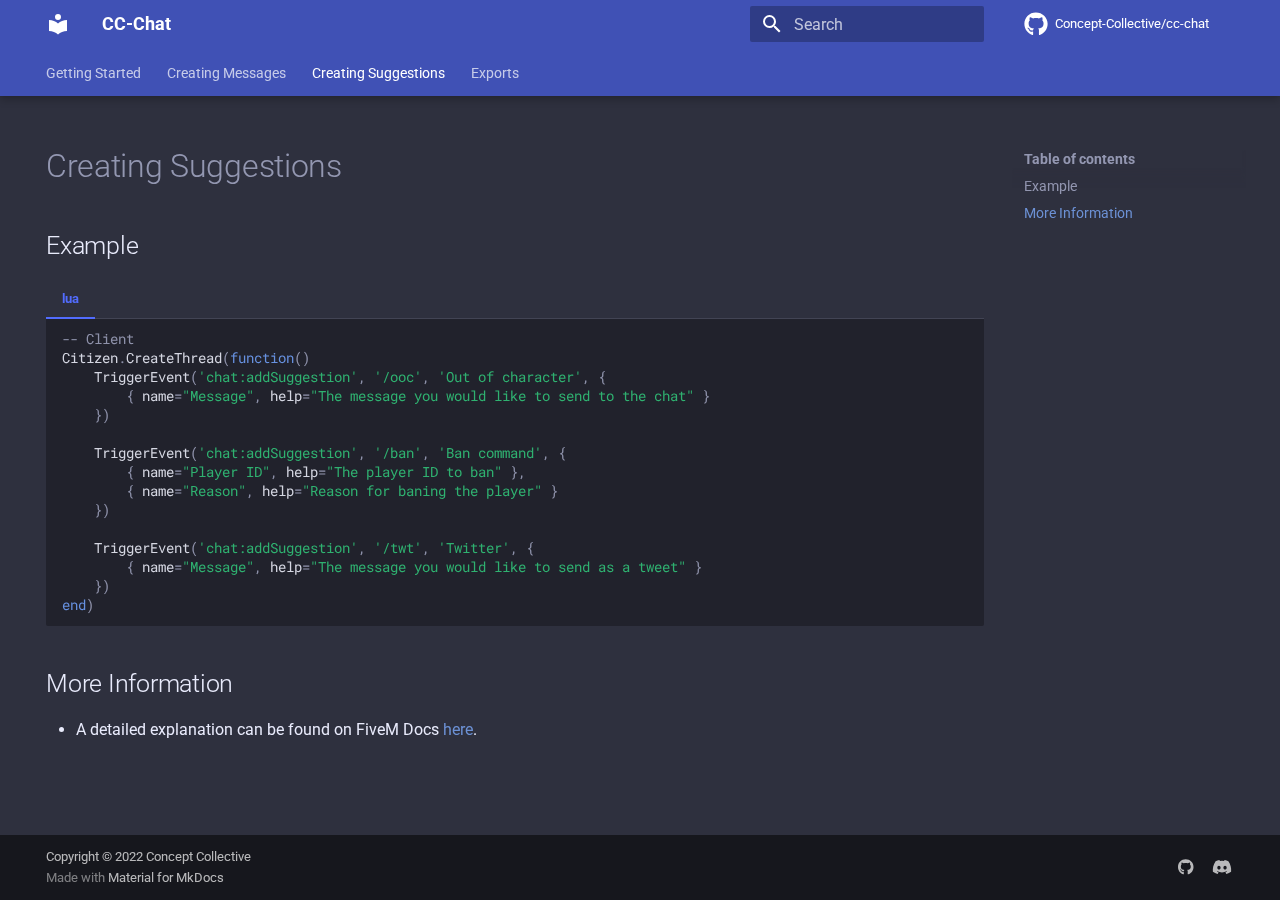
<file: create-suggestion/index.html>
<!doctype html>
<html lang="en" class="no-js">
  <head>
    
      <meta charset="utf-8">
      <meta name="viewport" content="width=device-width,initial-scale=1">
      
        <meta name="description" content="Documentation">
      
      
        <meta name="author" content="Concept Collective">
      
      
      
        <link rel="prev" href="../message-template/">
      
      
        <link rel="next" href="../exports/">
      
      <link rel="icon" href="../assets/images/favicon.png">
      <meta name="generator" content="mkdocs-1.4.3, mkdocs-material-9.1.14">
    
    
      
        <title>Creating Suggestions - CC-Chat</title>
      
    
    
      <link rel="stylesheet" href="../assets/stylesheets/main.85bb2934.min.css">
      
        
        <link rel="stylesheet" href="../assets/stylesheets/palette.a6bdf11c.min.css">
      
      

    
    
    
      
        
        
        <link rel="preconnect" href="https://fonts.gstatic.com" crossorigin>
        <link rel="stylesheet" href="https://fonts.googleapis.com/css?family=Roboto:300,300i,400,400i,700,700i%7CRoboto+Mono:400,400i,700,700i&display=fallback">
        <style>:root{--md-text-font:"Roboto";--md-code-font:"Roboto Mono"}</style>
      
    
    
    <script>__md_scope=new URL("..",location),__md_hash=e=>[...e].reduce((e,_)=>(e<<5)-e+_.charCodeAt(0),0),__md_get=(e,_=localStorage,t=__md_scope)=>JSON.parse(_.getItem(t.pathname+"."+e)),__md_set=(e,_,t=localStorage,a=__md_scope)=>{try{t.setItem(a.pathname+"."+e,JSON.stringify(_))}catch(e){}}</script>
    
      

    
    
    
  </head>
  
  
    
    
    
    
    
    <body dir="ltr" data-md-color-scheme="slate" data-md-color-primary="indigo" data-md-color-accent="indigo">
  
    
    
    <input class="md-toggle" data-md-toggle="drawer" type="checkbox" id="__drawer" autocomplete="off">
    <input class="md-toggle" data-md-toggle="search" type="checkbox" id="__search" autocomplete="off">
    <label class="md-overlay" for="__drawer"></label>
    <div data-md-component="skip">
      
        
        <a href="#example" class="md-skip">
          Skip to content
        </a>
      
    </div>
    <div data-md-component="announce">
      
    </div>
    
    
      

  

<header class="md-header md-header--shadow md-header--lifted" data-md-component="header">
  <nav class="md-header__inner md-grid" aria-label="Header">
    <a href=".." title="CC-Chat" class="md-header__button md-logo" aria-label="CC-Chat" data-md-component="logo">
      
  
  <svg xmlns="http://www.w3.org/2000/svg" viewBox="0 0 24 24"><path d="M12 8a3 3 0 0 0 3-3 3 3 0 0 0-3-3 3 3 0 0 0-3 3 3 3 0 0 0 3 3m0 3.54C9.64 9.35 6.5 8 3 8v11c3.5 0 6.64 1.35 9 3.54 2.36-2.19 5.5-3.54 9-3.54V8c-3.5 0-6.64 1.35-9 3.54Z"/></svg>

    </a>
    <label class="md-header__button md-icon" for="__drawer">
      <svg xmlns="http://www.w3.org/2000/svg" viewBox="0 0 24 24"><path d="M3 6h18v2H3V6m0 5h18v2H3v-2m0 5h18v2H3v-2Z"/></svg>
    </label>
    <div class="md-header__title" data-md-component="header-title">
      <div class="md-header__ellipsis">
        <div class="md-header__topic">
          <span class="md-ellipsis">
            CC-Chat
          </span>
        </div>
        <div class="md-header__topic" data-md-component="header-topic">
          <span class="md-ellipsis">
            
              Creating Suggestions
            
          </span>
        </div>
      </div>
    </div>
    
      
    
    
    
      <label class="md-header__button md-icon" for="__search">
        <svg xmlns="http://www.w3.org/2000/svg" viewBox="0 0 24 24"><path d="M9.5 3A6.5 6.5 0 0 1 16 9.5c0 1.61-.59 3.09-1.56 4.23l.27.27h.79l5 5-1.5 1.5-5-5v-.79l-.27-.27A6.516 6.516 0 0 1 9.5 16 6.5 6.5 0 0 1 3 9.5 6.5 6.5 0 0 1 9.5 3m0 2C7 5 5 7 5 9.5S7 14 9.5 14 14 12 14 9.5 12 5 9.5 5Z"/></svg>
      </label>
      <div class="md-search" data-md-component="search" role="dialog">
  <label class="md-search__overlay" for="__search"></label>
  <div class="md-search__inner" role="search">
    <form class="md-search__form" name="search">
      <input type="text" class="md-search__input" name="query" aria-label="Search" placeholder="Search" autocapitalize="off" autocorrect="off" autocomplete="off" spellcheck="false" data-md-component="search-query" required>
      <label class="md-search__icon md-icon" for="__search">
        <svg xmlns="http://www.w3.org/2000/svg" viewBox="0 0 24 24"><path d="M9.5 3A6.5 6.5 0 0 1 16 9.5c0 1.61-.59 3.09-1.56 4.23l.27.27h.79l5 5-1.5 1.5-5-5v-.79l-.27-.27A6.516 6.516 0 0 1 9.5 16 6.5 6.5 0 0 1 3 9.5 6.5 6.5 0 0 1 9.5 3m0 2C7 5 5 7 5 9.5S7 14 9.5 14 14 12 14 9.5 12 5 9.5 5Z"/></svg>
        <svg xmlns="http://www.w3.org/2000/svg" viewBox="0 0 24 24"><path d="M20 11v2H8l5.5 5.5-1.42 1.42L4.16 12l7.92-7.92L13.5 5.5 8 11h12Z"/></svg>
      </label>
      <nav class="md-search__options" aria-label="Search">
        
        <button type="reset" class="md-search__icon md-icon" title="Clear" aria-label="Clear" tabindex="-1">
          <svg xmlns="http://www.w3.org/2000/svg" viewBox="0 0 24 24"><path d="M19 6.41 17.59 5 12 10.59 6.41 5 5 6.41 10.59 12 5 17.59 6.41 19 12 13.41 17.59 19 19 17.59 13.41 12 19 6.41Z"/></svg>
        </button>
      </nav>
      
    </form>
    <div class="md-search__output">
      <div class="md-search__scrollwrap" data-md-scrollfix>
        <div class="md-search-result" data-md-component="search-result">
          <div class="md-search-result__meta">
            Initializing search
          </div>
          <ol class="md-search-result__list" role="presentation"></ol>
        </div>
      </div>
    </div>
  </div>
</div>
    
    
      <div class="md-header__source">
        <a href="https://github.com/Concept-Collective/cc-chat" title="Go to repository" class="md-source" data-md-component="source">
  <div class="md-source__icon md-icon">
    
    <svg xmlns="http://www.w3.org/2000/svg" viewBox="0 0 496 512"><!--! Font Awesome Free 6.4.0 by @fontawesome - https://fontawesome.com License - https://fontawesome.com/license/free (Icons: CC BY 4.0, Fonts: SIL OFL 1.1, Code: MIT License) Copyright 2023 Fonticons, Inc.--><path d="M165.9 397.4c0 2-2.3 3.6-5.2 3.6-3.3.3-5.6-1.3-5.6-3.6 0-2 2.3-3.6 5.2-3.6 3-.3 5.6 1.3 5.6 3.6zm-31.1-4.5c-.7 2 1.3 4.3 4.3 4.9 2.6 1 5.6 0 6.2-2s-1.3-4.3-4.3-5.2c-2.6-.7-5.5.3-6.2 2.3zm44.2-1.7c-2.9.7-4.9 2.6-4.6 4.9.3 2 2.9 3.3 5.9 2.6 2.9-.7 4.9-2.6 4.6-4.6-.3-1.9-3-3.2-5.9-2.9zM244.8 8C106.1 8 0 113.3 0 252c0 110.9 69.8 205.8 169.5 239.2 12.8 2.3 17.3-5.6 17.3-12.1 0-6.2-.3-40.4-.3-61.4 0 0-70 15-84.7-29.8 0 0-11.4-29.1-27.8-36.6 0 0-22.9-15.7 1.6-15.4 0 0 24.9 2 38.6 25.8 21.9 38.6 58.6 27.5 72.9 20.9 2.3-16 8.8-27.1 16-33.7-55.9-6.2-112.3-14.3-112.3-110.5 0-27.5 7.6-41.3 23.6-58.9-2.6-6.5-11.1-33.3 2.6-67.9 20.9-6.5 69 27 69 27 20-5.6 41.5-8.5 62.8-8.5s42.8 2.9 62.8 8.5c0 0 48.1-33.6 69-27 13.7 34.7 5.2 61.4 2.6 67.9 16 17.7 25.8 31.5 25.8 58.9 0 96.5-58.9 104.2-114.8 110.5 9.2 7.9 17 22.9 17 46.4 0 33.7-.3 75.4-.3 83.6 0 6.5 4.6 14.4 17.3 12.1C428.2 457.8 496 362.9 496 252 496 113.3 383.5 8 244.8 8zM97.2 352.9c-1.3 1-1 3.3.7 5.2 1.6 1.6 3.9 2.3 5.2 1 1.3-1 1-3.3-.7-5.2-1.6-1.6-3.9-2.3-5.2-1zm-10.8-8.1c-.7 1.3.3 2.9 2.3 3.9 1.6 1 3.6.7 4.3-.7.7-1.3-.3-2.9-2.3-3.9-2-.6-3.6-.3-4.3.7zm32.4 35.6c-1.6 1.3-1 4.3 1.3 6.2 2.3 2.3 5.2 2.6 6.5 1 1.3-1.3.7-4.3-1.3-6.2-2.2-2.3-5.2-2.6-6.5-1zm-11.4-14.7c-1.6 1-1.6 3.6 0 5.9 1.6 2.3 4.3 3.3 5.6 2.3 1.6-1.3 1.6-3.9 0-6.2-1.4-2.3-4-3.3-5.6-2z"/></svg>
  </div>
  <div class="md-source__repository">
    Concept-Collective/cc-chat
  </div>
</a>
      </div>
    
  </nav>
  
    
      
<nav class="md-tabs" aria-label="Tabs" data-md-component="tabs">
  <div class="md-grid">
    <ul class="md-tabs__list">
      
        
  
  


  <li class="md-tabs__item">
    <a href=".." class="md-tabs__link">
      Getting Started
    </a>
  </li>

      
        
  
  


  <li class="md-tabs__item">
    <a href="../message-template/" class="md-tabs__link">
      Creating Messages
    </a>
  </li>

      
        
  
  
    
  


  <li class="md-tabs__item">
    <a href="./" class="md-tabs__link md-tabs__link--active">
      Creating Suggestions
    </a>
  </li>

      
        
  
  


  <li class="md-tabs__item">
    <a href="../exports/" class="md-tabs__link">
      Exports
    </a>
  </li>

      
    </ul>
  </div>
</nav>
    
  
</header>
    
    <div class="md-container" data-md-component="container">
      
      
        
      
      <main class="md-main" data-md-component="main">
        <div class="md-main__inner md-grid">
          
            
              
                
              
              <div class="md-sidebar md-sidebar--primary" data-md-component="sidebar" data-md-type="navigation" hidden>
                <div class="md-sidebar__scrollwrap">
                  <div class="md-sidebar__inner">
                    

  


<nav class="md-nav md-nav--primary md-nav--lifted" aria-label="Navigation" data-md-level="0">
  <label class="md-nav__title" for="__drawer">
    <a href=".." title="CC-Chat" class="md-nav__button md-logo" aria-label="CC-Chat" data-md-component="logo">
      
  
  <svg xmlns="http://www.w3.org/2000/svg" viewBox="0 0 24 24"><path d="M12 8a3 3 0 0 0 3-3 3 3 0 0 0-3-3 3 3 0 0 0-3 3 3 3 0 0 0 3 3m0 3.54C9.64 9.35 6.5 8 3 8v11c3.5 0 6.64 1.35 9 3.54 2.36-2.19 5.5-3.54 9-3.54V8c-3.5 0-6.64 1.35-9 3.54Z"/></svg>

    </a>
    CC-Chat
  </label>
  
    <div class="md-nav__source">
      <a href="https://github.com/Concept-Collective/cc-chat" title="Go to repository" class="md-source" data-md-component="source">
  <div class="md-source__icon md-icon">
    
    <svg xmlns="http://www.w3.org/2000/svg" viewBox="0 0 496 512"><!--! Font Awesome Free 6.4.0 by @fontawesome - https://fontawesome.com License - https://fontawesome.com/license/free (Icons: CC BY 4.0, Fonts: SIL OFL 1.1, Code: MIT License) Copyright 2023 Fonticons, Inc.--><path d="M165.9 397.4c0 2-2.3 3.6-5.2 3.6-3.3.3-5.6-1.3-5.6-3.6 0-2 2.3-3.6 5.2-3.6 3-.3 5.6 1.3 5.6 3.6zm-31.1-4.5c-.7 2 1.3 4.3 4.3 4.9 2.6 1 5.6 0 6.2-2s-1.3-4.3-4.3-5.2c-2.6-.7-5.5.3-6.2 2.3zm44.2-1.7c-2.9.7-4.9 2.6-4.6 4.9.3 2 2.9 3.3 5.9 2.6 2.9-.7 4.9-2.6 4.6-4.6-.3-1.9-3-3.2-5.9-2.9zM244.8 8C106.1 8 0 113.3 0 252c0 110.9 69.8 205.8 169.5 239.2 12.8 2.3 17.3-5.6 17.3-12.1 0-6.2-.3-40.4-.3-61.4 0 0-70 15-84.7-29.8 0 0-11.4-29.1-27.8-36.6 0 0-22.9-15.7 1.6-15.4 0 0 24.9 2 38.6 25.8 21.9 38.6 58.6 27.5 72.9 20.9 2.3-16 8.8-27.1 16-33.7-55.9-6.2-112.3-14.3-112.3-110.5 0-27.5 7.6-41.3 23.6-58.9-2.6-6.5-11.1-33.3 2.6-67.9 20.9-6.5 69 27 69 27 20-5.6 41.5-8.5 62.8-8.5s42.8 2.9 62.8 8.5c0 0 48.1-33.6 69-27 13.7 34.7 5.2 61.4 2.6 67.9 16 17.7 25.8 31.5 25.8 58.9 0 96.5-58.9 104.2-114.8 110.5 9.2 7.9 17 22.9 17 46.4 0 33.7-.3 75.4-.3 83.6 0 6.5 4.6 14.4 17.3 12.1C428.2 457.8 496 362.9 496 252 496 113.3 383.5 8 244.8 8zM97.2 352.9c-1.3 1-1 3.3.7 5.2 1.6 1.6 3.9 2.3 5.2 1 1.3-1 1-3.3-.7-5.2-1.6-1.6-3.9-2.3-5.2-1zm-10.8-8.1c-.7 1.3.3 2.9 2.3 3.9 1.6 1 3.6.7 4.3-.7.7-1.3-.3-2.9-2.3-3.9-2-.6-3.6-.3-4.3.7zm32.4 35.6c-1.6 1.3-1 4.3 1.3 6.2 2.3 2.3 5.2 2.6 6.5 1 1.3-1.3.7-4.3-1.3-6.2-2.2-2.3-5.2-2.6-6.5-1zm-11.4-14.7c-1.6 1-1.6 3.6 0 5.9 1.6 2.3 4.3 3.3 5.6 2.3 1.6-1.3 1.6-3.9 0-6.2-1.4-2.3-4-3.3-5.6-2z"/></svg>
  </div>
  <div class="md-source__repository">
    Concept-Collective/cc-chat
  </div>
</a>
    </div>
  
  <ul class="md-nav__list" data-md-scrollfix>
    
      
      
      

  
  
  
    <li class="md-nav__item">
      <a href=".." class="md-nav__link">
        Getting Started
      </a>
    </li>
  

    
      
      
      

  
  
  
    <li class="md-nav__item">
      <a href="../message-template/" class="md-nav__link">
        Creating Messages
      </a>
    </li>
  

    
      
      
      

  
  
    
  
  
    <li class="md-nav__item md-nav__item--active">
      
      <input class="md-nav__toggle md-toggle" type="checkbox" id="__toc">
      
      
      
        <label class="md-nav__link md-nav__link--active" for="__toc">
          Creating Suggestions
          <span class="md-nav__icon md-icon"></span>
        </label>
      
      <a href="./" class="md-nav__link md-nav__link--active">
        Creating Suggestions
      </a>
      
        

<nav class="md-nav md-nav--secondary" aria-label="Table of contents">
  
  
  
  
    <label class="md-nav__title" for="__toc">
      <span class="md-nav__icon md-icon"></span>
      Table of contents
    </label>
    <ul class="md-nav__list" data-md-component="toc" data-md-scrollfix>
      
        <li class="md-nav__item">
  <a href="#example" class="md-nav__link">
    Example
  </a>
  
</li>
      
        <li class="md-nav__item">
  <a href="#more-information" class="md-nav__link">
    More Information
  </a>
  
</li>
      
    </ul>
  
</nav>
      
    </li>
  

    
      
      
      

  
  
  
    <li class="md-nav__item">
      <a href="../exports/" class="md-nav__link">
        Exports
      </a>
    </li>
  

    
  </ul>
</nav>
                  </div>
                </div>
              </div>
            
            
              
                
              
              <div class="md-sidebar md-sidebar--secondary" data-md-component="sidebar" data-md-type="toc" >
                <div class="md-sidebar__scrollwrap">
                  <div class="md-sidebar__inner">
                    

<nav class="md-nav md-nav--secondary" aria-label="Table of contents">
  
  
  
  
    <label class="md-nav__title" for="__toc">
      <span class="md-nav__icon md-icon"></span>
      Table of contents
    </label>
    <ul class="md-nav__list" data-md-component="toc" data-md-scrollfix>
      
        <li class="md-nav__item">
  <a href="#example" class="md-nav__link">
    Example
  </a>
  
</li>
      
        <li class="md-nav__item">
  <a href="#more-information" class="md-nav__link">
    More Information
  </a>
  
</li>
      
    </ul>
  
</nav>
                  </div>
                </div>
              </div>
            
          
          
            <div class="md-content" data-md-component="content">
              <article class="md-content__inner md-typeset">
                
                  

  
  


  <h1>Creating Suggestions</h1>

<h2 id="example">Example<a class="headerlink" href="#example" title="Permanent link">&para;</a></h2>
<div class="tabbed-set tabbed-alternate" data-tabs="1:1"><input checked="checked" id="__tabbed_1_1" name="__tabbed_1" type="radio" /><div class="tabbed-labels"><label for="__tabbed_1_1">lua</label></div>
<div class="tabbed-content">
<div class="tabbed-block">
<div class="highlight"><pre><span></span><code><span class="c1">-- Client</span>
<span class="n">Citizen</span><span class="p">.</span><span class="n">CreateThread</span><span class="p">(</span><span class="kr">function</span><span class="p">()</span>
    <span class="n">TriggerEvent</span><span class="p">(</span><span class="s1">&#39;chat:addSuggestion&#39;</span><span class="p">,</span> <span class="s1">&#39;/ooc&#39;</span><span class="p">,</span> <span class="s1">&#39;Out of character&#39;</span><span class="p">,</span> <span class="p">{</span>
        <span class="p">{</span> <span class="n">name</span><span class="o">=</span><span class="s2">&quot;Message&quot;</span><span class="p">,</span> <span class="n">help</span><span class="o">=</span><span class="s2">&quot;The message you would like to send to the chat&quot;</span> <span class="p">}</span>
    <span class="p">})</span>

    <span class="n">TriggerEvent</span><span class="p">(</span><span class="s1">&#39;chat:addSuggestion&#39;</span><span class="p">,</span> <span class="s1">&#39;/ban&#39;</span><span class="p">,</span> <span class="s1">&#39;Ban command&#39;</span><span class="p">,</span> <span class="p">{</span>
        <span class="p">{</span> <span class="n">name</span><span class="o">=</span><span class="s2">&quot;Player ID&quot;</span><span class="p">,</span> <span class="n">help</span><span class="o">=</span><span class="s2">&quot;The player ID to ban&quot;</span> <span class="p">},</span>
        <span class="p">{</span> <span class="n">name</span><span class="o">=</span><span class="s2">&quot;Reason&quot;</span><span class="p">,</span> <span class="n">help</span><span class="o">=</span><span class="s2">&quot;Reason for baning the player&quot;</span> <span class="p">}</span>
    <span class="p">})</span>

    <span class="n">TriggerEvent</span><span class="p">(</span><span class="s1">&#39;chat:addSuggestion&#39;</span><span class="p">,</span> <span class="s1">&#39;/twt&#39;</span><span class="p">,</span> <span class="s1">&#39;Twitter&#39;</span><span class="p">,</span> <span class="p">{</span>
        <span class="p">{</span> <span class="n">name</span><span class="o">=</span><span class="s2">&quot;Message&quot;</span><span class="p">,</span> <span class="n">help</span><span class="o">=</span><span class="s2">&quot;The message you would like to send as a tweet&quot;</span> <span class="p">}</span>
    <span class="p">})</span>
<span class="kr">end</span><span class="p">)</span>
</code></pre></div>
</div>
</div>
</div>
<h2 id="more-information">More Information<a class="headerlink" href="#more-information" title="Permanent link">&para;</a></h2>
<ul>
<li>A detailed explanation can be found on FiveM Docs <a href="https://docs.fivem.net/docs/resources/chat/events/chat-addSuggestion/">here</a>.</li>
</ul>



  



                
              </article>
            </div>
          
          
  <script>var tabs=__md_get("__tabs");if(Array.isArray(tabs))e:for(var set of document.querySelectorAll(".tabbed-set")){var tab,labels=set.querySelector(".tabbed-labels");for(tab of tabs)for(var label of labels.getElementsByTagName("label"))if(label.innerText.trim()===tab){var input=document.getElementById(label.htmlFor);input.checked=!0;continue e}}</script>

        </div>
        
          <button type="button" class="md-top md-icon" data-md-component="top" hidden>
            <svg xmlns="http://www.w3.org/2000/svg" viewBox="0 0 24 24"><path d="M13 20h-2V8l-5.5 5.5-1.42-1.42L12 4.16l7.92 7.92-1.42 1.42L13 8v12Z"/></svg>
            Back to top
          </button>
        
      </main>
      
        <footer class="md-footer">
  
  <div class="md-footer-meta md-typeset">
    <div class="md-footer-meta__inner md-grid">
      <div class="md-copyright">
  
    <div class="md-copyright__highlight">
      Copyright &copy; 2022 Concept Collective
    </div>
  
  
    Made with
    <a href="https://squidfunk.github.io/mkdocs-material/" target="_blank" rel="noopener">
      Material for MkDocs
    </a>
  
</div>
      
        <div class="md-social">
  
    
    
    
    
      
      
    
    <a href="https://github.com/Concept-Collective" target="_blank" rel="noopener" title="github.com" class="md-social__link">
      <svg xmlns="http://www.w3.org/2000/svg" viewBox="0 0 496 512"><!--! Font Awesome Free 6.4.0 by @fontawesome - https://fontawesome.com License - https://fontawesome.com/license/free (Icons: CC BY 4.0, Fonts: SIL OFL 1.1, Code: MIT License) Copyright 2023 Fonticons, Inc.--><path d="M165.9 397.4c0 2-2.3 3.6-5.2 3.6-3.3.3-5.6-1.3-5.6-3.6 0-2 2.3-3.6 5.2-3.6 3-.3 5.6 1.3 5.6 3.6zm-31.1-4.5c-.7 2 1.3 4.3 4.3 4.9 2.6 1 5.6 0 6.2-2s-1.3-4.3-4.3-5.2c-2.6-.7-5.5.3-6.2 2.3zm44.2-1.7c-2.9.7-4.9 2.6-4.6 4.9.3 2 2.9 3.3 5.9 2.6 2.9-.7 4.9-2.6 4.6-4.6-.3-1.9-3-3.2-5.9-2.9zM244.8 8C106.1 8 0 113.3 0 252c0 110.9 69.8 205.8 169.5 239.2 12.8 2.3 17.3-5.6 17.3-12.1 0-6.2-.3-40.4-.3-61.4 0 0-70 15-84.7-29.8 0 0-11.4-29.1-27.8-36.6 0 0-22.9-15.7 1.6-15.4 0 0 24.9 2 38.6 25.8 21.9 38.6 58.6 27.5 72.9 20.9 2.3-16 8.8-27.1 16-33.7-55.9-6.2-112.3-14.3-112.3-110.5 0-27.5 7.6-41.3 23.6-58.9-2.6-6.5-11.1-33.3 2.6-67.9 20.9-6.5 69 27 69 27 20-5.6 41.5-8.5 62.8-8.5s42.8 2.9 62.8 8.5c0 0 48.1-33.6 69-27 13.7 34.7 5.2 61.4 2.6 67.9 16 17.7 25.8 31.5 25.8 58.9 0 96.5-58.9 104.2-114.8 110.5 9.2 7.9 17 22.9 17 46.4 0 33.7-.3 75.4-.3 83.6 0 6.5 4.6 14.4 17.3 12.1C428.2 457.8 496 362.9 496 252 496 113.3 383.5 8 244.8 8zM97.2 352.9c-1.3 1-1 3.3.7 5.2 1.6 1.6 3.9 2.3 5.2 1 1.3-1 1-3.3-.7-5.2-1.6-1.6-3.9-2.3-5.2-1zm-10.8-8.1c-.7 1.3.3 2.9 2.3 3.9 1.6 1 3.6.7 4.3-.7.7-1.3-.3-2.9-2.3-3.9-2-.6-3.6-.3-4.3.7zm32.4 35.6c-1.6 1.3-1 4.3 1.3 6.2 2.3 2.3 5.2 2.6 6.5 1 1.3-1.3.7-4.3-1.3-6.2-2.2-2.3-5.2-2.6-6.5-1zm-11.4-14.7c-1.6 1-1.6 3.6 0 5.9 1.6 2.3 4.3 3.3 5.6 2.3 1.6-1.3 1.6-3.9 0-6.2-1.4-2.3-4-3.3-5.6-2z"/></svg>
    </a>
  
    
    
    
    
      
      
    
    <a href="https://discord.conceptcollective.net" target="_blank" rel="noopener" title="discord.conceptcollective.net" class="md-social__link">
      <svg xmlns="http://www.w3.org/2000/svg" viewBox="0 0 640 512"><!--! Font Awesome Free 6.4.0 by @fontawesome - https://fontawesome.com License - https://fontawesome.com/license/free (Icons: CC BY 4.0, Fonts: SIL OFL 1.1, Code: MIT License) Copyright 2023 Fonticons, Inc.--><path d="M524.531 69.836a1.5 1.5 0 0 0-.764-.7A485.065 485.065 0 0 0 404.081 32.03a1.816 1.816 0 0 0-1.923.91 337.461 337.461 0 0 0-14.9 30.6 447.848 447.848 0 0 0-134.426 0 309.541 309.541 0 0 0-15.135-30.6 1.89 1.89 0 0 0-1.924-.91 483.689 483.689 0 0 0-119.688 37.107 1.712 1.712 0 0 0-.788.676C39.068 183.651 18.186 294.69 28.43 404.354a2.016 2.016 0 0 0 .765 1.375 487.666 487.666 0 0 0 146.825 74.189 1.9 1.9 0 0 0 2.063-.676A348.2 348.2 0 0 0 208.12 430.4a1.86 1.86 0 0 0-1.019-2.588 321.173 321.173 0 0 1-45.868-21.853 1.885 1.885 0 0 1-.185-3.126 251.047 251.047 0 0 0 9.109-7.137 1.819 1.819 0 0 1 1.9-.256c96.229 43.917 200.41 43.917 295.5 0a1.812 1.812 0 0 1 1.924.233 234.533 234.533 0 0 0 9.132 7.16 1.884 1.884 0 0 1-.162 3.126 301.407 301.407 0 0 1-45.89 21.83 1.875 1.875 0 0 0-1 2.611 391.055 391.055 0 0 0 30.014 48.815 1.864 1.864 0 0 0 2.063.7A486.048 486.048 0 0 0 610.7 405.729a1.882 1.882 0 0 0 .765-1.352c12.264-126.783-20.532-236.912-86.934-334.541ZM222.491 337.58c-28.972 0-52.844-26.587-52.844-59.239s23.409-59.241 52.844-59.241c29.665 0 53.306 26.82 52.843 59.239 0 32.654-23.41 59.241-52.843 59.241Zm195.38 0c-28.971 0-52.843-26.587-52.843-59.239s23.409-59.241 52.843-59.241c29.667 0 53.307 26.82 52.844 59.239 0 32.654-23.177 59.241-52.844 59.241Z"/></svg>
    </a>
  
</div>
      
    </div>
  </div>
</footer>
      
    </div>
    <div class="md-dialog" data-md-component="dialog">
      <div class="md-dialog__inner md-typeset"></div>
    </div>
    
    <script id="__config" type="application/json">{"base": "..", "features": ["tabs", "navigation.instant", "navigation.tabs", "navigation.tabs.sticky", "navigation.sections", "navigation.top", "content.tabs.link", "navigation.expand"], "search": "../assets/javascripts/workers/search.208ed371.min.js", "translations": {"clipboard.copied": "Copied to clipboard", "clipboard.copy": "Copy to clipboard", "search.result.more.one": "1 more on this page", "search.result.more.other": "# more on this page", "search.result.none": "No matching documents", "search.result.one": "1 matching document", "search.result.other": "# matching documents", "search.result.placeholder": "Type to start searching", "search.result.term.missing": "Missing", "select.version": "Select version"}}</script>
    
    
      <script src="../assets/javascripts/bundle.b4d07000.min.js"></script>
      
    
  </body>
</html>
</file>
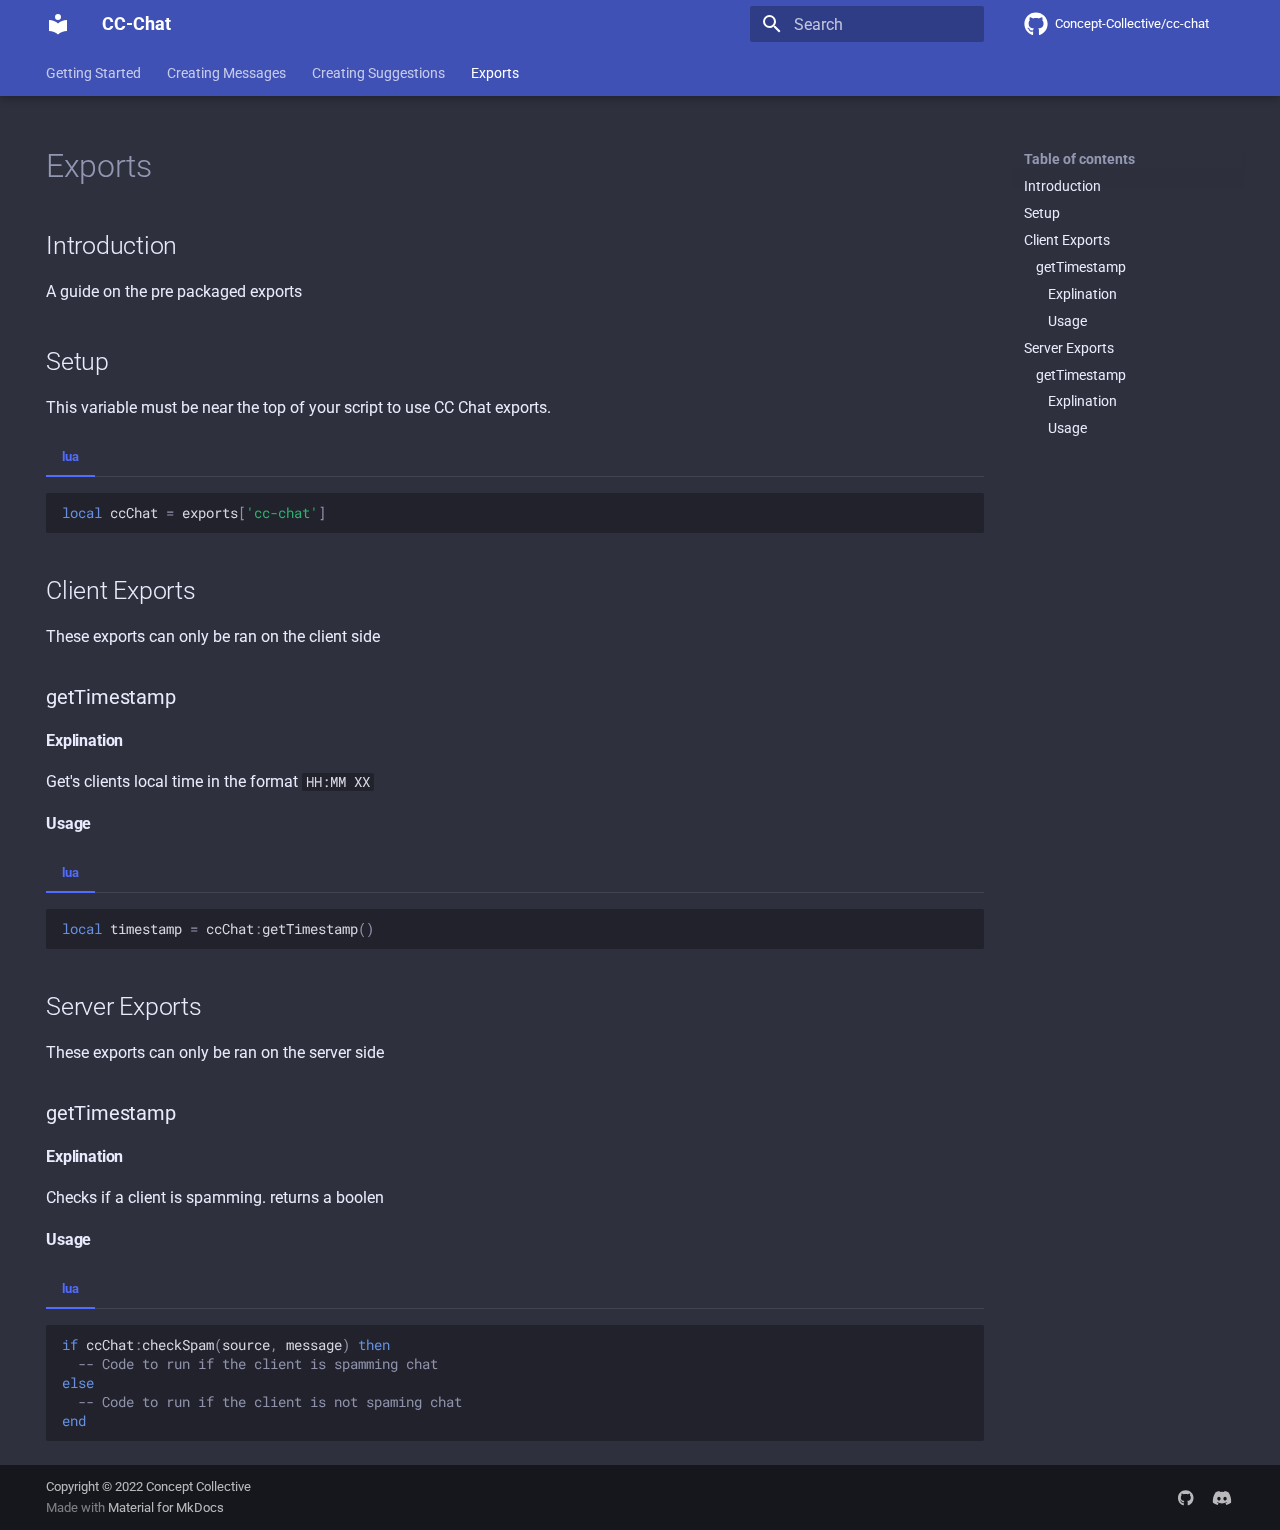
<file: exports/index.html>
<!doctype html>
<html lang="en" class="no-js">
  <head>
    
      <meta charset="utf-8">
      <meta name="viewport" content="width=device-width,initial-scale=1">
      
        <meta name="description" content="Documentation">
      
      
        <meta name="author" content="Concept Collective">
      
      
      
        <link rel="prev" href="../create-suggestion/">
      
      
      <link rel="icon" href="../assets/images/favicon.png">
      <meta name="generator" content="mkdocs-1.4.3, mkdocs-material-9.1.14">
    
    
      
        <title>Exports - CC-Chat</title>
      
    
    
      <link rel="stylesheet" href="../assets/stylesheets/main.85bb2934.min.css">
      
        
        <link rel="stylesheet" href="../assets/stylesheets/palette.a6bdf11c.min.css">
      
      

    
    
    
      
        
        
        <link rel="preconnect" href="https://fonts.gstatic.com" crossorigin>
        <link rel="stylesheet" href="https://fonts.googleapis.com/css?family=Roboto:300,300i,400,400i,700,700i%7CRoboto+Mono:400,400i,700,700i&display=fallback">
        <style>:root{--md-text-font:"Roboto";--md-code-font:"Roboto Mono"}</style>
      
    
    
    <script>__md_scope=new URL("..",location),__md_hash=e=>[...e].reduce((e,_)=>(e<<5)-e+_.charCodeAt(0),0),__md_get=(e,_=localStorage,t=__md_scope)=>JSON.parse(_.getItem(t.pathname+"."+e)),__md_set=(e,_,t=localStorage,a=__md_scope)=>{try{t.setItem(a.pathname+"."+e,JSON.stringify(_))}catch(e){}}</script>
    
      

    
    
    
  </head>
  
  
    
    
    
    
    
    <body dir="ltr" data-md-color-scheme="slate" data-md-color-primary="indigo" data-md-color-accent="indigo">
  
    
    
    <input class="md-toggle" data-md-toggle="drawer" type="checkbox" id="__drawer" autocomplete="off">
    <input class="md-toggle" data-md-toggle="search" type="checkbox" id="__search" autocomplete="off">
    <label class="md-overlay" for="__drawer"></label>
    <div data-md-component="skip">
      
        
        <a href="#introduction" class="md-skip">
          Skip to content
        </a>
      
    </div>
    <div data-md-component="announce">
      
    </div>
    
    
      

  

<header class="md-header md-header--shadow md-header--lifted" data-md-component="header">
  <nav class="md-header__inner md-grid" aria-label="Header">
    <a href=".." title="CC-Chat" class="md-header__button md-logo" aria-label="CC-Chat" data-md-component="logo">
      
  
  <svg xmlns="http://www.w3.org/2000/svg" viewBox="0 0 24 24"><path d="M12 8a3 3 0 0 0 3-3 3 3 0 0 0-3-3 3 3 0 0 0-3 3 3 3 0 0 0 3 3m0 3.54C9.64 9.35 6.5 8 3 8v11c3.5 0 6.64 1.35 9 3.54 2.36-2.19 5.5-3.54 9-3.54V8c-3.5 0-6.64 1.35-9 3.54Z"/></svg>

    </a>
    <label class="md-header__button md-icon" for="__drawer">
      <svg xmlns="http://www.w3.org/2000/svg" viewBox="0 0 24 24"><path d="M3 6h18v2H3V6m0 5h18v2H3v-2m0 5h18v2H3v-2Z"/></svg>
    </label>
    <div class="md-header__title" data-md-component="header-title">
      <div class="md-header__ellipsis">
        <div class="md-header__topic">
          <span class="md-ellipsis">
            CC-Chat
          </span>
        </div>
        <div class="md-header__topic" data-md-component="header-topic">
          <span class="md-ellipsis">
            
              Exports
            
          </span>
        </div>
      </div>
    </div>
    
      
    
    
    
      <label class="md-header__button md-icon" for="__search">
        <svg xmlns="http://www.w3.org/2000/svg" viewBox="0 0 24 24"><path d="M9.5 3A6.5 6.5 0 0 1 16 9.5c0 1.61-.59 3.09-1.56 4.23l.27.27h.79l5 5-1.5 1.5-5-5v-.79l-.27-.27A6.516 6.516 0 0 1 9.5 16 6.5 6.5 0 0 1 3 9.5 6.5 6.5 0 0 1 9.5 3m0 2C7 5 5 7 5 9.5S7 14 9.5 14 14 12 14 9.5 12 5 9.5 5Z"/></svg>
      </label>
      <div class="md-search" data-md-component="search" role="dialog">
  <label class="md-search__overlay" for="__search"></label>
  <div class="md-search__inner" role="search">
    <form class="md-search__form" name="search">
      <input type="text" class="md-search__input" name="query" aria-label="Search" placeholder="Search" autocapitalize="off" autocorrect="off" autocomplete="off" spellcheck="false" data-md-component="search-query" required>
      <label class="md-search__icon md-icon" for="__search">
        <svg xmlns="http://www.w3.org/2000/svg" viewBox="0 0 24 24"><path d="M9.5 3A6.5 6.5 0 0 1 16 9.5c0 1.61-.59 3.09-1.56 4.23l.27.27h.79l5 5-1.5 1.5-5-5v-.79l-.27-.27A6.516 6.516 0 0 1 9.5 16 6.5 6.5 0 0 1 3 9.5 6.5 6.5 0 0 1 9.5 3m0 2C7 5 5 7 5 9.5S7 14 9.5 14 14 12 14 9.5 12 5 9.5 5Z"/></svg>
        <svg xmlns="http://www.w3.org/2000/svg" viewBox="0 0 24 24"><path d="M20 11v2H8l5.5 5.5-1.42 1.42L4.16 12l7.92-7.92L13.5 5.5 8 11h12Z"/></svg>
      </label>
      <nav class="md-search__options" aria-label="Search">
        
        <button type="reset" class="md-search__icon md-icon" title="Clear" aria-label="Clear" tabindex="-1">
          <svg xmlns="http://www.w3.org/2000/svg" viewBox="0 0 24 24"><path d="M19 6.41 17.59 5 12 10.59 6.41 5 5 6.41 10.59 12 5 17.59 6.41 19 12 13.41 17.59 19 19 17.59 13.41 12 19 6.41Z"/></svg>
        </button>
      </nav>
      
    </form>
    <div class="md-search__output">
      <div class="md-search__scrollwrap" data-md-scrollfix>
        <div class="md-search-result" data-md-component="search-result">
          <div class="md-search-result__meta">
            Initializing search
          </div>
          <ol class="md-search-result__list" role="presentation"></ol>
        </div>
      </div>
    </div>
  </div>
</div>
    
    
      <div class="md-header__source">
        <a href="https://github.com/Concept-Collective/cc-chat" title="Go to repository" class="md-source" data-md-component="source">
  <div class="md-source__icon md-icon">
    
    <svg xmlns="http://www.w3.org/2000/svg" viewBox="0 0 496 512"><!--! Font Awesome Free 6.4.0 by @fontawesome - https://fontawesome.com License - https://fontawesome.com/license/free (Icons: CC BY 4.0, Fonts: SIL OFL 1.1, Code: MIT License) Copyright 2023 Fonticons, Inc.--><path d="M165.9 397.4c0 2-2.3 3.6-5.2 3.6-3.3.3-5.6-1.3-5.6-3.6 0-2 2.3-3.6 5.2-3.6 3-.3 5.6 1.3 5.6 3.6zm-31.1-4.5c-.7 2 1.3 4.3 4.3 4.9 2.6 1 5.6 0 6.2-2s-1.3-4.3-4.3-5.2c-2.6-.7-5.5.3-6.2 2.3zm44.2-1.7c-2.9.7-4.9 2.6-4.6 4.9.3 2 2.9 3.3 5.9 2.6 2.9-.7 4.9-2.6 4.6-4.6-.3-1.9-3-3.2-5.9-2.9zM244.8 8C106.1 8 0 113.3 0 252c0 110.9 69.8 205.8 169.5 239.2 12.8 2.3 17.3-5.6 17.3-12.1 0-6.2-.3-40.4-.3-61.4 0 0-70 15-84.7-29.8 0 0-11.4-29.1-27.8-36.6 0 0-22.9-15.7 1.6-15.4 0 0 24.9 2 38.6 25.8 21.9 38.6 58.6 27.5 72.9 20.9 2.3-16 8.8-27.1 16-33.7-55.9-6.2-112.3-14.3-112.3-110.5 0-27.5 7.6-41.3 23.6-58.9-2.6-6.5-11.1-33.3 2.6-67.9 20.9-6.5 69 27 69 27 20-5.6 41.5-8.5 62.8-8.5s42.8 2.9 62.8 8.5c0 0 48.1-33.6 69-27 13.7 34.7 5.2 61.4 2.6 67.9 16 17.7 25.8 31.5 25.8 58.9 0 96.5-58.9 104.2-114.8 110.5 9.2 7.9 17 22.9 17 46.4 0 33.7-.3 75.4-.3 83.6 0 6.5 4.6 14.4 17.3 12.1C428.2 457.8 496 362.9 496 252 496 113.3 383.5 8 244.8 8zM97.2 352.9c-1.3 1-1 3.3.7 5.2 1.6 1.6 3.9 2.3 5.2 1 1.3-1 1-3.3-.7-5.2-1.6-1.6-3.9-2.3-5.2-1zm-10.8-8.1c-.7 1.3.3 2.9 2.3 3.9 1.6 1 3.6.7 4.3-.7.7-1.3-.3-2.9-2.3-3.9-2-.6-3.6-.3-4.3.7zm32.4 35.6c-1.6 1.3-1 4.3 1.3 6.2 2.3 2.3 5.2 2.6 6.5 1 1.3-1.3.7-4.3-1.3-6.2-2.2-2.3-5.2-2.6-6.5-1zm-11.4-14.7c-1.6 1-1.6 3.6 0 5.9 1.6 2.3 4.3 3.3 5.6 2.3 1.6-1.3 1.6-3.9 0-6.2-1.4-2.3-4-3.3-5.6-2z"/></svg>
  </div>
  <div class="md-source__repository">
    Concept-Collective/cc-chat
  </div>
</a>
      </div>
    
  </nav>
  
    
      
<nav class="md-tabs" aria-label="Tabs" data-md-component="tabs">
  <div class="md-grid">
    <ul class="md-tabs__list">
      
        
  
  


  <li class="md-tabs__item">
    <a href=".." class="md-tabs__link">
      Getting Started
    </a>
  </li>

      
        
  
  


  <li class="md-tabs__item">
    <a href="../message-template/" class="md-tabs__link">
      Creating Messages
    </a>
  </li>

      
        
  
  


  <li class="md-tabs__item">
    <a href="../create-suggestion/" class="md-tabs__link">
      Creating Suggestions
    </a>
  </li>

      
        
  
  
    
  


  <li class="md-tabs__item">
    <a href="./" class="md-tabs__link md-tabs__link--active">
      Exports
    </a>
  </li>

      
    </ul>
  </div>
</nav>
    
  
</header>
    
    <div class="md-container" data-md-component="container">
      
      
        
      
      <main class="md-main" data-md-component="main">
        <div class="md-main__inner md-grid">
          
            
              
                
              
              <div class="md-sidebar md-sidebar--primary" data-md-component="sidebar" data-md-type="navigation" hidden>
                <div class="md-sidebar__scrollwrap">
                  <div class="md-sidebar__inner">
                    

  


<nav class="md-nav md-nav--primary md-nav--lifted" aria-label="Navigation" data-md-level="0">
  <label class="md-nav__title" for="__drawer">
    <a href=".." title="CC-Chat" class="md-nav__button md-logo" aria-label="CC-Chat" data-md-component="logo">
      
  
  <svg xmlns="http://www.w3.org/2000/svg" viewBox="0 0 24 24"><path d="M12 8a3 3 0 0 0 3-3 3 3 0 0 0-3-3 3 3 0 0 0-3 3 3 3 0 0 0 3 3m0 3.54C9.64 9.35 6.5 8 3 8v11c3.5 0 6.64 1.35 9 3.54 2.36-2.19 5.5-3.54 9-3.54V8c-3.5 0-6.64 1.35-9 3.54Z"/></svg>

    </a>
    CC-Chat
  </label>
  
    <div class="md-nav__source">
      <a href="https://github.com/Concept-Collective/cc-chat" title="Go to repository" class="md-source" data-md-component="source">
  <div class="md-source__icon md-icon">
    
    <svg xmlns="http://www.w3.org/2000/svg" viewBox="0 0 496 512"><!--! Font Awesome Free 6.4.0 by @fontawesome - https://fontawesome.com License - https://fontawesome.com/license/free (Icons: CC BY 4.0, Fonts: SIL OFL 1.1, Code: MIT License) Copyright 2023 Fonticons, Inc.--><path d="M165.9 397.4c0 2-2.3 3.6-5.2 3.6-3.3.3-5.6-1.3-5.6-3.6 0-2 2.3-3.6 5.2-3.6 3-.3 5.6 1.3 5.6 3.6zm-31.1-4.5c-.7 2 1.3 4.3 4.3 4.9 2.6 1 5.6 0 6.2-2s-1.3-4.3-4.3-5.2c-2.6-.7-5.5.3-6.2 2.3zm44.2-1.7c-2.9.7-4.9 2.6-4.6 4.9.3 2 2.9 3.3 5.9 2.6 2.9-.7 4.9-2.6 4.6-4.6-.3-1.9-3-3.2-5.9-2.9zM244.8 8C106.1 8 0 113.3 0 252c0 110.9 69.8 205.8 169.5 239.2 12.8 2.3 17.3-5.6 17.3-12.1 0-6.2-.3-40.4-.3-61.4 0 0-70 15-84.7-29.8 0 0-11.4-29.1-27.8-36.6 0 0-22.9-15.7 1.6-15.4 0 0 24.9 2 38.6 25.8 21.9 38.6 58.6 27.5 72.9 20.9 2.3-16 8.8-27.1 16-33.7-55.9-6.2-112.3-14.3-112.3-110.5 0-27.5 7.6-41.3 23.6-58.9-2.6-6.5-11.1-33.3 2.6-67.9 20.9-6.5 69 27 69 27 20-5.6 41.5-8.5 62.8-8.5s42.8 2.9 62.8 8.5c0 0 48.1-33.6 69-27 13.7 34.7 5.2 61.4 2.6 67.9 16 17.7 25.8 31.5 25.8 58.9 0 96.5-58.9 104.2-114.8 110.5 9.2 7.9 17 22.9 17 46.4 0 33.7-.3 75.4-.3 83.6 0 6.5 4.6 14.4 17.3 12.1C428.2 457.8 496 362.9 496 252 496 113.3 383.5 8 244.8 8zM97.2 352.9c-1.3 1-1 3.3.7 5.2 1.6 1.6 3.9 2.3 5.2 1 1.3-1 1-3.3-.7-5.2-1.6-1.6-3.9-2.3-5.2-1zm-10.8-8.1c-.7 1.3.3 2.9 2.3 3.9 1.6 1 3.6.7 4.3-.7.7-1.3-.3-2.9-2.3-3.9-2-.6-3.6-.3-4.3.7zm32.4 35.6c-1.6 1.3-1 4.3 1.3 6.2 2.3 2.3 5.2 2.6 6.5 1 1.3-1.3.7-4.3-1.3-6.2-2.2-2.3-5.2-2.6-6.5-1zm-11.4-14.7c-1.6 1-1.6 3.6 0 5.9 1.6 2.3 4.3 3.3 5.6 2.3 1.6-1.3 1.6-3.9 0-6.2-1.4-2.3-4-3.3-5.6-2z"/></svg>
  </div>
  <div class="md-source__repository">
    Concept-Collective/cc-chat
  </div>
</a>
    </div>
  
  <ul class="md-nav__list" data-md-scrollfix>
    
      
      
      

  
  
  
    <li class="md-nav__item">
      <a href=".." class="md-nav__link">
        Getting Started
      </a>
    </li>
  

    
      
      
      

  
  
  
    <li class="md-nav__item">
      <a href="../message-template/" class="md-nav__link">
        Creating Messages
      </a>
    </li>
  

    
      
      
      

  
  
  
    <li class="md-nav__item">
      <a href="../create-suggestion/" class="md-nav__link">
        Creating Suggestions
      </a>
    </li>
  

    
      
      
      

  
  
    
  
  
    <li class="md-nav__item md-nav__item--active">
      
      <input class="md-nav__toggle md-toggle" type="checkbox" id="__toc">
      
      
      
        <label class="md-nav__link md-nav__link--active" for="__toc">
          Exports
          <span class="md-nav__icon md-icon"></span>
        </label>
      
      <a href="./" class="md-nav__link md-nav__link--active">
        Exports
      </a>
      
        

<nav class="md-nav md-nav--secondary" aria-label="Table of contents">
  
  
  
  
    <label class="md-nav__title" for="__toc">
      <span class="md-nav__icon md-icon"></span>
      Table of contents
    </label>
    <ul class="md-nav__list" data-md-component="toc" data-md-scrollfix>
      
        <li class="md-nav__item">
  <a href="#introduction" class="md-nav__link">
    Introduction
  </a>
  
</li>
      
        <li class="md-nav__item">
  <a href="#setup" class="md-nav__link">
    Setup
  </a>
  
</li>
      
        <li class="md-nav__item">
  <a href="#client-exports" class="md-nav__link">
    Client Exports
  </a>
  
    <nav class="md-nav" aria-label="Client Exports">
      <ul class="md-nav__list">
        
          <li class="md-nav__item">
  <a href="#gettimestamp" class="md-nav__link">
    getTimestamp
  </a>
  
    <nav class="md-nav" aria-label="getTimestamp">
      <ul class="md-nav__list">
        
          <li class="md-nav__item">
  <a href="#explination" class="md-nav__link">
    Explination
  </a>
  
</li>
        
          <li class="md-nav__item">
  <a href="#usage" class="md-nav__link">
    Usage
  </a>
  
</li>
        
      </ul>
    </nav>
  
</li>
        
      </ul>
    </nav>
  
</li>
      
        <li class="md-nav__item">
  <a href="#server-exports" class="md-nav__link">
    Server Exports
  </a>
  
    <nav class="md-nav" aria-label="Server Exports">
      <ul class="md-nav__list">
        
          <li class="md-nav__item">
  <a href="#gettimestamp_1" class="md-nav__link">
    getTimestamp
  </a>
  
    <nav class="md-nav" aria-label="getTimestamp">
      <ul class="md-nav__list">
        
          <li class="md-nav__item">
  <a href="#explination_1" class="md-nav__link">
    Explination
  </a>
  
</li>
        
          <li class="md-nav__item">
  <a href="#usage_1" class="md-nav__link">
    Usage
  </a>
  
</li>
        
      </ul>
    </nav>
  
</li>
        
      </ul>
    </nav>
  
</li>
      
    </ul>
  
</nav>
      
    </li>
  

    
  </ul>
</nav>
                  </div>
                </div>
              </div>
            
            
              
                
              
              <div class="md-sidebar md-sidebar--secondary" data-md-component="sidebar" data-md-type="toc" >
                <div class="md-sidebar__scrollwrap">
                  <div class="md-sidebar__inner">
                    

<nav class="md-nav md-nav--secondary" aria-label="Table of contents">
  
  
  
  
    <label class="md-nav__title" for="__toc">
      <span class="md-nav__icon md-icon"></span>
      Table of contents
    </label>
    <ul class="md-nav__list" data-md-component="toc" data-md-scrollfix>
      
        <li class="md-nav__item">
  <a href="#introduction" class="md-nav__link">
    Introduction
  </a>
  
</li>
      
        <li class="md-nav__item">
  <a href="#setup" class="md-nav__link">
    Setup
  </a>
  
</li>
      
        <li class="md-nav__item">
  <a href="#client-exports" class="md-nav__link">
    Client Exports
  </a>
  
    <nav class="md-nav" aria-label="Client Exports">
      <ul class="md-nav__list">
        
          <li class="md-nav__item">
  <a href="#gettimestamp" class="md-nav__link">
    getTimestamp
  </a>
  
    <nav class="md-nav" aria-label="getTimestamp">
      <ul class="md-nav__list">
        
          <li class="md-nav__item">
  <a href="#explination" class="md-nav__link">
    Explination
  </a>
  
</li>
        
          <li class="md-nav__item">
  <a href="#usage" class="md-nav__link">
    Usage
  </a>
  
</li>
        
      </ul>
    </nav>
  
</li>
        
      </ul>
    </nav>
  
</li>
      
        <li class="md-nav__item">
  <a href="#server-exports" class="md-nav__link">
    Server Exports
  </a>
  
    <nav class="md-nav" aria-label="Server Exports">
      <ul class="md-nav__list">
        
          <li class="md-nav__item">
  <a href="#gettimestamp_1" class="md-nav__link">
    getTimestamp
  </a>
  
    <nav class="md-nav" aria-label="getTimestamp">
      <ul class="md-nav__list">
        
          <li class="md-nav__item">
  <a href="#explination_1" class="md-nav__link">
    Explination
  </a>
  
</li>
        
          <li class="md-nav__item">
  <a href="#usage_1" class="md-nav__link">
    Usage
  </a>
  
</li>
        
      </ul>
    </nav>
  
</li>
        
      </ul>
    </nav>
  
</li>
      
    </ul>
  
</nav>
                  </div>
                </div>
              </div>
            
          
          
            <div class="md-content" data-md-component="content">
              <article class="md-content__inner md-typeset">
                
                  

  
  


  <h1>Exports</h1>

<h2 id="introduction">Introduction<a class="headerlink" href="#introduction" title="Permanent link">&para;</a></h2>
<p>A guide on the pre packaged exports</p>
<h2 id="setup">Setup<a class="headerlink" href="#setup" title="Permanent link">&para;</a></h2>
<p>This variable must be near the top of your script to use CC Chat exports.</p>
<div class="tabbed-set tabbed-alternate" data-tabs="1:1"><input checked="checked" id="__tabbed_1_1" name="__tabbed_1" type="radio" /><div class="tabbed-labels"><label for="__tabbed_1_1">lua</label></div>
<div class="tabbed-content">
<div class="tabbed-block"></div>
</div>
</div>
<div class="highlight"><pre><span></span><code><span class="kd">local</span> <span class="n">ccChat</span> <span class="o">=</span> <span class="n">exports</span><span class="p">[</span><span class="s1">&#39;cc-chat&#39;</span><span class="p">]</span>
</code></pre></div>
<h2 id="client-exports">Client Exports<a class="headerlink" href="#client-exports" title="Permanent link">&para;</a></h2>
<p>These exports can only be ran on the client side</p>
<h3 id="gettimestamp">getTimestamp<a class="headerlink" href="#gettimestamp" title="Permanent link">&para;</a></h3>
<h4 id="explination">Explination<a class="headerlink" href="#explination" title="Permanent link">&para;</a></h4>
<p>Get's clients local time in the format <code>HH:MM XX</code></p>
<h4 id="usage">Usage<a class="headerlink" href="#usage" title="Permanent link">&para;</a></h4>
<div class="tabbed-set tabbed-alternate" data-tabs="2:1"><input checked="checked" id="__tabbed_2_1" name="__tabbed_2" type="radio" /><div class="tabbed-labels"><label for="__tabbed_2_1">lua</label></div>
<div class="tabbed-content">
<div class="tabbed-block"></div>
</div>
</div>
<div class="highlight"><pre><span></span><code><span class="kd">local</span> <span class="n">timestamp</span> <span class="o">=</span> <span class="n">ccChat</span><span class="p">:</span><span class="n">getTimestamp</span><span class="p">()</span>
</code></pre></div>
<h2 id="server-exports">Server Exports<a class="headerlink" href="#server-exports" title="Permanent link">&para;</a></h2>
<p>These exports can only be ran on the server side</p>
<h3 id="gettimestamp_1">getTimestamp<a class="headerlink" href="#gettimestamp_1" title="Permanent link">&para;</a></h3>
<h4 id="explination_1">Explination<a class="headerlink" href="#explination_1" title="Permanent link">&para;</a></h4>
<p>Checks if a client is spamming. returns a boolen</p>
<h4 id="usage_1">Usage<a class="headerlink" href="#usage_1" title="Permanent link">&para;</a></h4>
<div class="tabbed-set tabbed-alternate" data-tabs="3:1"><input checked="checked" id="__tabbed_3_1" name="__tabbed_3" type="radio" /><div class="tabbed-labels"><label for="__tabbed_3_1">lua</label></div>
<div class="tabbed-content">
<div class="tabbed-block"></div>
</div>
</div>
<div class="highlight"><pre><span></span><code><span class="kr">if</span> <span class="n">ccChat</span><span class="p">:</span><span class="n">checkSpam</span><span class="p">(</span><span class="n">source</span><span class="p">,</span> <span class="n">message</span><span class="p">)</span> <span class="kr">then</span>
  <span class="c1">-- Code to run if the client is spamming chat</span>
<span class="kr">else</span>
  <span class="c1">-- Code to run if the client is not spaming chat</span>
<span class="kr">end</span>
</code></pre></div>



  



                
              </article>
            </div>
          
          
  <script>var tabs=__md_get("__tabs");if(Array.isArray(tabs))e:for(var set of document.querySelectorAll(".tabbed-set")){var tab,labels=set.querySelector(".tabbed-labels");for(tab of tabs)for(var label of labels.getElementsByTagName("label"))if(label.innerText.trim()===tab){var input=document.getElementById(label.htmlFor);input.checked=!0;continue e}}</script>

        </div>
        
          <button type="button" class="md-top md-icon" data-md-component="top" hidden>
            <svg xmlns="http://www.w3.org/2000/svg" viewBox="0 0 24 24"><path d="M13 20h-2V8l-5.5 5.5-1.42-1.42L12 4.16l7.92 7.92-1.42 1.42L13 8v12Z"/></svg>
            Back to top
          </button>
        
      </main>
      
        <footer class="md-footer">
  
  <div class="md-footer-meta md-typeset">
    <div class="md-footer-meta__inner md-grid">
      <div class="md-copyright">
  
    <div class="md-copyright__highlight">
      Copyright &copy; 2022 Concept Collective
    </div>
  
  
    Made with
    <a href="https://squidfunk.github.io/mkdocs-material/" target="_blank" rel="noopener">
      Material for MkDocs
    </a>
  
</div>
      
        <div class="md-social">
  
    
    
    
    
      
      
    
    <a href="https://github.com/Concept-Collective" target="_blank" rel="noopener" title="github.com" class="md-social__link">
      <svg xmlns="http://www.w3.org/2000/svg" viewBox="0 0 496 512"><!--! Font Awesome Free 6.4.0 by @fontawesome - https://fontawesome.com License - https://fontawesome.com/license/free (Icons: CC BY 4.0, Fonts: SIL OFL 1.1, Code: MIT License) Copyright 2023 Fonticons, Inc.--><path d="M165.9 397.4c0 2-2.3 3.6-5.2 3.6-3.3.3-5.6-1.3-5.6-3.6 0-2 2.3-3.6 5.2-3.6 3-.3 5.6 1.3 5.6 3.6zm-31.1-4.5c-.7 2 1.3 4.3 4.3 4.9 2.6 1 5.6 0 6.2-2s-1.3-4.3-4.3-5.2c-2.6-.7-5.5.3-6.2 2.3zm44.2-1.7c-2.9.7-4.9 2.6-4.6 4.9.3 2 2.9 3.3 5.9 2.6 2.9-.7 4.9-2.6 4.6-4.6-.3-1.9-3-3.2-5.9-2.9zM244.8 8C106.1 8 0 113.3 0 252c0 110.9 69.8 205.8 169.5 239.2 12.8 2.3 17.3-5.6 17.3-12.1 0-6.2-.3-40.4-.3-61.4 0 0-70 15-84.7-29.8 0 0-11.4-29.1-27.8-36.6 0 0-22.9-15.7 1.6-15.4 0 0 24.9 2 38.6 25.8 21.9 38.6 58.6 27.5 72.9 20.9 2.3-16 8.8-27.1 16-33.7-55.9-6.2-112.3-14.3-112.3-110.5 0-27.5 7.6-41.3 23.6-58.9-2.6-6.5-11.1-33.3 2.6-67.9 20.9-6.5 69 27 69 27 20-5.6 41.5-8.5 62.8-8.5s42.8 2.9 62.8 8.5c0 0 48.1-33.6 69-27 13.7 34.7 5.2 61.4 2.6 67.9 16 17.7 25.8 31.5 25.8 58.9 0 96.5-58.9 104.2-114.8 110.5 9.2 7.9 17 22.9 17 46.4 0 33.7-.3 75.4-.3 83.6 0 6.5 4.6 14.4 17.3 12.1C428.2 457.8 496 362.9 496 252 496 113.3 383.5 8 244.8 8zM97.2 352.9c-1.3 1-1 3.3.7 5.2 1.6 1.6 3.9 2.3 5.2 1 1.3-1 1-3.3-.7-5.2-1.6-1.6-3.9-2.3-5.2-1zm-10.8-8.1c-.7 1.3.3 2.9 2.3 3.9 1.6 1 3.6.7 4.3-.7.7-1.3-.3-2.9-2.3-3.9-2-.6-3.6-.3-4.3.7zm32.4 35.6c-1.6 1.3-1 4.3 1.3 6.2 2.3 2.3 5.2 2.6 6.5 1 1.3-1.3.7-4.3-1.3-6.2-2.2-2.3-5.2-2.6-6.5-1zm-11.4-14.7c-1.6 1-1.6 3.6 0 5.9 1.6 2.3 4.3 3.3 5.6 2.3 1.6-1.3 1.6-3.9 0-6.2-1.4-2.3-4-3.3-5.6-2z"/></svg>
    </a>
  
    
    
    
    
      
      
    
    <a href="https://discord.conceptcollective.net" target="_blank" rel="noopener" title="discord.conceptcollective.net" class="md-social__link">
      <svg xmlns="http://www.w3.org/2000/svg" viewBox="0 0 640 512"><!--! Font Awesome Free 6.4.0 by @fontawesome - https://fontawesome.com License - https://fontawesome.com/license/free (Icons: CC BY 4.0, Fonts: SIL OFL 1.1, Code: MIT License) Copyright 2023 Fonticons, Inc.--><path d="M524.531 69.836a1.5 1.5 0 0 0-.764-.7A485.065 485.065 0 0 0 404.081 32.03a1.816 1.816 0 0 0-1.923.91 337.461 337.461 0 0 0-14.9 30.6 447.848 447.848 0 0 0-134.426 0 309.541 309.541 0 0 0-15.135-30.6 1.89 1.89 0 0 0-1.924-.91 483.689 483.689 0 0 0-119.688 37.107 1.712 1.712 0 0 0-.788.676C39.068 183.651 18.186 294.69 28.43 404.354a2.016 2.016 0 0 0 .765 1.375 487.666 487.666 0 0 0 146.825 74.189 1.9 1.9 0 0 0 2.063-.676A348.2 348.2 0 0 0 208.12 430.4a1.86 1.86 0 0 0-1.019-2.588 321.173 321.173 0 0 1-45.868-21.853 1.885 1.885 0 0 1-.185-3.126 251.047 251.047 0 0 0 9.109-7.137 1.819 1.819 0 0 1 1.9-.256c96.229 43.917 200.41 43.917 295.5 0a1.812 1.812 0 0 1 1.924.233 234.533 234.533 0 0 0 9.132 7.16 1.884 1.884 0 0 1-.162 3.126 301.407 301.407 0 0 1-45.89 21.83 1.875 1.875 0 0 0-1 2.611 391.055 391.055 0 0 0 30.014 48.815 1.864 1.864 0 0 0 2.063.7A486.048 486.048 0 0 0 610.7 405.729a1.882 1.882 0 0 0 .765-1.352c12.264-126.783-20.532-236.912-86.934-334.541ZM222.491 337.58c-28.972 0-52.844-26.587-52.844-59.239s23.409-59.241 52.844-59.241c29.665 0 53.306 26.82 52.843 59.239 0 32.654-23.41 59.241-52.843 59.241Zm195.38 0c-28.971 0-52.843-26.587-52.843-59.239s23.409-59.241 52.843-59.241c29.667 0 53.307 26.82 52.844 59.239 0 32.654-23.177 59.241-52.844 59.241Z"/></svg>
    </a>
  
</div>
      
    </div>
  </div>
</footer>
      
    </div>
    <div class="md-dialog" data-md-component="dialog">
      <div class="md-dialog__inner md-typeset"></div>
    </div>
    
    <script id="__config" type="application/json">{"base": "..", "features": ["tabs", "navigation.instant", "navigation.tabs", "navigation.tabs.sticky", "navigation.sections", "navigation.top", "content.tabs.link", "navigation.expand"], "search": "../assets/javascripts/workers/search.208ed371.min.js", "translations": {"clipboard.copied": "Copied to clipboard", "clipboard.copy": "Copy to clipboard", "search.result.more.one": "1 more on this page", "search.result.more.other": "# more on this page", "search.result.none": "No matching documents", "search.result.one": "1 matching document", "search.result.other": "# matching documents", "search.result.placeholder": "Type to start searching", "search.result.term.missing": "Missing", "select.version": "Select version"}}</script>
    
    
      <script src="../assets/javascripts/bundle.b4d07000.min.js"></script>
      
    
  </body>
</html>
</file>
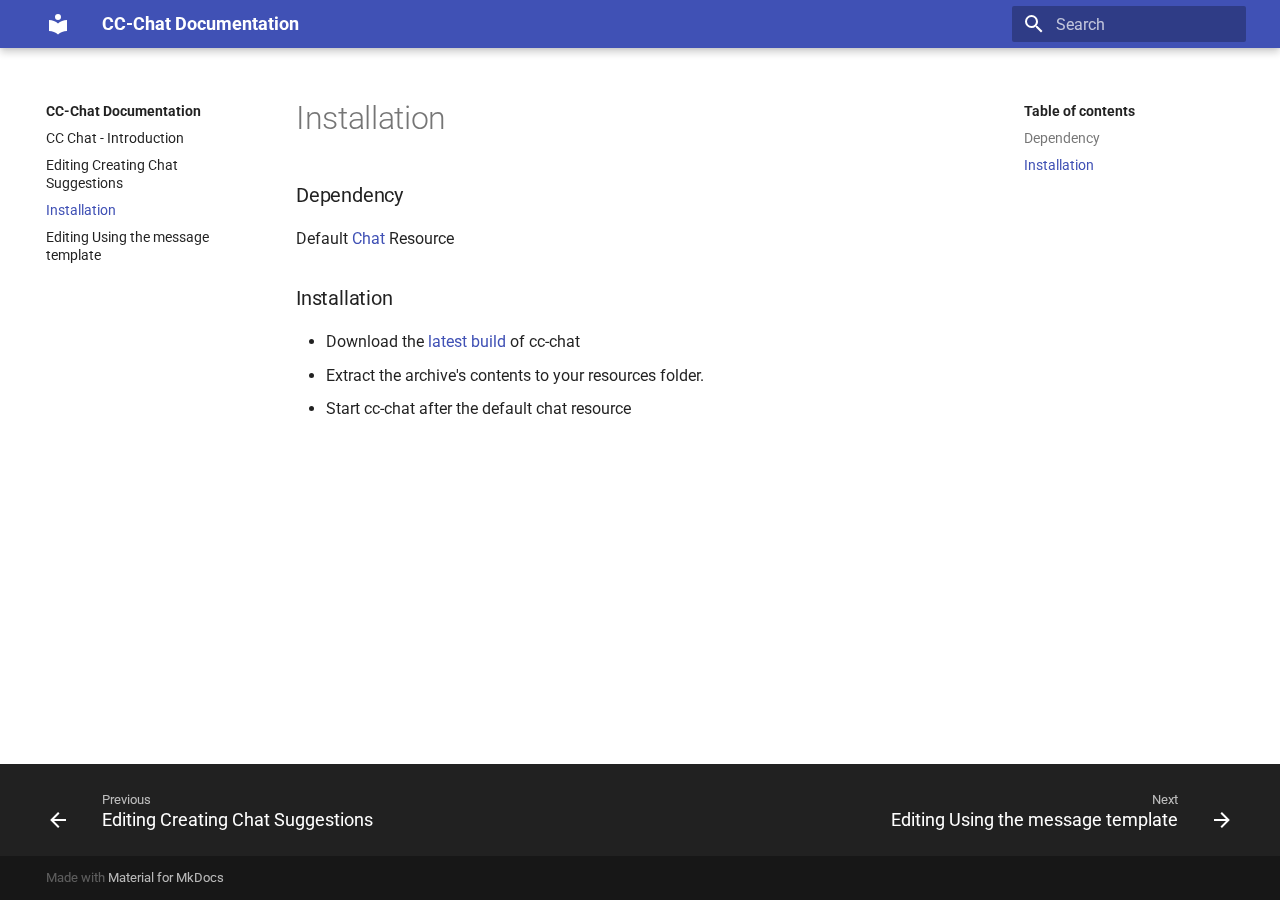
<file: installation/index.html>
<!doctype html>
<html lang="en" class="no-js">
  <head>
    
      <meta charset="utf-8">
      <meta name="viewport" content="width=device-width,initial-scale=1">
      
      
      
      <link rel="icon" href="../assets/images/favicon.png">
      <meta name="generator" content="mkdocs-1.3.0, mkdocs-material-8.2.9">
    
    
      
        <title>Installation - CC-Chat Documentation</title>
      
    
    
      <link rel="stylesheet" href="../assets/stylesheets/main.120efc48.min.css">
      
        
        <link rel="stylesheet" href="../assets/stylesheets/palette.9647289d.min.css">
        
      
    
    
    
      
        
        
        <link rel="preconnect" href="https://fonts.gstatic.com" crossorigin>
        <link rel="stylesheet" href="https://fonts.googleapis.com/css?family=Roboto:300,300i,400,400i,700,700i%7CRoboto+Mono:400,400i,700,700i&display=fallback">
        <style>:root{--md-text-font:"Roboto";--md-code-font:"Roboto Mono"}</style>
      
    
    
    <script>__md_scope=new URL("..",location),__md_get=(e,_=localStorage,t=__md_scope)=>JSON.parse(_.getItem(t.pathname+"."+e)),__md_set=(e,_,t=localStorage,a=__md_scope)=>{try{t.setItem(a.pathname+"."+e,JSON.stringify(_))}catch(e){}}</script>
    
      

    
    
  </head>
  
  
    
    
    
    
    
    <body dir="ltr" data-md-color-scheme="" data-md-color-primary="none" data-md-color-accent="none">
  
    
    
    <input class="md-toggle" data-md-toggle="drawer" type="checkbox" id="__drawer" autocomplete="off">
    <input class="md-toggle" data-md-toggle="search" type="checkbox" id="__search" autocomplete="off">
    <label class="md-overlay" for="__drawer"></label>
    <div data-md-component="skip">
      
        
        <a href="#installation" class="md-skip">
          Skip to content
        </a>
      
    </div>
    <div data-md-component="announce">
      
    </div>
    
    
      

<header class="md-header" data-md-component="header">
  <nav class="md-header__inner md-grid" aria-label="Header">
    <a href=".." title="CC-Chat Documentation" class="md-header__button md-logo" aria-label="CC-Chat Documentation" data-md-component="logo">
      
  
  <svg xmlns="http://www.w3.org/2000/svg" viewBox="0 0 24 24"><path d="M12 8a3 3 0 0 0 3-3 3 3 0 0 0-3-3 3 3 0 0 0-3 3 3 3 0 0 0 3 3m0 3.54C9.64 9.35 6.5 8 3 8v11c3.5 0 6.64 1.35 9 3.54 2.36-2.19 5.5-3.54 9-3.54V8c-3.5 0-6.64 1.35-9 3.54Z"/></svg>

    </a>
    <label class="md-header__button md-icon" for="__drawer">
      <svg xmlns="http://www.w3.org/2000/svg" viewBox="0 0 24 24"><path d="M3 6h18v2H3V6m0 5h18v2H3v-2m0 5h18v2H3v-2Z"/></svg>
    </label>
    <div class="md-header__title" data-md-component="header-title">
      <div class="md-header__ellipsis">
        <div class="md-header__topic">
          <span class="md-ellipsis">
            CC-Chat Documentation
          </span>
        </div>
        <div class="md-header__topic" data-md-component="header-topic">
          <span class="md-ellipsis">
            
              Installation
            
          </span>
        </div>
      </div>
    </div>
    
    
    
      <label class="md-header__button md-icon" for="__search">
        <svg xmlns="http://www.w3.org/2000/svg" viewBox="0 0 24 24"><path d="M9.5 3A6.5 6.5 0 0 1 16 9.5c0 1.61-.59 3.09-1.56 4.23l.27.27h.79l5 5-1.5 1.5-5-5v-.79l-.27-.27A6.516 6.516 0 0 1 9.5 16 6.5 6.5 0 0 1 3 9.5 6.5 6.5 0 0 1 9.5 3m0 2C7 5 5 7 5 9.5S7 14 9.5 14 14 12 14 9.5 12 5 9.5 5Z"/></svg>
      </label>
      <div class="md-search" data-md-component="search" role="dialog">
  <label class="md-search__overlay" for="__search"></label>
  <div class="md-search__inner" role="search">
    <form class="md-search__form" name="search">
      <input type="text" class="md-search__input" name="query" aria-label="Search" placeholder="Search" autocapitalize="off" autocorrect="off" autocomplete="off" spellcheck="false" data-md-component="search-query" required>
      <label class="md-search__icon md-icon" for="__search">
        <svg xmlns="http://www.w3.org/2000/svg" viewBox="0 0 24 24"><path d="M9.5 3A6.5 6.5 0 0 1 16 9.5c0 1.61-.59 3.09-1.56 4.23l.27.27h.79l5 5-1.5 1.5-5-5v-.79l-.27-.27A6.516 6.516 0 0 1 9.5 16 6.5 6.5 0 0 1 3 9.5 6.5 6.5 0 0 1 9.5 3m0 2C7 5 5 7 5 9.5S7 14 9.5 14 14 12 14 9.5 12 5 9.5 5Z"/></svg>
        <svg xmlns="http://www.w3.org/2000/svg" viewBox="0 0 24 24"><path d="M20 11v2H8l5.5 5.5-1.42 1.42L4.16 12l7.92-7.92L13.5 5.5 8 11h12Z"/></svg>
      </label>
      <nav class="md-search__options" aria-label="Search">
        
        <button type="reset" class="md-search__icon md-icon" aria-label="Clear" tabindex="-1">
          <svg xmlns="http://www.w3.org/2000/svg" viewBox="0 0 24 24"><path d="M19 6.41 17.59 5 12 10.59 6.41 5 5 6.41 10.59 12 5 17.59 6.41 19 12 13.41 17.59 19 19 17.59 13.41 12 19 6.41Z"/></svg>
        </button>
      </nav>
      
    </form>
    <div class="md-search__output">
      <div class="md-search__scrollwrap" data-md-scrollfix>
        <div class="md-search-result" data-md-component="search-result">
          <div class="md-search-result__meta">
            Initializing search
          </div>
          <ol class="md-search-result__list"></ol>
        </div>
      </div>
    </div>
  </div>
</div>
    
    
  </nav>
  
</header>
    
    <div class="md-container" data-md-component="container">
      
      
        
          
        
      
      <main class="md-main" data-md-component="main">
        <div class="md-main__inner md-grid">
          
            
              
              <div class="md-sidebar md-sidebar--primary" data-md-component="sidebar" data-md-type="navigation" >
                <div class="md-sidebar__scrollwrap">
                  <div class="md-sidebar__inner">
                    


<nav class="md-nav md-nav--primary" aria-label="Navigation" data-md-level="0">
  <label class="md-nav__title" for="__drawer">
    <a href=".." title="CC-Chat Documentation" class="md-nav__button md-logo" aria-label="CC-Chat Documentation" data-md-component="logo">
      
  
  <svg xmlns="http://www.w3.org/2000/svg" viewBox="0 0 24 24"><path d="M12 8a3 3 0 0 0 3-3 3 3 0 0 0-3-3 3 3 0 0 0-3 3 3 3 0 0 0 3 3m0 3.54C9.64 9.35 6.5 8 3 8v11c3.5 0 6.64 1.35 9 3.54 2.36-2.19 5.5-3.54 9-3.54V8c-3.5 0-6.64 1.35-9 3.54Z"/></svg>

    </a>
    CC-Chat Documentation
  </label>
  
  <ul class="md-nav__list" data-md-scrollfix>
    
      
      
      

  
  
  
    <li class="md-nav__item">
      <a href=".." class="md-nav__link">
        CC Chat - Introduction
      </a>
    </li>
  

    
      
      
      

  
  
  
    <li class="md-nav__item">
      <a href="../create-suggestion/" class="md-nav__link">
        Editing Creating Chat Suggestions
      </a>
    </li>
  

    
      
      
      

  
  
    
  
  
    <li class="md-nav__item md-nav__item--active">
      
      <input class="md-nav__toggle md-toggle" data-md-toggle="toc" type="checkbox" id="__toc">
      
      
        
      
      
        <label class="md-nav__link md-nav__link--active" for="__toc">
          Installation
          <span class="md-nav__icon md-icon"></span>
        </label>
      
      <a href="./" class="md-nav__link md-nav__link--active">
        Installation
      </a>
      
        

<nav class="md-nav md-nav--secondary" aria-label="Table of contents">
  
  
  
    
  
  
    <label class="md-nav__title" for="__toc">
      <span class="md-nav__icon md-icon"></span>
      Table of contents
    </label>
    <ul class="md-nav__list" data-md-component="toc" data-md-scrollfix>
      
        <li class="md-nav__item">
  <a href="#dependency" class="md-nav__link">
    Dependency
  </a>
  
</li>
      
        <li class="md-nav__item">
  <a href="#installation_1" class="md-nav__link">
    Installation
  </a>
  
</li>
      
    </ul>
  
</nav>
      
    </li>
  

    
      
      
      

  
  
  
    <li class="md-nav__item">
      <a href="../message-template/" class="md-nav__link">
        Editing Using the message template
      </a>
    </li>
  

    
  </ul>
</nav>
                  </div>
                </div>
              </div>
            
            
              
              <div class="md-sidebar md-sidebar--secondary" data-md-component="sidebar" data-md-type="toc" >
                <div class="md-sidebar__scrollwrap">
                  <div class="md-sidebar__inner">
                    

<nav class="md-nav md-nav--secondary" aria-label="Table of contents">
  
  
  
    
  
  
    <label class="md-nav__title" for="__toc">
      <span class="md-nav__icon md-icon"></span>
      Table of contents
    </label>
    <ul class="md-nav__list" data-md-component="toc" data-md-scrollfix>
      
        <li class="md-nav__item">
  <a href="#dependency" class="md-nav__link">
    Dependency
  </a>
  
</li>
      
        <li class="md-nav__item">
  <a href="#installation_1" class="md-nav__link">
    Installation
  </a>
  
</li>
      
    </ul>
  
</nav>
                  </div>
                </div>
              </div>
            
          
          <div class="md-content" data-md-component="content">
            <article class="md-content__inner md-typeset">
              
                


<h1 id="installation">Installation</h1>
<h3 id="dependency">Dependency</h3>
<p>Default <a href="https://github.com/citizenfx/cfx-server-data/tree/master/resources/%5Bgameplay%5D/chat">Chat</a> Resource</p>
<h3 id="installation_1">Installation</h3>
<ul>
<li>Download the <a href="https://github.com/Concept-Collective/cc-chat/releases/latest">latest build</a> of cc-chat </li>
<li>Extract the archive's contents to your resources folder.</li>
<li>Start cc-chat after the default chat resource</li>
</ul>

              
            </article>
          </div>
        </div>
        
      </main>
      
        <footer class="md-footer">
  
    <nav class="md-footer__inner md-grid" aria-label="Footer">
      
        
        <a href="../create-suggestion/" class="md-footer__link md-footer__link--prev" aria-label="Previous: Editing Creating Chat Suggestions" rel="prev">
          <div class="md-footer__button md-icon">
            <svg xmlns="http://www.w3.org/2000/svg" viewBox="0 0 24 24"><path d="M20 11v2H8l5.5 5.5-1.42 1.42L4.16 12l7.92-7.92L13.5 5.5 8 11h12Z"/></svg>
          </div>
          <div class="md-footer__title">
            <div class="md-ellipsis">
              <span class="md-footer__direction">
                Previous
              </span>
              Editing Creating Chat Suggestions
            </div>
          </div>
        </a>
      
      
        
        <a href="../message-template/" class="md-footer__link md-footer__link--next" aria-label="Next: Editing Using the message template" rel="next">
          <div class="md-footer__title">
            <div class="md-ellipsis">
              <span class="md-footer__direction">
                Next
              </span>
              Editing Using the message template
            </div>
          </div>
          <div class="md-footer__button md-icon">
            <svg xmlns="http://www.w3.org/2000/svg" viewBox="0 0 24 24"><path d="M4 11v2h12l-5.5 5.5 1.42 1.42L19.84 12l-7.92-7.92L10.5 5.5 16 11H4Z"/></svg>
          </div>
        </a>
      
    </nav>
  
  <div class="md-footer-meta md-typeset">
    <div class="md-footer-meta__inner md-grid">
      <div class="md-copyright">
  
  
    Made with
    <a href="https://squidfunk.github.io/mkdocs-material/" target="_blank" rel="noopener">
      Material for MkDocs
    </a>
  
</div>
      
    </div>
  </div>
</footer>
      
    </div>
    <div class="md-dialog" data-md-component="dialog">
      <div class="md-dialog__inner md-typeset"></div>
    </div>
    <script id="__config" type="application/json">{"base": "..", "features": [], "search": "../assets/javascripts/workers/search.2a1c317c.min.js", "translations": {"clipboard.copied": "Copied to clipboard", "clipboard.copy": "Copy to clipboard", "search.config.lang": "en", "search.config.pipeline": "trimmer, stopWordFilter", "search.config.separator": "[\\s\\-]+", "search.placeholder": "Search", "search.result.more.one": "1 more on this page", "search.result.more.other": "# more on this page", "search.result.none": "No matching documents", "search.result.one": "1 matching document", "search.result.other": "# matching documents", "search.result.placeholder": "Type to start searching", "search.result.term.missing": "Missing", "select.version.title": "Select version"}}</script>
    
    
      <script src="../assets/javascripts/bundle.6e54b5cd.min.js"></script>
      
    
  </body>
</html>
</file>
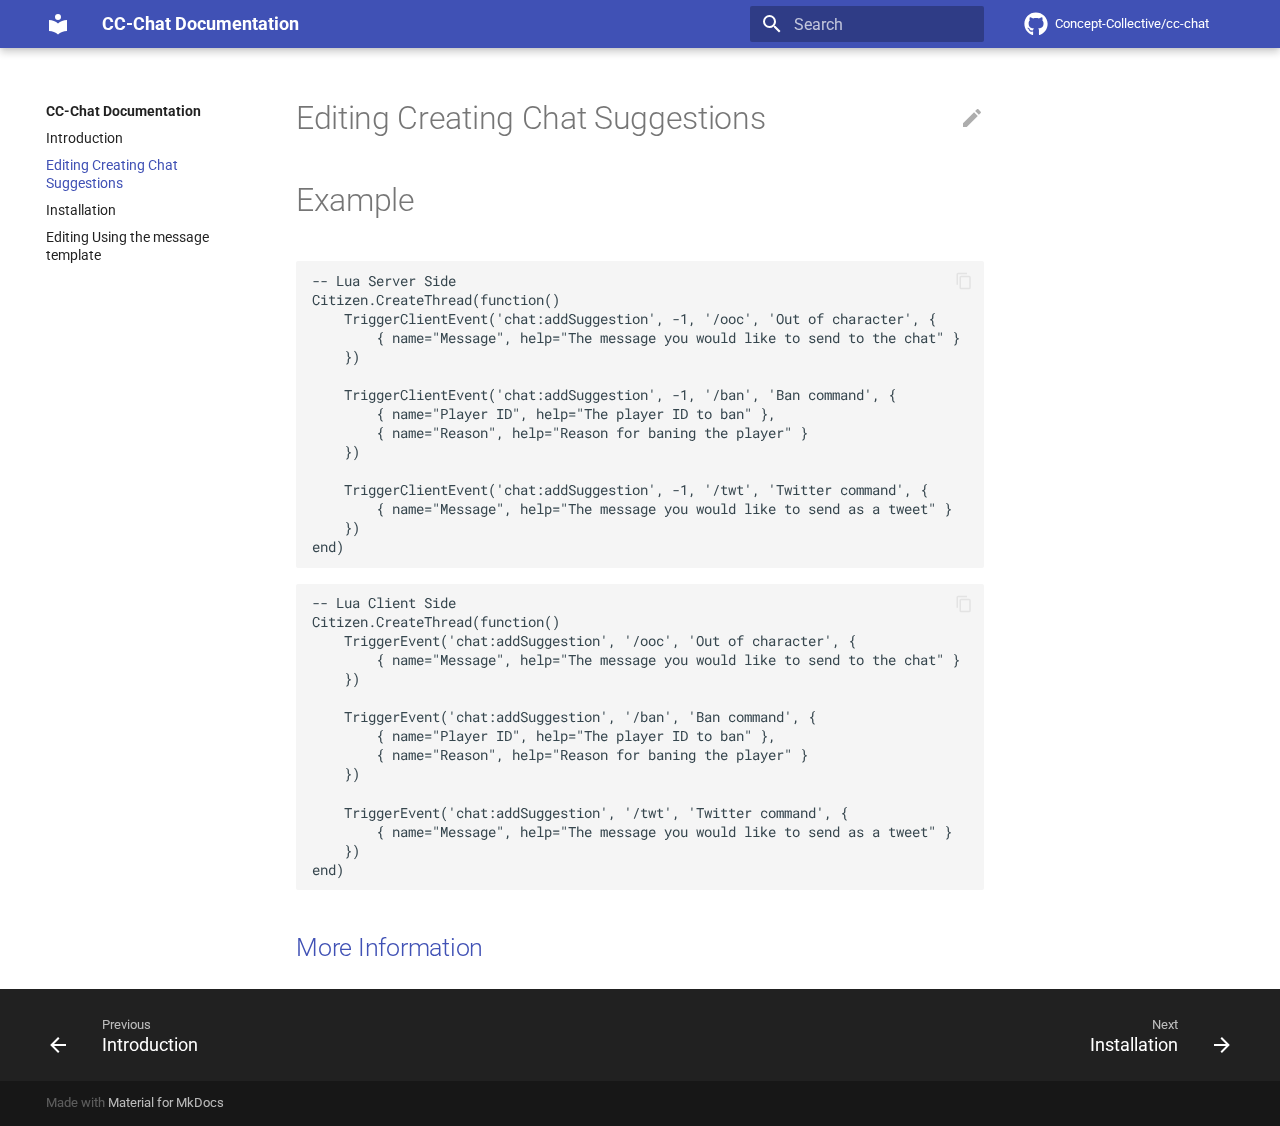
<file: site/create-suggestion/index.html>
<!doctype html>
<html lang="en" class="no-js">
  <head>
    
      <meta charset="utf-8">
      <meta name="viewport" content="width=device-width,initial-scale=1">
      
      
      
      <link rel="icon" href="../assets/images/favicon.png">
      <meta name="generator" content="mkdocs-1.3.0, mkdocs-material-8.2.9">
    
    
      
        <title>Editing Creating Chat Suggestions - CC-Chat Documentation</title>
      
    
    
      <link rel="stylesheet" href="../assets/stylesheets/main.120efc48.min.css">
      
        
        <link rel="stylesheet" href="../assets/stylesheets/palette.9647289d.min.css">
        
      
    
    
    
      
        
        
        <link rel="preconnect" href="https://fonts.gstatic.com" crossorigin>
        <link rel="stylesheet" href="https://fonts.googleapis.com/css?family=Roboto:300,300i,400,400i,700,700i%7CRoboto+Mono:400,400i,700,700i&display=fallback">
        <style>:root{--md-text-font:"Roboto";--md-code-font:"Roboto Mono"}</style>
      
    
    
    <script>__md_scope=new URL("..",location),__md_get=(e,_=localStorage,t=__md_scope)=>JSON.parse(_.getItem(t.pathname+"."+e)),__md_set=(e,_,t=localStorage,a=__md_scope)=>{try{t.setItem(a.pathname+"."+e,JSON.stringify(_))}catch(e){}}</script>
    
      

    
    
  </head>
  
  
    
    
    
    
    
    <body dir="ltr" data-md-color-scheme="" data-md-color-primary="none" data-md-color-accent="none">
  
    
    
    <input class="md-toggle" data-md-toggle="drawer" type="checkbox" id="__drawer" autocomplete="off">
    <input class="md-toggle" data-md-toggle="search" type="checkbox" id="__search" autocomplete="off">
    <label class="md-overlay" for="__drawer"></label>
    <div data-md-component="skip">
      
        
        <a href="#editing-creating-chat-suggestions" class="md-skip">
          Skip to content
        </a>
      
    </div>
    <div data-md-component="announce">
      
    </div>
    
    
      

<header class="md-header" data-md-component="header">
  <nav class="md-header__inner md-grid" aria-label="Header">
    <a href=".." title="CC-Chat Documentation" class="md-header__button md-logo" aria-label="CC-Chat Documentation" data-md-component="logo">
      
  
  <svg xmlns="http://www.w3.org/2000/svg" viewBox="0 0 24 24"><path d="M12 8a3 3 0 0 0 3-3 3 3 0 0 0-3-3 3 3 0 0 0-3 3 3 3 0 0 0 3 3m0 3.54C9.64 9.35 6.5 8 3 8v11c3.5 0 6.64 1.35 9 3.54 2.36-2.19 5.5-3.54 9-3.54V8c-3.5 0-6.64 1.35-9 3.54Z"/></svg>

    </a>
    <label class="md-header__button md-icon" for="__drawer">
      <svg xmlns="http://www.w3.org/2000/svg" viewBox="0 0 24 24"><path d="M3 6h18v2H3V6m0 5h18v2H3v-2m0 5h18v2H3v-2Z"/></svg>
    </label>
    <div class="md-header__title" data-md-component="header-title">
      <div class="md-header__ellipsis">
        <div class="md-header__topic">
          <span class="md-ellipsis">
            CC-Chat Documentation
          </span>
        </div>
        <div class="md-header__topic" data-md-component="header-topic">
          <span class="md-ellipsis">
            
              Editing Creating Chat Suggestions
            
          </span>
        </div>
      </div>
    </div>
    
    
    
      <label class="md-header__button md-icon" for="__search">
        <svg xmlns="http://www.w3.org/2000/svg" viewBox="0 0 24 24"><path d="M9.5 3A6.5 6.5 0 0 1 16 9.5c0 1.61-.59 3.09-1.56 4.23l.27.27h.79l5 5-1.5 1.5-5-5v-.79l-.27-.27A6.516 6.516 0 0 1 9.5 16 6.5 6.5 0 0 1 3 9.5 6.5 6.5 0 0 1 9.5 3m0 2C7 5 5 7 5 9.5S7 14 9.5 14 14 12 14 9.5 12 5 9.5 5Z"/></svg>
      </label>
      <div class="md-search" data-md-component="search" role="dialog">
  <label class="md-search__overlay" for="__search"></label>
  <div class="md-search__inner" role="search">
    <form class="md-search__form" name="search">
      <input type="text" class="md-search__input" name="query" aria-label="Search" placeholder="Search" autocapitalize="off" autocorrect="off" autocomplete="off" spellcheck="false" data-md-component="search-query" required>
      <label class="md-search__icon md-icon" for="__search">
        <svg xmlns="http://www.w3.org/2000/svg" viewBox="0 0 24 24"><path d="M9.5 3A6.5 6.5 0 0 1 16 9.5c0 1.61-.59 3.09-1.56 4.23l.27.27h.79l5 5-1.5 1.5-5-5v-.79l-.27-.27A6.516 6.516 0 0 1 9.5 16 6.5 6.5 0 0 1 3 9.5 6.5 6.5 0 0 1 9.5 3m0 2C7 5 5 7 5 9.5S7 14 9.5 14 14 12 14 9.5 12 5 9.5 5Z"/></svg>
        <svg xmlns="http://www.w3.org/2000/svg" viewBox="0 0 24 24"><path d="M20 11v2H8l5.5 5.5-1.42 1.42L4.16 12l7.92-7.92L13.5 5.5 8 11h12Z"/></svg>
      </label>
      <nav class="md-search__options" aria-label="Search">
        
        <button type="reset" class="md-search__icon md-icon" aria-label="Clear" tabindex="-1">
          <svg xmlns="http://www.w3.org/2000/svg" viewBox="0 0 24 24"><path d="M19 6.41 17.59 5 12 10.59 6.41 5 5 6.41 10.59 12 5 17.59 6.41 19 12 13.41 17.59 19 19 17.59 13.41 12 19 6.41Z"/></svg>
        </button>
      </nav>
      
    </form>
    <div class="md-search__output">
      <div class="md-search__scrollwrap" data-md-scrollfix>
        <div class="md-search-result" data-md-component="search-result">
          <div class="md-search-result__meta">
            Initializing search
          </div>
          <ol class="md-search-result__list"></ol>
        </div>
      </div>
    </div>
  </div>
</div>
    
    
      <div class="md-header__source">
        <a href="https://github.com/Concept-Collective/cc-chat" title="Go to repository" class="md-source" data-md-component="source">
  <div class="md-source__icon md-icon">
    
    <svg xmlns="http://www.w3.org/2000/svg" viewBox="0 0 496 512"><!--! Font Awesome Free 6.1.1 by @fontawesome - https://fontawesome.com License - https://fontawesome.com/license/free (Icons: CC BY 4.0, Fonts: SIL OFL 1.1, Code: MIT License) Copyright 2022 Fonticons, Inc.--><path d="M165.9 397.4c0 2-2.3 3.6-5.2 3.6-3.3.3-5.6-1.3-5.6-3.6 0-2 2.3-3.6 5.2-3.6 3-.3 5.6 1.3 5.6 3.6zm-31.1-4.5c-.7 2 1.3 4.3 4.3 4.9 2.6 1 5.6 0 6.2-2s-1.3-4.3-4.3-5.2c-2.6-.7-5.5.3-6.2 2.3zm44.2-1.7c-2.9.7-4.9 2.6-4.6 4.9.3 2 2.9 3.3 5.9 2.6 2.9-.7 4.9-2.6 4.6-4.6-.3-1.9-3-3.2-5.9-2.9zM244.8 8C106.1 8 0 113.3 0 252c0 110.9 69.8 205.8 169.5 239.2 12.8 2.3 17.3-5.6 17.3-12.1 0-6.2-.3-40.4-.3-61.4 0 0-70 15-84.7-29.8 0 0-11.4-29.1-27.8-36.6 0 0-22.9-15.7 1.6-15.4 0 0 24.9 2 38.6 25.8 21.9 38.6 58.6 27.5 72.9 20.9 2.3-16 8.8-27.1 16-33.7-55.9-6.2-112.3-14.3-112.3-110.5 0-27.5 7.6-41.3 23.6-58.9-2.6-6.5-11.1-33.3 2.6-67.9 20.9-6.5 69 27 69 27 20-5.6 41.5-8.5 62.8-8.5s42.8 2.9 62.8 8.5c0 0 48.1-33.6 69-27 13.7 34.7 5.2 61.4 2.6 67.9 16 17.7 25.8 31.5 25.8 58.9 0 96.5-58.9 104.2-114.8 110.5 9.2 7.9 17 22.9 17 46.4 0 33.7-.3 75.4-.3 83.6 0 6.5 4.6 14.4 17.3 12.1C428.2 457.8 496 362.9 496 252 496 113.3 383.5 8 244.8 8zM97.2 352.9c-1.3 1-1 3.3.7 5.2 1.6 1.6 3.9 2.3 5.2 1 1.3-1 1-3.3-.7-5.2-1.6-1.6-3.9-2.3-5.2-1zm-10.8-8.1c-.7 1.3.3 2.9 2.3 3.9 1.6 1 3.6.7 4.3-.7.7-1.3-.3-2.9-2.3-3.9-2-.6-3.6-.3-4.3.7zm32.4 35.6c-1.6 1.3-1 4.3 1.3 6.2 2.3 2.3 5.2 2.6 6.5 1 1.3-1.3.7-4.3-1.3-6.2-2.2-2.3-5.2-2.6-6.5-1zm-11.4-14.7c-1.6 1-1.6 3.6 0 5.9 1.6 2.3 4.3 3.3 5.6 2.3 1.6-1.3 1.6-3.9 0-6.2-1.4-2.3-4-3.3-5.6-2z"/></svg>
  </div>
  <div class="md-source__repository">
    Concept-Collective/cc-chat
  </div>
</a>
      </div>
    
  </nav>
  
</header>
    
    <div class="md-container" data-md-component="container">
      
      
        
          
        
      
      <main class="md-main" data-md-component="main">
        <div class="md-main__inner md-grid">
          
            
              
              <div class="md-sidebar md-sidebar--primary" data-md-component="sidebar" data-md-type="navigation" >
                <div class="md-sidebar__scrollwrap">
                  <div class="md-sidebar__inner">
                    


<nav class="md-nav md-nav--primary" aria-label="Navigation" data-md-level="0">
  <label class="md-nav__title" for="__drawer">
    <a href=".." title="CC-Chat Documentation" class="md-nav__button md-logo" aria-label="CC-Chat Documentation" data-md-component="logo">
      
  
  <svg xmlns="http://www.w3.org/2000/svg" viewBox="0 0 24 24"><path d="M12 8a3 3 0 0 0 3-3 3 3 0 0 0-3-3 3 3 0 0 0-3 3 3 3 0 0 0 3 3m0 3.54C9.64 9.35 6.5 8 3 8v11c3.5 0 6.64 1.35 9 3.54 2.36-2.19 5.5-3.54 9-3.54V8c-3.5 0-6.64 1.35-9 3.54Z"/></svg>

    </a>
    CC-Chat Documentation
  </label>
  
    <div class="md-nav__source">
      <a href="https://github.com/Concept-Collective/cc-chat" title="Go to repository" class="md-source" data-md-component="source">
  <div class="md-source__icon md-icon">
    
    <svg xmlns="http://www.w3.org/2000/svg" viewBox="0 0 496 512"><!--! Font Awesome Free 6.1.1 by @fontawesome - https://fontawesome.com License - https://fontawesome.com/license/free (Icons: CC BY 4.0, Fonts: SIL OFL 1.1, Code: MIT License) Copyright 2022 Fonticons, Inc.--><path d="M165.9 397.4c0 2-2.3 3.6-5.2 3.6-3.3.3-5.6-1.3-5.6-3.6 0-2 2.3-3.6 5.2-3.6 3-.3 5.6 1.3 5.6 3.6zm-31.1-4.5c-.7 2 1.3 4.3 4.3 4.9 2.6 1 5.6 0 6.2-2s-1.3-4.3-4.3-5.2c-2.6-.7-5.5.3-6.2 2.3zm44.2-1.7c-2.9.7-4.9 2.6-4.6 4.9.3 2 2.9 3.3 5.9 2.6 2.9-.7 4.9-2.6 4.6-4.6-.3-1.9-3-3.2-5.9-2.9zM244.8 8C106.1 8 0 113.3 0 252c0 110.9 69.8 205.8 169.5 239.2 12.8 2.3 17.3-5.6 17.3-12.1 0-6.2-.3-40.4-.3-61.4 0 0-70 15-84.7-29.8 0 0-11.4-29.1-27.8-36.6 0 0-22.9-15.7 1.6-15.4 0 0 24.9 2 38.6 25.8 21.9 38.6 58.6 27.5 72.9 20.9 2.3-16 8.8-27.1 16-33.7-55.9-6.2-112.3-14.3-112.3-110.5 0-27.5 7.6-41.3 23.6-58.9-2.6-6.5-11.1-33.3 2.6-67.9 20.9-6.5 69 27 69 27 20-5.6 41.5-8.5 62.8-8.5s42.8 2.9 62.8 8.5c0 0 48.1-33.6 69-27 13.7 34.7 5.2 61.4 2.6 67.9 16 17.7 25.8 31.5 25.8 58.9 0 96.5-58.9 104.2-114.8 110.5 9.2 7.9 17 22.9 17 46.4 0 33.7-.3 75.4-.3 83.6 0 6.5 4.6 14.4 17.3 12.1C428.2 457.8 496 362.9 496 252 496 113.3 383.5 8 244.8 8zM97.2 352.9c-1.3 1-1 3.3.7 5.2 1.6 1.6 3.9 2.3 5.2 1 1.3-1 1-3.3-.7-5.2-1.6-1.6-3.9-2.3-5.2-1zm-10.8-8.1c-.7 1.3.3 2.9 2.3 3.9 1.6 1 3.6.7 4.3-.7.7-1.3-.3-2.9-2.3-3.9-2-.6-3.6-.3-4.3.7zm32.4 35.6c-1.6 1.3-1 4.3 1.3 6.2 2.3 2.3 5.2 2.6 6.5 1 1.3-1.3.7-4.3-1.3-6.2-2.2-2.3-5.2-2.6-6.5-1zm-11.4-14.7c-1.6 1-1.6 3.6 0 5.9 1.6 2.3 4.3 3.3 5.6 2.3 1.6-1.3 1.6-3.9 0-6.2-1.4-2.3-4-3.3-5.6-2z"/></svg>
  </div>
  <div class="md-source__repository">
    Concept-Collective/cc-chat
  </div>
</a>
    </div>
  
  <ul class="md-nav__list" data-md-scrollfix>
    
      
      
      

  
  
  
    <li class="md-nav__item">
      <a href=".." class="md-nav__link">
        Introduction
      </a>
    </li>
  

    
      
      
      

  
  
    
  
  
    <li class="md-nav__item md-nav__item--active">
      
      <input class="md-nav__toggle md-toggle" data-md-toggle="toc" type="checkbox" id="__toc">
      
      
        
      
      
      <a href="./" class="md-nav__link md-nav__link--active">
        Editing Creating Chat Suggestions
      </a>
      
    </li>
  

    
      
      
      

  
  
  
    <li class="md-nav__item">
      <a href="../installation/" class="md-nav__link">
        Installation
      </a>
    </li>
  

    
      
      
      

  
  
  
    <li class="md-nav__item">
      <a href="../message-template/" class="md-nav__link">
        Editing Using the message template
      </a>
    </li>
  

    
  </ul>
</nav>
                  </div>
                </div>
              </div>
            
            
              
              <div class="md-sidebar md-sidebar--secondary" data-md-component="sidebar" data-md-type="toc" >
                <div class="md-sidebar__scrollwrap">
                  <div class="md-sidebar__inner">
                    

<nav class="md-nav md-nav--secondary" aria-label="Table of contents">
  
  
  
    
  
  
</nav>
                  </div>
                </div>
              </div>
            
          
          <div class="md-content" data-md-component="content">
            <article class="md-content__inner md-typeset">
              
                
  <a href="https://github.com/Concept-Collective/cc-chat/edit/master/docs/create-suggestion.md" title="Edit this page" class="md-content__button md-icon">
    <svg xmlns="http://www.w3.org/2000/svg" viewBox="0 0 24 24"><path d="M20.71 7.04c.39-.39.39-1.04 0-1.41l-2.34-2.34c-.37-.39-1.02-.39-1.41 0l-1.84 1.83 3.75 3.75M3 17.25V21h3.75L17.81 9.93l-3.75-3.75L3 17.25Z"/></svg>
  </a>



<h1 id="editing-creating-chat-suggestions">Editing Creating Chat Suggestions</h1>
<h1 id="example">Example</h1>
<pre><code class="language-lua">-- Lua Server Side
Citizen.CreateThread(function()
    TriggerClientEvent('chat:addSuggestion', -1, '/ooc', 'Out of character', {
        { name=&quot;Message&quot;, help=&quot;The message you would like to send to the chat&quot; }
    })

    TriggerClientEvent('chat:addSuggestion', -1, '/ban', 'Ban command', {
        { name=&quot;Player ID&quot;, help=&quot;The player ID to ban&quot; },
        { name=&quot;Reason&quot;, help=&quot;Reason for baning the player&quot; }
    })

    TriggerClientEvent('chat:addSuggestion', -1, '/twt', 'Twitter command', {
        { name=&quot;Message&quot;, help=&quot;The message you would like to send as a tweet&quot; }
    })
end)
</code></pre>
<pre><code class="language-lua">-- Lua Client Side
Citizen.CreateThread(function()
    TriggerEvent('chat:addSuggestion', '/ooc', 'Out of character', {
        { name=&quot;Message&quot;, help=&quot;The message you would like to send to the chat&quot; }
    })

    TriggerEvent('chat:addSuggestion', '/ban', 'Ban command', {
        { name=&quot;Player ID&quot;, help=&quot;The player ID to ban&quot; },
        { name=&quot;Reason&quot;, help=&quot;Reason for baning the player&quot; }
    })

    TriggerEvent('chat:addSuggestion', '/twt', 'Twitter command', {
        { name=&quot;Message&quot;, help=&quot;The message you would like to send as a tweet&quot; }
    })
end)
</code></pre>
<h2 id="more-information"><a href="https://docs.fivem.net/docs/resources/chat/events/chat-addSuggestion/">More Information</a></h2>

              
            </article>
          </div>
        </div>
        
      </main>
      
        <footer class="md-footer">
  
    <nav class="md-footer__inner md-grid" aria-label="Footer">
      
        
        <a href=".." class="md-footer__link md-footer__link--prev" aria-label="Previous: Introduction" rel="prev">
          <div class="md-footer__button md-icon">
            <svg xmlns="http://www.w3.org/2000/svg" viewBox="0 0 24 24"><path d="M20 11v2H8l5.5 5.5-1.42 1.42L4.16 12l7.92-7.92L13.5 5.5 8 11h12Z"/></svg>
          </div>
          <div class="md-footer__title">
            <div class="md-ellipsis">
              <span class="md-footer__direction">
                Previous
              </span>
              Introduction
            </div>
          </div>
        </a>
      
      
        
        <a href="../installation/" class="md-footer__link md-footer__link--next" aria-label="Next: Installation" rel="next">
          <div class="md-footer__title">
            <div class="md-ellipsis">
              <span class="md-footer__direction">
                Next
              </span>
              Installation
            </div>
          </div>
          <div class="md-footer__button md-icon">
            <svg xmlns="http://www.w3.org/2000/svg" viewBox="0 0 24 24"><path d="M4 11v2h12l-5.5 5.5 1.42 1.42L19.84 12l-7.92-7.92L10.5 5.5 16 11H4Z"/></svg>
          </div>
        </a>
      
    </nav>
  
  <div class="md-footer-meta md-typeset">
    <div class="md-footer-meta__inner md-grid">
      <div class="md-copyright">
  
  
    Made with
    <a href="https://squidfunk.github.io/mkdocs-material/" target="_blank" rel="noopener">
      Material for MkDocs
    </a>
  
</div>
      
    </div>
  </div>
</footer>
      
    </div>
    <div class="md-dialog" data-md-component="dialog">
      <div class="md-dialog__inner md-typeset"></div>
    </div>
    <script id="__config" type="application/json">{"base": "..", "features": [], "search": "../assets/javascripts/workers/search.2a1c317c.min.js", "translations": {"clipboard.copied": "Copied to clipboard", "clipboard.copy": "Copy to clipboard", "search.config.lang": "en", "search.config.pipeline": "trimmer, stopWordFilter", "search.config.separator": "[\\s\\-]+", "search.placeholder": "Search", "search.result.more.one": "1 more on this page", "search.result.more.other": "# more on this page", "search.result.none": "No matching documents", "search.result.one": "1 matching document", "search.result.other": "# matching documents", "search.result.placeholder": "Type to start searching", "search.result.term.missing": "Missing", "select.version.title": "Select version"}}</script>
    
    
      <script src="../assets/javascripts/bundle.6e54b5cd.min.js"></script>
      
    
  </body>
</html>
</file>
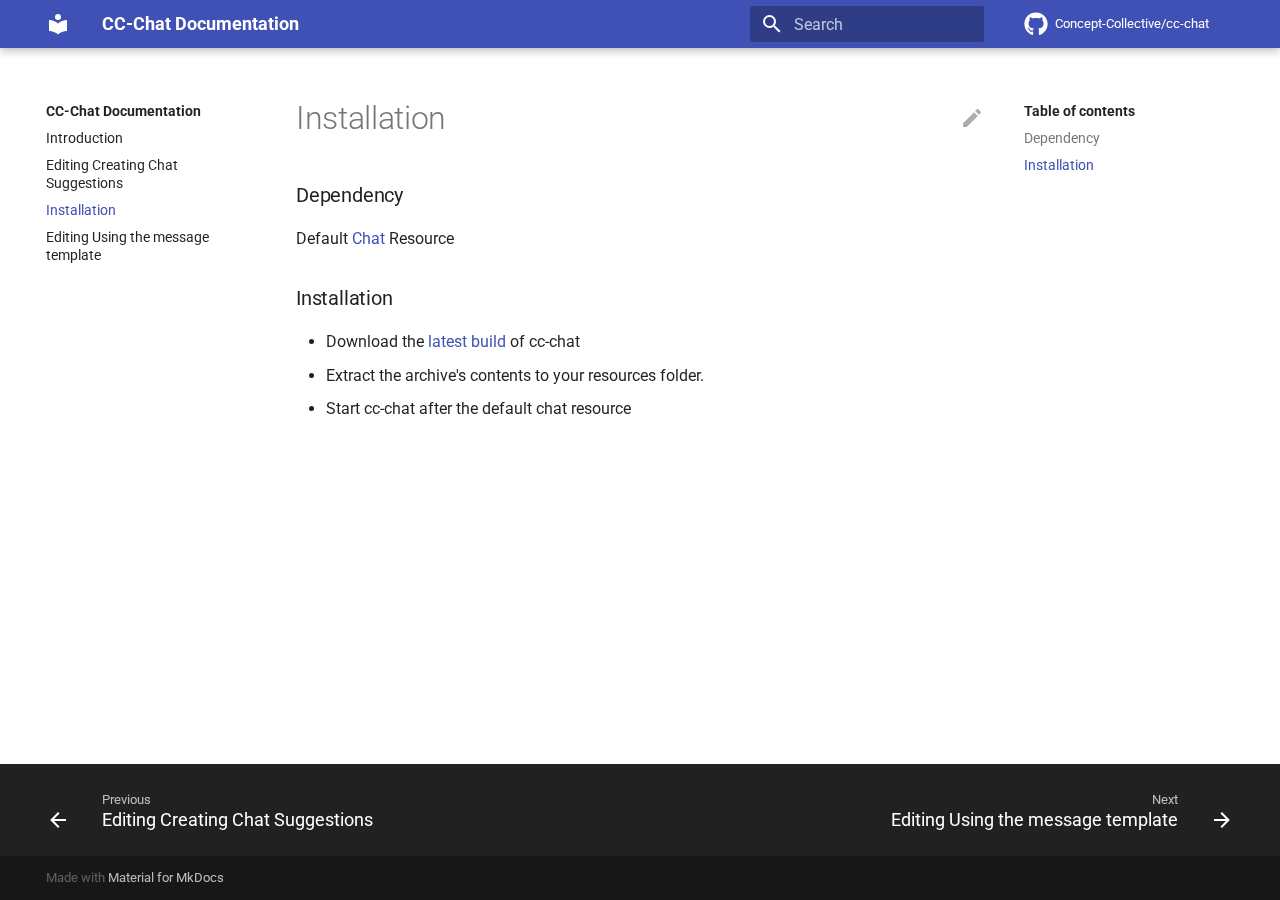
<file: site/installation/index.html>
<!doctype html>
<html lang="en" class="no-js">
  <head>
    
      <meta charset="utf-8">
      <meta name="viewport" content="width=device-width,initial-scale=1">
      
      
      
      <link rel="icon" href="../assets/images/favicon.png">
      <meta name="generator" content="mkdocs-1.3.0, mkdocs-material-8.2.9">
    
    
      
        <title>Installation - CC-Chat Documentation</title>
      
    
    
      <link rel="stylesheet" href="../assets/stylesheets/main.120efc48.min.css">
      
        
        <link rel="stylesheet" href="../assets/stylesheets/palette.9647289d.min.css">
        
      
    
    
    
      
        
        
        <link rel="preconnect" href="https://fonts.gstatic.com" crossorigin>
        <link rel="stylesheet" href="https://fonts.googleapis.com/css?family=Roboto:300,300i,400,400i,700,700i%7CRoboto+Mono:400,400i,700,700i&display=fallback">
        <style>:root{--md-text-font:"Roboto";--md-code-font:"Roboto Mono"}</style>
      
    
    
    <script>__md_scope=new URL("..",location),__md_get=(e,_=localStorage,t=__md_scope)=>JSON.parse(_.getItem(t.pathname+"."+e)),__md_set=(e,_,t=localStorage,a=__md_scope)=>{try{t.setItem(a.pathname+"."+e,JSON.stringify(_))}catch(e){}}</script>
    
      

    
    
  </head>
  
  
    
    
    
    
    
    <body dir="ltr" data-md-color-scheme="" data-md-color-primary="none" data-md-color-accent="none">
  
    
    
    <input class="md-toggle" data-md-toggle="drawer" type="checkbox" id="__drawer" autocomplete="off">
    <input class="md-toggle" data-md-toggle="search" type="checkbox" id="__search" autocomplete="off">
    <label class="md-overlay" for="__drawer"></label>
    <div data-md-component="skip">
      
        
        <a href="#installation" class="md-skip">
          Skip to content
        </a>
      
    </div>
    <div data-md-component="announce">
      
    </div>
    
    
      

<header class="md-header" data-md-component="header">
  <nav class="md-header__inner md-grid" aria-label="Header">
    <a href=".." title="CC-Chat Documentation" class="md-header__button md-logo" aria-label="CC-Chat Documentation" data-md-component="logo">
      
  
  <svg xmlns="http://www.w3.org/2000/svg" viewBox="0 0 24 24"><path d="M12 8a3 3 0 0 0 3-3 3 3 0 0 0-3-3 3 3 0 0 0-3 3 3 3 0 0 0 3 3m0 3.54C9.64 9.35 6.5 8 3 8v11c3.5 0 6.64 1.35 9 3.54 2.36-2.19 5.5-3.54 9-3.54V8c-3.5 0-6.64 1.35-9 3.54Z"/></svg>

    </a>
    <label class="md-header__button md-icon" for="__drawer">
      <svg xmlns="http://www.w3.org/2000/svg" viewBox="0 0 24 24"><path d="M3 6h18v2H3V6m0 5h18v2H3v-2m0 5h18v2H3v-2Z"/></svg>
    </label>
    <div class="md-header__title" data-md-component="header-title">
      <div class="md-header__ellipsis">
        <div class="md-header__topic">
          <span class="md-ellipsis">
            CC-Chat Documentation
          </span>
        </div>
        <div class="md-header__topic" data-md-component="header-topic">
          <span class="md-ellipsis">
            
              Installation
            
          </span>
        </div>
      </div>
    </div>
    
    
    
      <label class="md-header__button md-icon" for="__search">
        <svg xmlns="http://www.w3.org/2000/svg" viewBox="0 0 24 24"><path d="M9.5 3A6.5 6.5 0 0 1 16 9.5c0 1.61-.59 3.09-1.56 4.23l.27.27h.79l5 5-1.5 1.5-5-5v-.79l-.27-.27A6.516 6.516 0 0 1 9.5 16 6.5 6.5 0 0 1 3 9.5 6.5 6.5 0 0 1 9.5 3m0 2C7 5 5 7 5 9.5S7 14 9.5 14 14 12 14 9.5 12 5 9.5 5Z"/></svg>
      </label>
      <div class="md-search" data-md-component="search" role="dialog">
  <label class="md-search__overlay" for="__search"></label>
  <div class="md-search__inner" role="search">
    <form class="md-search__form" name="search">
      <input type="text" class="md-search__input" name="query" aria-label="Search" placeholder="Search" autocapitalize="off" autocorrect="off" autocomplete="off" spellcheck="false" data-md-component="search-query" required>
      <label class="md-search__icon md-icon" for="__search">
        <svg xmlns="http://www.w3.org/2000/svg" viewBox="0 0 24 24"><path d="M9.5 3A6.5 6.5 0 0 1 16 9.5c0 1.61-.59 3.09-1.56 4.23l.27.27h.79l5 5-1.5 1.5-5-5v-.79l-.27-.27A6.516 6.516 0 0 1 9.5 16 6.5 6.5 0 0 1 3 9.5 6.5 6.5 0 0 1 9.5 3m0 2C7 5 5 7 5 9.5S7 14 9.5 14 14 12 14 9.5 12 5 9.5 5Z"/></svg>
        <svg xmlns="http://www.w3.org/2000/svg" viewBox="0 0 24 24"><path d="M20 11v2H8l5.5 5.5-1.42 1.42L4.16 12l7.92-7.92L13.5 5.5 8 11h12Z"/></svg>
      </label>
      <nav class="md-search__options" aria-label="Search">
        
        <button type="reset" class="md-search__icon md-icon" aria-label="Clear" tabindex="-1">
          <svg xmlns="http://www.w3.org/2000/svg" viewBox="0 0 24 24"><path d="M19 6.41 17.59 5 12 10.59 6.41 5 5 6.41 10.59 12 5 17.59 6.41 19 12 13.41 17.59 19 19 17.59 13.41 12 19 6.41Z"/></svg>
        </button>
      </nav>
      
    </form>
    <div class="md-search__output">
      <div class="md-search__scrollwrap" data-md-scrollfix>
        <div class="md-search-result" data-md-component="search-result">
          <div class="md-search-result__meta">
            Initializing search
          </div>
          <ol class="md-search-result__list"></ol>
        </div>
      </div>
    </div>
  </div>
</div>
    
    
      <div class="md-header__source">
        <a href="https://github.com/Concept-Collective/cc-chat" title="Go to repository" class="md-source" data-md-component="source">
  <div class="md-source__icon md-icon">
    
    <svg xmlns="http://www.w3.org/2000/svg" viewBox="0 0 496 512"><!--! Font Awesome Free 6.1.1 by @fontawesome - https://fontawesome.com License - https://fontawesome.com/license/free (Icons: CC BY 4.0, Fonts: SIL OFL 1.1, Code: MIT License) Copyright 2022 Fonticons, Inc.--><path d="M165.9 397.4c0 2-2.3 3.6-5.2 3.6-3.3.3-5.6-1.3-5.6-3.6 0-2 2.3-3.6 5.2-3.6 3-.3 5.6 1.3 5.6 3.6zm-31.1-4.5c-.7 2 1.3 4.3 4.3 4.9 2.6 1 5.6 0 6.2-2s-1.3-4.3-4.3-5.2c-2.6-.7-5.5.3-6.2 2.3zm44.2-1.7c-2.9.7-4.9 2.6-4.6 4.9.3 2 2.9 3.3 5.9 2.6 2.9-.7 4.9-2.6 4.6-4.6-.3-1.9-3-3.2-5.9-2.9zM244.8 8C106.1 8 0 113.3 0 252c0 110.9 69.8 205.8 169.5 239.2 12.8 2.3 17.3-5.6 17.3-12.1 0-6.2-.3-40.4-.3-61.4 0 0-70 15-84.7-29.8 0 0-11.4-29.1-27.8-36.6 0 0-22.9-15.7 1.6-15.4 0 0 24.9 2 38.6 25.8 21.9 38.6 58.6 27.5 72.9 20.9 2.3-16 8.8-27.1 16-33.7-55.9-6.2-112.3-14.3-112.3-110.5 0-27.5 7.6-41.3 23.6-58.9-2.6-6.5-11.1-33.3 2.6-67.9 20.9-6.5 69 27 69 27 20-5.6 41.5-8.5 62.8-8.5s42.8 2.9 62.8 8.5c0 0 48.1-33.6 69-27 13.7 34.7 5.2 61.4 2.6 67.9 16 17.7 25.8 31.5 25.8 58.9 0 96.5-58.9 104.2-114.8 110.5 9.2 7.9 17 22.9 17 46.4 0 33.7-.3 75.4-.3 83.6 0 6.5 4.6 14.4 17.3 12.1C428.2 457.8 496 362.9 496 252 496 113.3 383.5 8 244.8 8zM97.2 352.9c-1.3 1-1 3.3.7 5.2 1.6 1.6 3.9 2.3 5.2 1 1.3-1 1-3.3-.7-5.2-1.6-1.6-3.9-2.3-5.2-1zm-10.8-8.1c-.7 1.3.3 2.9 2.3 3.9 1.6 1 3.6.7 4.3-.7.7-1.3-.3-2.9-2.3-3.9-2-.6-3.6-.3-4.3.7zm32.4 35.6c-1.6 1.3-1 4.3 1.3 6.2 2.3 2.3 5.2 2.6 6.5 1 1.3-1.3.7-4.3-1.3-6.2-2.2-2.3-5.2-2.6-6.5-1zm-11.4-14.7c-1.6 1-1.6 3.6 0 5.9 1.6 2.3 4.3 3.3 5.6 2.3 1.6-1.3 1.6-3.9 0-6.2-1.4-2.3-4-3.3-5.6-2z"/></svg>
  </div>
  <div class="md-source__repository">
    Concept-Collective/cc-chat
  </div>
</a>
      </div>
    
  </nav>
  
</header>
    
    <div class="md-container" data-md-component="container">
      
      
        
          
        
      
      <main class="md-main" data-md-component="main">
        <div class="md-main__inner md-grid">
          
            
              
              <div class="md-sidebar md-sidebar--primary" data-md-component="sidebar" data-md-type="navigation" >
                <div class="md-sidebar__scrollwrap">
                  <div class="md-sidebar__inner">
                    


<nav class="md-nav md-nav--primary" aria-label="Navigation" data-md-level="0">
  <label class="md-nav__title" for="__drawer">
    <a href=".." title="CC-Chat Documentation" class="md-nav__button md-logo" aria-label="CC-Chat Documentation" data-md-component="logo">
      
  
  <svg xmlns="http://www.w3.org/2000/svg" viewBox="0 0 24 24"><path d="M12 8a3 3 0 0 0 3-3 3 3 0 0 0-3-3 3 3 0 0 0-3 3 3 3 0 0 0 3 3m0 3.54C9.64 9.35 6.5 8 3 8v11c3.5 0 6.64 1.35 9 3.54 2.36-2.19 5.5-3.54 9-3.54V8c-3.5 0-6.64 1.35-9 3.54Z"/></svg>

    </a>
    CC-Chat Documentation
  </label>
  
    <div class="md-nav__source">
      <a href="https://github.com/Concept-Collective/cc-chat" title="Go to repository" class="md-source" data-md-component="source">
  <div class="md-source__icon md-icon">
    
    <svg xmlns="http://www.w3.org/2000/svg" viewBox="0 0 496 512"><!--! Font Awesome Free 6.1.1 by @fontawesome - https://fontawesome.com License - https://fontawesome.com/license/free (Icons: CC BY 4.0, Fonts: SIL OFL 1.1, Code: MIT License) Copyright 2022 Fonticons, Inc.--><path d="M165.9 397.4c0 2-2.3 3.6-5.2 3.6-3.3.3-5.6-1.3-5.6-3.6 0-2 2.3-3.6 5.2-3.6 3-.3 5.6 1.3 5.6 3.6zm-31.1-4.5c-.7 2 1.3 4.3 4.3 4.9 2.6 1 5.6 0 6.2-2s-1.3-4.3-4.3-5.2c-2.6-.7-5.5.3-6.2 2.3zm44.2-1.7c-2.9.7-4.9 2.6-4.6 4.9.3 2 2.9 3.3 5.9 2.6 2.9-.7 4.9-2.6 4.6-4.6-.3-1.9-3-3.2-5.9-2.9zM244.8 8C106.1 8 0 113.3 0 252c0 110.9 69.8 205.8 169.5 239.2 12.8 2.3 17.3-5.6 17.3-12.1 0-6.2-.3-40.4-.3-61.4 0 0-70 15-84.7-29.8 0 0-11.4-29.1-27.8-36.6 0 0-22.9-15.7 1.6-15.4 0 0 24.9 2 38.6 25.8 21.9 38.6 58.6 27.5 72.9 20.9 2.3-16 8.8-27.1 16-33.7-55.9-6.2-112.3-14.3-112.3-110.5 0-27.5 7.6-41.3 23.6-58.9-2.6-6.5-11.1-33.3 2.6-67.9 20.9-6.5 69 27 69 27 20-5.6 41.5-8.5 62.8-8.5s42.8 2.9 62.8 8.5c0 0 48.1-33.6 69-27 13.7 34.7 5.2 61.4 2.6 67.9 16 17.7 25.8 31.5 25.8 58.9 0 96.5-58.9 104.2-114.8 110.5 9.2 7.9 17 22.9 17 46.4 0 33.7-.3 75.4-.3 83.6 0 6.5 4.6 14.4 17.3 12.1C428.2 457.8 496 362.9 496 252 496 113.3 383.5 8 244.8 8zM97.2 352.9c-1.3 1-1 3.3.7 5.2 1.6 1.6 3.9 2.3 5.2 1 1.3-1 1-3.3-.7-5.2-1.6-1.6-3.9-2.3-5.2-1zm-10.8-8.1c-.7 1.3.3 2.9 2.3 3.9 1.6 1 3.6.7 4.3-.7.7-1.3-.3-2.9-2.3-3.9-2-.6-3.6-.3-4.3.7zm32.4 35.6c-1.6 1.3-1 4.3 1.3 6.2 2.3 2.3 5.2 2.6 6.5 1 1.3-1.3.7-4.3-1.3-6.2-2.2-2.3-5.2-2.6-6.5-1zm-11.4-14.7c-1.6 1-1.6 3.6 0 5.9 1.6 2.3 4.3 3.3 5.6 2.3 1.6-1.3 1.6-3.9 0-6.2-1.4-2.3-4-3.3-5.6-2z"/></svg>
  </div>
  <div class="md-source__repository">
    Concept-Collective/cc-chat
  </div>
</a>
    </div>
  
  <ul class="md-nav__list" data-md-scrollfix>
    
      
      
      

  
  
  
    <li class="md-nav__item">
      <a href=".." class="md-nav__link">
        Introduction
      </a>
    </li>
  

    
      
      
      

  
  
  
    <li class="md-nav__item">
      <a href="../create-suggestion/" class="md-nav__link">
        Editing Creating Chat Suggestions
      </a>
    </li>
  

    
      
      
      

  
  
    
  
  
    <li class="md-nav__item md-nav__item--active">
      
      <input class="md-nav__toggle md-toggle" data-md-toggle="toc" type="checkbox" id="__toc">
      
      
        
      
      
        <label class="md-nav__link md-nav__link--active" for="__toc">
          Installation
          <span class="md-nav__icon md-icon"></span>
        </label>
      
      <a href="./" class="md-nav__link md-nav__link--active">
        Installation
      </a>
      
        

<nav class="md-nav md-nav--secondary" aria-label="Table of contents">
  
  
  
    
  
  
    <label class="md-nav__title" for="__toc">
      <span class="md-nav__icon md-icon"></span>
      Table of contents
    </label>
    <ul class="md-nav__list" data-md-component="toc" data-md-scrollfix>
      
        <li class="md-nav__item">
  <a href="#dependency" class="md-nav__link">
    Dependency
  </a>
  
</li>
      
        <li class="md-nav__item">
  <a href="#installation_1" class="md-nav__link">
    Installation
  </a>
  
</li>
      
    </ul>
  
</nav>
      
    </li>
  

    
      
      
      

  
  
  
    <li class="md-nav__item">
      <a href="../message-template/" class="md-nav__link">
        Editing Using the message template
      </a>
    </li>
  

    
  </ul>
</nav>
                  </div>
                </div>
              </div>
            
            
              
              <div class="md-sidebar md-sidebar--secondary" data-md-component="sidebar" data-md-type="toc" >
                <div class="md-sidebar__scrollwrap">
                  <div class="md-sidebar__inner">
                    

<nav class="md-nav md-nav--secondary" aria-label="Table of contents">
  
  
  
    
  
  
    <label class="md-nav__title" for="__toc">
      <span class="md-nav__icon md-icon"></span>
      Table of contents
    </label>
    <ul class="md-nav__list" data-md-component="toc" data-md-scrollfix>
      
        <li class="md-nav__item">
  <a href="#dependency" class="md-nav__link">
    Dependency
  </a>
  
</li>
      
        <li class="md-nav__item">
  <a href="#installation_1" class="md-nav__link">
    Installation
  </a>
  
</li>
      
    </ul>
  
</nav>
                  </div>
                </div>
              </div>
            
          
          <div class="md-content" data-md-component="content">
            <article class="md-content__inner md-typeset">
              
                
  <a href="https://github.com/Concept-Collective/cc-chat/edit/master/docs/installation.md" title="Edit this page" class="md-content__button md-icon">
    <svg xmlns="http://www.w3.org/2000/svg" viewBox="0 0 24 24"><path d="M20.71 7.04c.39-.39.39-1.04 0-1.41l-2.34-2.34c-.37-.39-1.02-.39-1.41 0l-1.84 1.83 3.75 3.75M3 17.25V21h3.75L17.81 9.93l-3.75-3.75L3 17.25Z"/></svg>
  </a>



<h1 id="installation">Installation</h1>
<h3 id="dependency">Dependency</h3>
<p>Default <a href="https://github.com/citizenfx/cfx-server-data/tree/master/resources/%5Bgameplay%5D/chat">Chat</a> Resource</p>
<h3 id="installation_1">Installation</h3>
<ul>
<li>Download the <a href="https://github.com/Concept-Collective/cc-chat/releases/latest">latest build</a> of cc-chat </li>
<li>Extract the archive's contents to your resources folder.</li>
<li>Start cc-chat after the default chat resource</li>
</ul>

              
            </article>
          </div>
        </div>
        
      </main>
      
        <footer class="md-footer">
  
    <nav class="md-footer__inner md-grid" aria-label="Footer">
      
        
        <a href="../create-suggestion/" class="md-footer__link md-footer__link--prev" aria-label="Previous: Editing Creating Chat Suggestions" rel="prev">
          <div class="md-footer__button md-icon">
            <svg xmlns="http://www.w3.org/2000/svg" viewBox="0 0 24 24"><path d="M20 11v2H8l5.5 5.5-1.42 1.42L4.16 12l7.92-7.92L13.5 5.5 8 11h12Z"/></svg>
          </div>
          <div class="md-footer__title">
            <div class="md-ellipsis">
              <span class="md-footer__direction">
                Previous
              </span>
              Editing Creating Chat Suggestions
            </div>
          </div>
        </a>
      
      
        
        <a href="../message-template/" class="md-footer__link md-footer__link--next" aria-label="Next: Editing Using the message template" rel="next">
          <div class="md-footer__title">
            <div class="md-ellipsis">
              <span class="md-footer__direction">
                Next
              </span>
              Editing Using the message template
            </div>
          </div>
          <div class="md-footer__button md-icon">
            <svg xmlns="http://www.w3.org/2000/svg" viewBox="0 0 24 24"><path d="M4 11v2h12l-5.5 5.5 1.42 1.42L19.84 12l-7.92-7.92L10.5 5.5 16 11H4Z"/></svg>
          </div>
        </a>
      
    </nav>
  
  <div class="md-footer-meta md-typeset">
    <div class="md-footer-meta__inner md-grid">
      <div class="md-copyright">
  
  
    Made with
    <a href="https://squidfunk.github.io/mkdocs-material/" target="_blank" rel="noopener">
      Material for MkDocs
    </a>
  
</div>
      
    </div>
  </div>
</footer>
      
    </div>
    <div class="md-dialog" data-md-component="dialog">
      <div class="md-dialog__inner md-typeset"></div>
    </div>
    <script id="__config" type="application/json">{"base": "..", "features": [], "search": "../assets/javascripts/workers/search.2a1c317c.min.js", "translations": {"clipboard.copied": "Copied to clipboard", "clipboard.copy": "Copy to clipboard", "search.config.lang": "en", "search.config.pipeline": "trimmer, stopWordFilter", "search.config.separator": "[\\s\\-]+", "search.placeholder": "Search", "search.result.more.one": "1 more on this page", "search.result.more.other": "# more on this page", "search.result.none": "No matching documents", "search.result.one": "1 matching document", "search.result.other": "# matching documents", "search.result.placeholder": "Type to start searching", "search.result.term.missing": "Missing", "select.version.title": "Select version"}}</script>
    
    
      <script src="../assets/javascripts/bundle.6e54b5cd.min.js"></script>
      
    
  </body>
</html>
</file>
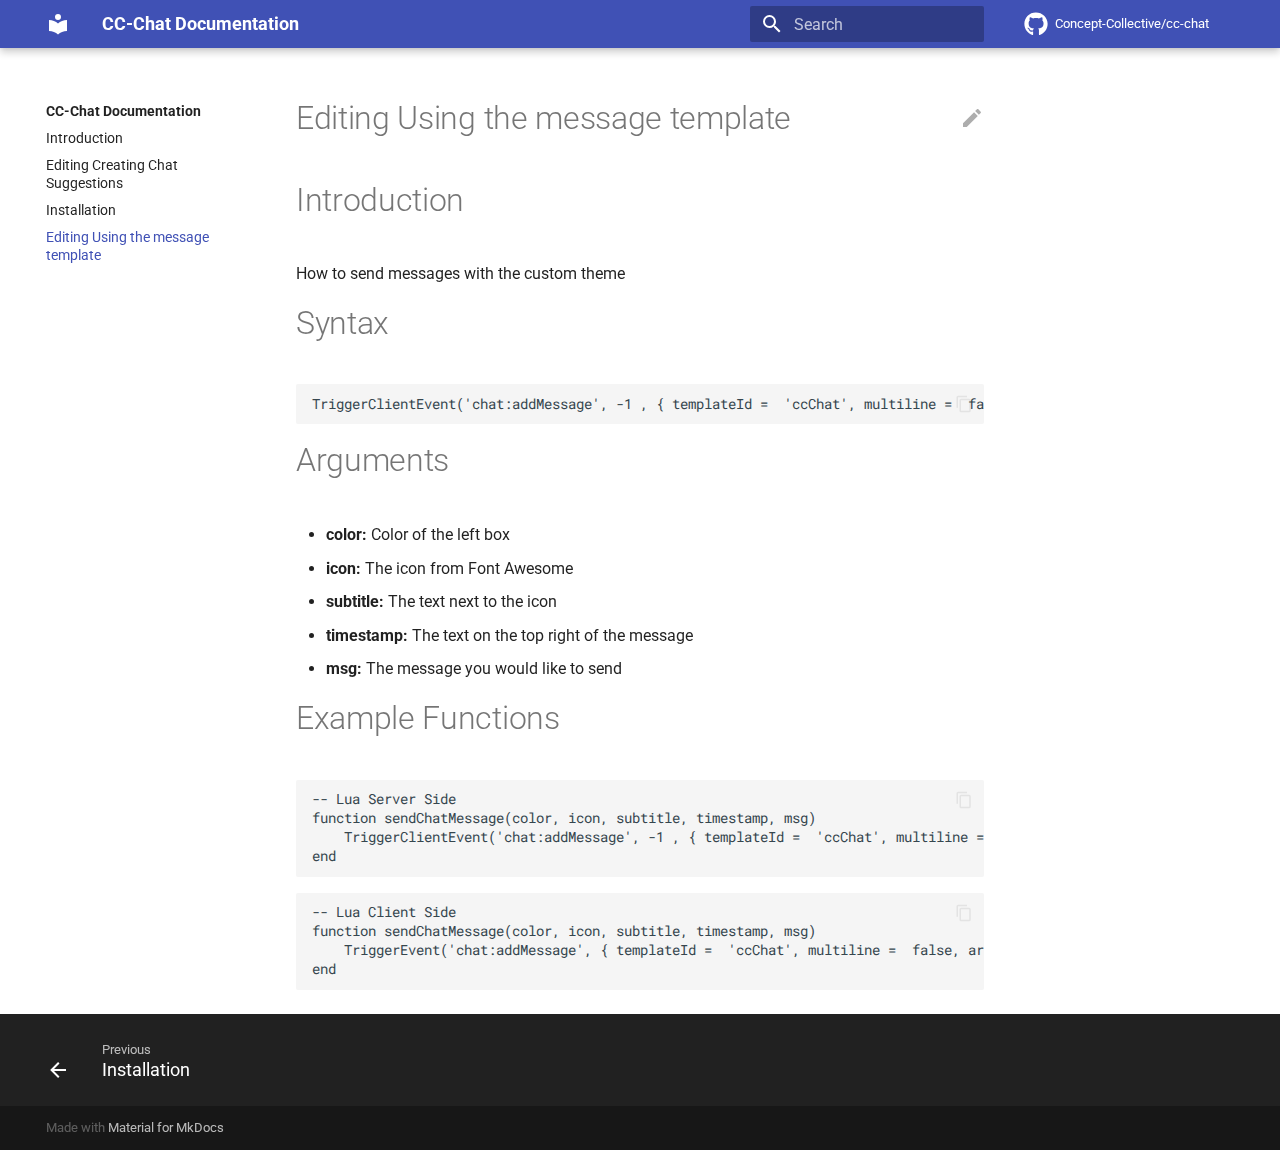
<file: site/message-template/index.html>
<!doctype html>
<html lang="en" class="no-js">
  <head>
    
      <meta charset="utf-8">
      <meta name="viewport" content="width=device-width,initial-scale=1">
      
      
      
      <link rel="icon" href="../assets/images/favicon.png">
      <meta name="generator" content="mkdocs-1.3.0, mkdocs-material-8.2.9">
    
    
      
        <title>Editing Using the message template - CC-Chat Documentation</title>
      
    
    
      <link rel="stylesheet" href="../assets/stylesheets/main.120efc48.min.css">
      
        
        <link rel="stylesheet" href="../assets/stylesheets/palette.9647289d.min.css">
        
      
    
    
    
      
        
        
        <link rel="preconnect" href="https://fonts.gstatic.com" crossorigin>
        <link rel="stylesheet" href="https://fonts.googleapis.com/css?family=Roboto:300,300i,400,400i,700,700i%7CRoboto+Mono:400,400i,700,700i&display=fallback">
        <style>:root{--md-text-font:"Roboto";--md-code-font:"Roboto Mono"}</style>
      
    
    
    <script>__md_scope=new URL("..",location),__md_get=(e,_=localStorage,t=__md_scope)=>JSON.parse(_.getItem(t.pathname+"."+e)),__md_set=(e,_,t=localStorage,a=__md_scope)=>{try{t.setItem(a.pathname+"."+e,JSON.stringify(_))}catch(e){}}</script>
    
      

    
    
  </head>
  
  
    
    
    
    
    
    <body dir="ltr" data-md-color-scheme="" data-md-color-primary="none" data-md-color-accent="none">
  
    
    
    <input class="md-toggle" data-md-toggle="drawer" type="checkbox" id="__drawer" autocomplete="off">
    <input class="md-toggle" data-md-toggle="search" type="checkbox" id="__search" autocomplete="off">
    <label class="md-overlay" for="__drawer"></label>
    <div data-md-component="skip">
      
        
        <a href="#editing-using-the-message-template" class="md-skip">
          Skip to content
        </a>
      
    </div>
    <div data-md-component="announce">
      
    </div>
    
    
      

<header class="md-header" data-md-component="header">
  <nav class="md-header__inner md-grid" aria-label="Header">
    <a href=".." title="CC-Chat Documentation" class="md-header__button md-logo" aria-label="CC-Chat Documentation" data-md-component="logo">
      
  
  <svg xmlns="http://www.w3.org/2000/svg" viewBox="0 0 24 24"><path d="M12 8a3 3 0 0 0 3-3 3 3 0 0 0-3-3 3 3 0 0 0-3 3 3 3 0 0 0 3 3m0 3.54C9.64 9.35 6.5 8 3 8v11c3.5 0 6.64 1.35 9 3.54 2.36-2.19 5.5-3.54 9-3.54V8c-3.5 0-6.64 1.35-9 3.54Z"/></svg>

    </a>
    <label class="md-header__button md-icon" for="__drawer">
      <svg xmlns="http://www.w3.org/2000/svg" viewBox="0 0 24 24"><path d="M3 6h18v2H3V6m0 5h18v2H3v-2m0 5h18v2H3v-2Z"/></svg>
    </label>
    <div class="md-header__title" data-md-component="header-title">
      <div class="md-header__ellipsis">
        <div class="md-header__topic">
          <span class="md-ellipsis">
            CC-Chat Documentation
          </span>
        </div>
        <div class="md-header__topic" data-md-component="header-topic">
          <span class="md-ellipsis">
            
              Editing Using the message template
            
          </span>
        </div>
      </div>
    </div>
    
    
    
      <label class="md-header__button md-icon" for="__search">
        <svg xmlns="http://www.w3.org/2000/svg" viewBox="0 0 24 24"><path d="M9.5 3A6.5 6.5 0 0 1 16 9.5c0 1.61-.59 3.09-1.56 4.23l.27.27h.79l5 5-1.5 1.5-5-5v-.79l-.27-.27A6.516 6.516 0 0 1 9.5 16 6.5 6.5 0 0 1 3 9.5 6.5 6.5 0 0 1 9.5 3m0 2C7 5 5 7 5 9.5S7 14 9.5 14 14 12 14 9.5 12 5 9.5 5Z"/></svg>
      </label>
      <div class="md-search" data-md-component="search" role="dialog">
  <label class="md-search__overlay" for="__search"></label>
  <div class="md-search__inner" role="search">
    <form class="md-search__form" name="search">
      <input type="text" class="md-search__input" name="query" aria-label="Search" placeholder="Search" autocapitalize="off" autocorrect="off" autocomplete="off" spellcheck="false" data-md-component="search-query" required>
      <label class="md-search__icon md-icon" for="__search">
        <svg xmlns="http://www.w3.org/2000/svg" viewBox="0 0 24 24"><path d="M9.5 3A6.5 6.5 0 0 1 16 9.5c0 1.61-.59 3.09-1.56 4.23l.27.27h.79l5 5-1.5 1.5-5-5v-.79l-.27-.27A6.516 6.516 0 0 1 9.5 16 6.5 6.5 0 0 1 3 9.5 6.5 6.5 0 0 1 9.5 3m0 2C7 5 5 7 5 9.5S7 14 9.5 14 14 12 14 9.5 12 5 9.5 5Z"/></svg>
        <svg xmlns="http://www.w3.org/2000/svg" viewBox="0 0 24 24"><path d="M20 11v2H8l5.5 5.5-1.42 1.42L4.16 12l7.92-7.92L13.5 5.5 8 11h12Z"/></svg>
      </label>
      <nav class="md-search__options" aria-label="Search">
        
        <button type="reset" class="md-search__icon md-icon" aria-label="Clear" tabindex="-1">
          <svg xmlns="http://www.w3.org/2000/svg" viewBox="0 0 24 24"><path d="M19 6.41 17.59 5 12 10.59 6.41 5 5 6.41 10.59 12 5 17.59 6.41 19 12 13.41 17.59 19 19 17.59 13.41 12 19 6.41Z"/></svg>
        </button>
      </nav>
      
    </form>
    <div class="md-search__output">
      <div class="md-search__scrollwrap" data-md-scrollfix>
        <div class="md-search-result" data-md-component="search-result">
          <div class="md-search-result__meta">
            Initializing search
          </div>
          <ol class="md-search-result__list"></ol>
        </div>
      </div>
    </div>
  </div>
</div>
    
    
      <div class="md-header__source">
        <a href="https://github.com/Concept-Collective/cc-chat" title="Go to repository" class="md-source" data-md-component="source">
  <div class="md-source__icon md-icon">
    
    <svg xmlns="http://www.w3.org/2000/svg" viewBox="0 0 496 512"><!--! Font Awesome Free 6.1.1 by @fontawesome - https://fontawesome.com License - https://fontawesome.com/license/free (Icons: CC BY 4.0, Fonts: SIL OFL 1.1, Code: MIT License) Copyright 2022 Fonticons, Inc.--><path d="M165.9 397.4c0 2-2.3 3.6-5.2 3.6-3.3.3-5.6-1.3-5.6-3.6 0-2 2.3-3.6 5.2-3.6 3-.3 5.6 1.3 5.6 3.6zm-31.1-4.5c-.7 2 1.3 4.3 4.3 4.9 2.6 1 5.6 0 6.2-2s-1.3-4.3-4.3-5.2c-2.6-.7-5.5.3-6.2 2.3zm44.2-1.7c-2.9.7-4.9 2.6-4.6 4.9.3 2 2.9 3.3 5.9 2.6 2.9-.7 4.9-2.6 4.6-4.6-.3-1.9-3-3.2-5.9-2.9zM244.8 8C106.1 8 0 113.3 0 252c0 110.9 69.8 205.8 169.5 239.2 12.8 2.3 17.3-5.6 17.3-12.1 0-6.2-.3-40.4-.3-61.4 0 0-70 15-84.7-29.8 0 0-11.4-29.1-27.8-36.6 0 0-22.9-15.7 1.6-15.4 0 0 24.9 2 38.6 25.8 21.9 38.6 58.6 27.5 72.9 20.9 2.3-16 8.8-27.1 16-33.7-55.9-6.2-112.3-14.3-112.3-110.5 0-27.5 7.6-41.3 23.6-58.9-2.6-6.5-11.1-33.3 2.6-67.9 20.9-6.5 69 27 69 27 20-5.6 41.5-8.5 62.8-8.5s42.8 2.9 62.8 8.5c0 0 48.1-33.6 69-27 13.7 34.7 5.2 61.4 2.6 67.9 16 17.7 25.8 31.5 25.8 58.9 0 96.5-58.9 104.2-114.8 110.5 9.2 7.9 17 22.9 17 46.4 0 33.7-.3 75.4-.3 83.6 0 6.5 4.6 14.4 17.3 12.1C428.2 457.8 496 362.9 496 252 496 113.3 383.5 8 244.8 8zM97.2 352.9c-1.3 1-1 3.3.7 5.2 1.6 1.6 3.9 2.3 5.2 1 1.3-1 1-3.3-.7-5.2-1.6-1.6-3.9-2.3-5.2-1zm-10.8-8.1c-.7 1.3.3 2.9 2.3 3.9 1.6 1 3.6.7 4.3-.7.7-1.3-.3-2.9-2.3-3.9-2-.6-3.6-.3-4.3.7zm32.4 35.6c-1.6 1.3-1 4.3 1.3 6.2 2.3 2.3 5.2 2.6 6.5 1 1.3-1.3.7-4.3-1.3-6.2-2.2-2.3-5.2-2.6-6.5-1zm-11.4-14.7c-1.6 1-1.6 3.6 0 5.9 1.6 2.3 4.3 3.3 5.6 2.3 1.6-1.3 1.6-3.9 0-6.2-1.4-2.3-4-3.3-5.6-2z"/></svg>
  </div>
  <div class="md-source__repository">
    Concept-Collective/cc-chat
  </div>
</a>
      </div>
    
  </nav>
  
</header>
    
    <div class="md-container" data-md-component="container">
      
      
        
          
        
      
      <main class="md-main" data-md-component="main">
        <div class="md-main__inner md-grid">
          
            
              
              <div class="md-sidebar md-sidebar--primary" data-md-component="sidebar" data-md-type="navigation" >
                <div class="md-sidebar__scrollwrap">
                  <div class="md-sidebar__inner">
                    


<nav class="md-nav md-nav--primary" aria-label="Navigation" data-md-level="0">
  <label class="md-nav__title" for="__drawer">
    <a href=".." title="CC-Chat Documentation" class="md-nav__button md-logo" aria-label="CC-Chat Documentation" data-md-component="logo">
      
  
  <svg xmlns="http://www.w3.org/2000/svg" viewBox="0 0 24 24"><path d="M12 8a3 3 0 0 0 3-3 3 3 0 0 0-3-3 3 3 0 0 0-3 3 3 3 0 0 0 3 3m0 3.54C9.64 9.35 6.5 8 3 8v11c3.5 0 6.64 1.35 9 3.54 2.36-2.19 5.5-3.54 9-3.54V8c-3.5 0-6.64 1.35-9 3.54Z"/></svg>

    </a>
    CC-Chat Documentation
  </label>
  
    <div class="md-nav__source">
      <a href="https://github.com/Concept-Collective/cc-chat" title="Go to repository" class="md-source" data-md-component="source">
  <div class="md-source__icon md-icon">
    
    <svg xmlns="http://www.w3.org/2000/svg" viewBox="0 0 496 512"><!--! Font Awesome Free 6.1.1 by @fontawesome - https://fontawesome.com License - https://fontawesome.com/license/free (Icons: CC BY 4.0, Fonts: SIL OFL 1.1, Code: MIT License) Copyright 2022 Fonticons, Inc.--><path d="M165.9 397.4c0 2-2.3 3.6-5.2 3.6-3.3.3-5.6-1.3-5.6-3.6 0-2 2.3-3.6 5.2-3.6 3-.3 5.6 1.3 5.6 3.6zm-31.1-4.5c-.7 2 1.3 4.3 4.3 4.9 2.6 1 5.6 0 6.2-2s-1.3-4.3-4.3-5.2c-2.6-.7-5.5.3-6.2 2.3zm44.2-1.7c-2.9.7-4.9 2.6-4.6 4.9.3 2 2.9 3.3 5.9 2.6 2.9-.7 4.9-2.6 4.6-4.6-.3-1.9-3-3.2-5.9-2.9zM244.8 8C106.1 8 0 113.3 0 252c0 110.9 69.8 205.8 169.5 239.2 12.8 2.3 17.3-5.6 17.3-12.1 0-6.2-.3-40.4-.3-61.4 0 0-70 15-84.7-29.8 0 0-11.4-29.1-27.8-36.6 0 0-22.9-15.7 1.6-15.4 0 0 24.9 2 38.6 25.8 21.9 38.6 58.6 27.5 72.9 20.9 2.3-16 8.8-27.1 16-33.7-55.9-6.2-112.3-14.3-112.3-110.5 0-27.5 7.6-41.3 23.6-58.9-2.6-6.5-11.1-33.3 2.6-67.9 20.9-6.5 69 27 69 27 20-5.6 41.5-8.5 62.8-8.5s42.8 2.9 62.8 8.5c0 0 48.1-33.6 69-27 13.7 34.7 5.2 61.4 2.6 67.9 16 17.7 25.8 31.5 25.8 58.9 0 96.5-58.9 104.2-114.8 110.5 9.2 7.9 17 22.9 17 46.4 0 33.7-.3 75.4-.3 83.6 0 6.5 4.6 14.4 17.3 12.1C428.2 457.8 496 362.9 496 252 496 113.3 383.5 8 244.8 8zM97.2 352.9c-1.3 1-1 3.3.7 5.2 1.6 1.6 3.9 2.3 5.2 1 1.3-1 1-3.3-.7-5.2-1.6-1.6-3.9-2.3-5.2-1zm-10.8-8.1c-.7 1.3.3 2.9 2.3 3.9 1.6 1 3.6.7 4.3-.7.7-1.3-.3-2.9-2.3-3.9-2-.6-3.6-.3-4.3.7zm32.4 35.6c-1.6 1.3-1 4.3 1.3 6.2 2.3 2.3 5.2 2.6 6.5 1 1.3-1.3.7-4.3-1.3-6.2-2.2-2.3-5.2-2.6-6.5-1zm-11.4-14.7c-1.6 1-1.6 3.6 0 5.9 1.6 2.3 4.3 3.3 5.6 2.3 1.6-1.3 1.6-3.9 0-6.2-1.4-2.3-4-3.3-5.6-2z"/></svg>
  </div>
  <div class="md-source__repository">
    Concept-Collective/cc-chat
  </div>
</a>
    </div>
  
  <ul class="md-nav__list" data-md-scrollfix>
    
      
      
      

  
  
  
    <li class="md-nav__item">
      <a href=".." class="md-nav__link">
        Introduction
      </a>
    </li>
  

    
      
      
      

  
  
  
    <li class="md-nav__item">
      <a href="../create-suggestion/" class="md-nav__link">
        Editing Creating Chat Suggestions
      </a>
    </li>
  

    
      
      
      

  
  
  
    <li class="md-nav__item">
      <a href="../installation/" class="md-nav__link">
        Installation
      </a>
    </li>
  

    
      
      
      

  
  
    
  
  
    <li class="md-nav__item md-nav__item--active">
      
      <input class="md-nav__toggle md-toggle" data-md-toggle="toc" type="checkbox" id="__toc">
      
      
        
      
      
      <a href="./" class="md-nav__link md-nav__link--active">
        Editing Using the message template
      </a>
      
    </li>
  

    
  </ul>
</nav>
                  </div>
                </div>
              </div>
            
            
              
              <div class="md-sidebar md-sidebar--secondary" data-md-component="sidebar" data-md-type="toc" >
                <div class="md-sidebar__scrollwrap">
                  <div class="md-sidebar__inner">
                    

<nav class="md-nav md-nav--secondary" aria-label="Table of contents">
  
  
  
    
  
  
</nav>
                  </div>
                </div>
              </div>
            
          
          <div class="md-content" data-md-component="content">
            <article class="md-content__inner md-typeset">
              
                
  <a href="https://github.com/Concept-Collective/cc-chat/edit/master/docs/message-template.md" title="Edit this page" class="md-content__button md-icon">
    <svg xmlns="http://www.w3.org/2000/svg" viewBox="0 0 24 24"><path d="M20.71 7.04c.39-.39.39-1.04 0-1.41l-2.34-2.34c-.37-.39-1.02-.39-1.41 0l-1.84 1.83 3.75 3.75M3 17.25V21h3.75L17.81 9.93l-3.75-3.75L3 17.25Z"/></svg>
  </a>



<h1 id="editing-using-the-message-template">Editing Using the message template</h1>
<h1 id="introduction">Introduction</h1>
<p>How to send messages with the custom theme </p>
<h1 id="syntax">Syntax</h1>
<pre><code class="language-lua">TriggerClientEvent('chat:addMessage', -1 , { templateId =  'ccChat', multiline =  false, args = { color, icon, subtitle, timestamp, msg } })
</code></pre>
<h1 id="arguments">Arguments</h1>
<ul>
<li><strong>color:</strong> Color of the left box</li>
<li><strong>icon:</strong> The icon from Font Awesome</li>
<li><strong>subtitle:</strong> The text next to the icon</li>
<li><strong>timestamp:</strong> The text on the top right of the message</li>
<li><strong>msg:</strong> The message you would like to send</li>
</ul>
<h1 id="example-functions">Example Functions</h1>
<pre><code class="language-lua">-- Lua Server Side
function sendChatMessage(color, icon, subtitle, timestamp, msg)
    TriggerClientEvent('chat:addMessage', -1 , { templateId =  'ccChat', multiline =  false, args = { color, icon, subtitle, timestamp, msg } })
end
</code></pre>
<pre><code class="language-lua">-- Lua Client Side
function sendChatMessage(color, icon, subtitle, timestamp, msg)
    TriggerEvent('chat:addMessage', { templateId =  'ccChat', multiline =  false, args = { color, icon, subtitle, timestamp, msg } })
end
</code></pre>

              
            </article>
          </div>
        </div>
        
      </main>
      
        <footer class="md-footer">
  
    <nav class="md-footer__inner md-grid" aria-label="Footer">
      
        
        <a href="../installation/" class="md-footer__link md-footer__link--prev" aria-label="Previous: Installation" rel="prev">
          <div class="md-footer__button md-icon">
            <svg xmlns="http://www.w3.org/2000/svg" viewBox="0 0 24 24"><path d="M20 11v2H8l5.5 5.5-1.42 1.42L4.16 12l7.92-7.92L13.5 5.5 8 11h12Z"/></svg>
          </div>
          <div class="md-footer__title">
            <div class="md-ellipsis">
              <span class="md-footer__direction">
                Previous
              </span>
              Installation
            </div>
          </div>
        </a>
      
      
    </nav>
  
  <div class="md-footer-meta md-typeset">
    <div class="md-footer-meta__inner md-grid">
      <div class="md-copyright">
  
  
    Made with
    <a href="https://squidfunk.github.io/mkdocs-material/" target="_blank" rel="noopener">
      Material for MkDocs
    </a>
  
</div>
      
    </div>
  </div>
</footer>
      
    </div>
    <div class="md-dialog" data-md-component="dialog">
      <div class="md-dialog__inner md-typeset"></div>
    </div>
    <script id="__config" type="application/json">{"base": "..", "features": [], "search": "../assets/javascripts/workers/search.2a1c317c.min.js", "translations": {"clipboard.copied": "Copied to clipboard", "clipboard.copy": "Copy to clipboard", "search.config.lang": "en", "search.config.pipeline": "trimmer, stopWordFilter", "search.config.separator": "[\\s\\-]+", "search.placeholder": "Search", "search.result.more.one": "1 more on this page", "search.result.more.other": "# more on this page", "search.result.none": "No matching documents", "search.result.one": "1 matching document", "search.result.other": "# matching documents", "search.result.placeholder": "Type to start searching", "search.result.term.missing": "Missing", "select.version.title": "Select version"}}</script>
    
    
      <script src="../assets/javascripts/bundle.6e54b5cd.min.js"></script>
      
    
  </body>
</html>
</file>
<file: assets/stylesheets/main.85bb2934.min.css>
@charset "UTF-8";html{-webkit-text-size-adjust:none;-moz-text-size-adjust:none;text-size-adjust:none;box-sizing:border-box}*,:after,:before{box-sizing:inherit}@media (prefers-reduced-motion){*,:after,:before{transition:none!important}}body{margin:0}a,button,input,label{-webkit-tap-highlight-color:transparent}a{color:inherit;text-decoration:none}hr{border:0;box-sizing:initial;display:block;height:.05rem;overflow:visible;padding:0}small{font-size:80%}sub,sup{line-height:1em}img{border-style:none}table{border-collapse:initial;border-spacing:0}td,th{font-weight:400;vertical-align:top}button{background:#0000;border:0;font-family:inherit;font-size:inherit;margin:0;padding:0}input{border:0;outline:none}:root{--md-primary-fg-color:#4051b5;--md-primary-fg-color--light:#5d6cc0;--md-primary-fg-color--dark:#303fa1;--md-primary-bg-color:#fff;--md-primary-bg-color--light:#ffffffb3;--md-accent-fg-color:#526cfe;--md-accent-fg-color--transparent:#526cfe1a;--md-accent-bg-color:#fff;--md-accent-bg-color--light:#ffffffb3}[data-md-color-scheme=default] img[src$="#gh-dark-mode-only"],[data-md-color-scheme=default] img[src$="#only-dark"]{display:none}:root,[data-md-color-scheme=default]{--md-default-fg-color:#000000de;--md-default-fg-color--light:#0000008a;--md-default-fg-color--lighter:#00000052;--md-default-fg-color--lightest:#00000012;--md-default-bg-color:#fff;--md-default-bg-color--light:#ffffffb3;--md-default-bg-color--lighter:#ffffff4d;--md-default-bg-color--lightest:#ffffff1f;--md-code-fg-color:#36464e;--md-code-bg-color:#f5f5f5;--md-code-hl-color:#ffff0080;--md-code-hl-number-color:#d52a2a;--md-code-hl-special-color:#db1457;--md-code-hl-function-color:#a846b9;--md-code-hl-constant-color:#6e59d9;--md-code-hl-keyword-color:#3f6ec6;--md-code-hl-string-color:#1c7d4d;--md-code-hl-name-color:var(--md-code-fg-color);--md-code-hl-operator-color:var(--md-default-fg-color--light);--md-code-hl-punctuation-color:var(--md-default-fg-color--light);--md-code-hl-comment-color:var(--md-default-fg-color--light);--md-code-hl-generic-color:var(--md-default-fg-color--light);--md-code-hl-variable-color:var(--md-default-fg-color--light);--md-typeset-color:var(--md-default-fg-color);--md-typeset-a-color:var(--md-primary-fg-color);--md-typeset-mark-color:#ffff0080;--md-typeset-del-color:#f5503d26;--md-typeset-ins-color:#0bd57026;--md-typeset-kbd-color:#fafafa;--md-typeset-kbd-accent-color:#fff;--md-typeset-kbd-border-color:#b8b8b8;--md-typeset-table-color:#0000001f;--md-typeset-table-color--light:rgba(0,0,0,.035);--md-admonition-fg-color:var(--md-default-fg-color);--md-admonition-bg-color:var(--md-default-bg-color);--md-warning-fg-color:#000000de;--md-warning-bg-color:#ff9;--md-footer-fg-color:#fff;--md-footer-fg-color--light:#ffffffb3;--md-footer-fg-color--lighter:#ffffff73;--md-footer-bg-color:#000000de;--md-footer-bg-color--dark:#00000052;--md-shadow-z1:0 0.2rem 0.5rem #0000000d,0 0 0.05rem #0000001a;--md-shadow-z2:0 0.2rem 0.5rem #0000001a,0 0 0.05rem #00000040;--md-shadow-z3:0 0.2rem 0.5rem #0003,0 0 0.05rem #00000059}.md-icon svg{fill:currentcolor;display:block;height:1.2rem;width:1.2rem}body{-webkit-font-smoothing:antialiased;-moz-osx-font-smoothing:grayscale;--md-text-font-family:var(--md-text-font,_),-apple-system,BlinkMacSystemFont,Helvetica,Arial,sans-serif;--md-code-font-family:var(--md-code-font,_),SFMono-Regular,Consolas,Menlo,monospace}aside,body,input{font-feature-settings:"kern","liga";color:var(--md-typeset-color);font-family:var(--md-text-font-family)}code,kbd,pre{font-feature-settings:"kern";font-family:var(--md-code-font-family)}:root{--md-typeset-table-sort-icon:url('data:image/svg+xml;charset=utf-8,<svg xmlns="http://www.w3.org/2000/svg" viewBox="0 0 24 24"><path d="m18 21-4-4h3V7h-3l4-4 4 4h-3v10h3M2 19v-2h10v2M2 13v-2h7v2M2 7V5h4v2H2Z"/></svg>');--md-typeset-table-sort-icon--asc:url('data:image/svg+xml;charset=utf-8,<svg xmlns="http://www.w3.org/2000/svg" viewBox="0 0 24 24"><path d="M19 17h3l-4 4-4-4h3V3h2M2 17h10v2H2M6 5v2H2V5m0 6h7v2H2v-2Z"/></svg>');--md-typeset-table-sort-icon--desc:url('data:image/svg+xml;charset=utf-8,<svg xmlns="http://www.w3.org/2000/svg" viewBox="0 0 24 24"><path d="M19 7h3l-4-4-4 4h3v14h2M2 17h10v2H2M6 5v2H2V5m0 6h7v2H2v-2Z"/></svg>')}.md-typeset{-webkit-print-color-adjust:exact;color-adjust:exact;font-size:.8rem;line-height:1.6}@media print{.md-typeset{font-size:.68rem}}.md-typeset blockquote,.md-typeset dl,.md-typeset figure,.md-typeset ol,.md-typeset pre,.md-typeset ul{margin-bottom:1em;margin-top:1em}.md-typeset h1{color:var(--md-default-fg-color--light);font-size:2em;line-height:1.3;margin:0 0 1.25em}.md-typeset h1,.md-typeset h2{font-weight:300;letter-spacing:-.01em}.md-typeset h2{font-size:1.5625em;line-height:1.4;margin:1.6em 0 .64em}.md-typeset h3{font-size:1.25em;font-weight:400;letter-spacing:-.01em;line-height:1.5;margin:1.6em 0 .8em}.md-typeset h2+h3{margin-top:.8em}.md-typeset h4{font-weight:700;letter-spacing:-.01em;margin:1em 0}.md-typeset h5,.md-typeset h6{color:var(--md-default-fg-color--light);font-size:.8em;font-weight:700;letter-spacing:-.01em;margin:1.25em 0}.md-typeset h5{text-transform:uppercase}.md-typeset hr{border-bottom:.05rem solid var(--md-default-fg-color--lightest);display:flow-root;margin:1.5em 0}.md-typeset a{color:var(--md-typeset-a-color);word-break:break-word}.md-typeset a,.md-typeset a:before{transition:color 125ms}.md-typeset a:focus,.md-typeset a:hover{color:var(--md-accent-fg-color)}.md-typeset a:focus code,.md-typeset a:hover code{background-color:var(--md-accent-fg-color--transparent)}.md-typeset a code{color:currentcolor;transition:background-color 125ms}.md-typeset a.focus-visible{outline-color:var(--md-accent-fg-color);outline-offset:.2rem}.md-typeset code,.md-typeset kbd,.md-typeset pre{color:var(--md-code-fg-color);direction:ltr;font-variant-ligatures:none}@media print{.md-typeset code,.md-typeset kbd,.md-typeset pre{white-space:pre-wrap}}.md-typeset code{background-color:var(--md-code-bg-color);border-radius:.1rem;-webkit-box-decoration-break:clone;box-decoration-break:clone;font-size:.85em;padding:0 .2941176471em;word-break:break-word}.md-typeset code:not(.focus-visible){-webkit-tap-highlight-color:transparent;outline:none}.md-typeset pre{display:flow-root;line-height:1.4;position:relative}.md-typeset pre>code{-webkit-box-decoration-break:slice;box-decoration-break:slice;box-shadow:none;display:block;margin:0;outline-color:var(--md-accent-fg-color);overflow:auto;padding:.7720588235em 1.1764705882em;scrollbar-color:var(--md-default-fg-color--lighter) #0000;scrollbar-width:thin;touch-action:auto;word-break:normal}.md-typeset pre>code:hover{scrollbar-color:var(--md-accent-fg-color) #0000}.md-typeset pre>code::-webkit-scrollbar{height:.2rem;width:.2rem}.md-typeset pre>code::-webkit-scrollbar-thumb{background-color:var(--md-default-fg-color--lighter)}.md-typeset pre>code::-webkit-scrollbar-thumb:hover{background-color:var(--md-accent-fg-color)}.md-typeset kbd{background-color:var(--md-typeset-kbd-color);border-radius:.1rem;box-shadow:0 .1rem 0 .05rem var(--md-typeset-kbd-border-color),0 .1rem 0 var(--md-typeset-kbd-border-color),0 -.1rem .2rem var(--md-typeset-kbd-accent-color) inset;color:var(--md-default-fg-color);display:inline-block;font-size:.75em;padding:0 .6666666667em;vertical-align:text-top;word-break:break-word}.md-typeset mark{background-color:var(--md-typeset-mark-color);-webkit-box-decoration-break:clone;box-decoration-break:clone;color:inherit;word-break:break-word}.md-typeset abbr{border-bottom:.05rem dotted var(--md-default-fg-color--light);cursor:help;text-decoration:none}@media (hover:none){.md-typeset abbr[title]:focus:after,.md-typeset abbr[title]:hover:after{background-color:var(--md-default-fg-color);border-radius:.1rem;box-shadow:var(--md-shadow-z3);color:var(--md-default-bg-color);content:attr(title);font-size:.7rem;left:.8rem;margin-top:2em;padding:.2rem .3rem;position:absolute;right:.8rem}}.md-typeset small{opacity:.75}[dir=ltr] .md-typeset sub,[dir=ltr] .md-typeset sup{margin-left:.078125em}[dir=rtl] .md-typeset sub,[dir=rtl] .md-typeset sup{margin-right:.078125em}[dir=ltr] .md-typeset blockquote{padding-left:.6rem}[dir=rtl] .md-typeset blockquote{padding-right:.6rem}[dir=ltr] .md-typeset blockquote{border-left:.2rem solid var(--md-default-fg-color--lighter)}[dir=rtl] .md-typeset blockquote{border-right:.2rem solid var(--md-default-fg-color--lighter)}.md-typeset blockquote{color:var(--md-default-fg-color--light);margin-left:0;margin-right:0}.md-typeset ul{list-style-type:disc}[dir=ltr] .md-typeset ol,[dir=ltr] .md-typeset ul{margin-left:.625em}[dir=rtl] .md-typeset ol,[dir=rtl] .md-typeset ul{margin-right:.625em}.md-typeset ol,.md-typeset ul{padding:0}.md-typeset ol:not([hidden]),.md-typeset ul:not([hidden]){display:flow-root}.md-typeset ol ol,.md-typeset ul ol{list-style-type:lower-alpha}.md-typeset ol ol ol,.md-typeset ul ol ol{list-style-type:lower-roman}[dir=ltr] .md-typeset ol li,[dir=ltr] .md-typeset ul li{margin-left:1.25em}[dir=rtl] .md-typeset ol li,[dir=rtl] .md-typeset ul li{margin-right:1.25em}.md-typeset ol li,.md-typeset ul li{margin-bottom:.5em}.md-typeset ol li blockquote,.md-typeset ol li p,.md-typeset ul li blockquote,.md-typeset ul li p{margin:.5em 0}.md-typeset ol li:last-child,.md-typeset ul li:last-child{margin-bottom:0}[dir=ltr] .md-typeset ol li ol,[dir=ltr] .md-typeset ol li ul,[dir=ltr] .md-typeset ul li ol,[dir=ltr] .md-typeset ul li ul{margin-left:.625em}[dir=rtl] .md-typeset ol li ol,[dir=rtl] .md-typeset ol li ul,[dir=rtl] .md-typeset ul li ol,[dir=rtl] .md-typeset ul li ul{margin-right:.625em}.md-typeset ol li ol,.md-typeset ol li ul,.md-typeset ul li ol,.md-typeset ul li ul{margin-bottom:.5em;margin-top:.5em}[dir=ltr] .md-typeset dd{margin-left:1.875em}[dir=rtl] .md-typeset dd{margin-right:1.875em}.md-typeset dd{margin-bottom:1.5em;margin-top:1em}.md-typeset img,.md-typeset svg,.md-typeset video{height:auto;max-width:100%}.md-typeset img[align=left]{margin:1em 1em 1em 0}.md-typeset img[align=right]{margin:1em 0 1em 1em}.md-typeset img[align]:only-child{margin-top:0}.md-typeset figure{display:flow-root;margin:1em auto;max-width:100%;text-align:center;width:-webkit-fit-content;width:-moz-fit-content;width:fit-content}.md-typeset figure img{display:block}.md-typeset figcaption{font-style:italic;margin:1em auto;max-width:24rem}.md-typeset iframe{max-width:100%}.md-typeset table:not([class]){background-color:var(--md-default-bg-color);border:.05rem solid var(--md-typeset-table-color);border-radius:.1rem;display:inline-block;font-size:.64rem;max-width:100%;overflow:auto;touch-action:auto}@media print{.md-typeset table:not([class]){display:table}}.md-typeset table:not([class])+*{margin-top:1.5em}.md-typeset table:not([class]) td>:first-child,.md-typeset table:not([class]) th>:first-child{margin-top:0}.md-typeset table:not([class]) td>:last-child,.md-typeset table:not([class]) th>:last-child{margin-bottom:0}.md-typeset table:not([class]) td:not([align]),.md-typeset table:not([class]) th:not([align]){text-align:left}[dir=rtl] .md-typeset table:not([class]) td:not([align]),[dir=rtl] .md-typeset table:not([class]) th:not([align]){text-align:right}.md-typeset table:not([class]) th{font-weight:700;min-width:5rem;padding:.9375em 1.25em;vertical-align:top}.md-typeset table:not([class]) td{border-top:.05rem solid var(--md-typeset-table-color);padding:.9375em 1.25em;vertical-align:top}.md-typeset table:not([class]) tbody tr{transition:background-color 125ms}.md-typeset table:not([class]) tbody tr:hover{background-color:var(--md-typeset-table-color--light);box-shadow:0 .05rem 0 var(--md-default-bg-color) inset}.md-typeset table:not([class]) a{word-break:normal}.md-typeset table th[role=columnheader]{cursor:pointer}[dir=ltr] .md-typeset table th[role=columnheader]:after{margin-left:.5em}[dir=rtl] .md-typeset table th[role=columnheader]:after{margin-right:.5em}.md-typeset table th[role=columnheader]:after{content:"";display:inline-block;height:1.2em;-webkit-mask-image:var(--md-typeset-table-sort-icon);mask-image:var(--md-typeset-table-sort-icon);-webkit-mask-repeat:no-repeat;mask-repeat:no-repeat;-webkit-mask-size:contain;mask-size:contain;transition:background-color 125ms;vertical-align:text-bottom;width:1.2em}.md-typeset table th[role=columnheader]:hover:after{background-color:var(--md-default-fg-color--lighter)}.md-typeset table th[role=columnheader][aria-sort=ascending]:after{background-color:var(--md-default-fg-color--light);-webkit-mask-image:var(--md-typeset-table-sort-icon--asc);mask-image:var(--md-typeset-table-sort-icon--asc)}.md-typeset table th[role=columnheader][aria-sort=descending]:after{background-color:var(--md-default-fg-color--light);-webkit-mask-image:var(--md-typeset-table-sort-icon--desc);mask-image:var(--md-typeset-table-sort-icon--desc)}.md-typeset__scrollwrap{margin:1em -.8rem;overflow-x:auto;touch-action:auto}.md-typeset__table{display:inline-block;margin-bottom:.5em;padding:0 .8rem}@media print{.md-typeset__table{display:block}}html .md-typeset__table table{display:table;margin:0;overflow:hidden;width:100%}@media screen and (max-width:44.9375em){.md-content__inner>pre{margin:1em -.8rem}.md-content__inner>pre code{border-radius:0}}.md-banner{background-color:var(--md-footer-bg-color);color:var(--md-footer-fg-color);overflow:auto}@media print{.md-banner{display:none}}.md-banner--warning{background-color:var(--md-warning-bg-color);color:var(--md-warning-fg-color)}.md-banner__inner{font-size:.7rem;margin:.6rem auto;padding:0 .8rem}[dir=ltr] .md-banner__button{float:right}[dir=rtl] .md-banner__button{float:left}.md-banner__button{color:inherit;cursor:pointer;transition:opacity .25s}.md-banner__button:hover{opacity:.7}html{font-size:125%;height:100%;overflow-x:hidden}@media screen and (min-width:100em){html{font-size:137.5%}}@media screen and (min-width:125em){html{font-size:150%}}body{background-color:var(--md-default-bg-color);display:flex;flex-direction:column;font-size:.5rem;min-height:100%;position:relative;width:100%}@media print{body{display:block}}@media screen and (max-width:59.9375em){body[data-md-scrolllock]{position:fixed}}.md-grid{margin-left:auto;margin-right:auto;max-width:61rem}.md-container{display:flex;flex-direction:column;flex-grow:1}@media print{.md-container{display:block}}.md-main{flex-grow:1}.md-main__inner{display:flex;height:100%;margin-top:1.5rem}.md-ellipsis{overflow:hidden;text-overflow:ellipsis}.md-toggle{display:none}.md-option{height:0;opacity:0;position:absolute;width:0}.md-option:checked+label:not([hidden]){display:block}.md-option.focus-visible+label{outline-color:var(--md-accent-fg-color);outline-style:auto}.md-skip{background-color:var(--md-default-fg-color);border-radius:.1rem;color:var(--md-default-bg-color);font-size:.64rem;margin:.5rem;opacity:0;outline-color:var(--md-accent-fg-color);padding:.3rem .5rem;position:fixed;transform:translateY(.4rem);z-index:-1}.md-skip:focus{opacity:1;transform:translateY(0);transition:transform .25s cubic-bezier(.4,0,.2,1),opacity 175ms 75ms;z-index:10}@page{margin:25mm}:root{--md-clipboard-icon:url('data:image/svg+xml;charset=utf-8,<svg xmlns="http://www.w3.org/2000/svg" viewBox="0 0 24 24"><path d="M19 21H8V7h11m0-2H8a2 2 0 0 0-2 2v14a2 2 0 0 0 2 2h11a2 2 0 0 0 2-2V7a2 2 0 0 0-2-2m-3-4H4a2 2 0 0 0-2 2v14h2V3h12V1Z"/></svg>')}.md-clipboard{border-radius:.1rem;color:var(--md-default-fg-color--lightest);cursor:pointer;height:1.5em;outline-color:var(--md-accent-fg-color);outline-offset:.1rem;position:absolute;right:.5em;top:.5em;transition:color .25s;width:1.5em;z-index:1}@media print{.md-clipboard{display:none}}.md-clipboard:not(.focus-visible){-webkit-tap-highlight-color:transparent;outline:none}:hover>.md-clipboard{color:var(--md-default-fg-color--light)}.md-clipboard:focus,.md-clipboard:hover{color:var(--md-accent-fg-color)}.md-clipboard:after{background-color:currentcolor;content:"";display:block;height:1.125em;margin:0 auto;-webkit-mask-image:var(--md-clipboard-icon);mask-image:var(--md-clipboard-icon);-webkit-mask-position:center;mask-position:center;-webkit-mask-repeat:no-repeat;mask-repeat:no-repeat;-webkit-mask-size:contain;mask-size:contain;width:1.125em}.md-clipboard--inline{cursor:pointer}.md-clipboard--inline code{transition:color .25s,background-color .25s}.md-clipboard--inline:focus code,.md-clipboard--inline:hover code{background-color:var(--md-accent-fg-color--transparent);color:var(--md-accent-fg-color)}@keyframes consent{0%{opacity:0;transform:translateY(100%)}to{opacity:1;transform:translateY(0)}}@keyframes overlay{0%{opacity:0}to{opacity:1}}.md-consent__overlay{animation:overlay .25s both;-webkit-backdrop-filter:blur(.1rem);backdrop-filter:blur(.1rem);background-color:#0000008a;height:100%;opacity:1;position:fixed;top:0;width:100%;z-index:5}.md-consent__inner{animation:consent .5s cubic-bezier(.1,.7,.1,1) both;background-color:var(--md-default-bg-color);border:0;border-radius:.1rem;bottom:0;box-shadow:0 0 .2rem #0000001a,0 .2rem .4rem #0003;max-height:100%;overflow:auto;padding:0;position:fixed;width:100%;z-index:5}.md-consent__form{padding:.8rem}.md-consent__settings{display:none;margin:1em 0}input:checked+.md-consent__settings{display:block}.md-consent__controls{margin-bottom:.8rem}.md-typeset .md-consent__controls .md-button{display:inline}@media screen and (max-width:44.9375em){.md-typeset .md-consent__controls .md-button{display:block;margin-top:.4rem;text-align:center;width:100%}}.md-consent label{cursor:pointer}.md-content{flex-grow:1;min-width:0}.md-content__inner{margin:0 .8rem 1.2rem;padding-top:.6rem}@media screen and (min-width:76.25em){[dir=ltr] .md-sidebar--primary:not([hidden])~.md-content>.md-content__inner{margin-left:1.2rem}[dir=ltr] .md-sidebar--secondary:not([hidden])~.md-content>.md-content__inner,[dir=rtl] .md-sidebar--primary:not([hidden])~.md-content>.md-content__inner{margin-right:1.2rem}[dir=rtl] .md-sidebar--secondary:not([hidden])~.md-content>.md-content__inner{margin-left:1.2rem}}.md-content__inner:before{content:"";display:block;height:.4rem}.md-content__inner>:last-child{margin-bottom:0}[dir=ltr] .md-content__button{float:right}[dir=rtl] .md-content__button{float:left}[dir=ltr] .md-content__button{margin-left:.4rem}[dir=rtl] .md-content__button{margin-right:.4rem}.md-content__button{margin:.4rem 0;padding:0}@media print{.md-content__button{display:none}}.md-typeset .md-content__button{color:var(--md-default-fg-color--lighter)}.md-content__button svg{display:inline;vertical-align:top}[dir=rtl] .md-content__button svg{transform:scaleX(-1)}[dir=ltr] .md-dialog{right:.8rem}[dir=rtl] .md-dialog{left:.8rem}.md-dialog{background-color:var(--md-default-fg-color);border-radius:.1rem;bottom:.8rem;box-shadow:var(--md-shadow-z3);min-width:11.1rem;opacity:0;padding:.4rem .6rem;pointer-events:none;position:fixed;transform:translateY(100%);transition:transform 0ms .4s,opacity .4s;z-index:4}@media print{.md-dialog{display:none}}.md-dialog--active{opacity:1;pointer-events:auto;transform:translateY(0);transition:transform .4s cubic-bezier(.075,.85,.175,1),opacity .4s}.md-dialog__inner{color:var(--md-default-bg-color);font-size:.7rem}.md-feedback{margin:2em 0 1em;text-align:center}.md-feedback fieldset{border:none;margin:0;padding:0}.md-feedback__title{font-weight:700;margin:1em auto}.md-feedback__inner{position:relative}.md-feedback__list{align-content:baseline;display:flex;flex-wrap:wrap;justify-content:center;position:relative}.md-feedback__list:hover .md-icon:not(:disabled){color:var(--md-default-fg-color--lighter)}:disabled .md-feedback__list{min-height:1.8rem}.md-feedback__icon{color:var(--md-default-fg-color--light);cursor:pointer;flex-shrink:0;margin:0 .1rem;transition:color 125ms}.md-feedback__icon:not(:disabled).md-icon:hover{color:var(--md-accent-fg-color)}.md-feedback__icon:disabled{color:var(--md-default-fg-color--lightest);pointer-events:none}.md-feedback__note{opacity:0;position:relative;transform:translateY(.4rem);transition:transform .4s cubic-bezier(.1,.7,.1,1),opacity .15s}.md-feedback__note>*{margin:0 auto;max-width:16rem}:disabled .md-feedback__note{opacity:1;transform:translateY(0)}.md-footer{background-color:var(--md-footer-bg-color);color:var(--md-footer-fg-color)}@media print{.md-footer{display:none}}.md-footer__inner{justify-content:space-between;overflow:auto;padding:.2rem}.md-footer__inner:not([hidden]){display:flex}.md-footer__link{align-items:end;display:flex;flex-grow:0.01;margin-bottom:.4rem;margin-top:1rem;max-width:100%;outline-color:var(--md-accent-fg-color);overflow:hidden;transition:opacity .25s}.md-footer__link:focus,.md-footer__link:hover{opacity:.7}[dir=rtl] .md-footer__link svg{transform:scaleX(-1)}@media screen and (max-width:44.9375em){.md-footer__link--prev{flex-shrink:0}.md-footer__link--prev .md-footer__title{display:none}}[dir=ltr] .md-footer__link--next{margin-left:auto}[dir=rtl] .md-footer__link--next{margin-right:auto}.md-footer__link--next{text-align:right}[dir=rtl] .md-footer__link--next{text-align:left}.md-footer__title{flex-grow:1;font-size:.9rem;margin-bottom:.7rem;max-width:calc(100% - 2.4rem);padding:0 1rem;white-space:nowrap}.md-footer__button{margin:.2rem;padding:.4rem}.md-footer__direction{font-size:.64rem;opacity:.7}.md-footer-meta{background-color:var(--md-footer-bg-color--dark)}.md-footer-meta__inner{display:flex;flex-wrap:wrap;justify-content:space-between;padding:.2rem}html .md-footer-meta.md-typeset a{color:var(--md-footer-fg-color--light)}html .md-footer-meta.md-typeset a:focus,html .md-footer-meta.md-typeset a:hover{color:var(--md-footer-fg-color)}.md-copyright{color:var(--md-footer-fg-color--lighter);font-size:.64rem;margin:auto .6rem;padding:.4rem 0;width:100%}@media screen and (min-width:45em){.md-copyright{width:auto}}.md-copyright__highlight{color:var(--md-footer-fg-color--light)}.md-social{margin:0 .4rem;padding:.2rem 0 .6rem}@media screen and (min-width:45em){.md-social{padding:.6rem 0}}.md-social__link{display:inline-block;height:1.6rem;text-align:center;width:1.6rem}.md-social__link:before{line-height:1.9}.md-social__link svg{fill:currentcolor;max-height:.8rem;vertical-align:-25%}.md-typeset .md-button{border:.1rem solid;border-radius:.1rem;color:var(--md-primary-fg-color);cursor:pointer;display:inline-block;font-weight:700;padding:.625em 2em;transition:color 125ms,background-color 125ms,border-color 125ms}.md-typeset .md-button--primary{background-color:var(--md-primary-fg-color);border-color:var(--md-primary-fg-color);color:var(--md-primary-bg-color)}.md-typeset .md-button:focus,.md-typeset .md-button:hover{background-color:var(--md-accent-fg-color);border-color:var(--md-accent-fg-color);color:var(--md-accent-bg-color)}[dir=ltr] .md-typeset .md-input{border-top-left-radius:.1rem}[dir=ltr] .md-typeset .md-input,[dir=rtl] .md-typeset .md-input{border-top-right-radius:.1rem}[dir=rtl] .md-typeset .md-input{border-top-left-radius:.1rem}.md-typeset .md-input{border-bottom:.1rem solid var(--md-default-fg-color--lighter);box-shadow:var(--md-shadow-z1);font-size:.8rem;height:1.8rem;padding:0 .6rem;transition:border .25s,box-shadow .25s}.md-typeset .md-input:focus,.md-typeset .md-input:hover{border-bottom-color:var(--md-accent-fg-color);box-shadow:var(--md-shadow-z2)}.md-typeset .md-input--stretch{width:100%}.md-header{background-color:var(--md-primary-fg-color);box-shadow:0 0 .2rem #0000,0 .2rem .4rem #0000;color:var(--md-primary-bg-color);display:block;left:0;position:sticky;right:0;top:0;z-index:4}@media print{.md-header{display:none}}.md-header[hidden]{transform:translateY(-100%);transition:transform .25s cubic-bezier(.8,0,.6,1),box-shadow .25s}.md-header--shadow{box-shadow:0 0 .2rem #0000001a,0 .2rem .4rem #0003;transition:transform .25s cubic-bezier(.1,.7,.1,1),box-shadow .25s}.md-header__inner{align-items:center;display:flex;padding:0 .2rem}.md-header__button{color:currentcolor;cursor:pointer;margin:.2rem;outline-color:var(--md-accent-fg-color);padding:.4rem;position:relative;transition:opacity .25s;vertical-align:middle;z-index:1}.md-header__button:hover{opacity:.7}.md-header__button:not([hidden]){display:inline-block}.md-header__button:not(.focus-visible){-webkit-tap-highlight-color:transparent;outline:none}.md-header__button.md-logo{margin:.2rem;padding:.4rem}@media screen and (max-width:76.1875em){.md-header__button.md-logo{display:none}}.md-header__button.md-logo img,.md-header__button.md-logo svg{fill:currentcolor;display:block;height:1.2rem;width:auto}@media screen and (min-width:60em){.md-header__button[for=__search]{display:none}}.no-js .md-header__button[for=__search]{display:none}[dir=rtl] .md-header__button[for=__search] svg{transform:scaleX(-1)}@media screen and (min-width:76.25em){.md-header__button[for=__drawer]{display:none}}.md-header__topic{display:flex;max-width:100%;position:absolute;transition:transform .4s cubic-bezier(.1,.7,.1,1),opacity .15s;white-space:nowrap}.md-header__topic+.md-header__topic{opacity:0;pointer-events:none;transform:translateX(1.25rem);transition:transform .4s cubic-bezier(1,.7,.1,.1),opacity .15s;z-index:-1}[dir=rtl] .md-header__topic+.md-header__topic{transform:translateX(-1.25rem)}.md-header__topic:first-child{font-weight:700}[dir=ltr] .md-header__title{margin-left:1rem}[dir=rtl] .md-header__title{margin-right:1rem}[dir=ltr] .md-header__title{margin-right:.4rem}[dir=rtl] .md-header__title{margin-left:.4rem}.md-header__title{flex-grow:1;font-size:.9rem;height:2.4rem;line-height:2.4rem}.md-header__title--active .md-header__topic{opacity:0;pointer-events:none;transform:translateX(-1.25rem);transition:transform .4s cubic-bezier(1,.7,.1,.1),opacity .15s;z-index:-1}[dir=rtl] .md-header__title--active .md-header__topic{transform:translateX(1.25rem)}.md-header__title--active .md-header__topic+.md-header__topic{opacity:1;pointer-events:auto;transform:translateX(0);transition:transform .4s cubic-bezier(.1,.7,.1,1),opacity .15s;z-index:0}.md-header__title>.md-header__ellipsis{height:100%;position:relative;width:100%}.md-header__option{display:flex;flex-shrink:0;max-width:100%;transition:max-width 0ms .25s,opacity .25s .25s;white-space:nowrap}[data-md-toggle=search]:checked~.md-header .md-header__option{max-width:0;opacity:0;transition:max-width 0ms,opacity 0ms}.md-header__source{display:none}@media screen and (min-width:60em){[dir=ltr] .md-header__source{margin-left:1rem}[dir=rtl] .md-header__source{margin-right:1rem}.md-header__source{display:block;max-width:11.7rem;width:11.7rem}}@media screen and (min-width:76.25em){[dir=ltr] .md-header__source{margin-left:1.4rem}[dir=rtl] .md-header__source{margin-right:1.4rem}}:root{--md-nav-icon--prev:url('data:image/svg+xml;charset=utf-8,<svg xmlns="http://www.w3.org/2000/svg" viewBox="0 0 24 24"><path d="M20 11v2H8l5.5 5.5-1.42 1.42L4.16 12l7.92-7.92L13.5 5.5 8 11h12Z"/></svg>');--md-nav-icon--next:url('data:image/svg+xml;charset=utf-8,<svg xmlns="http://www.w3.org/2000/svg" viewBox="0 0 24 24"><path d="M8.59 16.58 13.17 12 8.59 7.41 10 6l6 6-6 6-1.41-1.42Z"/></svg>');--md-toc-icon:url('data:image/svg+xml;charset=utf-8,<svg xmlns="http://www.w3.org/2000/svg" viewBox="0 0 24 24"><path d="M3 9h14V7H3v2m0 4h14v-2H3v2m0 4h14v-2H3v2m16 0h2v-2h-2v2m0-10v2h2V7h-2m0 6h2v-2h-2v2Z"/></svg>')}.md-nav{font-size:.7rem;line-height:1.3}.md-nav__title{color:var(--md-default-fg-color--light);display:block;font-weight:700;overflow:hidden;padding:0 .6rem;text-overflow:ellipsis}.md-nav__title .md-nav__button{display:none}.md-nav__title .md-nav__button img{height:100%;width:auto}.md-nav__title .md-nav__button.md-logo img,.md-nav__title .md-nav__button.md-logo svg{fill:currentcolor;display:block;height:2.4rem;max-width:100%;object-fit:contain;width:auto}.md-nav__list{list-style:none;margin:0;padding:0}.md-nav__item{padding:0 .6rem}[dir=ltr] .md-nav__item .md-nav__item{padding-right:0}[dir=rtl] .md-nav__item .md-nav__item{padding-left:0}.md-nav__link{align-items:center;cursor:pointer;display:flex;justify-content:space-between;margin-top:.625em;overflow:hidden;scroll-snap-align:start;text-overflow:ellipsis;transition:color 125ms}.md-nav__link--passed{color:var(--md-default-fg-color--light)}.md-nav__item .md-nav__link--active{color:var(--md-typeset-a-color)}.md-nav__item .md-nav__link--index [href]{width:100%}.md-nav__link:focus,.md-nav__link:hover{color:var(--md-accent-fg-color)}.md-nav__link.focus-visible{outline-color:var(--md-accent-fg-color);outline-offset:.2rem}.md-nav--primary .md-nav__link[for=__toc]{display:none}.md-nav--primary .md-nav__link[for=__toc] .md-icon:after{background-color:currentcolor;display:block;height:100%;-webkit-mask-image:var(--md-toc-icon);mask-image:var(--md-toc-icon);width:100%}.md-nav--primary .md-nav__link[for=__toc]~.md-nav{display:none}.md-nav__link>*{cursor:pointer;display:flex}.md-nav__icon{flex-shrink:0}.md-nav__source{display:none}@media screen and (max-width:76.1875em){.md-nav--primary,.md-nav--primary .md-nav{background-color:var(--md-default-bg-color);display:flex;flex-direction:column;height:100%;left:0;position:absolute;right:0;top:0;z-index:1}.md-nav--primary .md-nav__item,.md-nav--primary .md-nav__title{font-size:.8rem;line-height:1.5}.md-nav--primary .md-nav__title{background-color:var(--md-default-fg-color--lightest);color:var(--md-default-fg-color--light);cursor:pointer;height:5.6rem;line-height:2.4rem;padding:3rem .8rem .2rem;position:relative;white-space:nowrap}[dir=ltr] .md-nav--primary .md-nav__title .md-nav__icon{left:.4rem}[dir=rtl] .md-nav--primary .md-nav__title .md-nav__icon{right:.4rem}.md-nav--primary .md-nav__title .md-nav__icon{display:block;height:1.2rem;margin:.2rem;position:absolute;top:.4rem;width:1.2rem}.md-nav--primary .md-nav__title .md-nav__icon:after{background-color:currentcolor;content:"";display:block;height:100%;-webkit-mask-image:var(--md-nav-icon--prev);mask-image:var(--md-nav-icon--prev);-webkit-mask-position:center;mask-position:center;-webkit-mask-repeat:no-repeat;mask-repeat:no-repeat;-webkit-mask-size:contain;mask-size:contain;width:100%}.md-nav--primary .md-nav__title~.md-nav__list{background-color:var(--md-default-bg-color);box-shadow:0 .05rem 0 var(--md-default-fg-color--lightest) inset;overflow-y:auto;scroll-snap-type:y mandatory;touch-action:pan-y}.md-nav--primary .md-nav__title~.md-nav__list>:first-child{border-top:0}.md-nav--primary .md-nav__title[for=__drawer]{background-color:var(--md-primary-fg-color);color:var(--md-primary-bg-color);font-weight:700}.md-nav--primary .md-nav__title .md-logo{display:block;left:.2rem;margin:.2rem;padding:.4rem;position:absolute;right:.2rem;top:.2rem}.md-nav--primary .md-nav__list{flex:1}.md-nav--primary .md-nav__item{border-top:.05rem solid var(--md-default-fg-color--lightest);padding:0}.md-nav--primary .md-nav__item--active>.md-nav__link{color:var(--md-typeset-a-color)}.md-nav--primary .md-nav__item--active>.md-nav__link:focus,.md-nav--primary .md-nav__item--active>.md-nav__link:hover{color:var(--md-accent-fg-color)}.md-nav--primary .md-nav__link{margin-top:0;padding:.6rem .8rem}[dir=ltr] .md-nav--primary .md-nav__link .md-nav__icon{margin-right:-.2rem}[dir=rtl] .md-nav--primary .md-nav__link .md-nav__icon{margin-left:-.2rem}.md-nav--primary .md-nav__link .md-nav__icon{font-size:1.2rem;height:1.2rem;width:1.2rem}.md-nav--primary .md-nav__link .md-nav__icon:after{background-color:currentcolor;content:"";display:block;height:100%;-webkit-mask-image:var(--md-nav-icon--next);mask-image:var(--md-nav-icon--next);-webkit-mask-position:center;mask-position:center;-webkit-mask-repeat:no-repeat;mask-repeat:no-repeat;-webkit-mask-size:contain;mask-size:contain;width:100%}[dir=rtl] .md-nav--primary .md-nav__icon:after{transform:scale(-1)}.md-nav--primary .md-nav--secondary .md-nav{background-color:initial;position:static}[dir=ltr] .md-nav--primary .md-nav--secondary .md-nav .md-nav__link{padding-left:1.4rem}[dir=rtl] .md-nav--primary .md-nav--secondary .md-nav .md-nav__link{padding-right:1.4rem}[dir=ltr] .md-nav--primary .md-nav--secondary .md-nav .md-nav .md-nav__link{padding-left:2rem}[dir=rtl] .md-nav--primary .md-nav--secondary .md-nav .md-nav .md-nav__link{padding-right:2rem}[dir=ltr] .md-nav--primary .md-nav--secondary .md-nav .md-nav .md-nav .md-nav__link{padding-left:2.6rem}[dir=rtl] .md-nav--primary .md-nav--secondary .md-nav .md-nav .md-nav .md-nav__link{padding-right:2.6rem}[dir=ltr] .md-nav--primary .md-nav--secondary .md-nav .md-nav .md-nav .md-nav .md-nav__link{padding-left:3.2rem}[dir=rtl] .md-nav--primary .md-nav--secondary .md-nav .md-nav .md-nav .md-nav .md-nav__link{padding-right:3.2rem}.md-nav--secondary{background-color:initial}.md-nav__toggle~.md-nav{display:flex;opacity:0;transform:translateX(100%);transition:transform .25s cubic-bezier(.8,0,.6,1),opacity 125ms 50ms}[dir=rtl] .md-nav__toggle~.md-nav{transform:translateX(-100%)}.md-nav__toggle:checked~.md-nav{opacity:1;transform:translateX(0);transition:transform .25s cubic-bezier(.4,0,.2,1),opacity 125ms 125ms}.md-nav__toggle:checked~.md-nav>.md-nav__list{-webkit-backface-visibility:hidden;backface-visibility:hidden}}@media screen and (max-width:59.9375em){.md-nav--primary .md-nav__link[for=__toc]{display:flex}.md-nav--primary .md-nav__link[for=__toc] .md-icon:after{content:""}.md-nav--primary .md-nav__link[for=__toc]+.md-nav__link{display:none}.md-nav--primary .md-nav__link[for=__toc]~.md-nav{display:flex}.md-nav__source{background-color:var(--md-primary-fg-color--dark);color:var(--md-primary-bg-color);display:block;padding:0 .2rem}}@media screen and (min-width:60em) and (max-width:76.1875em){.md-nav--integrated .md-nav__link[for=__toc]{display:flex}.md-nav--integrated .md-nav__link[for=__toc] .md-icon:after{content:""}.md-nav--integrated .md-nav__link[for=__toc]+.md-nav__link{display:none}.md-nav--integrated .md-nav__link[for=__toc]~.md-nav{display:flex}}@media screen and (min-width:60em){.md-nav--secondary .md-nav__title{background:var(--md-default-bg-color);box-shadow:0 0 .4rem .4rem var(--md-default-bg-color);position:sticky;top:0;z-index:1}.md-nav--secondary .md-nav__title[for=__toc]{scroll-snap-align:start}.md-nav--secondary .md-nav__title .md-nav__icon{display:none}}@media screen and (min-width:76.25em){.md-nav{transition:max-height .25s cubic-bezier(.86,0,.07,1)}.md-nav--primary .md-nav__title{background:var(--md-default-bg-color);box-shadow:0 0 .4rem .4rem var(--md-default-bg-color);position:sticky;top:0;z-index:1}.md-nav--primary .md-nav__title[for=__drawer]{scroll-snap-align:start}.md-nav--primary .md-nav__title .md-nav__icon,.md-nav__toggle~.md-nav{display:none}.md-nav__toggle:checked~.md-nav,.md-nav__toggle:indeterminate~.md-nav{display:block}.md-nav__item--nested>.md-nav>.md-nav__title{display:none}.md-nav__item--section{display:block;margin:1.25em 0}.md-nav__item--section:last-child{margin-bottom:0}.md-nav__item--section>.md-nav__link{font-weight:700;pointer-events:none}.md-nav__item--section>.md-nav__link[for]{color:var(--md-default-fg-color--light)}.md-nav__item--section>.md-nav__link--index [href]{pointer-events:auto}.md-nav__item--section>.md-nav__link .md-nav__icon{display:none}.md-nav__item--section>.md-nav{display:block}.md-nav__item--section>.md-nav>.md-nav__list>.md-nav__item{padding:0}.md-nav__icon{border-radius:100%;height:.9rem;transition:background-color .25s;width:.9rem}.md-nav__icon:hover{background-color:var(--md-accent-fg-color--transparent)}.md-nav__icon:after{background-color:currentcolor;border-radius:100%;content:"";display:inline-block;height:100%;-webkit-mask-image:var(--md-nav-icon--next);mask-image:var(--md-nav-icon--next);-webkit-mask-position:center;mask-position:center;-webkit-mask-repeat:no-repeat;mask-repeat:no-repeat;-webkit-mask-size:contain;mask-size:contain;transition:transform .25s;vertical-align:-.1rem;width:100%}[dir=rtl] .md-nav__icon:after{transform:rotate(180deg)}.md-nav__item--nested .md-nav__toggle:checked~.md-nav__link .md-nav__icon:after,.md-nav__item--nested .md-nav__toggle:indeterminate~.md-nav__link .md-nav__icon:after{transform:rotate(90deg)}.md-nav--lifted>.md-nav__list>.md-nav__item,.md-nav--lifted>.md-nav__list>.md-nav__item--nested,.md-nav--lifted>.md-nav__title{display:none}.md-nav--lifted>.md-nav__list>.md-nav__item--active{display:block;padding:0}.md-nav--lifted>.md-nav__list>.md-nav__item--active>.md-nav__link{background:var(--md-default-bg-color);box-shadow:0 0 .4rem .4rem var(--md-default-bg-color);font-weight:700;margin-top:0;padding:0 .6rem;position:sticky;top:0;z-index:1}.md-nav--lifted>.md-nav__list>.md-nav__item--active>.md-nav__link:not(.md-nav__link--index){pointer-events:none}.md-nav--lifted>.md-nav__list>.md-nav__item--active>.md-nav__link .md-nav__icon{display:none}.md-nav--lifted>.md-nav__list>.md-nav__item>[for]{color:var(--md-default-fg-color--light)}.md-nav--lifted .md-nav[data-md-level="1"]{display:block}[dir=ltr] .md-nav--lifted .md-nav[data-md-level="1"]>.md-nav__list>.md-nav__item{padding-right:.6rem}[dir=rtl] .md-nav--lifted .md-nav[data-md-level="1"]>.md-nav__list>.md-nav__item{padding-left:.6rem}.md-nav--integrated>.md-nav__list>.md-nav__item--active:not(.md-nav__item--nested){padding:0 .6rem}.md-nav--integrated>.md-nav__list>.md-nav__item--active:not(.md-nav__item--nested)>.md-nav__link{padding:0}[dir=ltr] .md-nav--integrated>.md-nav__list>.md-nav__item--active .md-nav--secondary{border-left:.05rem solid var(--md-primary-fg-color)}[dir=rtl] .md-nav--integrated>.md-nav__list>.md-nav__item--active .md-nav--secondary{border-right:.05rem solid var(--md-primary-fg-color)}.md-nav--integrated>.md-nav__list>.md-nav__item--active .md-nav--secondary{display:block;margin-bottom:1.25em}.md-nav--integrated>.md-nav__list>.md-nav__item--active .md-nav--secondary>.md-nav__title{display:none}}:root{--md-search-result-icon:url('data:image/svg+xml;charset=utf-8,<svg xmlns="http://www.w3.org/2000/svg" viewBox="0 0 24 24"><path d="M14 2H6a2 2 0 0 0-2 2v16a2 2 0 0 0 2 2h7c-.41-.25-.8-.56-1.14-.9-.33-.33-.61-.7-.86-1.1H6V4h7v5h5v1.18c.71.16 1.39.43 2 .82V8l-6-6m6.31 16.9c1.33-2.11.69-4.9-1.4-6.22-2.11-1.33-4.91-.68-6.22 1.4-1.34 2.11-.69 4.89 1.4 6.22 1.46.93 3.32.93 4.79.02L22 23.39 23.39 22l-3.08-3.1m-3.81.1a2.5 2.5 0 0 1-2.5-2.5 2.5 2.5 0 0 1 2.5-2.5 2.5 2.5 0 0 1 2.5 2.5 2.5 2.5 0 0 1-2.5 2.5Z"/></svg>')}.md-search{position:relative}@media screen and (min-width:60em){.md-search{padding:.2rem 0}}.no-js .md-search{display:none}.md-search__overlay{opacity:0;z-index:1}@media screen and (max-width:59.9375em){[dir=ltr] .md-search__overlay{left:-2.2rem}[dir=rtl] .md-search__overlay{right:-2.2rem}.md-search__overlay{background-color:var(--md-default-bg-color);border-radius:1rem;height:2rem;overflow:hidden;pointer-events:none;position:absolute;top:-1rem;transform-origin:center;transition:transform .3s .1s,opacity .2s .2s;width:2rem}[data-md-toggle=search]:checked~.md-header .md-search__overlay{opacity:1;transition:transform .4s,opacity .1s}}@media screen and (min-width:60em){[dir=ltr] .md-search__overlay{left:0}[dir=rtl] .md-search__overlay{right:0}.md-search__overlay{background-color:#0000008a;cursor:pointer;height:0;position:fixed;top:0;transition:width 0ms .25s,height 0ms .25s,opacity .25s;width:0}[data-md-toggle=search]:checked~.md-header .md-search__overlay{height:200vh;opacity:1;transition:width 0ms,height 0ms,opacity .25s;width:100%}}@media screen and (max-width:29.9375em){[data-md-toggle=search]:checked~.md-header .md-search__overlay{transform:scale(45)}}@media screen and (min-width:30em) and (max-width:44.9375em){[data-md-toggle=search]:checked~.md-header .md-search__overlay{transform:scale(60)}}@media screen and (min-width:45em) and (max-width:59.9375em){[data-md-toggle=search]:checked~.md-header .md-search__overlay{transform:scale(75)}}.md-search__inner{-webkit-backface-visibility:hidden;backface-visibility:hidden}@media screen and (max-width:59.9375em){[dir=ltr] .md-search__inner{left:0}[dir=rtl] .md-search__inner{right:0}.md-search__inner{height:0;opacity:0;overflow:hidden;position:fixed;top:0;transform:translateX(5%);transition:width 0ms .3s,height 0ms .3s,transform .15s cubic-bezier(.4,0,.2,1) .15s,opacity .15s .15s;width:0;z-index:2}[dir=rtl] .md-search__inner{transform:translateX(-5%)}[data-md-toggle=search]:checked~.md-header .md-search__inner{height:100%;opacity:1;transform:translateX(0);transition:width 0ms 0ms,height 0ms 0ms,transform .15s cubic-bezier(.1,.7,.1,1) .15s,opacity .15s .15s;width:100%}}@media screen and (min-width:60em){[dir=ltr] .md-search__inner{float:right}[dir=rtl] .md-search__inner{float:left}.md-search__inner{padding:.1rem 0;position:relative;transition:width .25s cubic-bezier(.1,.7,.1,1);width:11.7rem}}@media screen and (min-width:60em) and (max-width:76.1875em){[data-md-toggle=search]:checked~.md-header .md-search__inner{width:23.4rem}}@media screen and (min-width:76.25em){[data-md-toggle=search]:checked~.md-header .md-search__inner{width:34.4rem}}.md-search__form{background-color:var(--md-default-bg-color);box-shadow:0 0 .6rem #0000;height:2.4rem;position:relative;transition:color .25s,background-color .25s;z-index:2}@media screen and (min-width:60em){.md-search__form{background-color:#00000042;border-radius:.1rem;height:1.8rem}.md-search__form:hover{background-color:#ffffff1f}}[data-md-toggle=search]:checked~.md-header .md-search__form{background-color:var(--md-default-bg-color);border-radius:.1rem .1rem 0 0;box-shadow:0 0 .6rem #00000012;color:var(--md-default-fg-color)}[dir=ltr] .md-search__input{padding-left:3.6rem;padding-right:2.2rem}[dir=rtl] .md-search__input{padding-left:2.2rem;padding-right:3.6rem}.md-search__input{background:#0000;font-size:.9rem;height:100%;position:relative;text-overflow:ellipsis;width:100%;z-index:2}.md-search__input::placeholder{transition:color .25s}.md-search__input::placeholder,.md-search__input~.md-search__icon{color:var(--md-default-fg-color--light)}.md-search__input::-ms-clear{display:none}@media screen and (max-width:59.9375em){.md-search__input{font-size:.9rem;height:2.4rem;width:100%}}@media screen and (min-width:60em){[dir=ltr] .md-search__input{padding-left:2.2rem}[dir=rtl] .md-search__input{padding-right:2.2rem}.md-search__input{color:inherit;font-size:.8rem}.md-search__input::placeholder{color:var(--md-primary-bg-color--light)}.md-search__input+.md-search__icon{color:var(--md-primary-bg-color)}[data-md-toggle=search]:checked~.md-header .md-search__input{text-overflow:clip}[data-md-toggle=search]:checked~.md-header .md-search__input+.md-search__icon{color:var(--md-default-fg-color--light)}[data-md-toggle=search]:checked~.md-header .md-search__input::placeholder{color:#0000}}.md-search__icon{cursor:pointer;display:inline-block;height:1.2rem;transition:color .25s,opacity .25s;width:1.2rem}.md-search__icon:hover{opacity:.7}[dir=ltr] .md-search__icon[for=__search]{left:.5rem}[dir=rtl] .md-search__icon[for=__search]{right:.5rem}.md-search__icon[for=__search]{position:absolute;top:.3rem;z-index:2}[dir=rtl] .md-search__icon[for=__search] svg{transform:scaleX(-1)}@media screen and (max-width:59.9375em){[dir=ltr] .md-search__icon[for=__search]{left:.8rem}[dir=rtl] .md-search__icon[for=__search]{right:.8rem}.md-search__icon[for=__search]{top:.6rem}.md-search__icon[for=__search] svg:first-child{display:none}}@media screen and (min-width:60em){.md-search__icon[for=__search]{pointer-events:none}.md-search__icon[for=__search] svg:last-child{display:none}}[dir=ltr] .md-search__options{right:.5rem}[dir=rtl] .md-search__options{left:.5rem}.md-search__options{pointer-events:none;position:absolute;top:.3rem;z-index:2}@media screen and (max-width:59.9375em){[dir=ltr] .md-search__options{right:.8rem}[dir=rtl] .md-search__options{left:.8rem}.md-search__options{top:.6rem}}[dir=ltr] .md-search__options>.md-icon{margin-left:.2rem}[dir=rtl] .md-search__options>.md-icon{margin-right:.2rem}.md-search__options>.md-icon{color:var(--md-default-fg-color--light);opacity:0;transform:scale(.75);transition:transform .15s cubic-bezier(.1,.7,.1,1),opacity .15s}.md-search__options>.md-icon:not(.focus-visible){-webkit-tap-highlight-color:transparent;outline:none}[data-md-toggle=search]:checked~.md-header .md-search__input:valid~.md-search__options>.md-icon{opacity:1;pointer-events:auto;transform:scale(1)}[data-md-toggle=search]:checked~.md-header .md-search__input:valid~.md-search__options>.md-icon:hover{opacity:.7}[dir=ltr] .md-search__suggest{padding-left:3.6rem;padding-right:2.2rem}[dir=rtl] .md-search__suggest{padding-left:2.2rem;padding-right:3.6rem}.md-search__suggest{align-items:center;color:var(--md-default-fg-color--lighter);display:flex;font-size:.9rem;height:100%;opacity:0;position:absolute;top:0;transition:opacity 50ms;white-space:nowrap;width:100%}@media screen and (min-width:60em){[dir=ltr] .md-search__suggest{padding-left:2.2rem}[dir=rtl] .md-search__suggest{padding-right:2.2rem}.md-search__suggest{font-size:.8rem}}[data-md-toggle=search]:checked~.md-header .md-search__suggest{opacity:1;transition:opacity .3s .1s}[dir=ltr] .md-search__output{border-bottom-left-radius:.1rem}[dir=ltr] .md-search__output,[dir=rtl] .md-search__output{border-bottom-right-radius:.1rem}[dir=rtl] .md-search__output{border-bottom-left-radius:.1rem}.md-search__output{overflow:hidden;position:absolute;width:100%;z-index:1}@media screen and (max-width:59.9375em){.md-search__output{bottom:0;top:2.4rem}}@media screen and (min-width:60em){.md-search__output{opacity:0;top:1.9rem;transition:opacity .4s}[data-md-toggle=search]:checked~.md-header .md-search__output{box-shadow:var(--md-shadow-z3);opacity:1}}.md-search__scrollwrap{-webkit-backface-visibility:hidden;backface-visibility:hidden;background-color:var(--md-default-bg-color);height:100%;overflow-y:auto;touch-action:pan-y}@media (-webkit-max-device-pixel-ratio:1),(max-resolution:1dppx){.md-search__scrollwrap{transform:translateZ(0)}}@media screen and (min-width:60em) and (max-width:76.1875em){.md-search__scrollwrap{width:23.4rem}}@media screen and (min-width:76.25em){.md-search__scrollwrap{width:34.4rem}}@media screen and (min-width:60em){.md-search__scrollwrap{max-height:0;scrollbar-color:var(--md-default-fg-color--lighter) #0000;scrollbar-width:thin}[data-md-toggle=search]:checked~.md-header .md-search__scrollwrap{max-height:75vh}.md-search__scrollwrap:hover{scrollbar-color:var(--md-accent-fg-color) #0000}.md-search__scrollwrap::-webkit-scrollbar{height:.2rem;width:.2rem}.md-search__scrollwrap::-webkit-scrollbar-thumb{background-color:var(--md-default-fg-color--lighter)}.md-search__scrollwrap::-webkit-scrollbar-thumb:hover{background-color:var(--md-accent-fg-color)}}.md-search-result{color:var(--md-default-fg-color);word-break:break-word}.md-search-result__meta{background-color:var(--md-default-fg-color--lightest);color:var(--md-default-fg-color--light);font-size:.64rem;line-height:1.8rem;padding:0 .8rem;scroll-snap-align:start}@media screen and (min-width:60em){[dir=ltr] .md-search-result__meta{padding-left:2.2rem}[dir=rtl] .md-search-result__meta{padding-right:2.2rem}}.md-search-result__list{list-style:none;margin:0;padding:0;-webkit-user-select:none;-moz-user-select:none;user-select:none}.md-search-result__item{box-shadow:0 -.05rem var(--md-default-fg-color--lightest)}.md-search-result__item:first-child{box-shadow:none}.md-search-result__link{display:block;outline:none;scroll-snap-align:start;transition:background-color .25s}.md-search-result__link:focus,.md-search-result__link:hover{background-color:var(--md-accent-fg-color--transparent)}.md-search-result__link:last-child p:last-child{margin-bottom:.6rem}.md-search-result__more>summary{cursor:pointer;display:block;outline:none;position:sticky;scroll-snap-align:start;top:0;z-index:1}.md-search-result__more>summary::marker{display:none}.md-search-result__more>summary::-webkit-details-marker{display:none}.md-search-result__more>summary>div{color:var(--md-typeset-a-color);font-size:.64rem;padding:.75em .8rem;transition:color .25s,background-color .25s}@media screen and (min-width:60em){[dir=ltr] .md-search-result__more>summary>div{padding-left:2.2rem}[dir=rtl] .md-search-result__more>summary>div{padding-right:2.2rem}}.md-search-result__more>summary:focus>div,.md-search-result__more>summary:hover>div{background-color:var(--md-accent-fg-color--transparent);color:var(--md-accent-fg-color)}.md-search-result__more[open]>summary{background-color:var(--md-default-bg-color)}.md-search-result__article{overflow:hidden;padding:0 .8rem;position:relative}@media screen and (min-width:60em){[dir=ltr] .md-search-result__article{padding-left:2.2rem}[dir=rtl] .md-search-result__article{padding-right:2.2rem}}[dir=ltr] .md-search-result__icon{left:0}[dir=rtl] .md-search-result__icon{right:0}.md-search-result__icon{color:var(--md-default-fg-color--light);height:1.2rem;margin:.5rem;position:absolute;width:1.2rem}@media screen and (max-width:59.9375em){.md-search-result__icon{display:none}}.md-search-result__icon:after{background-color:currentcolor;content:"";display:inline-block;height:100%;-webkit-mask-image:var(--md-search-result-icon);mask-image:var(--md-search-result-icon);-webkit-mask-position:center;mask-position:center;-webkit-mask-repeat:no-repeat;mask-repeat:no-repeat;-webkit-mask-size:contain;mask-size:contain;width:100%}[dir=rtl] .md-search-result__icon:after{transform:scaleX(-1)}.md-search-result .md-typeset{color:var(--md-default-fg-color--light);font-size:.64rem;line-height:1.6}.md-search-result .md-typeset h1{color:var(--md-default-fg-color);font-size:.8rem;font-weight:400;line-height:1.4;margin:.55rem 0}.md-search-result .md-typeset h1 mark{text-decoration:none}.md-search-result .md-typeset h2{color:var(--md-default-fg-color);font-size:.64rem;font-weight:700;line-height:1.6;margin:.5em 0}.md-search-result .md-typeset h2 mark{text-decoration:none}.md-search-result__terms{color:var(--md-default-fg-color);display:block;font-size:.64rem;font-style:italic;margin:.5em 0}.md-search-result mark{background-color:initial;color:var(--md-accent-fg-color);text-decoration:underline}.md-select{position:relative;z-index:1}.md-select__inner{background-color:var(--md-default-bg-color);border-radius:.1rem;box-shadow:var(--md-shadow-z2);color:var(--md-default-fg-color);left:50%;margin-top:.2rem;max-height:0;opacity:0;position:absolute;top:calc(100% - .2rem);transform:translate3d(-50%,.3rem,0);transition:transform .25s 375ms,opacity .25s .25s,max-height 0ms .5s}.md-select:focus-within .md-select__inner,.md-select:hover .md-select__inner{max-height:10rem;opacity:1;transform:translate3d(-50%,0,0);transition:transform .25s cubic-bezier(.1,.7,.1,1),opacity .25s,max-height 0ms}.md-select__inner:after{border-bottom:.2rem solid #0000;border-bottom-color:var(--md-default-bg-color);border-left:.2rem solid #0000;border-right:.2rem solid #0000;border-top:0;content:"";height:0;left:50%;margin-left:-.2rem;margin-top:-.2rem;position:absolute;top:0;width:0}.md-select__list{border-radius:.1rem;font-size:.8rem;list-style-type:none;margin:0;max-height:inherit;overflow:auto;padding:0}.md-select__item{line-height:1.8rem}[dir=ltr] .md-select__link{padding-left:.6rem;padding-right:1.2rem}[dir=rtl] .md-select__link{padding-left:1.2rem;padding-right:.6rem}.md-select__link{cursor:pointer;display:block;outline:none;scroll-snap-align:start;transition:background-color .25s,color .25s;width:100%}.md-select__link:focus,.md-select__link:hover{color:var(--md-accent-fg-color)}.md-select__link:focus{background-color:var(--md-default-fg-color--lightest)}.md-sidebar{align-self:flex-start;flex-shrink:0;padding:1.2rem 0;position:sticky;top:2.4rem;width:12.1rem}@media print{.md-sidebar{display:none}}@media screen and (max-width:76.1875em){[dir=ltr] .md-sidebar--primary{left:-12.1rem}[dir=rtl] .md-sidebar--primary{right:-12.1rem}.md-sidebar--primary{background-color:var(--md-default-bg-color);display:block;height:100%;position:fixed;top:0;transform:translateX(0);transition:transform .25s cubic-bezier(.4,0,.2,1),box-shadow .25s;width:12.1rem;z-index:5}[data-md-toggle=drawer]:checked~.md-container .md-sidebar--primary{box-shadow:var(--md-shadow-z3);transform:translateX(12.1rem)}[dir=rtl] [data-md-toggle=drawer]:checked~.md-container .md-sidebar--primary{transform:translateX(-12.1rem)}.md-sidebar--primary .md-sidebar__scrollwrap{bottom:0;left:0;margin:0;overflow:hidden;position:absolute;right:0;scroll-snap-type:none;top:0}}@media screen and (min-width:76.25em){.md-sidebar{height:0}.no-js .md-sidebar{height:auto}.md-header--lifted~.md-container .md-sidebar{top:4.8rem}}.md-sidebar--secondary{display:none;order:2}@media screen and (min-width:60em){.md-sidebar--secondary{height:0}.no-js .md-sidebar--secondary{height:auto}.md-sidebar--secondary:not([hidden]){display:block}.md-sidebar--secondary .md-sidebar__scrollwrap{touch-action:pan-y}}.md-sidebar__scrollwrap{scrollbar-gutter:stable;-webkit-backface-visibility:hidden;backface-visibility:hidden;margin:0 .2rem;overflow-y:auto;scrollbar-color:var(--md-default-fg-color--lighter) #0000;scrollbar-width:thin}.md-sidebar__scrollwrap::-webkit-scrollbar{height:.2rem;width:.2rem}.md-sidebar__scrollwrap:focus-within,.md-sidebar__scrollwrap:hover{scrollbar-color:var(--md-accent-fg-color) #0000}.md-sidebar__scrollwrap:focus-within::-webkit-scrollbar-thumb,.md-sidebar__scrollwrap:hover::-webkit-scrollbar-thumb{background-color:var(--md-default-fg-color--lighter)}.md-sidebar__scrollwrap:focus-within::-webkit-scrollbar-thumb:hover,.md-sidebar__scrollwrap:hover::-webkit-scrollbar-thumb:hover{background-color:var(--md-accent-fg-color)}@supports selector(::-webkit-scrollbar){.md-sidebar__scrollwrap{scrollbar-gutter:auto}[dir=ltr] .md-sidebar__inner{padding-right:calc(100% - 11.5rem)}[dir=rtl] .md-sidebar__inner{padding-left:calc(100% - 11.5rem)}}@media screen and (max-width:76.1875em){.md-overlay{background-color:#0000008a;height:0;opacity:0;position:fixed;top:0;transition:width 0ms .25s,height 0ms .25s,opacity .25s;width:0;z-index:5}[data-md-toggle=drawer]:checked~.md-overlay{height:100%;opacity:1;transition:width 0ms,height 0ms,opacity .25s;width:100%}}@keyframes facts{0%{height:0}to{height:.65rem}}@keyframes fact{0%{opacity:0;transform:translateY(100%)}50%{opacity:0}to{opacity:1;transform:translateY(0)}}:root{--md-source-forks-icon:url('data:image/svg+xml;charset=utf-8,<svg xmlns="http://www.w3.org/2000/svg" viewBox="0 0 16 16"><path d="M5 5.372v.878c0 .414.336.75.75.75h4.5a.75.75 0 0 0 .75-.75v-.878a2.25 2.25 0 1 1 1.5 0v.878a2.25 2.25 0 0 1-2.25 2.25h-1.5v2.128a2.251 2.251 0 1 1-1.5 0V8.5h-1.5A2.25 2.25 0 0 1 3.5 6.25v-.878a2.25 2.25 0 1 1 1.5 0ZM5 3.25a.75.75 0 1 0-1.5 0 .75.75 0 0 0 1.5 0Zm6.75.75a.75.75 0 1 0 0-1.5.75.75 0 0 0 0 1.5Zm-3 8.75a.75.75 0 1 0-1.5 0 .75.75 0 0 0 1.5 0Z"/></svg>');--md-source-repositories-icon:url('data:image/svg+xml;charset=utf-8,<svg xmlns="http://www.w3.org/2000/svg" viewBox="0 0 16 16"><path d="M2 2.5A2.5 2.5 0 0 1 4.5 0h8.75a.75.75 0 0 1 .75.75v12.5a.75.75 0 0 1-.75.75h-2.5a.75.75 0 0 1 0-1.5h1.75v-2h-8a1 1 0 0 0-.714 1.7.75.75 0 1 1-1.072 1.05A2.495 2.495 0 0 1 2 11.5Zm10.5-1h-8a1 1 0 0 0-1 1v6.708A2.486 2.486 0 0 1 4.5 9h8ZM5 12.25a.25.25 0 0 1 .25-.25h3.5a.25.25 0 0 1 .25.25v3.25a.25.25 0 0 1-.4.2l-1.45-1.087a.249.249 0 0 0-.3 0L5.4 15.7a.25.25 0 0 1-.4-.2Z"/></svg>');--md-source-stars-icon:url('data:image/svg+xml;charset=utf-8,<svg xmlns="http://www.w3.org/2000/svg" viewBox="0 0 16 16"><path d="M8 .25a.75.75 0 0 1 .673.418l1.882 3.815 4.21.612a.75.75 0 0 1 .416 1.279l-3.046 2.97.719 4.192a.751.751 0 0 1-1.088.791L8 12.347l-3.766 1.98a.75.75 0 0 1-1.088-.79l.72-4.194L.818 6.374a.75.75 0 0 1 .416-1.28l4.21-.611L7.327.668A.75.75 0 0 1 8 .25Zm0 2.445L6.615 5.5a.75.75 0 0 1-.564.41l-3.097.45 2.24 2.184a.75.75 0 0 1 .216.664l-.528 3.084 2.769-1.456a.75.75 0 0 1 .698 0l2.77 1.456-.53-3.084a.75.75 0 0 1 .216-.664l2.24-2.183-3.096-.45a.75.75 0 0 1-.564-.41L8 2.694Z"/></svg>');--md-source-version-icon:url('data:image/svg+xml;charset=utf-8,<svg xmlns="http://www.w3.org/2000/svg" viewBox="0 0 16 16"><path d="M1 7.775V2.75C1 1.784 1.784 1 2.75 1h5.025c.464 0 .91.184 1.238.513l6.25 6.25a1.75 1.75 0 0 1 0 2.474l-5.026 5.026a1.75 1.75 0 0 1-2.474 0l-6.25-6.25A1.752 1.752 0 0 1 1 7.775Zm1.5 0c0 .066.026.13.073.177l6.25 6.25a.25.25 0 0 0 .354 0l5.025-5.025a.25.25 0 0 0 0-.354l-6.25-6.25a.25.25 0 0 0-.177-.073H2.75a.25.25 0 0 0-.25.25ZM6 5a1 1 0 1 1 0 2 1 1 0 0 1 0-2Z"/></svg>')}.md-source{-webkit-backface-visibility:hidden;backface-visibility:hidden;display:block;font-size:.65rem;line-height:1.2;outline-color:var(--md-accent-fg-color);transition:opacity .25s;white-space:nowrap}.md-source:hover{opacity:.7}.md-source__icon{display:inline-block;height:2.4rem;vertical-align:middle;width:2rem}[dir=ltr] .md-source__icon svg{margin-left:.6rem}[dir=rtl] .md-source__icon svg{margin-right:.6rem}.md-source__icon svg{margin-top:.6rem}[dir=ltr] .md-source__icon+.md-source__repository{padding-left:2rem}[dir=rtl] .md-source__icon+.md-source__repository{padding-right:2rem}[dir=ltr] .md-source__icon+.md-source__repository{margin-left:-2rem}[dir=rtl] .md-source__icon+.md-source__repository{margin-right:-2rem}[dir=ltr] .md-source__repository{margin-left:.6rem}[dir=rtl] .md-source__repository{margin-right:.6rem}.md-source__repository{display:inline-block;max-width:calc(100% - 1.2rem);overflow:hidden;text-overflow:ellipsis;vertical-align:middle}.md-source__facts{display:flex;font-size:.55rem;gap:.4rem;list-style-type:none;margin:.1rem 0 0;opacity:.75;overflow:hidden;padding:0;width:100%}.md-source__repository--active .md-source__facts{animation:facts .25s ease-in}.md-source__fact{overflow:hidden;text-overflow:ellipsis}.md-source__repository--active .md-source__fact{animation:fact .4s ease-out}[dir=ltr] .md-source__fact:before{margin-right:.1rem}[dir=rtl] .md-source__fact:before{margin-left:.1rem}.md-source__fact:before{background-color:currentcolor;content:"";display:inline-block;height:.6rem;-webkit-mask-position:center;mask-position:center;-webkit-mask-repeat:no-repeat;mask-repeat:no-repeat;-webkit-mask-size:contain;mask-size:contain;vertical-align:text-top;width:.6rem}.md-source__fact:nth-child(1n+2){flex-shrink:0}.md-source__fact--version:before{-webkit-mask-image:var(--md-source-version-icon);mask-image:var(--md-source-version-icon)}.md-source__fact--stars:before{-webkit-mask-image:var(--md-source-stars-icon);mask-image:var(--md-source-stars-icon)}.md-source__fact--forks:before{-webkit-mask-image:var(--md-source-forks-icon);mask-image:var(--md-source-forks-icon)}.md-source__fact--repositories:before{-webkit-mask-image:var(--md-source-repositories-icon);mask-image:var(--md-source-repositories-icon)}.md-tabs{background-color:var(--md-primary-fg-color);color:var(--md-primary-bg-color);display:block;line-height:1.3;overflow:auto;width:100%;z-index:3}@media print{.md-tabs{display:none}}@media screen and (max-width:76.1875em){.md-tabs{display:none}}.md-tabs[hidden]{pointer-events:none}[dir=ltr] .md-tabs__list{margin-left:.2rem}[dir=rtl] .md-tabs__list{margin-right:.2rem}.md-tabs__list{contain:content;list-style:none;margin:0;overflow:auto;padding:0;scrollbar-width:none;white-space:nowrap}.md-tabs__list::-webkit-scrollbar{display:none}.md-tabs__item{display:inline-block;height:2.4rem;padding-left:.6rem;padding-right:.6rem}.md-tabs__link{-webkit-backface-visibility:hidden;backface-visibility:hidden;display:block;font-size:.7rem;margin-top:.8rem;opacity:.7;outline-color:var(--md-accent-fg-color);outline-offset:.2rem;transition:transform .4s cubic-bezier(.1,.7,.1,1),opacity .25s}.md-tabs__link--active,.md-tabs__link:focus,.md-tabs__link:hover{color:inherit;opacity:1}.md-tabs__item:nth-child(2) .md-tabs__link{transition-delay:20ms}.md-tabs__item:nth-child(3) .md-tabs__link{transition-delay:40ms}.md-tabs__item:nth-child(4) .md-tabs__link{transition-delay:60ms}.md-tabs__item:nth-child(5) .md-tabs__link{transition-delay:80ms}.md-tabs__item:nth-child(6) .md-tabs__link{transition-delay:.1s}.md-tabs__item:nth-child(7) .md-tabs__link{transition-delay:.12s}.md-tabs__item:nth-child(8) .md-tabs__link{transition-delay:.14s}.md-tabs__item:nth-child(9) .md-tabs__link{transition-delay:.16s}.md-tabs__item:nth-child(10) .md-tabs__link{transition-delay:.18s}.md-tabs__item:nth-child(11) .md-tabs__link{transition-delay:.2s}.md-tabs__item:nth-child(12) .md-tabs__link{transition-delay:.22s}.md-tabs__item:nth-child(13) .md-tabs__link{transition-delay:.24s}.md-tabs__item:nth-child(14) .md-tabs__link{transition-delay:.26s}.md-tabs__item:nth-child(15) .md-tabs__link{transition-delay:.28s}.md-tabs__item:nth-child(16) .md-tabs__link{transition-delay:.3s}.md-tabs[hidden] .md-tabs__link{opacity:0;transform:translateY(50%);transition:transform 0ms .1s,opacity .1s}:root{--md-tag-icon:url('data:image/svg+xml;charset=utf-8,<svg xmlns="http://www.w3.org/2000/svg" viewBox="0 0 24 24"><path d="m5.41 21 .71-4h-4l.35-2h4l1.06-6h-4l.35-2h4l.71-4h2l-.71 4h6l.71-4h2l-.71 4h4l-.35 2h-4l-1.06 6h4l-.35 2h-4l-.71 4h-2l.71-4h-6l-.71 4h-2M9.53 9l-1.06 6h6l1.06-6h-6Z"/></svg>')}.md-typeset .md-tags{margin-bottom:.75em;margin-top:-.125em}[dir=ltr] .md-typeset .md-tag{margin-right:.5em}[dir=rtl] .md-typeset .md-tag{margin-left:.5em}.md-typeset .md-tag{background:var(--md-default-fg-color--lightest);border-radius:2.4rem;display:inline-block;font-size:.64rem;font-weight:700;letter-spacing:normal;line-height:1.6;margin-bottom:.5em;padding:.3125em .9375em;vertical-align:middle}.md-typeset .md-tag[href]{-webkit-tap-highlight-color:transparent;color:inherit;outline:none;transition:color 125ms,background-color 125ms}.md-typeset .md-tag[href]:focus,.md-typeset .md-tag[href]:hover{background-color:var(--md-accent-fg-color);color:var(--md-accent-bg-color)}[id]>.md-typeset .md-tag{vertical-align:text-top}.md-typeset .md-tag-icon:before{background-color:var(--md-default-fg-color--lighter);content:"";display:inline-block;height:1.2em;margin-right:.4em;-webkit-mask-image:var(--md-tag-icon);mask-image:var(--md-tag-icon);-webkit-mask-position:center;mask-position:center;-webkit-mask-repeat:no-repeat;mask-repeat:no-repeat;-webkit-mask-size:contain;mask-size:contain;transition:background-color 125ms;vertical-align:text-bottom;width:1.2em}.md-typeset .md-tag-icon[href]:focus:before,.md-typeset .md-tag-icon[href]:hover:before{background-color:var(--md-accent-bg-color)}@keyframes pulse{0%{box-shadow:0 0 0 0 var(--md-default-fg-color--lightest);transform:scale(.95)}75%{box-shadow:0 0 0 .625em #0000;transform:scale(1)}to{box-shadow:0 0 0 0 #0000;transform:scale(.95)}}:root{--md-tooltip-width:20rem}.md-tooltip{-webkit-backface-visibility:hidden;backface-visibility:hidden;background-color:var(--md-default-bg-color);border-radius:.1rem;box-shadow:var(--md-shadow-z2);color:var(--md-default-fg-color);font-family:var(--md-text-font-family);left:clamp(var(--md-tooltip-0,0rem) + .8rem,var(--md-tooltip-x),100vw + var(--md-tooltip-0,0rem) + .8rem - var(--md-tooltip-width) - 2 * .8rem);max-width:calc(100vw - 1.6rem);opacity:0;position:absolute;top:var(--md-tooltip-y);transform:translateY(-.4rem);transition:transform 0ms .25s,opacity .25s,z-index .25s;width:var(--md-tooltip-width);z-index:0}.md-tooltip--active{opacity:1;transform:translateY(0);transition:transform .25s cubic-bezier(.1,.7,.1,1),opacity .25s,z-index 0ms;z-index:2}.focus-visible>.md-tooltip,.md-tooltip:target{outline:var(--md-accent-fg-color) auto}.md-tooltip__inner{font-size:.64rem;padding:.8rem}.md-tooltip__inner.md-typeset>:first-child{margin-top:0}.md-tooltip__inner.md-typeset>:last-child{margin-bottom:0}.md-annotation{font-weight:400;outline:none;white-space:normal}[dir=rtl] .md-annotation{direction:rtl}.md-annotation:not([hidden]){display:inline-block;line-height:1.325}.md-annotation__index{cursor:pointer;font-family:var(--md-code-font-family);font-size:.85em;margin:0 1ch;outline:none;position:relative;-webkit-user-select:none;-moz-user-select:none;user-select:none;z-index:0}.md-annotation .md-annotation__index{color:#fff;transition:z-index .25s}.md-annotation .md-annotation__index:focus,.md-annotation .md-annotation__index:hover{color:#fff}.md-annotation__index:after{background-color:var(--md-default-fg-color--lighter);border-radius:2ch;content:"";height:2.2ch;left:-.125em;margin:0 -.4ch;padding:0 .4ch;position:absolute;top:0;transition:color .25s,background-color .25s;width:calc(100% + 1.2ch);width:max(2.2ch,100% + 1.2ch);z-index:-1}@media not all and (prefers-reduced-motion){[data-md-visible]>.md-annotation__index:after{animation:pulse 2s infinite}}.md-tooltip--active+.md-annotation__index:after{animation:none;transition:color .25s,background-color .25s}code .md-annotation__index{font-family:var(--md-code-font-family);font-size:inherit}.md-tooltip--active+.md-annotation__index,:hover>.md-annotation__index{color:var(--md-accent-bg-color)}.md-tooltip--active+.md-annotation__index:after,:hover>.md-annotation__index:after{background-color:var(--md-accent-fg-color)}.md-tooltip--active+.md-annotation__index{animation:none;transition:none;z-index:2}.md-annotation__index [data-md-annotation-id]{display:inline-block;line-height:90%}.md-annotation__index [data-md-annotation-id]:before{content:attr(data-md-annotation-id);display:inline-block;padding-bottom:.1em;transform:scale(1.15);transition:transform .4s cubic-bezier(.1,.7,.1,1);vertical-align:.065em}@media not print{.md-annotation__index [data-md-annotation-id]:before{content:"+"}:focus-within>.md-annotation__index [data-md-annotation-id]:before{transform:scale(1.25) rotate(45deg)}}[dir=ltr] .md-top{margin-left:50%}[dir=rtl] .md-top{margin-right:50%}.md-top{background-color:var(--md-default-bg-color);border-radius:1.6rem;box-shadow:var(--md-shadow-z2);color:var(--md-default-fg-color--light);cursor:pointer;display:block;font-size:.7rem;outline:none;padding:.4rem .8rem;position:fixed;top:3.2rem;transform:translate(-50%);transition:color 125ms,background-color 125ms,transform 125ms cubic-bezier(.4,0,.2,1),opacity 125ms;z-index:2}@media print{.md-top{display:none}}[dir=rtl] .md-top{transform:translate(50%)}.md-top[hidden]{opacity:0;pointer-events:none;transform:translate(-50%,.2rem);transition-duration:0ms}[dir=rtl] .md-top[hidden]{transform:translate(50%,.2rem)}.md-top:focus,.md-top:hover{background-color:var(--md-accent-fg-color);color:var(--md-accent-bg-color)}.md-top svg{display:inline-block;vertical-align:-.5em}@keyframes hoverfix{0%{pointer-events:none}}:root{--md-version-icon:url('data:image/svg+xml;charset=utf-8,<svg xmlns="http://www.w3.org/2000/svg" viewBox="0 0 320 512"><!--! Font Awesome Free 6.4.0 by @fontawesome - https://fontawesome.com License - https://fontawesome.com/license/free (Icons: CC BY 4.0, Fonts: SIL OFL 1.1, Code: MIT License) Copyright 2023 Fonticons, Inc.--><path d="M137.4 374.6c12.5 12.5 32.8 12.5 45.3 0l128-128c9.2-9.2 11.9-22.9 6.9-34.9S301 191.9 288 191.9L32 192c-12.9 0-24.6 7.8-29.6 19.8s-2.2 25.7 6.9 34.9l128 128z"/></svg>')}.md-version{flex-shrink:0;font-size:.8rem;height:2.4rem}[dir=ltr] .md-version__current{margin-left:1.4rem;margin-right:.4rem}[dir=rtl] .md-version__current{margin-left:.4rem;margin-right:1.4rem}.md-version__current{color:inherit;cursor:pointer;outline:none;position:relative;top:.05rem}[dir=ltr] .md-version__current:after{margin-left:.4rem}[dir=rtl] .md-version__current:after{margin-right:.4rem}.md-version__current:after{background-color:currentcolor;content:"";display:inline-block;height:.6rem;-webkit-mask-image:var(--md-version-icon);mask-image:var(--md-version-icon);-webkit-mask-position:center;mask-position:center;-webkit-mask-repeat:no-repeat;mask-repeat:no-repeat;-webkit-mask-size:contain;mask-size:contain;width:.4rem}.md-version__list{background-color:var(--md-default-bg-color);border-radius:.1rem;box-shadow:var(--md-shadow-z2);color:var(--md-default-fg-color);list-style-type:none;margin:.2rem .8rem;max-height:0;opacity:0;overflow:auto;padding:0;position:absolute;scroll-snap-type:y mandatory;top:.15rem;transition:max-height 0ms .5s,opacity .25s .25s;z-index:3}.md-version:focus-within .md-version__list,.md-version:hover .md-version__list{max-height:10rem;opacity:1;transition:max-height 0ms,opacity .25s}@media (pointer:coarse){.md-version:hover .md-version__list{animation:hoverfix .25s forwards}.md-version:focus-within .md-version__list{animation:none}}.md-version__item{line-height:1.8rem}[dir=ltr] .md-version__link{padding-left:.6rem;padding-right:1.2rem}[dir=rtl] .md-version__link{padding-left:1.2rem;padding-right:.6rem}.md-version__link{cursor:pointer;display:block;outline:none;scroll-snap-align:start;transition:color .25s,background-color .25s;white-space:nowrap;width:100%}.md-version__link:focus,.md-version__link:hover{color:var(--md-accent-fg-color)}.md-version__link:focus{background-color:var(--md-default-fg-color--lightest)}:root{--md-admonition-icon--note:url('data:image/svg+xml;charset=utf-8,<svg xmlns="http://www.w3.org/2000/svg" viewBox="0 0 24 24"><path d="M12 2C6.47 2 2 6.47 2 12s4.47 10 10 10 10-4.47 10-10S17.53 2 12 2m3.1 5.07c.14 0 .28.05.4.16l1.27 1.27c.23.22.23.57 0 .78l-1 1-2.05-2.05 1-1c.1-.11.24-.16.38-.16m-1.97 1.74 2.06 2.06-6.06 6.06H7.07v-2.06l6.06-6.06Z"/></svg>');--md-admonition-icon--abstract:url('data:image/svg+xml;charset=utf-8,<svg xmlns="http://www.w3.org/2000/svg" viewBox="0 0 24 24"><path d="M17 9H7V7h10m0 6H7v-2h10m-3 6H7v-2h7M12 3a1 1 0 0 1 1 1 1 1 0 0 1-1 1 1 1 0 0 1-1-1 1 1 0 0 1 1-1m7 0h-4.18C14.4 1.84 13.3 1 12 1c-1.3 0-2.4.84-2.82 2H5a2 2 0 0 0-2 2v14a2 2 0 0 0 2 2h14a2 2 0 0 0 2-2V5a2 2 0 0 0-2-2Z"/></svg>');--md-admonition-icon--info:url('data:image/svg+xml;charset=utf-8,<svg xmlns="http://www.w3.org/2000/svg" viewBox="0 0 24 24"><path d="M13 9h-2V7h2m0 10h-2v-6h2m-1-9A10 10 0 0 0 2 12a10 10 0 0 0 10 10 10 10 0 0 0 10-10A10 10 0 0 0 12 2Z"/></svg>');--md-admonition-icon--tip:url('data:image/svg+xml;charset=utf-8,<svg xmlns="http://www.w3.org/2000/svg" viewBox="0 0 24 24"><path d="M17.66 11.2c-.23-.3-.51-.56-.77-.82-.67-.6-1.43-1.03-2.07-1.66C13.33 7.26 13 4.85 13.95 3c-.95.23-1.78.75-2.49 1.32-2.59 2.08-3.61 5.75-2.39 8.9.04.1.08.2.08.33 0 .22-.15.42-.35.5-.23.1-.47.04-.66-.12a.58.58 0 0 1-.14-.17c-1.13-1.43-1.31-3.48-.55-5.12C5.78 10 4.87 12.3 5 14.47c.06.5.12 1 .29 1.5.14.6.41 1.2.71 1.73 1.08 1.73 2.95 2.97 4.96 3.22 2.14.27 4.43-.12 6.07-1.6 1.83-1.66 2.47-4.32 1.53-6.6l-.13-.26c-.21-.46-.77-1.26-.77-1.26m-3.16 6.3c-.28.24-.74.5-1.1.6-1.12.4-2.24-.16-2.9-.82 1.19-.28 1.9-1.16 2.11-2.05.17-.8-.15-1.46-.28-2.23-.12-.74-.1-1.37.17-2.06.19.38.39.76.63 1.06.77 1 1.98 1.44 2.24 2.8.04.14.06.28.06.43.03.82-.33 1.72-.93 2.27Z"/></svg>');--md-admonition-icon--success:url('data:image/svg+xml;charset=utf-8,<svg xmlns="http://www.w3.org/2000/svg" viewBox="0 0 24 24"><path d="M21 7 9 19l-5.5-5.5 1.41-1.41L9 16.17 19.59 5.59 21 7Z"/></svg>');--md-admonition-icon--question:url('data:image/svg+xml;charset=utf-8,<svg xmlns="http://www.w3.org/2000/svg" viewBox="0 0 24 24"><path d="m15.07 11.25-.9.92C13.45 12.89 13 13.5 13 15h-2v-.5c0-1.11.45-2.11 1.17-2.83l1.24-1.26c.37-.36.59-.86.59-1.41a2 2 0 0 0-2-2 2 2 0 0 0-2 2H8a4 4 0 0 1 4-4 4 4 0 0 1 4 4 3.2 3.2 0 0 1-.93 2.25M13 19h-2v-2h2M12 2A10 10 0 0 0 2 12a10 10 0 0 0 10 10 10 10 0 0 0 10-10c0-5.53-4.5-10-10-10Z"/></svg>');--md-admonition-icon--warning:url('data:image/svg+xml;charset=utf-8,<svg xmlns="http://www.w3.org/2000/svg" viewBox="0 0 24 24"><path d="M13 14h-2V9h2m0 9h-2v-2h2M1 21h22L12 2 1 21Z"/></svg>');--md-admonition-icon--failure:url('data:image/svg+xml;charset=utf-8,<svg xmlns="http://www.w3.org/2000/svg" viewBox="0 0 24 24"><path d="M19 6.41 17.59 5 12 10.59 6.41 5 5 6.41 10.59 12 5 17.59 6.41 19 12 13.41 17.59 19 19 17.59 13.41 12 19 6.41Z"/></svg>');--md-admonition-icon--danger:url('data:image/svg+xml;charset=utf-8,<svg xmlns="http://www.w3.org/2000/svg" viewBox="0 0 24 24"><path d="m11.5 20 4.86-9.73H13V4l-5 9.73h3.5V20M12 2c2.75 0 5.1 1 7.05 2.95C21 6.9 22 9.25 22 12s-1 5.1-2.95 7.05C17.1 21 14.75 22 12 22s-5.1-1-7.05-2.95C3 17.1 2 14.75 2 12s1-5.1 2.95-7.05C6.9 3 9.25 2 12 2Z"/></svg>');--md-admonition-icon--bug:url('data:image/svg+xml;charset=utf-8,<svg xmlns="http://www.w3.org/2000/svg" viewBox="0 0 24 24"><path d="M11 13h2v1h-2v-1m10-8v6c0 5.5-3.8 10.7-9 12-5.2-1.3-9-6.5-9-12V5l9-4 9 4m-4 5h-2.2c-.2-.6-.6-1.1-1.1-1.5l1.2-1.2-.7-.7L12.8 8H12c-.2 0-.5 0-.7.1L9.9 6.6l-.8.8 1.2 1.2c-.5.3-.9.8-1.1 1.4H7v1h2v1H7v1h2v1H7v1h2.2c.4 1.2 1.5 2 2.8 2s2.4-.8 2.8-2H17v-1h-2v-1h2v-1h-2v-1h2v-1m-6 2h2v-1h-2v1Z"/></svg>');--md-admonition-icon--example:url('data:image/svg+xml;charset=utf-8,<svg xmlns="http://www.w3.org/2000/svg" viewBox="0 0 24 24"><path d="M7 2v2h1v14a4 4 0 0 0 4 4 4 4 0 0 0 4-4V4h1V2H7m4 14c-.6 0-1-.4-1-1s.4-1 1-1 1 .4 1 1-.4 1-1 1m2-4c-.6 0-1-.4-1-1s.4-1 1-1 1 .4 1 1-.4 1-1 1m1-5h-4V4h4v3Z"/></svg>');--md-admonition-icon--quote:url('data:image/svg+xml;charset=utf-8,<svg xmlns="http://www.w3.org/2000/svg" viewBox="0 0 24 24"><path d="M14 17h3l2-4V7h-6v6h3M6 17h3l2-4V7H5v6h3l-2 4Z"/></svg>')}.md-typeset .admonition,.md-typeset details{background-color:var(--md-admonition-bg-color);border:.05rem solid #448aff;border-radius:.2rem;box-shadow:var(--md-shadow-z1);color:var(--md-admonition-fg-color);display:flow-root;font-size:.64rem;margin:1.5625em 0;padding:0 .6rem;page-break-inside:avoid}@media print{.md-typeset .admonition,.md-typeset details{box-shadow:none}}.md-typeset .admonition>*,.md-typeset details>*{box-sizing:border-box}.md-typeset .admonition .admonition,.md-typeset .admonition details,.md-typeset details .admonition,.md-typeset details details{margin-bottom:1em;margin-top:1em}.md-typeset .admonition .md-typeset__scrollwrap,.md-typeset details .md-typeset__scrollwrap{margin:1em -.6rem}.md-typeset .admonition .md-typeset__table,.md-typeset details .md-typeset__table{padding:0 .6rem}.md-typeset .admonition>.tabbed-set:only-child,.md-typeset details>.tabbed-set:only-child{margin-top:0}html .md-typeset .admonition>:last-child,html .md-typeset details>:last-child{margin-bottom:.6rem}[dir=ltr] .md-typeset .admonition-title,[dir=ltr] .md-typeset summary{padding-left:2rem;padding-right:.6rem}[dir=rtl] .md-typeset .admonition-title,[dir=rtl] .md-typeset summary{padding-left:.6rem;padding-right:2rem}[dir=ltr] .md-typeset .admonition-title,[dir=ltr] .md-typeset summary{border-left-width:.2rem}[dir=rtl] .md-typeset .admonition-title,[dir=rtl] .md-typeset summary{border-right-width:.2rem}[dir=ltr] .md-typeset .admonition-title,[dir=ltr] .md-typeset summary{border-top-left-radius:.1rem}[dir=ltr] .md-typeset .admonition-title,[dir=ltr] .md-typeset summary,[dir=rtl] .md-typeset .admonition-title,[dir=rtl] .md-typeset summary{border-top-right-radius:.1rem}[dir=rtl] .md-typeset .admonition-title,[dir=rtl] .md-typeset summary{border-top-left-radius:.1rem}.md-typeset .admonition-title,.md-typeset summary{background-color:#448aff1a;border:none;font-weight:700;margin:0 -.6rem;padding-bottom:.4rem;padding-top:.4rem;position:relative}html .md-typeset .admonition-title:last-child,html .md-typeset summary:last-child{margin-bottom:0}[dir=ltr] .md-typeset .admonition-title:before,[dir=ltr] .md-typeset summary:before{left:.6rem}[dir=rtl] .md-typeset .admonition-title:before,[dir=rtl] .md-typeset summary:before{right:.6rem}.md-typeset .admonition-title:before,.md-typeset summary:before{background-color:#448aff;content:"";height:1rem;-webkit-mask-image:var(--md-admonition-icon--note);mask-image:var(--md-admonition-icon--note);-webkit-mask-position:center;mask-position:center;-webkit-mask-repeat:no-repeat;mask-repeat:no-repeat;-webkit-mask-size:contain;mask-size:contain;position:absolute;top:.625em;width:1rem}.md-typeset .admonition-title code,.md-typeset summary code{box-shadow:0 0 0 .05rem var(--md-default-fg-color--lightest)}.md-typeset .admonition.note,.md-typeset details.note{border-color:#448aff}.md-typeset .note>.admonition-title,.md-typeset .note>summary{background-color:#448aff1a}.md-typeset .note>.admonition-title:before,.md-typeset .note>summary:before{background-color:#448aff;-webkit-mask-image:var(--md-admonition-icon--note);mask-image:var(--md-admonition-icon--note)}.md-typeset .note>.admonition-title:after,.md-typeset .note>summary:after{color:#448aff}.md-typeset .admonition.abstract,.md-typeset details.abstract{border-color:#00b0ff}.md-typeset .abstract>.admonition-title,.md-typeset .abstract>summary{background-color:#00b0ff1a}.md-typeset .abstract>.admonition-title:before,.md-typeset .abstract>summary:before{background-color:#00b0ff;-webkit-mask-image:var(--md-admonition-icon--abstract);mask-image:var(--md-admonition-icon--abstract)}.md-typeset .abstract>.admonition-title:after,.md-typeset .abstract>summary:after{color:#00b0ff}.md-typeset .admonition.info,.md-typeset details.info{border-color:#00b8d4}.md-typeset .info>.admonition-title,.md-typeset .info>summary{background-color:#00b8d41a}.md-typeset .info>.admonition-title:before,.md-typeset .info>summary:before{background-color:#00b8d4;-webkit-mask-image:var(--md-admonition-icon--info);mask-image:var(--md-admonition-icon--info)}.md-typeset .info>.admonition-title:after,.md-typeset .info>summary:after{color:#00b8d4}.md-typeset .admonition.tip,.md-typeset details.tip{border-color:#00bfa5}.md-typeset .tip>.admonition-title,.md-typeset .tip>summary{background-color:#00bfa51a}.md-typeset .tip>.admonition-title:before,.md-typeset .tip>summary:before{background-color:#00bfa5;-webkit-mask-image:var(--md-admonition-icon--tip);mask-image:var(--md-admonition-icon--tip)}.md-typeset .tip>.admonition-title:after,.md-typeset .tip>summary:after{color:#00bfa5}.md-typeset .admonition.success,.md-typeset details.success{border-color:#00c853}.md-typeset .success>.admonition-title,.md-typeset .success>summary{background-color:#00c8531a}.md-typeset .success>.admonition-title:before,.md-typeset .success>summary:before{background-color:#00c853;-webkit-mask-image:var(--md-admonition-icon--success);mask-image:var(--md-admonition-icon--success)}.md-typeset .success>.admonition-title:after,.md-typeset .success>summary:after{color:#00c853}.md-typeset .admonition.question,.md-typeset details.question{border-color:#64dd17}.md-typeset .question>.admonition-title,.md-typeset .question>summary{background-color:#64dd171a}.md-typeset .question>.admonition-title:before,.md-typeset .question>summary:before{background-color:#64dd17;-webkit-mask-image:var(--md-admonition-icon--question);mask-image:var(--md-admonition-icon--question)}.md-typeset .question>.admonition-title:after,.md-typeset .question>summary:after{color:#64dd17}.md-typeset .admonition.warning,.md-typeset details.warning{border-color:#ff9100}.md-typeset .warning>.admonition-title,.md-typeset .warning>summary{background-color:#ff91001a}.md-typeset .warning>.admonition-title:before,.md-typeset .warning>summary:before{background-color:#ff9100;-webkit-mask-image:var(--md-admonition-icon--warning);mask-image:var(--md-admonition-icon--warning)}.md-typeset .warning>.admonition-title:after,.md-typeset .warning>summary:after{color:#ff9100}.md-typeset .admonition.failure,.md-typeset details.failure{border-color:#ff5252}.md-typeset .failure>.admonition-title,.md-typeset .failure>summary{background-color:#ff52521a}.md-typeset .failure>.admonition-title:before,.md-typeset .failure>summary:before{background-color:#ff5252;-webkit-mask-image:var(--md-admonition-icon--failure);mask-image:var(--md-admonition-icon--failure)}.md-typeset .failure>.admonition-title:after,.md-typeset .failure>summary:after{color:#ff5252}.md-typeset .admonition.danger,.md-typeset details.danger{border-color:#ff1744}.md-typeset .danger>.admonition-title,.md-typeset .danger>summary{background-color:#ff17441a}.md-typeset .danger>.admonition-title:before,.md-typeset .danger>summary:before{background-color:#ff1744;-webkit-mask-image:var(--md-admonition-icon--danger);mask-image:var(--md-admonition-icon--danger)}.md-typeset .danger>.admonition-title:after,.md-typeset .danger>summary:after{color:#ff1744}.md-typeset .admonition.bug,.md-typeset details.bug{border-color:#f50057}.md-typeset .bug>.admonition-title,.md-typeset .bug>summary{background-color:#f500571a}.md-typeset .bug>.admonition-title:before,.md-typeset .bug>summary:before{background-color:#f50057;-webkit-mask-image:var(--md-admonition-icon--bug);mask-image:var(--md-admonition-icon--bug)}.md-typeset .bug>.admonition-title:after,.md-typeset .bug>summary:after{color:#f50057}.md-typeset .admonition.example,.md-typeset details.example{border-color:#7c4dff}.md-typeset .example>.admonition-title,.md-typeset .example>summary{background-color:#7c4dff1a}.md-typeset .example>.admonition-title:before,.md-typeset .example>summary:before{background-color:#7c4dff;-webkit-mask-image:var(--md-admonition-icon--example);mask-image:var(--md-admonition-icon--example)}.md-typeset .example>.admonition-title:after,.md-typeset .example>summary:after{color:#7c4dff}.md-typeset .admonition.quote,.md-typeset details.quote{border-color:#9e9e9e}.md-typeset .quote>.admonition-title,.md-typeset .quote>summary{background-color:#9e9e9e1a}.md-typeset .quote>.admonition-title:before,.md-typeset .quote>summary:before{background-color:#9e9e9e;-webkit-mask-image:var(--md-admonition-icon--quote);mask-image:var(--md-admonition-icon--quote)}.md-typeset .quote>.admonition-title:after,.md-typeset .quote>summary:after{color:#9e9e9e}:root{--md-footnotes-icon:url('data:image/svg+xml;charset=utf-8,<svg xmlns="http://www.w3.org/2000/svg" viewBox="0 0 24 24"><path d="M19 7v4H5.83l3.58-3.59L8 6l-6 6 6 6 1.41-1.42L5.83 13H21V7h-2Z"/></svg>')}.md-typeset .footnote{color:var(--md-default-fg-color--light);font-size:.64rem}[dir=ltr] .md-typeset .footnote>ol{margin-left:0}[dir=rtl] .md-typeset .footnote>ol{margin-right:0}.md-typeset .footnote>ol>li{transition:color 125ms}.md-typeset .footnote>ol>li:target{color:var(--md-default-fg-color)}.md-typeset .footnote>ol>li:focus-within .footnote-backref{opacity:1;transform:translateX(0);transition:none}.md-typeset .footnote>ol>li:hover .footnote-backref,.md-typeset .footnote>ol>li:target .footnote-backref{opacity:1;transform:translateX(0)}.md-typeset .footnote>ol>li>:first-child{margin-top:0}.md-typeset .footnote-ref{font-size:.75em;font-weight:700}html .md-typeset .footnote-ref{outline-offset:.1rem}.md-typeset [id^="fnref:"]:target>.footnote-ref{outline:auto}.md-typeset .footnote-backref{color:var(--md-typeset-a-color);display:inline-block;font-size:0;opacity:0;transform:translateX(.25rem);transition:color .25s,transform .25s .25s,opacity 125ms .25s;vertical-align:text-bottom}@media print{.md-typeset .footnote-backref{color:var(--md-typeset-a-color);opacity:1;transform:translateX(0)}}[dir=rtl] .md-typeset .footnote-backref{transform:translateX(-.25rem)}.md-typeset .footnote-backref:hover{color:var(--md-accent-fg-color)}.md-typeset .footnote-backref:before{background-color:currentcolor;content:"";display:inline-block;height:.8rem;-webkit-mask-image:var(--md-footnotes-icon);mask-image:var(--md-footnotes-icon);-webkit-mask-position:center;mask-position:center;-webkit-mask-repeat:no-repeat;mask-repeat:no-repeat;-webkit-mask-size:contain;mask-size:contain;width:.8rem}[dir=rtl] .md-typeset .footnote-backref:before svg{transform:scaleX(-1)}[dir=ltr] .md-typeset .headerlink{margin-left:.5rem}[dir=rtl] .md-typeset .headerlink{margin-right:.5rem}.md-typeset .headerlink{color:var(--md-default-fg-color--lighter);display:inline-block;opacity:0;transition:color .25s,opacity 125ms}@media print{.md-typeset .headerlink{display:none}}.md-typeset .headerlink:focus,.md-typeset :hover>.headerlink,.md-typeset :target>.headerlink{opacity:1;transition:color .25s,opacity 125ms}.md-typeset .headerlink:focus,.md-typeset .headerlink:hover,.md-typeset :target>.headerlink{color:var(--md-accent-fg-color)}.md-typeset :target{--md-scroll-margin:3.6rem;--md-scroll-offset:0rem;scroll-margin-top:calc(var(--md-scroll-margin) - var(--md-scroll-offset))}@media screen and (min-width:76.25em){.md-header--lifted~.md-container .md-typeset :target{--md-scroll-margin:6rem}}.md-typeset h1:target,.md-typeset h2:target,.md-typeset h3:target{--md-scroll-offset:0.2rem}.md-typeset h4:target{--md-scroll-offset:0.15rem}.md-typeset div.arithmatex{overflow:auto}@media screen and (max-width:44.9375em){.md-typeset div.arithmatex{margin:0 -.8rem}}.md-typeset div.arithmatex>*{margin-left:auto!important;margin-right:auto!important;padding:0 .8rem;touch-action:auto;width:-webkit-min-content;width:min-content}.md-typeset div.arithmatex>* mjx-container{margin:0!important}.md-typeset del.critic{background-color:var(--md-typeset-del-color)}.md-typeset del.critic,.md-typeset ins.critic{-webkit-box-decoration-break:clone;box-decoration-break:clone}.md-typeset ins.critic{background-color:var(--md-typeset-ins-color)}.md-typeset .critic.comment{-webkit-box-decoration-break:clone;box-decoration-break:clone;color:var(--md-code-hl-comment-color)}.md-typeset .critic.comment:before{content:"/* "}.md-typeset .critic.comment:after{content:" */"}.md-typeset .critic.block{box-shadow:none;display:block;margin:1em 0;overflow:auto;padding-left:.8rem;padding-right:.8rem}.md-typeset .critic.block>:first-child{margin-top:.5em}.md-typeset .critic.block>:last-child{margin-bottom:.5em}:root{--md-details-icon:url('data:image/svg+xml;charset=utf-8,<svg xmlns="http://www.w3.org/2000/svg" viewBox="0 0 24 24"><path d="M8.59 16.58 13.17 12 8.59 7.41 10 6l6 6-6 6-1.41-1.42Z"/></svg>')}.md-typeset details{display:flow-root;overflow:visible;padding-top:0}.md-typeset details[open]>summary:after{transform:rotate(90deg)}.md-typeset details:not([open]){box-shadow:none;padding-bottom:0}.md-typeset details:not([open])>summary{border-radius:.1rem}[dir=ltr] .md-typeset summary{padding-right:1.8rem}[dir=rtl] .md-typeset summary{padding-left:1.8rem}[dir=ltr] .md-typeset summary{border-top-left-radius:.1rem}[dir=ltr] .md-typeset summary,[dir=rtl] .md-typeset summary{border-top-right-radius:.1rem}[dir=rtl] .md-typeset summary{border-top-left-radius:.1rem}.md-typeset summary{cursor:pointer;display:block;min-height:1rem}.md-typeset summary.focus-visible{outline-color:var(--md-accent-fg-color);outline-offset:.2rem}.md-typeset summary:not(.focus-visible){-webkit-tap-highlight-color:transparent;outline:none}[dir=ltr] .md-typeset summary:after{right:.4rem}[dir=rtl] .md-typeset summary:after{left:.4rem}.md-typeset summary:after{background-color:currentcolor;content:"";height:1rem;-webkit-mask-image:var(--md-details-icon);mask-image:var(--md-details-icon);-webkit-mask-position:center;mask-position:center;-webkit-mask-repeat:no-repeat;mask-repeat:no-repeat;-webkit-mask-size:contain;mask-size:contain;position:absolute;top:.625em;transform:rotate(0deg);transition:transform .25s;width:1rem}[dir=rtl] .md-typeset summary:after{transform:rotate(180deg)}.md-typeset summary::marker{display:none}.md-typeset summary::-webkit-details-marker{display:none}.md-typeset .emojione,.md-typeset .gemoji,.md-typeset .twemoji{display:inline-flex;height:1.125em;vertical-align:text-top}.md-typeset .emojione svg,.md-typeset .gemoji svg,.md-typeset .twemoji svg{fill:currentcolor;max-height:100%;width:1.125em}.highlight .o,.highlight .ow{color:var(--md-code-hl-operator-color)}.highlight .p{color:var(--md-code-hl-punctuation-color)}.highlight .cpf,.highlight .l,.highlight .s,.highlight .s1,.highlight .s2,.highlight .sb,.highlight .sc,.highlight .si,.highlight .ss{color:var(--md-code-hl-string-color)}.highlight .cp,.highlight .se,.highlight .sh,.highlight .sr,.highlight .sx{color:var(--md-code-hl-special-color)}.highlight .il,.highlight .m,.highlight .mb,.highlight .mf,.highlight .mh,.highlight .mi,.highlight .mo{color:var(--md-code-hl-number-color)}.highlight .k,.highlight .kd,.highlight .kn,.highlight .kp,.highlight .kr,.highlight .kt{color:var(--md-code-hl-keyword-color)}.highlight .kc,.highlight .n{color:var(--md-code-hl-name-color)}.highlight .bp,.highlight .nb,.highlight .no{color:var(--md-code-hl-constant-color)}.highlight .nc,.highlight .ne,.highlight .nf,.highlight .nn{color:var(--md-code-hl-function-color)}.highlight .nd,.highlight .ni,.highlight .nl,.highlight .nt{color:var(--md-code-hl-keyword-color)}.highlight .c,.highlight .c1,.highlight .ch,.highlight .cm,.highlight .cs,.highlight .sd{color:var(--md-code-hl-comment-color)}.highlight .na,.highlight .nv,.highlight .vc,.highlight .vg,.highlight .vi{color:var(--md-code-hl-variable-color)}.highlight .ge,.highlight .gh,.highlight .go,.highlight .gp,.highlight .gr,.highlight .gs,.highlight .gt,.highlight .gu{color:var(--md-code-hl-generic-color)}.highlight .gd,.highlight .gi{border-radius:.1rem;margin:0 -.125em;padding:0 .125em}.highlight .gd{background-color:var(--md-typeset-del-color)}.highlight .gi{background-color:var(--md-typeset-ins-color)}.highlight .hll{background-color:var(--md-code-hl-color);display:block;margin:0 -1.1764705882em;padding:0 1.1764705882em}.highlight span.filename{background-color:var(--md-code-bg-color);border-bottom:.05rem solid var(--md-default-fg-color--lightest);border-top-left-radius:.1rem;border-top-right-radius:.1rem;display:flow-root;font-size:.85em;font-weight:700;margin-top:1em;padding:.6617647059em 1.1764705882em;position:relative}.highlight span.filename+pre{margin-top:0}.highlight span.filename+pre>code{border-top-left-radius:0;border-top-right-radius:0}.highlight [data-linenos]:before{background-color:var(--md-code-bg-color);box-shadow:-.05rem 0 var(--md-default-fg-color--lightest) inset;color:var(--md-default-fg-color--light);content:attr(data-linenos);float:left;left:-1.1764705882em;margin-left:-1.1764705882em;margin-right:1.1764705882em;padding-left:1.1764705882em;position:sticky;-webkit-user-select:none;-moz-user-select:none;user-select:none;z-index:3}.highlight code a[id]{position:absolute;visibility:hidden}.highlight code[data-md-copying] .hll{display:contents}.highlight code[data-md-copying] .md-annotation{display:none}.highlighttable{display:flow-root}.highlighttable tbody,.highlighttable td{display:block;padding:0}.highlighttable tr{display:flex}.highlighttable pre{margin:0}.highlighttable th.filename{flex-grow:1;padding:0;text-align:left}.highlighttable th.filename span.filename{margin-top:0}.highlighttable .linenos{background-color:var(--md-code-bg-color);border-bottom-left-radius:.1rem;border-top-left-radius:.1rem;font-size:.85em;padding:.7720588235em 0 .7720588235em 1.1764705882em;-webkit-user-select:none;-moz-user-select:none;user-select:none}.highlighttable .linenodiv{box-shadow:-.05rem 0 var(--md-default-fg-color--lightest) inset;padding-right:.5882352941em}.highlighttable .linenodiv pre{color:var(--md-default-fg-color--light);text-align:right}.highlighttable .code{flex:1;min-width:0}.linenodiv a{color:inherit}.md-typeset .highlighttable{direction:ltr;margin:1em 0}.md-typeset .highlighttable>tbody>tr>.code>div>pre>code{border-bottom-left-radius:0;border-top-left-radius:0}.md-typeset .highlight+.result{border:.05rem solid var(--md-code-bg-color);border-bottom-left-radius:.1rem;border-bottom-right-radius:.1rem;border-top-width:.1rem;margin-top:-1.125em;overflow:visible;padding:0 1em}.md-typeset .highlight+.result:after{clear:both;content:"";display:block}@media screen and (max-width:44.9375em){.md-content__inner>.highlight{margin:1em -.8rem}.md-content__inner>.highlight>.filename,.md-content__inner>.highlight>.highlighttable>tbody>tr>.code>div>pre>code,.md-content__inner>.highlight>.highlighttable>tbody>tr>.filename span.filename,.md-content__inner>.highlight>.highlighttable>tbody>tr>.linenos,.md-content__inner>.highlight>pre>code{border-radius:0}.md-content__inner>.highlight+.result{border-left-width:0;border-radius:0;border-right-width:0;margin-left:-.8rem;margin-right:-.8rem}}.md-typeset .keys kbd:after,.md-typeset .keys kbd:before{-moz-osx-font-smoothing:initial;-webkit-font-smoothing:initial;color:inherit;margin:0;position:relative}.md-typeset .keys span{color:var(--md-default-fg-color--light);padding:0 .2em}.md-typeset .keys .key-alt:before,.md-typeset .keys .key-left-alt:before,.md-typeset .keys .key-right-alt:before{content:"⎇";padding-right:.4em}.md-typeset .keys .key-command:before,.md-typeset .keys .key-left-command:before,.md-typeset .keys .key-right-command:before{content:"⌘";padding-right:.4em}.md-typeset .keys .key-control:before,.md-typeset .keys .key-left-control:before,.md-typeset .keys .key-right-control:before{content:"⌃";padding-right:.4em}.md-typeset .keys .key-left-meta:before,.md-typeset .keys .key-meta:before,.md-typeset .keys .key-right-meta:before{content:"◆";padding-right:.4em}.md-typeset .keys .key-left-option:before,.md-typeset .keys .key-option:before,.md-typeset .keys .key-right-option:before{content:"⌥";padding-right:.4em}.md-typeset .keys .key-left-shift:before,.md-typeset .keys .key-right-shift:before,.md-typeset .keys .key-shift:before{content:"⇧";padding-right:.4em}.md-typeset .keys .key-left-super:before,.md-typeset .keys .key-right-super:before,.md-typeset .keys .key-super:before{content:"❖";padding-right:.4em}.md-typeset .keys .key-left-windows:before,.md-typeset .keys .key-right-windows:before,.md-typeset .keys .key-windows:before{content:"⊞";padding-right:.4em}.md-typeset .keys .key-arrow-down:before{content:"↓";padding-right:.4em}.md-typeset .keys .key-arrow-left:before{content:"←";padding-right:.4em}.md-typeset .keys .key-arrow-right:before{content:"→";padding-right:.4em}.md-typeset .keys .key-arrow-up:before{content:"↑";padding-right:.4em}.md-typeset .keys .key-backspace:before{content:"⌫";padding-right:.4em}.md-typeset .keys .key-backtab:before{content:"⇤";padding-right:.4em}.md-typeset .keys .key-caps-lock:before{content:"⇪";padding-right:.4em}.md-typeset .keys .key-clear:before{content:"⌧";padding-right:.4em}.md-typeset .keys .key-context-menu:before{content:"☰";padding-right:.4em}.md-typeset .keys .key-delete:before{content:"⌦";padding-right:.4em}.md-typeset .keys .key-eject:before{content:"⏏";padding-right:.4em}.md-typeset .keys .key-end:before{content:"⤓";padding-right:.4em}.md-typeset .keys .key-escape:before{content:"⎋";padding-right:.4em}.md-typeset .keys .key-home:before{content:"⤒";padding-right:.4em}.md-typeset .keys .key-insert:before{content:"⎀";padding-right:.4em}.md-typeset .keys .key-page-down:before{content:"⇟";padding-right:.4em}.md-typeset .keys .key-page-up:before{content:"⇞";padding-right:.4em}.md-typeset .keys .key-print-screen:before{content:"⎙";padding-right:.4em}.md-typeset .keys .key-tab:after{content:"⇥";padding-left:.4em}.md-typeset .keys .key-num-enter:after{content:"⌤";padding-left:.4em}.md-typeset .keys .key-enter:after{content:"⏎";padding-left:.4em}:root{--md-tabbed-icon--prev:url('data:image/svg+xml;charset=utf-8,<svg xmlns="http://www.w3.org/2000/svg" viewBox="0 0 24 24"><path d="M15.41 16.58 10.83 12l4.58-4.59L14 6l-6 6 6 6 1.41-1.42Z"/></svg>');--md-tabbed-icon--next:url('data:image/svg+xml;charset=utf-8,<svg xmlns="http://www.w3.org/2000/svg" viewBox="0 0 24 24"><path d="M8.59 16.58 13.17 12 8.59 7.41 10 6l6 6-6 6-1.41-1.42Z"/></svg>')}.md-typeset .tabbed-set{border-radius:.1rem;display:flex;flex-flow:column wrap;margin:1em 0;position:relative}.md-typeset .tabbed-set>input{height:0;opacity:0;position:absolute;width:0}.md-typeset .tabbed-set>input:target{--md-scroll-offset:0.625em}.md-typeset .tabbed-labels{-ms-overflow-style:none;box-shadow:0 -.05rem var(--md-default-fg-color--lightest) inset;display:flex;max-width:100%;overflow:auto;scrollbar-width:none}@media print{.md-typeset .tabbed-labels{display:contents}}@media screen{.js .md-typeset .tabbed-labels{position:relative}.js .md-typeset .tabbed-labels:before{background:var(--md-accent-fg-color);bottom:0;content:"";display:block;height:2px;left:0;position:absolute;transform:translateX(var(--md-indicator-x));transition:width 225ms,transform .25s;transition-timing-function:cubic-bezier(.4,0,.2,1);width:var(--md-indicator-width)}}.md-typeset .tabbed-labels::-webkit-scrollbar{display:none}.md-typeset .tabbed-labels>label{border-bottom:.1rem solid #0000;border-radius:.1rem .1rem 0 0;color:var(--md-default-fg-color--light);cursor:pointer;flex-shrink:0;font-size:.64rem;font-weight:700;padding:.78125em 1.25em .625em;scroll-margin-inline-start:1rem;transition:background-color .25s,color .25s;white-space:nowrap;width:auto}@media print{.md-typeset .tabbed-labels>label:first-child{order:1}.md-typeset .tabbed-labels>label:nth-child(2){order:2}.md-typeset .tabbed-labels>label:nth-child(3){order:3}.md-typeset .tabbed-labels>label:nth-child(4){order:4}.md-typeset .tabbed-labels>label:nth-child(5){order:5}.md-typeset .tabbed-labels>label:nth-child(6){order:6}.md-typeset .tabbed-labels>label:nth-child(7){order:7}.md-typeset .tabbed-labels>label:nth-child(8){order:8}.md-typeset .tabbed-labels>label:nth-child(9){order:9}.md-typeset .tabbed-labels>label:nth-child(10){order:10}.md-typeset .tabbed-labels>label:nth-child(11){order:11}.md-typeset .tabbed-labels>label:nth-child(12){order:12}.md-typeset .tabbed-labels>label:nth-child(13){order:13}.md-typeset .tabbed-labels>label:nth-child(14){order:14}.md-typeset .tabbed-labels>label:nth-child(15){order:15}.md-typeset .tabbed-labels>label:nth-child(16){order:16}.md-typeset .tabbed-labels>label:nth-child(17){order:17}.md-typeset .tabbed-labels>label:nth-child(18){order:18}.md-typeset .tabbed-labels>label:nth-child(19){order:19}.md-typeset .tabbed-labels>label:nth-child(20){order:20}}.md-typeset .tabbed-labels>label:hover{color:var(--md-accent-fg-color)}.md-typeset .tabbed-content{width:100%}@media print{.md-typeset .tabbed-content{display:contents}}.md-typeset .tabbed-block{display:none}@media print{.md-typeset .tabbed-block{display:block}.md-typeset .tabbed-block:first-child{order:1}.md-typeset .tabbed-block:nth-child(2){order:2}.md-typeset .tabbed-block:nth-child(3){order:3}.md-typeset .tabbed-block:nth-child(4){order:4}.md-typeset .tabbed-block:nth-child(5){order:5}.md-typeset .tabbed-block:nth-child(6){order:6}.md-typeset .tabbed-block:nth-child(7){order:7}.md-typeset .tabbed-block:nth-child(8){order:8}.md-typeset .tabbed-block:nth-child(9){order:9}.md-typeset .tabbed-block:nth-child(10){order:10}.md-typeset .tabbed-block:nth-child(11){order:11}.md-typeset .tabbed-block:nth-child(12){order:12}.md-typeset .tabbed-block:nth-child(13){order:13}.md-typeset .tabbed-block:nth-child(14){order:14}.md-typeset .tabbed-block:nth-child(15){order:15}.md-typeset .tabbed-block:nth-child(16){order:16}.md-typeset .tabbed-block:nth-child(17){order:17}.md-typeset .tabbed-block:nth-child(18){order:18}.md-typeset .tabbed-block:nth-child(19){order:19}.md-typeset .tabbed-block:nth-child(20){order:20}}.md-typeset .tabbed-block>.highlight:first-child>pre,.md-typeset .tabbed-block>pre:first-child{margin:0}.md-typeset .tabbed-block>.highlight:first-child>pre>code,.md-typeset .tabbed-block>pre:first-child>code{border-top-left-radius:0;border-top-right-radius:0}.md-typeset .tabbed-block>.highlight:first-child>.filename{border-top-left-radius:0;border-top-right-radius:0;margin:0}.md-typeset .tabbed-block>.highlight:first-child>.highlighttable{margin:0}.md-typeset .tabbed-block>.highlight:first-child>.highlighttable>tbody>tr>.filename span.filename,.md-typeset .tabbed-block>.highlight:first-child>.highlighttable>tbody>tr>.linenos{border-top-left-radius:0;border-top-right-radius:0;margin:0}.md-typeset .tabbed-block>.highlight:first-child>.highlighttable>tbody>tr>.code>div>pre>code{border-top-left-radius:0;border-top-right-radius:0}.md-typeset .tabbed-block>.highlight:first-child+.result{margin-top:-.125em}.md-typeset .tabbed-block>.tabbed-set{margin:0}.md-typeset .tabbed-button{align-self:center;border-radius:100%;color:var(--md-default-fg-color--light);cursor:pointer;display:block;height:.9rem;margin-top:.1rem;pointer-events:auto;transition:background-color .25s;width:.9rem}.md-typeset .tabbed-button:hover{background-color:var(--md-accent-fg-color--transparent);color:var(--md-accent-fg-color)}.md-typeset .tabbed-button:after{background-color:currentcolor;content:"";display:block;height:100%;-webkit-mask-image:var(--md-tabbed-icon--prev);mask-image:var(--md-tabbed-icon--prev);-webkit-mask-position:center;mask-position:center;-webkit-mask-repeat:no-repeat;mask-repeat:no-repeat;-webkit-mask-size:contain;mask-size:contain;transition:background-color .25s,transform .25s;width:100%}.md-typeset .tabbed-control{background:linear-gradient(to right,var(--md-default-bg-color) 60%,#0000);display:flex;height:1.9rem;justify-content:start;pointer-events:none;position:absolute;transition:opacity 125ms;width:1.2rem}[dir=rtl] .md-typeset .tabbed-control{transform:rotate(180deg)}.md-typeset .tabbed-control[hidden]{opacity:0}.md-typeset .tabbed-control--next{background:linear-gradient(to left,var(--md-default-bg-color) 60%,#0000);justify-content:end;right:0}.md-typeset .tabbed-control--next .tabbed-button:after{-webkit-mask-image:var(--md-tabbed-icon--next);mask-image:var(--md-tabbed-icon--next)}@media screen and (max-width:44.9375em){[dir=ltr] .md-content__inner>.tabbed-set .tabbed-labels{padding-left:.8rem}[dir=rtl] .md-content__inner>.tabbed-set .tabbed-labels{padding-right:.8rem}.md-content__inner>.tabbed-set .tabbed-labels{margin:0 -.8rem;max-width:100vw;scroll-padding-inline-start:.8rem}[dir=ltr] .md-content__inner>.tabbed-set .tabbed-labels:after{padding-right:.8rem}[dir=rtl] .md-content__inner>.tabbed-set .tabbed-labels:after{padding-left:.8rem}.md-content__inner>.tabbed-set .tabbed-labels:after{content:""}[dir=ltr] .md-content__inner>.tabbed-set .tabbed-labels~.tabbed-control--prev{padding-left:.8rem}[dir=rtl] .md-content__inner>.tabbed-set .tabbed-labels~.tabbed-control--prev{padding-right:.8rem}[dir=ltr] .md-content__inner>.tabbed-set .tabbed-labels~.tabbed-control--prev{margin-left:-.8rem}[dir=rtl] .md-content__inner>.tabbed-set .tabbed-labels~.tabbed-control--prev{margin-right:-.8rem}.md-content__inner>.tabbed-set .tabbed-labels~.tabbed-control--prev{width:2rem}[dir=ltr] .md-content__inner>.tabbed-set .tabbed-labels~.tabbed-control--next{padding-right:.8rem}[dir=rtl] .md-content__inner>.tabbed-set .tabbed-labels~.tabbed-control--next{padding-left:.8rem}[dir=ltr] .md-content__inner>.tabbed-set .tabbed-labels~.tabbed-control--next{margin-right:-.8rem}[dir=rtl] .md-content__inner>.tabbed-set .tabbed-labels~.tabbed-control--next{margin-left:-.8rem}.md-content__inner>.tabbed-set .tabbed-labels~.tabbed-control--next{width:2rem}}@media screen{.md-typeset .tabbed-set>input:first-child:checked~.tabbed-labels>:first-child,.md-typeset .tabbed-set>input:nth-child(10):checked~.tabbed-labels>:nth-child(10),.md-typeset .tabbed-set>input:nth-child(11):checked~.tabbed-labels>:nth-child(11),.md-typeset .tabbed-set>input:nth-child(12):checked~.tabbed-labels>:nth-child(12),.md-typeset .tabbed-set>input:nth-child(13):checked~.tabbed-labels>:nth-child(13),.md-typeset .tabbed-set>input:nth-child(14):checked~.tabbed-labels>:nth-child(14),.md-typeset .tabbed-set>input:nth-child(15):checked~.tabbed-labels>:nth-child(15),.md-typeset .tabbed-set>input:nth-child(16):checked~.tabbed-labels>:nth-child(16),.md-typeset .tabbed-set>input:nth-child(17):checked~.tabbed-labels>:nth-child(17),.md-typeset .tabbed-set>input:nth-child(18):checked~.tabbed-labels>:nth-child(18),.md-typeset .tabbed-set>input:nth-child(19):checked~.tabbed-labels>:nth-child(19),.md-typeset .tabbed-set>input:nth-child(2):checked~.tabbed-labels>:nth-child(2),.md-typeset .tabbed-set>input:nth-child(20):checked~.tabbed-labels>:nth-child(20),.md-typeset .tabbed-set>input:nth-child(3):checked~.tabbed-labels>:nth-child(3),.md-typeset .tabbed-set>input:nth-child(4):checked~.tabbed-labels>:nth-child(4),.md-typeset .tabbed-set>input:nth-child(5):checked~.tabbed-labels>:nth-child(5),.md-typeset .tabbed-set>input:nth-child(6):checked~.tabbed-labels>:nth-child(6),.md-typeset .tabbed-set>input:nth-child(7):checked~.tabbed-labels>:nth-child(7),.md-typeset .tabbed-set>input:nth-child(8):checked~.tabbed-labels>:nth-child(8),.md-typeset .tabbed-set>input:nth-child(9):checked~.tabbed-labels>:nth-child(9){color:var(--md-accent-fg-color)}.md-typeset .no-js .tabbed-set>input:first-child:checked~.tabbed-labels>:first-child,.md-typeset .no-js .tabbed-set>input:nth-child(10):checked~.tabbed-labels>:nth-child(10),.md-typeset .no-js .tabbed-set>input:nth-child(11):checked~.tabbed-labels>:nth-child(11),.md-typeset .no-js .tabbed-set>input:nth-child(12):checked~.tabbed-labels>:nth-child(12),.md-typeset .no-js .tabbed-set>input:nth-child(13):checked~.tabbed-labels>:nth-child(13),.md-typeset .no-js .tabbed-set>input:nth-child(14):checked~.tabbed-labels>:nth-child(14),.md-typeset .no-js .tabbed-set>input:nth-child(15):checked~.tabbed-labels>:nth-child(15),.md-typeset .no-js .tabbed-set>input:nth-child(16):checked~.tabbed-labels>:nth-child(16),.md-typeset .no-js .tabbed-set>input:nth-child(17):checked~.tabbed-labels>:nth-child(17),.md-typeset .no-js .tabbed-set>input:nth-child(18):checked~.tabbed-labels>:nth-child(18),.md-typeset .no-js .tabbed-set>input:nth-child(19):checked~.tabbed-labels>:nth-child(19),.md-typeset .no-js .tabbed-set>input:nth-child(2):checked~.tabbed-labels>:nth-child(2),.md-typeset .no-js .tabbed-set>input:nth-child(20):checked~.tabbed-labels>:nth-child(20),.md-typeset .no-js .tabbed-set>input:nth-child(3):checked~.tabbed-labels>:nth-child(3),.md-typeset .no-js .tabbed-set>input:nth-child(4):checked~.tabbed-labels>:nth-child(4),.md-typeset .no-js .tabbed-set>input:nth-child(5):checked~.tabbed-labels>:nth-child(5),.md-typeset .no-js .tabbed-set>input:nth-child(6):checked~.tabbed-labels>:nth-child(6),.md-typeset .no-js .tabbed-set>input:nth-child(7):checked~.tabbed-labels>:nth-child(7),.md-typeset .no-js .tabbed-set>input:nth-child(8):checked~.tabbed-labels>:nth-child(8),.md-typeset .no-js .tabbed-set>input:nth-child(9):checked~.tabbed-labels>:nth-child(9),.no-js .md-typeset .tabbed-set>input:first-child:checked~.tabbed-labels>:first-child,.no-js .md-typeset .tabbed-set>input:nth-child(10):checked~.tabbed-labels>:nth-child(10),.no-js .md-typeset .tabbed-set>input:nth-child(11):checked~.tabbed-labels>:nth-child(11),.no-js .md-typeset .tabbed-set>input:nth-child(12):checked~.tabbed-labels>:nth-child(12),.no-js .md-typeset .tabbed-set>input:nth-child(13):checked~.tabbed-labels>:nth-child(13),.no-js .md-typeset .tabbed-set>input:nth-child(14):checked~.tabbed-labels>:nth-child(14),.no-js .md-typeset .tabbed-set>input:nth-child(15):checked~.tabbed-labels>:nth-child(15),.no-js .md-typeset .tabbed-set>input:nth-child(16):checked~.tabbed-labels>:nth-child(16),.no-js .md-typeset .tabbed-set>input:nth-child(17):checked~.tabbed-labels>:nth-child(17),.no-js .md-typeset .tabbed-set>input:nth-child(18):checked~.tabbed-labels>:nth-child(18),.no-js .md-typeset .tabbed-set>input:nth-child(19):checked~.tabbed-labels>:nth-child(19),.no-js .md-typeset .tabbed-set>input:nth-child(2):checked~.tabbed-labels>:nth-child(2),.no-js .md-typeset .tabbed-set>input:nth-child(20):checked~.tabbed-labels>:nth-child(20),.no-js .md-typeset .tabbed-set>input:nth-child(3):checked~.tabbed-labels>:nth-child(3),.no-js .md-typeset .tabbed-set>input:nth-child(4):checked~.tabbed-labels>:nth-child(4),.no-js .md-typeset .tabbed-set>input:nth-child(5):checked~.tabbed-labels>:nth-child(5),.no-js .md-typeset .tabbed-set>input:nth-child(6):checked~.tabbed-labels>:nth-child(6),.no-js .md-typeset .tabbed-set>input:nth-child(7):checked~.tabbed-labels>:nth-child(7),.no-js .md-typeset .tabbed-set>input:nth-child(8):checked~.tabbed-labels>:nth-child(8),.no-js .md-typeset .tabbed-set>input:nth-child(9):checked~.tabbed-labels>:nth-child(9){border-color:var(--md-accent-fg-color)}}.md-typeset .tabbed-set>input:first-child.focus-visible~.tabbed-labels>:first-child,.md-typeset .tabbed-set>input:nth-child(10).focus-visible~.tabbed-labels>:nth-child(10),.md-typeset .tabbed-set>input:nth-child(11).focus-visible~.tabbed-labels>:nth-child(11),.md-typeset .tabbed-set>input:nth-child(12).focus-visible~.tabbed-labels>:nth-child(12),.md-typeset .tabbed-set>input:nth-child(13).focus-visible~.tabbed-labels>:nth-child(13),.md-typeset .tabbed-set>input:nth-child(14).focus-visible~.tabbed-labels>:nth-child(14),.md-typeset .tabbed-set>input:nth-child(15).focus-visible~.tabbed-labels>:nth-child(15),.md-typeset .tabbed-set>input:nth-child(16).focus-visible~.tabbed-labels>:nth-child(16),.md-typeset .tabbed-set>input:nth-child(17).focus-visible~.tabbed-labels>:nth-child(17),.md-typeset .tabbed-set>input:nth-child(18).focus-visible~.tabbed-labels>:nth-child(18),.md-typeset .tabbed-set>input:nth-child(19).focus-visible~.tabbed-labels>:nth-child(19),.md-typeset .tabbed-set>input:nth-child(2).focus-visible~.tabbed-labels>:nth-child(2),.md-typeset .tabbed-set>input:nth-child(20).focus-visible~.tabbed-labels>:nth-child(20),.md-typeset .tabbed-set>input:nth-child(3).focus-visible~.tabbed-labels>:nth-child(3),.md-typeset .tabbed-set>input:nth-child(4).focus-visible~.tabbed-labels>:nth-child(4),.md-typeset .tabbed-set>input:nth-child(5).focus-visible~.tabbed-labels>:nth-child(5),.md-typeset .tabbed-set>input:nth-child(6).focus-visible~.tabbed-labels>:nth-child(6),.md-typeset .tabbed-set>input:nth-child(7).focus-visible~.tabbed-labels>:nth-child(7),.md-typeset .tabbed-set>input:nth-child(8).focus-visible~.tabbed-labels>:nth-child(8),.md-typeset .tabbed-set>input:nth-child(9).focus-visible~.tabbed-labels>:nth-child(9){background-color:var(--md-accent-fg-color--transparent)}.md-typeset .tabbed-set>input:first-child:checked~.tabbed-content>:first-child,.md-typeset .tabbed-set>input:nth-child(10):checked~.tabbed-content>:nth-child(10),.md-typeset .tabbed-set>input:nth-child(11):checked~.tabbed-content>:nth-child(11),.md-typeset .tabbed-set>input:nth-child(12):checked~.tabbed-content>:nth-child(12),.md-typeset .tabbed-set>input:nth-child(13):checked~.tabbed-content>:nth-child(13),.md-typeset .tabbed-set>input:nth-child(14):checked~.tabbed-content>:nth-child(14),.md-typeset .tabbed-set>input:nth-child(15):checked~.tabbed-content>:nth-child(15),.md-typeset .tabbed-set>input:nth-child(16):checked~.tabbed-content>:nth-child(16),.md-typeset .tabbed-set>input:nth-child(17):checked~.tabbed-content>:nth-child(17),.md-typeset .tabbed-set>input:nth-child(18):checked~.tabbed-content>:nth-child(18),.md-typeset .tabbed-set>input:nth-child(19):checked~.tabbed-content>:nth-child(19),.md-typeset .tabbed-set>input:nth-child(2):checked~.tabbed-content>:nth-child(2),.md-typeset .tabbed-set>input:nth-child(20):checked~.tabbed-content>:nth-child(20),.md-typeset .tabbed-set>input:nth-child(3):checked~.tabbed-content>:nth-child(3),.md-typeset .tabbed-set>input:nth-child(4):checked~.tabbed-content>:nth-child(4),.md-typeset .tabbed-set>input:nth-child(5):checked~.tabbed-content>:nth-child(5),.md-typeset .tabbed-set>input:nth-child(6):checked~.tabbed-content>:nth-child(6),.md-typeset .tabbed-set>input:nth-child(7):checked~.tabbed-content>:nth-child(7),.md-typeset .tabbed-set>input:nth-child(8):checked~.tabbed-content>:nth-child(8),.md-typeset .tabbed-set>input:nth-child(9):checked~.tabbed-content>:nth-child(9){display:block}:root{--md-tasklist-icon:url('data:image/svg+xml;charset=utf-8,<svg xmlns="http://www.w3.org/2000/svg" viewBox="0 0 24 24"><path d="M1 12C1 5.925 5.925 1 12 1s11 4.925 11 11-4.925 11-11 11S1 18.075 1 12Zm16.28-2.72a.751.751 0 0 0-.018-1.042.751.751 0 0 0-1.042-.018l-5.97 5.97-2.47-2.47a.751.751 0 0 0-1.042.018.751.751 0 0 0-.018 1.042l3 3a.75.75 0 0 0 1.06 0Z"/></svg>');--md-tasklist-icon--checked:url('data:image/svg+xml;charset=utf-8,<svg xmlns="http://www.w3.org/2000/svg" viewBox="0 0 24 24"><path d="M1 12C1 5.925 5.925 1 12 1s11 4.925 11 11-4.925 11-11 11S1 18.075 1 12Zm16.28-2.72a.751.751 0 0 0-.018-1.042.751.751 0 0 0-1.042-.018l-5.97 5.97-2.47-2.47a.751.751 0 0 0-1.042.018.751.751 0 0 0-.018 1.042l3 3a.75.75 0 0 0 1.06 0Z"/></svg>')}.md-typeset .task-list-item{list-style-type:none;position:relative}[dir=ltr] .md-typeset .task-list-item [type=checkbox]{left:-2em}[dir=rtl] .md-typeset .task-list-item [type=checkbox]{right:-2em}.md-typeset .task-list-item [type=checkbox]{position:absolute;top:.45em}.md-typeset .task-list-control [type=checkbox]{opacity:0;z-index:-1}[dir=ltr] .md-typeset .task-list-indicator:before{left:-1.5em}[dir=rtl] .md-typeset .task-list-indicator:before{right:-1.5em}.md-typeset .task-list-indicator:before{background-color:var(--md-default-fg-color--lightest);content:"";height:1.25em;-webkit-mask-image:var(--md-tasklist-icon);mask-image:var(--md-tasklist-icon);-webkit-mask-position:center;mask-position:center;-webkit-mask-repeat:no-repeat;mask-repeat:no-repeat;-webkit-mask-size:contain;mask-size:contain;position:absolute;top:.15em;width:1.25em}.md-typeset [type=checkbox]:checked+.task-list-indicator:before{background-color:#00e676;-webkit-mask-image:var(--md-tasklist-icon--checked);mask-image:var(--md-tasklist-icon--checked)}:root>*{--md-mermaid-font-family:var(--md-text-font-family),sans-serif;--md-mermaid-edge-color:var(--md-code-fg-color);--md-mermaid-node-bg-color:var(--md-accent-fg-color--transparent);--md-mermaid-node-fg-color:var(--md-accent-fg-color);--md-mermaid-label-bg-color:var(--md-default-bg-color);--md-mermaid-label-fg-color:var(--md-code-fg-color)}.mermaid{line-height:normal;margin:1em 0}@media screen and (min-width:45em){[dir=ltr] .md-typeset .inline{float:left}[dir=rtl] .md-typeset .inline{float:right}[dir=ltr] .md-typeset .inline{margin-right:.8rem}[dir=rtl] .md-typeset .inline{margin-left:.8rem}.md-typeset .inline{margin-bottom:.8rem;margin-top:0;width:11.7rem}[dir=ltr] .md-typeset .inline.end{float:right}[dir=rtl] .md-typeset .inline.end{float:left}[dir=ltr] .md-typeset .inline.end{margin-left:.8rem;margin-right:0}[dir=rtl] .md-typeset .inline.end{margin-left:0;margin-right:.8rem}}
</file>
<file: assets/stylesheets/palette.a6bdf11c.min.css>
@media screen{[data-md-color-scheme=slate]{--md-hue:232;--md-default-fg-color:hsla(var(--md-hue),75%,95%,1);--md-default-fg-color--light:hsla(var(--md-hue),75%,90%,0.62);--md-default-fg-color--lighter:hsla(var(--md-hue),75%,90%,0.32);--md-default-fg-color--lightest:hsla(var(--md-hue),75%,90%,0.12);--md-default-bg-color:hsla(var(--md-hue),15%,21%,1);--md-default-bg-color--light:hsla(var(--md-hue),15%,21%,0.54);--md-default-bg-color--lighter:hsla(var(--md-hue),15%,21%,0.26);--md-default-bg-color--lightest:hsla(var(--md-hue),15%,21%,0.07);--md-code-fg-color:hsla(var(--md-hue),18%,86%,1);--md-code-bg-color:hsla(var(--md-hue),15%,15%,1);--md-code-hl-color:#4287ff26;--md-code-hl-number-color:#e6695b;--md-code-hl-special-color:#f06090;--md-code-hl-function-color:#c973d9;--md-code-hl-constant-color:#9383e2;--md-code-hl-keyword-color:#6791e0;--md-code-hl-string-color:#2fb170;--md-code-hl-name-color:var(--md-code-fg-color);--md-code-hl-operator-color:var(--md-default-fg-color--light);--md-code-hl-punctuation-color:var(--md-default-fg-color--light);--md-code-hl-comment-color:var(--md-default-fg-color--light);--md-code-hl-generic-color:var(--md-default-fg-color--light);--md-code-hl-variable-color:var(--md-default-fg-color--light);--md-typeset-color:var(--md-default-fg-color);--md-typeset-a-color:var(--md-primary-fg-color);--md-typeset-mark-color:#4287ff4d;--md-typeset-kbd-color:hsla(var(--md-hue),15%,94%,0.12);--md-typeset-kbd-accent-color:hsla(var(--md-hue),15%,94%,0.2);--md-typeset-kbd-border-color:hsla(var(--md-hue),15%,14%,1);--md-typeset-table-color:hsla(var(--md-hue),75%,95%,0.12);--md-typeset-table-color--light:hsla(var(--md-hue),75%,95%,0.035);--md-admonition-fg-color:var(--md-default-fg-color);--md-admonition-bg-color:var(--md-default-bg-color);--md-footer-bg-color:hsla(var(--md-hue),15%,12%,0.87);--md-footer-bg-color--dark:hsla(var(--md-hue),15%,10%,1);--md-shadow-z1:0 0.2rem 0.5rem #0003,0 0 0.05rem #0000001a;--md-shadow-z2:0 0.2rem 0.5rem #0000004d,0 0 0.05rem #00000040;--md-shadow-z3:0 0.2rem 0.5rem #0006,0 0 0.05rem #00000059}[data-md-color-scheme=slate] img[src$="#gh-light-mode-only"],[data-md-color-scheme=slate] img[src$="#only-light"]{display:none}[data-md-color-scheme=slate][data-md-color-primary=pink]{--md-typeset-a-color:#ed5487}[data-md-color-scheme=slate][data-md-color-primary=purple]{--md-typeset-a-color:#bd78c9}[data-md-color-scheme=slate][data-md-color-primary=deep-purple]{--md-typeset-a-color:#a682e3}[data-md-color-scheme=slate][data-md-color-primary=indigo]{--md-typeset-a-color:#6c91d5}[data-md-color-scheme=slate][data-md-color-primary=teal]{--md-typeset-a-color:#00ccb8}[data-md-color-scheme=slate][data-md-color-primary=green]{--md-typeset-a-color:#71c174}[data-md-color-scheme=slate][data-md-color-primary=deep-orange]{--md-typeset-a-color:#ff9575}[data-md-color-scheme=slate][data-md-color-primary=brown]{--md-typeset-a-color:#c7846b}[data-md-color-scheme=slate][data-md-color-primary=black],[data-md-color-scheme=slate][data-md-color-primary=blue-grey],[data-md-color-scheme=slate][data-md-color-primary=grey],[data-md-color-scheme=slate][data-md-color-primary=white]{--md-typeset-a-color:#6c91d5}[data-md-color-switching] *,[data-md-color-switching] :after,[data-md-color-switching] :before{transition-duration:0ms!important}}[data-md-color-accent=red]{--md-accent-fg-color:#ff1947;--md-accent-fg-color--transparent:#ff19471a;--md-accent-bg-color:#fff;--md-accent-bg-color--light:#ffffffb3}[data-md-color-accent=pink]{--md-accent-fg-color:#f50056;--md-accent-fg-color--transparent:#f500561a;--md-accent-bg-color:#fff;--md-accent-bg-color--light:#ffffffb3}[data-md-color-accent=purple]{--md-accent-fg-color:#df41fb;--md-accent-fg-color--transparent:#df41fb1a;--md-accent-bg-color:#fff;--md-accent-bg-color--light:#ffffffb3}[data-md-color-accent=deep-purple]{--md-accent-fg-color:#7c4dff;--md-accent-fg-color--transparent:#7c4dff1a;--md-accent-bg-color:#fff;--md-accent-bg-color--light:#ffffffb3}[data-md-color-accent=indigo]{--md-accent-fg-color:#526cfe;--md-accent-fg-color--transparent:#526cfe1a;--md-accent-bg-color:#fff;--md-accent-bg-color--light:#ffffffb3}[data-md-color-accent=blue]{--md-accent-fg-color:#4287ff;--md-accent-fg-color--transparent:#4287ff1a;--md-accent-bg-color:#fff;--md-accent-bg-color--light:#ffffffb3}[data-md-color-accent=light-blue]{--md-accent-fg-color:#0091eb;--md-accent-fg-color--transparent:#0091eb1a;--md-accent-bg-color:#fff;--md-accent-bg-color--light:#ffffffb3}[data-md-color-accent=cyan]{--md-accent-fg-color:#00bad6;--md-accent-fg-color--transparent:#00bad61a;--md-accent-bg-color:#fff;--md-accent-bg-color--light:#ffffffb3}[data-md-color-accent=teal]{--md-accent-fg-color:#00bda4;--md-accent-fg-color--transparent:#00bda41a;--md-accent-bg-color:#fff;--md-accent-bg-color--light:#ffffffb3}[data-md-color-accent=green]{--md-accent-fg-color:#00c753;--md-accent-fg-color--transparent:#00c7531a;--md-accent-bg-color:#fff;--md-accent-bg-color--light:#ffffffb3}[data-md-color-accent=light-green]{--md-accent-fg-color:#63de17;--md-accent-fg-color--transparent:#63de171a;--md-accent-bg-color:#fff;--md-accent-bg-color--light:#ffffffb3}[data-md-color-accent=lime]{--md-accent-fg-color:#b0eb00;--md-accent-fg-color--transparent:#b0eb001a;--md-accent-bg-color:#000000de;--md-accent-bg-color--light:#0000008a}[data-md-color-accent=yellow]{--md-accent-fg-color:#ffd500;--md-accent-fg-color--transparent:#ffd5001a;--md-accent-bg-color:#000000de;--md-accent-bg-color--light:#0000008a}[data-md-color-accent=amber]{--md-accent-fg-color:#fa0;--md-accent-fg-color--transparent:#ffaa001a;--md-accent-bg-color:#000000de;--md-accent-bg-color--light:#0000008a}[data-md-color-accent=orange]{--md-accent-fg-color:#ff9100;--md-accent-fg-color--transparent:#ff91001a;--md-accent-bg-color:#000000de;--md-accent-bg-color--light:#0000008a}[data-md-color-accent=deep-orange]{--md-accent-fg-color:#ff6e42;--md-accent-fg-color--transparent:#ff6e421a;--md-accent-bg-color:#fff;--md-accent-bg-color--light:#ffffffb3}[data-md-color-primary=red]{--md-primary-fg-color:#ef5552;--md-primary-fg-color--light:#e57171;--md-primary-fg-color--dark:#e53734;--md-primary-bg-color:#fff;--md-primary-bg-color--light:#ffffffb3}[data-md-color-primary=pink]{--md-primary-fg-color:#e92063;--md-primary-fg-color--light:#ec417a;--md-primary-fg-color--dark:#c3185d;--md-primary-bg-color:#fff;--md-primary-bg-color--light:#ffffffb3}[data-md-color-primary=purple]{--md-primary-fg-color:#ab47bd;--md-primary-fg-color--light:#bb69c9;--md-primary-fg-color--dark:#8c24a8;--md-primary-bg-color:#fff;--md-primary-bg-color--light:#ffffffb3}[data-md-color-primary=deep-purple]{--md-primary-fg-color:#7e56c2;--md-primary-fg-color--light:#9574cd;--md-primary-fg-color--dark:#673ab6;--md-primary-bg-color:#fff;--md-primary-bg-color--light:#ffffffb3}[data-md-color-primary=indigo]{--md-primary-fg-color:#4051b5;--md-primary-fg-color--light:#5d6cc0;--md-primary-fg-color--dark:#303fa1;--md-primary-bg-color:#fff;--md-primary-bg-color--light:#ffffffb3}[data-md-color-primary=blue]{--md-primary-fg-color:#2094f3;--md-primary-fg-color--light:#42a5f5;--md-primary-fg-color--dark:#1975d2;--md-primary-bg-color:#fff;--md-primary-bg-color--light:#ffffffb3}[data-md-color-primary=light-blue]{--md-primary-fg-color:#02a6f2;--md-primary-fg-color--light:#28b5f6;--md-primary-fg-color--dark:#0287cf;--md-primary-bg-color:#fff;--md-primary-bg-color--light:#ffffffb3}[data-md-color-primary=cyan]{--md-primary-fg-color:#00bdd6;--md-primary-fg-color--light:#25c5da;--md-primary-fg-color--dark:#0097a8;--md-primary-bg-color:#fff;--md-primary-bg-color--light:#ffffffb3}[data-md-color-primary=teal]{--md-primary-fg-color:#009485;--md-primary-fg-color--light:#26a699;--md-primary-fg-color--dark:#007a6c;--md-primary-bg-color:#fff;--md-primary-bg-color--light:#ffffffb3}[data-md-color-primary=green]{--md-primary-fg-color:#4cae4f;--md-primary-fg-color--light:#68bb6c;--md-primary-fg-color--dark:#398e3d;--md-primary-bg-color:#fff;--md-primary-bg-color--light:#ffffffb3}[data-md-color-primary=light-green]{--md-primary-fg-color:#8bc34b;--md-primary-fg-color--light:#9ccc66;--md-primary-fg-color--dark:#689f38;--md-primary-bg-color:#fff;--md-primary-bg-color--light:#ffffffb3}[data-md-color-primary=lime]{--md-primary-fg-color:#cbdc38;--md-primary-fg-color--light:#d3e156;--md-primary-fg-color--dark:#b0b52c;--md-primary-bg-color:#000000de;--md-primary-bg-color--light:#0000008a}[data-md-color-primary=yellow]{--md-primary-fg-color:#ffec3d;--md-primary-fg-color--light:#ffee57;--md-primary-fg-color--dark:#fbc02d;--md-primary-bg-color:#000000de;--md-primary-bg-color--light:#0000008a}[data-md-color-primary=amber]{--md-primary-fg-color:#ffc105;--md-primary-fg-color--light:#ffc929;--md-primary-fg-color--dark:#ffa200;--md-primary-bg-color:#000000de;--md-primary-bg-color--light:#0000008a}[data-md-color-primary=orange]{--md-primary-fg-color:#ffa724;--md-primary-fg-color--light:#ffa724;--md-primary-fg-color--dark:#fa8900;--md-primary-bg-color:#000000de;--md-primary-bg-color--light:#0000008a}[data-md-color-primary=deep-orange]{--md-primary-fg-color:#ff6e42;--md-primary-fg-color--light:#ff8a66;--md-primary-fg-color--dark:#f4511f;--md-primary-bg-color:#fff;--md-primary-bg-color--light:#ffffffb3}[data-md-color-primary=brown]{--md-primary-fg-color:#795649;--md-primary-fg-color--light:#8d6e62;--md-primary-fg-color--dark:#5d4037;--md-primary-bg-color:#fff;--md-primary-bg-color--light:#ffffffb3}[data-md-color-primary=grey]{--md-primary-fg-color:#757575;--md-primary-fg-color--light:#9e9e9e;--md-primary-fg-color--dark:#616161;--md-primary-bg-color:#fff;--md-primary-bg-color--light:#ffffffb3;--md-typeset-a-color:#4051b5}[data-md-color-primary=blue-grey]{--md-primary-fg-color:#546d78;--md-primary-fg-color--light:#607c8a;--md-primary-fg-color--dark:#455a63;--md-primary-bg-color:#fff;--md-primary-bg-color--light:#ffffffb3;--md-typeset-a-color:#4051b5}[data-md-color-primary=light-green]:not([data-md-color-scheme=slate]){--md-typeset-a-color:#72ad2e}[data-md-color-primary=lime]:not([data-md-color-scheme=slate]){--md-typeset-a-color:#8b990a}[data-md-color-primary=yellow]:not([data-md-color-scheme=slate]){--md-typeset-a-color:#b8a500}[data-md-color-primary=amber]:not([data-md-color-scheme=slate]){--md-typeset-a-color:#d19d00}[data-md-color-primary=orange]:not([data-md-color-scheme=slate]){--md-typeset-a-color:#e68a00}[data-md-color-primary=white]{--md-primary-fg-color:#fff;--md-primary-fg-color--light:#ffffffb3;--md-primary-fg-color--dark:#00000012;--md-primary-bg-color:#000000de;--md-primary-bg-color--light:#0000008a;--md-typeset-a-color:#4051b5}[data-md-color-primary=white] .md-button{color:var(--md-typeset-a-color)}[data-md-color-primary=white] .md-button--primary{background-color:var(--md-typeset-a-color);border-color:var(--md-typeset-a-color);color:#fff}@media screen and (min-width:60em){[data-md-color-primary=white] .md-search__form{background-color:#00000012}[data-md-color-primary=white] .md-search__form:hover{background-color:#00000052}[data-md-color-primary=white] .md-search__input+.md-search__icon{color:#000000de}}@media screen and (min-width:76.25em){[data-md-color-primary=white] .md-tabs{border-bottom:.05rem solid #00000012}}[data-md-color-primary=black]{--md-primary-fg-color:#000;--md-primary-fg-color--light:#0000008a;--md-primary-fg-color--dark:#000;--md-primary-bg-color:#fff;--md-primary-bg-color--light:#ffffffb3;--md-typeset-a-color:#4051b5}[data-md-color-primary=black] .md-button{color:var(--md-typeset-a-color)}[data-md-color-primary=black] .md-button--primary{background-color:var(--md-typeset-a-color);border-color:var(--md-typeset-a-color);color:#fff}[data-md-color-primary=black] .md-header{background-color:#000}@media screen and (max-width:59.9375em){[data-md-color-primary=black] .md-nav__source{background-color:#000000de}}@media screen and (min-width:60em){[data-md-color-primary=black] .md-search__form{background-color:#ffffff1f}[data-md-color-primary=black] .md-search__form:hover{background-color:#ffffff4d}}@media screen and (max-width:76.1875em){html [data-md-color-primary=black] .md-nav--primary .md-nav__title[for=__drawer]{background-color:#000}}@media screen and (min-width:76.25em){[data-md-color-primary=black] .md-tabs{background-color:#000}}
</file>
<file: assets/stylesheets/main.120efc48.min.css>
@charset "UTF-8";html{-webkit-text-size-adjust:none;-moz-text-size-adjust:none;-ms-text-size-adjust:none;text-size-adjust:none;box-sizing:border-box}*,:after,:before{box-sizing:inherit}@media (prefers-reduced-motion){*,:after,:before{transition:none!important}}body{margin:0}a,button,input,label{-webkit-tap-highlight-color:transparent}a{color:inherit;text-decoration:none}hr{border:0;box-sizing:initial;display:block;height:.05rem;overflow:visible;padding:0}small{font-size:80%}sub,sup{line-height:1em}img{border-style:none}table{border-collapse:initial;border-spacing:0}td,th{font-weight:400;vertical-align:top}button{background:transparent;border:0;font-family:inherit;font-size:inherit;margin:0;padding:0}input{border:0;outline:none}:root{--md-default-fg-color:rgba(0,0,0,.87);--md-default-fg-color--light:rgba(0,0,0,.54);--md-default-fg-color--lighter:rgba(0,0,0,.32);--md-default-fg-color--lightest:rgba(0,0,0,.07);--md-default-bg-color:#fff;--md-default-bg-color--light:hsla(0,0%,100%,.7);--md-default-bg-color--lighter:hsla(0,0%,100%,.3);--md-default-bg-color--lightest:hsla(0,0%,100%,.12);--md-primary-fg-color:#4051b5;--md-primary-fg-color--light:#5d6cc0;--md-primary-fg-color--dark:#303fa1;--md-primary-bg-color:#fff;--md-primary-bg-color--light:hsla(0,0%,100%,.7);--md-accent-fg-color:#526cfe;--md-accent-fg-color--transparent:rgba(82,108,254,.1);--md-accent-bg-color:#fff;--md-accent-bg-color--light:hsla(0,0%,100%,.7);--md-shadow-z1:0 0.2rem 0.5rem rgba(0,0,0,.05),0 0 0.05rem rgba(0,0,0,.1);--md-shadow-z2:0 0.2rem 0.5rem rgba(0,0,0,.1),0 0 0.05rem rgba(0,0,0,.25);--md-shadow-z3:0 0.2rem 0.5rem rgba(0,0,0,.2),0 0 0.05rem rgba(0,0,0,.35)}:root>*{--md-code-fg-color:#36464e;--md-code-bg-color:#f5f5f5;--md-code-hl-color:rgba(255,255,0,.5);--md-code-hl-number-color:#d52a2a;--md-code-hl-special-color:#db1457;--md-code-hl-function-color:#a846b9;--md-code-hl-constant-color:#6e59d9;--md-code-hl-keyword-color:#3f6ec6;--md-code-hl-string-color:#1c7d4d;--md-code-hl-name-color:var(--md-code-fg-color);--md-code-hl-operator-color:var(--md-default-fg-color--light);--md-code-hl-punctuation-color:var(--md-default-fg-color--light);--md-code-hl-comment-color:var(--md-default-fg-color--light);--md-code-hl-generic-color:var(--md-default-fg-color--light);--md-code-hl-variable-color:var(--md-default-fg-color--light);--md-typeset-color:var(--md-default-fg-color);--md-typeset-a-color:var(--md-primary-fg-color);--md-typeset-mark-color:rgba(255,255,0,.5);--md-typeset-del-color:rgba(245,80,61,.15);--md-typeset-ins-color:rgba(11,213,112,.15);--md-typeset-kbd-color:#fafafa;--md-typeset-kbd-accent-color:#fff;--md-typeset-kbd-border-color:#b8b8b8;--md-typeset-table-color:rgba(0,0,0,.12);--md-admonition-fg-color:var(--md-default-fg-color);--md-admonition-bg-color:var(--md-default-bg-color);--md-footer-fg-color:#fff;--md-footer-fg-color--light:hsla(0,0%,100%,.7);--md-footer-fg-color--lighter:hsla(0,0%,100%,.3);--md-footer-bg-color:rgba(0,0,0,.87);--md-footer-bg-color--dark:rgba(0,0,0,.32)}.md-icon svg{fill:currentcolor;display:block;height:1.2rem;width:1.2rem}body{-webkit-font-smoothing:antialiased;-moz-osx-font-smoothing:grayscale;--md-text-font-family:var(--md-text-font,_),-apple-system,BlinkMacSystemFont,Helvetica,Arial,sans-serif;--md-code-font-family:var(--md-code-font,_),SFMono-Regular,Consolas,Menlo,monospace}body,input{font-feature-settings:"kern","liga";font-family:var(--md-text-font-family)}body,code,input,kbd,pre{color:var(--md-typeset-color)}code,kbd,pre{font-feature-settings:"kern";font-family:var(--md-code-font-family)}:root{--md-typeset-table-sort-icon:url('data:image/svg+xml;charset=utf-8,<svg xmlns="http://www.w3.org/2000/svg" viewBox="0 0 24 24"><path d="m18 21-4-4h3V7h-3l4-4 4 4h-3v10h3M2 19v-2h10v2M2 13v-2h7v2M2 7V5h4v2H2Z"/></svg>');--md-typeset-table-sort-icon--asc:url('data:image/svg+xml;charset=utf-8,<svg xmlns="http://www.w3.org/2000/svg" viewBox="0 0 24 24"><path d="M19 17h3l-4 4-4-4h3V3h2M2 17h10v2H2M6 5v2H2V5m0 6h7v2H2v-2Z"/></svg>');--md-typeset-table-sort-icon--desc:url('data:image/svg+xml;charset=utf-8,<svg xmlns="http://www.w3.org/2000/svg" viewBox="0 0 24 24"><path d="M19 7h3l-4-4-4 4h3v14h2M2 17h10v2H2M6 5v2H2V5m0 6h7v2H2v-2Z"/></svg>')}.md-typeset{-webkit-print-color-adjust:exact;color-adjust:exact;font-size:.8rem;line-height:1.6}@media print{.md-typeset{font-size:.68rem}}.md-typeset blockquote,.md-typeset dl,.md-typeset figure,.md-typeset ol,.md-typeset pre,.md-typeset ul{margin-bottom:1em;margin-top:1em}.md-typeset h1{color:var(--md-default-fg-color--light);font-size:2em;line-height:1.3;margin:0 0 1.25em}.md-typeset h1,.md-typeset h2{font-weight:300;letter-spacing:-.01em}.md-typeset h2{font-size:1.5625em;line-height:1.4;margin:1.6em 0 .64em}.md-typeset h3{font-size:1.25em;font-weight:400;letter-spacing:-.01em;line-height:1.5;margin:1.6em 0 .8em}.md-typeset h2+h3{margin-top:.8em}.md-typeset h4{font-weight:700;letter-spacing:-.01em;margin:1em 0}.md-typeset h5,.md-typeset h6{color:var(--md-default-fg-color--light);font-size:.8em;font-weight:700;letter-spacing:-.01em;margin:1.25em 0}.md-typeset h5{text-transform:uppercase}.md-typeset hr{border-bottom:.05rem solid var(--md-default-fg-color--lightest);display:flow-root;margin:1.5em 0}.md-typeset a{color:var(--md-typeset-a-color);word-break:break-word}.md-typeset a,.md-typeset a:before{transition:color 125ms}.md-typeset a:focus,.md-typeset a:hover{color:var(--md-accent-fg-color)}.md-typeset a:focus code,.md-typeset a:hover code{background-color:var(--md-accent-fg-color--transparent)}.md-typeset a code{color:currentcolor;transition:background-color 125ms}.md-typeset a.focus-visible{outline-color:var(--md-accent-fg-color);outline-offset:.2rem}.md-typeset code,.md-typeset kbd,.md-typeset pre{color:var(--md-code-fg-color);direction:ltr}@media print{.md-typeset code,.md-typeset kbd,.md-typeset pre{white-space:pre-wrap}}.md-typeset code{background-color:var(--md-code-bg-color);border-radius:.1rem;-webkit-box-decoration-break:clone;box-decoration-break:clone;font-size:.85em;padding:0 .2941176471em;word-break:break-word}.md-typeset code:not(.focus-visible){-webkit-tap-highlight-color:transparent;outline:none}.md-typeset pre{display:flow-root;line-height:1.4;position:relative}.md-typeset pre>code{-webkit-box-decoration-break:slice;box-decoration-break:slice;box-shadow:none;display:block;margin:0;outline-color:var(--md-accent-fg-color);overflow:auto;padding:.7720588235em 1.1764705882em;scrollbar-color:var(--md-default-fg-color--lighter) transparent;scrollbar-width:thin;touch-action:auto;word-break:normal}.md-typeset pre>code:hover{scrollbar-color:var(--md-accent-fg-color) transparent}.md-typeset pre>code::-webkit-scrollbar{height:.2rem;width:.2rem}.md-typeset pre>code::-webkit-scrollbar-thumb{background-color:var(--md-default-fg-color--lighter)}.md-typeset pre>code::-webkit-scrollbar-thumb:hover{background-color:var(--md-accent-fg-color)}.md-typeset kbd{background-color:var(--md-typeset-kbd-color);border-radius:.1rem;box-shadow:0 .1rem 0 .05rem var(--md-typeset-kbd-border-color),0 .1rem 0 var(--md-typeset-kbd-border-color),0 -.1rem .2rem var(--md-typeset-kbd-accent-color) inset;color:var(--md-default-fg-color);display:inline-block;font-size:.75em;padding:0 .6666666667em;vertical-align:text-top;word-break:break-word}.md-typeset mark{background-color:var(--md-typeset-mark-color);-webkit-box-decoration-break:clone;box-decoration-break:clone;color:inherit;word-break:break-word}.md-typeset abbr{border-bottom:.05rem dotted var(--md-default-fg-color--light);cursor:help;text-decoration:none}@media (hover:none){.md-typeset abbr{position:relative}.md-typeset abbr[title]:-webkit-any(:focus,:hover):after{background-color:var(--md-default-fg-color);border-radius:.1rem;box-shadow:var(--md-shadow-z3);color:var(--md-default-bg-color);content:attr(title);display:inline-block;font-size:.7rem;margin-top:2em;max-width:80%;min-width:-webkit-max-content;min-width:max-content;padding:.2rem .3rem;position:absolute;width:auto}.md-typeset abbr[title]:-moz-any(:focus,:hover):after{background-color:var(--md-default-fg-color);border-radius:.1rem;box-shadow:var(--md-shadow-z3);color:var(--md-default-bg-color);content:attr(title);display:inline-block;font-size:.7rem;margin-top:2em;max-width:80%;min-width:-moz-max-content;min-width:max-content;padding:.2rem .3rem;position:absolute;width:auto}[dir=ltr] .md-typeset abbr[title]:-webkit-any(:focus,:hover):after{left:0}[dir=ltr] .md-typeset abbr[title]:-moz-any(:focus,:hover):after{left:0}[dir=ltr] .md-typeset abbr[title]:is(:focus,:hover):after{left:0}[dir=rtl] .md-typeset abbr[title]:-webkit-any(:focus,:hover):after{right:0}[dir=rtl] .md-typeset abbr[title]:-moz-any(:focus,:hover):after{right:0}[dir=rtl] .md-typeset abbr[title]:is(:focus,:hover):after{right:0}.md-typeset abbr[title]:is(:focus,:hover):after{background-color:var(--md-default-fg-color);border-radius:.1rem;box-shadow:var(--md-shadow-z3);color:var(--md-default-bg-color);content:attr(title);display:inline-block;font-size:.7rem;margin-top:2em;max-width:80%;min-width:-webkit-max-content;min-width:-moz-max-content;min-width:max-content;padding:.2rem .3rem;position:absolute;width:auto}}.md-typeset small{opacity:.75}[dir=ltr] .md-typeset sub,[dir=ltr] .md-typeset sup{margin-left:.078125em}[dir=rtl] .md-typeset sub,[dir=rtl] .md-typeset sup{margin-right:.078125em}[dir=ltr] .md-typeset blockquote{padding-left:.6rem}[dir=rtl] .md-typeset blockquote{padding-right:.6rem}[dir=ltr] .md-typeset blockquote{border-left:.2rem solid var(--md-default-fg-color--lighter)}[dir=rtl] .md-typeset blockquote{border-right:.2rem solid var(--md-default-fg-color--lighter)}.md-typeset blockquote{color:var(--md-default-fg-color--light);margin-left:0;margin-right:0}.md-typeset ul{list-style-type:disc}[dir=ltr] .md-typeset ol,[dir=ltr] .md-typeset ul{margin-left:.625em}[dir=rtl] .md-typeset ol,[dir=rtl] .md-typeset ul{margin-right:.625em}.md-typeset ol,.md-typeset ul{padding:0}.md-typeset ol:not([hidden]),.md-typeset ul:not([hidden]){display:flow-root}.md-typeset ol ol,.md-typeset ul ol{list-style-type:lower-alpha}.md-typeset ol ol ol,.md-typeset ul ol ol{list-style-type:lower-roman}[dir=ltr] .md-typeset ol li,[dir=ltr] .md-typeset ul li{margin-left:1.25em}[dir=rtl] .md-typeset ol li,[dir=rtl] .md-typeset ul li{margin-right:1.25em}.md-typeset ol li,.md-typeset ul li{margin-bottom:.5em}.md-typeset ol li blockquote,.md-typeset ol li p,.md-typeset ul li blockquote,.md-typeset ul li p{margin:.5em 0}.md-typeset ol li:last-child,.md-typeset ul li:last-child{margin-bottom:0}.md-typeset ol li :-webkit-any(ul,ol),.md-typeset ul li :-webkit-any(ul,ol){margin-bottom:.5em;margin-top:.5em}.md-typeset ol li :-moz-any(ul,ol),.md-typeset ul li :-moz-any(ul,ol){margin-bottom:.5em;margin-top:.5em}[dir=ltr] .md-typeset ol li :-webkit-any(ul,ol),[dir=ltr] .md-typeset ul li :-webkit-any(ul,ol){margin-left:.625em}[dir=ltr] .md-typeset ol li :-moz-any(ul,ol),[dir=ltr] .md-typeset ul li :-moz-any(ul,ol){margin-left:.625em}[dir=ltr] .md-typeset ol li :is(ul,ol),[dir=ltr] .md-typeset ul li :is(ul,ol){margin-left:.625em}[dir=rtl] .md-typeset ol li :-webkit-any(ul,ol),[dir=rtl] .md-typeset ul li :-webkit-any(ul,ol){margin-right:.625em}[dir=rtl] .md-typeset ol li :-moz-any(ul,ol),[dir=rtl] .md-typeset ul li :-moz-any(ul,ol){margin-right:.625em}[dir=rtl] .md-typeset ol li :is(ul,ol),[dir=rtl] .md-typeset ul li :is(ul,ol){margin-right:.625em}.md-typeset ol li :is(ul,ol),.md-typeset ul li :is(ul,ol){margin-bottom:.5em;margin-top:.5em}[dir=ltr] .md-typeset dd{margin-left:1.875em}[dir=rtl] .md-typeset dd{margin-right:1.875em}.md-typeset dd{margin-bottom:1.5em;margin-top:1em}.md-typeset img,.md-typeset svg{height:auto;max-width:100%}.md-typeset img[align=left],.md-typeset svg[align=left]{margin:1em 1em 1em 0}.md-typeset img[align=right],.md-typeset svg[align=right]{margin:1em 0 1em 1em}.md-typeset img[align]:only-child,.md-typeset svg[align]:only-child{margin-top:0}.md-typeset img[src$="#only-dark"]{display:none}.md-typeset figure{display:flow-root;margin:1em auto;max-width:100%;text-align:center;width:-webkit-fit-content;width:-moz-fit-content;width:fit-content}.md-typeset figure img{display:block}.md-typeset figcaption{font-style:italic;margin:1em auto;max-width:24rem}.md-typeset iframe{max-width:100%}.md-typeset table:not([class]){background-color:var(--md-default-bg-color);border:.05rem solid var(--md-typeset-table-color);border-radius:.1rem;display:inline-block;font-size:.64rem;max-width:100%;overflow:auto;touch-action:auto}@media print{.md-typeset table:not([class]){display:table}}.md-typeset table:not([class])+*{margin-top:1.5em}.md-typeset table:not([class]) :-webkit-any(th,td)>:first-child{margin-top:0}.md-typeset table:not([class]) :-moz-any(th,td)>:first-child{margin-top:0}.md-typeset table:not([class]) :is(th,td)>:first-child{margin-top:0}.md-typeset table:not([class]) :-webkit-any(th,td)>:last-child{margin-bottom:0}.md-typeset table:not([class]) :-moz-any(th,td)>:last-child{margin-bottom:0}.md-typeset table:not([class]) :is(th,td)>:last-child{margin-bottom:0}.md-typeset table:not([class]) :-webkit-any(th,td):not([align]){text-align:left}.md-typeset table:not([class]) :-moz-any(th,td):not([align]){text-align:left}.md-typeset table:not([class]) :is(th,td):not([align]){text-align:left}[dir=rtl] .md-typeset table:not([class]) :-webkit-any(th,td):not([align]){text-align:right}[dir=rtl] .md-typeset table:not([class]) :-moz-any(th,td):not([align]){text-align:right}[dir=rtl] .md-typeset table:not([class]) :is(th,td):not([align]){text-align:right}.md-typeset table:not([class]) th{font-weight:700;min-width:5rem;padding:.9375em 1.25em;vertical-align:top}.md-typeset table:not([class]) th a{color:inherit}.md-typeset table:not([class]) td{border-top:.05rem solid var(--md-typeset-table-color);padding:.9375em 1.25em;vertical-align:top}.md-typeset table:not([class]) tbody tr{transition:background-color 125ms}.md-typeset table:not([class]) tbody tr:hover{background-color:rgba(0,0,0,.035);box-shadow:0 .05rem 0 var(--md-default-bg-color) inset}.md-typeset table:not([class]) a{word-break:normal}.md-typeset table th[role=columnheader]{cursor:pointer}[dir=ltr] .md-typeset table th[role=columnheader]:after{margin-left:.5em}[dir=rtl] .md-typeset table th[role=columnheader]:after{margin-right:.5em}.md-typeset table th[role=columnheader]:after{content:"";display:inline-block;height:1.2em;-webkit-mask-image:var(--md-typeset-table-sort-icon);mask-image:var(--md-typeset-table-sort-icon);-webkit-mask-repeat:no-repeat;mask-repeat:no-repeat;-webkit-mask-size:contain;mask-size:contain;transition:background-color 125ms;vertical-align:text-bottom;width:1.2em}.md-typeset table th[role=columnheader]:hover:after{background-color:var(--md-default-fg-color--lighter)}.md-typeset table th[role=columnheader][aria-sort=ascending]:after{background-color:var(--md-default-fg-color--light);-webkit-mask-image:var(--md-typeset-table-sort-icon--asc);mask-image:var(--md-typeset-table-sort-icon--asc)}.md-typeset table th[role=columnheader][aria-sort=descending]:after{background-color:var(--md-default-fg-color--light);-webkit-mask-image:var(--md-typeset-table-sort-icon--desc);mask-image:var(--md-typeset-table-sort-icon--desc)}.md-typeset__scrollwrap{margin:1em -.8rem;overflow-x:auto;touch-action:auto}.md-typeset__table{display:inline-block;margin-bottom:.5em;padding:0 .8rem}@media print{.md-typeset__table{display:block}}html .md-typeset__table table{display:table;margin:0;overflow:hidden;width:100%}@media screen and (max-width:44.9375em){.md-content__inner>pre{margin:1em -.8rem}.md-content__inner>pre code{border-radius:0}}.md-banner{background-color:var(--md-footer-bg-color);color:var(--md-footer-fg-color);overflow:auto}@media print{.md-banner{display:none}}.md-banner--warning{background:var(--md-typeset-mark-color);color:var(--md-default-fg-color)}.md-banner__inner{font-size:.7rem;margin:.6rem auto;padding:0 .8rem}html{font-size:125%;height:100%;overflow-x:hidden}@media screen and (min-width:100em){html{font-size:137.5%}}@media screen and (min-width:125em){html{font-size:150%}}body{background-color:var(--md-default-bg-color);display:flex;flex-direction:column;font-size:.5rem;min-height:100%;position:relative;width:100%}@media print{body{display:block}}@media screen and (max-width:59.9375em){body[data-md-state=lock]{position:fixed}}.md-grid{margin-left:auto;margin-right:auto;max-width:61rem}.md-container{display:flex;flex-direction:column;flex-grow:1}@media print{.md-container{display:block}}.md-main{flex-grow:1}.md-main__inner{display:flex;height:100%;margin-top:1.5rem}.md-ellipsis{overflow:hidden;text-overflow:ellipsis;white-space:nowrap}.md-toggle{display:none}.md-option{height:0;opacity:0;position:absolute;width:0}.md-option:checked+label:not([hidden]){display:block}.md-option.focus-visible+label{outline-color:var(--md-accent-fg-color);outline-style:auto}.md-skip{background-color:var(--md-default-fg-color);border-radius:.1rem;color:var(--md-default-bg-color);font-size:.64rem;margin:.5rem;opacity:0;outline-color:var(--md-accent-fg-color);padding:.3rem .5rem;position:fixed;transform:translateY(.4rem);z-index:-1}.md-skip:focus{opacity:1;transform:translateY(0);transition:transform .25s cubic-bezier(.4,0,.2,1),opacity 175ms 75ms;z-index:10}@page{margin:25mm}:root{--md-clipboard-icon:url('data:image/svg+xml;charset=utf-8,<svg xmlns="http://www.w3.org/2000/svg" viewBox="0 0 24 24"><path d="M19 21H8V7h11m0-2H8a2 2 0 0 0-2 2v14a2 2 0 0 0 2 2h11a2 2 0 0 0 2-2V7a2 2 0 0 0-2-2m-3-4H4a2 2 0 0 0-2 2v14h2V3h12V1Z"/></svg>')}.md-clipboard{border-radius:.1rem;color:var(--md-default-fg-color--lightest);cursor:pointer;height:1.5em;outline-color:var(--md-accent-fg-color);outline-offset:.1rem;position:absolute;right:.5em;top:.5em;transition:color .25s;width:1.5em;z-index:1}@media print{.md-clipboard{display:none}}.md-clipboard:not(.focus-visible){-webkit-tap-highlight-color:transparent;outline:none}:hover>.md-clipboard{color:var(--md-default-fg-color--light)}.md-clipboard:-webkit-any(:focus,:hover){color:var(--md-accent-fg-color)}.md-clipboard:-moz-any(:focus,:hover){color:var(--md-accent-fg-color)}.md-clipboard:is(:focus,:hover){color:var(--md-accent-fg-color)}.md-clipboard:after{background-color:currentcolor;content:"";display:block;height:1.125em;margin:0 auto;-webkit-mask-image:var(--md-clipboard-icon);mask-image:var(--md-clipboard-icon);-webkit-mask-repeat:no-repeat;mask-repeat:no-repeat;-webkit-mask-size:contain;mask-size:contain;width:1.125em}.md-clipboard--inline{cursor:pointer}.md-clipboard--inline code{transition:color .25s,background-color .25s}.md-clipboard--inline:-webkit-any(:focus,:hover) code{background-color:var(--md-accent-fg-color--transparent);color:var(--md-accent-fg-color)}.md-clipboard--inline:-moz-any(:focus,:hover) code{background-color:var(--md-accent-fg-color--transparent);color:var(--md-accent-fg-color)}.md-clipboard--inline:is(:focus,:hover) code{background-color:var(--md-accent-fg-color--transparent);color:var(--md-accent-fg-color)}.md-content{flex-grow:1;min-width:0}.md-content__inner{margin:0 .8rem 1.2rem;padding-top:.6rem}@media screen and (min-width:76.25em){[dir=ltr] .md-sidebar--primary:not([hidden])~.md-content>.md-content__inner{margin-left:1.2rem}[dir=ltr] .md-sidebar--secondary:not([hidden])~.md-content>.md-content__inner,[dir=rtl] .md-sidebar--primary:not([hidden])~.md-content>.md-content__inner{margin-right:1.2rem}[dir=rtl] .md-sidebar--secondary:not([hidden])~.md-content>.md-content__inner{margin-left:1.2rem}}.md-content__inner:before{content:"";display:block;height:.4rem}.md-content__inner>:last-child{margin-bottom:0}[dir=ltr] .md-content__button{margin-left:.4rem}[dir=rtl] .md-content__button{margin-right:.4rem}.md-content__button{float:right;margin:.4rem 0;padding:0}@media print{.md-content__button{display:none}}[dir=rtl] .md-content__button{float:left}.md-typeset .md-content__button{color:var(--md-default-fg-color--lighter)}.md-content__button svg{display:inline;vertical-align:top}[dir=rtl] .md-content__button svg{transform:scaleX(-1)}[dir=ltr] .md-dialog{right:.8rem}[dir=rtl] .md-dialog{left:.8rem}.md-dialog{background-color:var(--md-default-fg-color);border-radius:.1rem;bottom:.8rem;box-shadow:var(--md-shadow-z3);min-width:11.1rem;opacity:0;padding:.4rem .6rem;pointer-events:none;position:fixed;transform:translateY(100%);transition:transform 0ms .4s,opacity .4s;z-index:4}@media print{.md-dialog{display:none}}.md-dialog[data-md-state=open]{opacity:1;pointer-events:auto;transform:translateY(0);transition:transform .4s cubic-bezier(.075,.85,.175,1),opacity .4s}.md-dialog__inner{color:var(--md-default-bg-color);font-size:.7rem}.md-footer{background-color:var(--md-footer-bg-color);color:var(--md-footer-fg-color)}@media print{.md-footer{display:none}}.md-footer__inner{display:flex;justify-content:space-between;overflow:auto;padding:.2rem}.md-footer__link{display:flex;flex-grow:0.01;outline-color:var(--md-accent-fg-color);overflow:hidden;padding-bottom:.4rem;padding-top:1.4rem;transition:opacity .25s}.md-footer__link:-webkit-any(:focus,:hover){opacity:.7}.md-footer__link:-moz-any(:focus,:hover){opacity:.7}.md-footer__link:is(:focus,:hover){opacity:.7}[dir=rtl] .md-footer__link svg{transform:scaleX(-1)}@media screen and (max-width:44.9375em){.md-footer__link--prev .md-footer__title{display:none}}[dir=ltr] .md-footer__link--next{margin-left:auto}[dir=rtl] .md-footer__link--next{margin-right:auto}.md-footer__link--next{text-align:right}[dir=rtl] .md-footer__link--next{text-align:left}.md-footer__title{flex-grow:1;font-size:.9rem;line-height:2.4rem;max-width:calc(100% - 2.4rem);padding:0 1rem;position:relative}.md-footer__button{margin:.2rem;padding:.4rem}.md-footer__direction{font-size:.64rem;left:0;margin-top:-1rem;opacity:.7;padding:0 1rem;position:absolute;right:0}.md-footer-meta{background-color:var(--md-footer-bg-color--dark)}.md-footer-meta__inner{display:flex;flex-wrap:wrap;justify-content:space-between;padding:.2rem}html .md-footer-meta.md-typeset a{color:var(--md-footer-fg-color--light)}html .md-footer-meta.md-typeset a:-webkit-any(:focus,:hover){color:var(--md-footer-fg-color)}html .md-footer-meta.md-typeset a:-moz-any(:focus,:hover){color:var(--md-footer-fg-color)}html .md-footer-meta.md-typeset a:is(:focus,:hover){color:var(--md-footer-fg-color)}.md-copyright{color:var(--md-footer-fg-color--lighter);font-size:.64rem;margin:auto .6rem;padding:.4rem 0;width:100%}@media screen and (min-width:45em){.md-copyright{width:auto}}.md-copyright__highlight{color:var(--md-footer-fg-color--light)}.md-social{margin:0 .4rem;padding:.2rem 0 .6rem}@media screen and (min-width:45em){.md-social{padding:.6rem 0}}.md-social__link{display:inline-block;height:1.6rem;text-align:center;width:1.6rem}.md-social__link:before{line-height:1.9}.md-social__link svg{fill:currentcolor;max-height:.8rem;vertical-align:-25%}.md-typeset .md-button{border:.1rem solid;border-radius:.1rem;color:var(--md-primary-fg-color);cursor:pointer;display:inline-block;font-weight:700;padding:.625em 2em;transition:color 125ms,background-color 125ms,border-color 125ms}.md-typeset .md-button--primary{background-color:var(--md-primary-fg-color);border-color:var(--md-primary-fg-color);color:var(--md-primary-bg-color)}.md-typeset .md-button:-webkit-any(:focus,:hover){background-color:var(--md-accent-fg-color);border-color:var(--md-accent-fg-color);color:var(--md-accent-bg-color)}.md-typeset .md-button:-moz-any(:focus,:hover){background-color:var(--md-accent-fg-color);border-color:var(--md-accent-fg-color);color:var(--md-accent-bg-color)}.md-typeset .md-button:is(:focus,:hover){background-color:var(--md-accent-fg-color);border-color:var(--md-accent-fg-color);color:var(--md-accent-bg-color)}[dir=ltr] .md-typeset .md-input{border-top-left-radius:.1rem}[dir=ltr] .md-typeset .md-input,[dir=rtl] .md-typeset .md-input{border-top-right-radius:.1rem}[dir=rtl] .md-typeset .md-input{border-top-left-radius:.1rem}.md-typeset .md-input{border-bottom:.1rem solid var(--md-default-fg-color--lighter);box-shadow:var(--md-shadow-z1);font-size:.8rem;height:1.8rem;padding:0 .6rem;transition:border .25s,box-shadow .25s}.md-typeset .md-input:-webkit-any(:focus,:hover){border-bottom-color:var(--md-accent-fg-color);box-shadow:var(--md-shadow-z2)}.md-typeset .md-input:-moz-any(:focus,:hover){border-bottom-color:var(--md-accent-fg-color);box-shadow:var(--md-shadow-z2)}.md-typeset .md-input:is(:focus,:hover){border-bottom-color:var(--md-accent-fg-color);box-shadow:var(--md-shadow-z2)}.md-typeset .md-input--stretch{width:100%}.md-header{background-color:var(--md-primary-fg-color);box-shadow:0 0 .2rem transparent,0 .2rem .4rem transparent;color:var(--md-primary-bg-color);left:0;position:-webkit-sticky;position:sticky;right:0;top:0;z-index:4}@media print{.md-header{display:none}}.md-header[data-md-state=shadow]{box-shadow:0 0 .2rem rgba(0,0,0,.1),0 .2rem .4rem rgba(0,0,0,.2);transition:transform .25s cubic-bezier(.1,.7,.1,1),box-shadow .25s}.md-header[data-md-state=hidden]{transform:translateY(-100%);transition:transform .25s cubic-bezier(.8,0,.6,1),box-shadow .25s}.md-header__inner{align-items:center;display:flex;padding:0 .2rem}.md-header__button{color:currentcolor;cursor:pointer;margin:.2rem;outline-color:var(--md-accent-fg-color);padding:.4rem;position:relative;transition:opacity .25s;vertical-align:middle;z-index:1}.md-header__button:hover{opacity:.7}.md-header__button:not([hidden]){display:inline-block}.md-header__button:not(.focus-visible){-webkit-tap-highlight-color:transparent;outline:none}.md-header__button.md-logo{margin:.2rem;padding:.4rem}@media screen and (max-width:76.1875em){.md-header__button.md-logo{display:none}}.md-header__button.md-logo :-webkit-any(img,svg){fill:currentcolor;display:block;height:1.2rem;width:auto}.md-header__button.md-logo :-moz-any(img,svg){fill:currentcolor;display:block;height:1.2rem;width:auto}.md-header__button.md-logo :is(img,svg){fill:currentcolor;display:block;height:1.2rem;width:auto}@media screen and (min-width:60em){.md-header__button[for=__search]{display:none}}.no-js .md-header__button[for=__search]{display:none}[dir=rtl] .md-header__button[for=__search] svg{transform:scaleX(-1)}@media screen and (min-width:76.25em){.md-header__button[for=__drawer]{display:none}}.md-header__topic{display:flex;max-width:100%;position:absolute;transition:transform .4s cubic-bezier(.1,.7,.1,1),opacity .15s}.md-header__topic+.md-header__topic{opacity:0;pointer-events:none;transform:translateX(1.25rem);transition:transform .4s cubic-bezier(1,.7,.1,.1),opacity .15s;z-index:-1}[dir=rtl] .md-header__topic+.md-header__topic{transform:translateX(-1.25rem)}.md-header__topic:first-child{font-weight:700}[dir=ltr] .md-header__title{margin-right:.4rem}[dir=rtl] .md-header__title{margin-left:.4rem}[dir=ltr] .md-header__title{margin-left:1rem}[dir=rtl] .md-header__title{margin-right:1rem}.md-header__title{flex-grow:1;font-size:.9rem;height:2.4rem;line-height:2.4rem}.md-header__title[data-md-state=active] .md-header__topic{opacity:0;pointer-events:none;transform:translateX(-1.25rem);transition:transform .4s cubic-bezier(1,.7,.1,.1),opacity .15s;z-index:-1}[dir=rtl] .md-header__title[data-md-state=active] .md-header__topic{transform:translateX(1.25rem)}.md-header__title[data-md-state=active] .md-header__topic+.md-header__topic{opacity:1;pointer-events:auto;transform:translateX(0);transition:transform .4s cubic-bezier(.1,.7,.1,1),opacity .15s;z-index:0}.md-header__title>.md-header__ellipsis{height:100%;position:relative;width:100%}.md-header__option{display:flex;flex-shrink:0;max-width:100%;transition:max-width 0ms .25s,opacity .25s .25s;white-space:nowrap}[data-md-toggle=search]:checked~.md-header .md-header__option{max-width:0;opacity:0;transition:max-width 0ms,opacity 0ms}.md-header__source{display:none}@media screen and (min-width:60em){[dir=ltr] .md-header__source{margin-left:1rem}[dir=rtl] .md-header__source{margin-right:1rem}.md-header__source{display:block;max-width:11.7rem;width:11.7rem}}@media screen and (min-width:76.25em){[dir=ltr] .md-header__source{margin-left:1.4rem}[dir=rtl] .md-header__source{margin-right:1.4rem}}:root{--md-nav-icon--prev:url('data:image/svg+xml;charset=utf-8,<svg xmlns="http://www.w3.org/2000/svg" viewBox="0 0 24 24"><path d="M20 11v2H8l5.5 5.5-1.42 1.42L4.16 12l7.92-7.92L13.5 5.5 8 11h12Z"/></svg>');--md-nav-icon--next:url('data:image/svg+xml;charset=utf-8,<svg xmlns="http://www.w3.org/2000/svg" viewBox="0 0 24 24"><path d="M8.59 16.58 13.17 12 8.59 7.41 10 6l6 6-6 6-1.41-1.42Z"/></svg>');--md-toc-icon:url('data:image/svg+xml;charset=utf-8,<svg xmlns="http://www.w3.org/2000/svg" viewBox="0 0 24 24"><path d="M3 9h14V7H3v2m0 4h14v-2H3v2m0 4h14v-2H3v2m16 0h2v-2h-2v2m0-10v2h2V7h-2m0 6h2v-2h-2v2Z"/></svg>')}.md-nav{font-size:.7rem;line-height:1.3}.md-nav__title{display:block;font-weight:700;overflow:hidden;padding:0 .6rem;text-overflow:ellipsis}.md-nav__title .md-nav__button{display:none}.md-nav__title .md-nav__button img{height:100%;width:auto}.md-nav__title .md-nav__button.md-logo :-webkit-any(img,svg){fill:currentcolor;display:block;height:2.4rem;max-width:100%;object-fit:contain;width:auto}.md-nav__title .md-nav__button.md-logo :-moz-any(img,svg){fill:currentcolor;display:block;height:2.4rem;max-width:100%;object-fit:contain;width:auto}.md-nav__title .md-nav__button.md-logo :is(img,svg){fill:currentcolor;display:block;height:2.4rem;max-width:100%;object-fit:contain;width:auto}.md-nav__list{list-style:none;margin:0;padding:0}.md-nav__item{padding:0 .6rem}[dir=ltr] .md-nav__item .md-nav__item{padding-right:0}[dir=rtl] .md-nav__item .md-nav__item{padding-left:0}.md-nav__link{align-items:center;cursor:pointer;display:flex;justify-content:space-between;margin-top:.625em;overflow:hidden;scroll-snap-align:start;text-overflow:ellipsis;transition:color 125ms}.md-nav__link[data-md-state=blur]{color:var(--md-default-fg-color--light)}.md-nav__item .md-nav__link--active{color:var(--md-typeset-a-color)}.md-nav__item .md-nav__link--index [href]{width:100%}.md-nav__link:-webkit-any(:focus,:hover){color:var(--md-accent-fg-color)}.md-nav__link:-moz-any(:focus,:hover){color:var(--md-accent-fg-color)}.md-nav__link:is(:focus,:hover){color:var(--md-accent-fg-color)}.md-nav__link.focus-visible{outline-color:var(--md-accent-fg-color);outline-offset:.2rem}.md-nav--primary .md-nav__link[for=__toc]{display:none}.md-nav--primary .md-nav__link[for=__toc] .md-icon:after{background-color:currentcolor;display:block;height:100%;-webkit-mask-image:var(--md-toc-icon);mask-image:var(--md-toc-icon);width:100%}.md-nav--primary .md-nav__link[for=__toc]~.md-nav{display:none}.md-nav__link>*{cursor:pointer;display:flex}.md-nav__icon{flex-shrink:0}.md-nav__source{display:none}@media screen and (max-width:76.1875em){.md-nav--primary,.md-nav--primary .md-nav{background-color:var(--md-default-bg-color);display:flex;flex-direction:column;height:100%;left:0;position:absolute;right:0;top:0;z-index:1}.md-nav--primary :-webkit-any(.md-nav__title,.md-nav__item){font-size:.8rem;line-height:1.5}.md-nav--primary :-moz-any(.md-nav__title,.md-nav__item){font-size:.8rem;line-height:1.5}.md-nav--primary :is(.md-nav__title,.md-nav__item){font-size:.8rem;line-height:1.5}.md-nav--primary .md-nav__title{background-color:var(--md-default-fg-color--lightest);color:var(--md-default-fg-color--light);cursor:pointer;font-weight:400;height:5.6rem;line-height:2.4rem;padding:3rem .8rem .2rem;position:relative;white-space:nowrap}[dir=ltr] .md-nav--primary .md-nav__title .md-nav__icon{left:.4rem}[dir=rtl] .md-nav--primary .md-nav__title .md-nav__icon{right:.4rem}.md-nav--primary .md-nav__title .md-nav__icon{display:block;height:1.2rem;margin:.2rem;position:absolute;top:.4rem;width:1.2rem}.md-nav--primary .md-nav__title .md-nav__icon:after{background-color:currentcolor;content:"";display:block;height:100%;-webkit-mask-image:var(--md-nav-icon--prev);mask-image:var(--md-nav-icon--prev);-webkit-mask-repeat:no-repeat;mask-repeat:no-repeat;-webkit-mask-size:contain;mask-size:contain;width:100%}.md-nav--primary .md-nav__title~.md-nav__list{background-color:var(--md-default-bg-color);box-shadow:0 .05rem 0 var(--md-default-fg-color--lightest) inset;overflow-y:auto;-ms-scroll-snap-type:y mandatory;scroll-snap-type:y mandatory;touch-action:pan-y}.md-nav--primary .md-nav__title~.md-nav__list>:first-child{border-top:0}.md-nav--primary .md-nav__title[for=__drawer]{background-color:var(--md-primary-fg-color);color:var(--md-primary-bg-color);font-weight:700}.md-nav--primary .md-nav__title .md-logo{display:block;left:.2rem;margin:.2rem;padding:.4rem;position:absolute;right:.2rem;top:.2rem}.md-nav--primary .md-nav__list{flex:1}.md-nav--primary .md-nav__item{border-top:.05rem solid var(--md-default-fg-color--lightest);padding:0}.md-nav--primary .md-nav__item--active>.md-nav__link{color:var(--md-typeset-a-color)}.md-nav--primary .md-nav__item--active>.md-nav__link:-webkit-any(:focus,:hover){color:var(--md-accent-fg-color)}.md-nav--primary .md-nav__item--active>.md-nav__link:-moz-any(:focus,:hover){color:var(--md-accent-fg-color)}.md-nav--primary .md-nav__item--active>.md-nav__link:is(:focus,:hover){color:var(--md-accent-fg-color)}.md-nav--primary .md-nav__link{margin-top:0;padding:.6rem .8rem}[dir=ltr] .md-nav--primary .md-nav__link .md-nav__icon{margin-right:-.2rem}[dir=rtl] .md-nav--primary .md-nav__link .md-nav__icon{margin-left:-.2rem}.md-nav--primary .md-nav__link .md-nav__icon{font-size:1.2rem;height:1.2rem;width:1.2rem}.md-nav--primary .md-nav__link .md-nav__icon:after{background-color:currentcolor;content:"";display:block;height:100%;-webkit-mask-image:var(--md-nav-icon--next);mask-image:var(--md-nav-icon--next);-webkit-mask-repeat:no-repeat;mask-repeat:no-repeat;-webkit-mask-size:contain;mask-size:contain;width:100%}[dir=rtl] .md-nav--primary .md-nav__icon:after{transform:scale(-1)}.md-nav--primary .md-nav--secondary .md-nav{background-color:initial;position:static}[dir=ltr] .md-nav--primary .md-nav--secondary .md-nav .md-nav__link{padding-left:1.4rem}[dir=rtl] .md-nav--primary .md-nav--secondary .md-nav .md-nav__link{padding-right:1.4rem}[dir=ltr] .md-nav--primary .md-nav--secondary .md-nav .md-nav .md-nav__link{padding-left:2rem}[dir=rtl] .md-nav--primary .md-nav--secondary .md-nav .md-nav .md-nav__link{padding-right:2rem}[dir=ltr] .md-nav--primary .md-nav--secondary .md-nav .md-nav .md-nav .md-nav__link{padding-left:2.6rem}[dir=rtl] .md-nav--primary .md-nav--secondary .md-nav .md-nav .md-nav .md-nav__link{padding-right:2.6rem}[dir=ltr] .md-nav--primary .md-nav--secondary .md-nav .md-nav .md-nav .md-nav .md-nav__link{padding-left:3.2rem}[dir=rtl] .md-nav--primary .md-nav--secondary .md-nav .md-nav .md-nav .md-nav .md-nav__link{padding-right:3.2rem}.md-nav--secondary{background-color:initial}.md-nav__toggle~.md-nav{display:flex;opacity:0;transform:translateX(100%);transition:transform .25s cubic-bezier(.8,0,.6,1),opacity 125ms 50ms}[dir=rtl] .md-nav__toggle~.md-nav{transform:translateX(-100%)}.md-nav__toggle:checked~.md-nav{opacity:1;transform:translateX(0);transition:transform .25s cubic-bezier(.4,0,.2,1),opacity 125ms 125ms}.md-nav__toggle:checked~.md-nav>.md-nav__list{-webkit-backface-visibility:hidden;backface-visibility:hidden}}@media screen and (max-width:59.9375em){.md-nav--primary .md-nav__link[for=__toc]{display:flex}.md-nav--primary .md-nav__link[for=__toc] .md-icon:after{content:""}.md-nav--primary .md-nav__link[for=__toc]+.md-nav__link{display:none}.md-nav--primary .md-nav__link[for=__toc]~.md-nav{display:flex}.md-nav__source{background-color:var(--md-primary-fg-color--dark);color:var(--md-primary-bg-color);display:block;padding:0 .2rem}}@media screen and (min-width:60em) and (max-width:76.1875em){.md-nav--integrated .md-nav__link[for=__toc]{display:flex}.md-nav--integrated .md-nav__link[for=__toc] .md-icon:after{content:""}.md-nav--integrated .md-nav__link[for=__toc]+.md-nav__link{display:none}.md-nav--integrated .md-nav__link[for=__toc]~.md-nav{display:flex}}@media screen and (min-width:60em){.md-nav--secondary .md-nav__title[for=__toc]{scroll-snap-align:start}.md-nav--secondary .md-nav__title .md-nav__icon{display:none}}@media screen and (min-width:76.25em){.md-nav{transition:max-height .25s cubic-bezier(.86,0,.07,1)}.md-nav--primary .md-nav__title[for=__drawer]{scroll-snap-align:start}.md-nav--primary .md-nav__title .md-nav__icon,.md-nav__toggle~.md-nav{display:none}.md-nav__toggle:-webkit-any(:checked,:indeterminate)~.md-nav{display:block}.md-nav__toggle:-moz-any(:checked,:indeterminate)~.md-nav{display:block}.md-nav__toggle:is(:checked,:indeterminate)~.md-nav{display:block}.md-nav__item--nested>.md-nav>.md-nav__title{display:none}.md-nav__item--section{display:block;margin:1.25em 0}.md-nav__item--section:last-child{margin-bottom:0}.md-nav__item--section>.md-nav__link{font-weight:700;pointer-events:none}.md-nav__item--section>.md-nav__link--index [href]{pointer-events:auto}.md-nav__item--section>.md-nav__link .md-nav__icon{display:none}.md-nav__item--section>.md-nav{display:block}.md-nav__item--section>.md-nav>.md-nav__list>.md-nav__item{padding:0}.md-nav__icon{border-radius:100%;float:right;height:.9rem;transition:background-color .25s,transform .25s;width:.9rem}[dir=rtl] .md-nav__icon{float:left;transform:rotate(180deg)}.md-nav__icon:hover{background-color:var(--md-accent-fg-color--transparent)}.md-nav__icon:after{background-color:currentcolor;content:"";display:inline-block;height:100%;-webkit-mask-image:var(--md-nav-icon--next);mask-image:var(--md-nav-icon--next);-webkit-mask-repeat:no-repeat;mask-repeat:no-repeat;-webkit-mask-size:contain;mask-size:contain;vertical-align:-.1rem;width:100%}.md-nav__item--nested .md-nav__toggle:checked~.md-nav__link .md-nav__icon,.md-nav__item--nested .md-nav__toggle:indeterminate~.md-nav__link .md-nav__icon{transform:rotate(90deg)}.md-nav--lifted>.md-nav__list>.md-nav__item,.md-nav--lifted>.md-nav__list>.md-nav__item--nested,.md-nav--lifted>.md-nav__title{display:none}.md-nav--lifted>.md-nav__list>.md-nav__item--active{display:block;padding:0}.md-nav--lifted>.md-nav__list>.md-nav__item--active>.md-nav__link{font-weight:700;margin-top:0;padding:0 .6rem;pointer-events:none}.md-nav--lifted>.md-nav__list>.md-nav__item--active>.md-nav__link--index [href]{pointer-events:auto}.md-nav--lifted>.md-nav__list>.md-nav__item--active>.md-nav__link .md-nav__icon{display:none}.md-nav--lifted .md-nav[data-md-level="1"]{display:block}[dir=ltr] .md-nav--lifted .md-nav[data-md-level="1"]>.md-nav__list>.md-nav__item{padding-right:.6rem}[dir=rtl] .md-nav--lifted .md-nav[data-md-level="1"]>.md-nav__list>.md-nav__item{padding-left:.6rem}.md-nav--integrated>.md-nav__list>.md-nav__item--active:not(.md-nav__item--nested){padding:0 .6rem}.md-nav--integrated>.md-nav__list>.md-nav__item--active:not(.md-nav__item--nested)>.md-nav__link{padding:0}[dir=ltr] .md-nav--integrated>.md-nav__list>.md-nav__item--active .md-nav--secondary{border-left:.05rem solid var(--md-primary-fg-color)}[dir=rtl] .md-nav--integrated>.md-nav__list>.md-nav__item--active .md-nav--secondary{border-right:.05rem solid var(--md-primary-fg-color)}.md-nav--integrated>.md-nav__list>.md-nav__item--active .md-nav--secondary{display:block;margin-bottom:1.25em}.md-nav--integrated>.md-nav__list>.md-nav__item--active .md-nav--secondary>.md-nav__title{display:none}}:root{--md-search-result-icon:url('data:image/svg+xml;charset=utf-8,<svg xmlns="http://www.w3.org/2000/svg" viewBox="0 0 24 24"><path d="M14 2H6a2 2 0 0 0-2 2v16a2 2 0 0 0 2 2h7c-.41-.25-.8-.56-1.14-.9-.33-.33-.61-.7-.86-1.1H6V4h7v5h5v1.18c.71.16 1.39.43 2 .82V8l-6-6m6.31 16.9c1.33-2.11.69-4.9-1.4-6.22-2.11-1.33-4.91-.68-6.22 1.4-1.34 2.11-.69 4.89 1.4 6.22 1.46.93 3.32.93 4.79.02L22 23.39 23.39 22l-3.08-3.1m-3.81.1a2.5 2.5 0 0 1-2.5-2.5 2.5 2.5 0 0 1 2.5-2.5 2.5 2.5 0 0 1 2.5 2.5 2.5 2.5 0 0 1-2.5 2.5Z"/></svg>')}.md-search{position:relative}@media screen and (min-width:60em){.md-search{padding:.2rem 0}}.no-js .md-search{display:none}.md-search__overlay{opacity:0;z-index:1}@media screen and (max-width:59.9375em){[dir=ltr] .md-search__overlay{left:-2.2rem}[dir=rtl] .md-search__overlay{right:-2.2rem}.md-search__overlay{background-color:var(--md-default-bg-color);border-radius:1rem;height:2rem;overflow:hidden;pointer-events:none;position:absolute;top:-1rem;transform-origin:center;transition:transform .3s .1s,opacity .2s .2s;width:2rem}[data-md-toggle=search]:checked~.md-header .md-search__overlay{opacity:1;transition:transform .4s,opacity .1s}}@media screen and (min-width:60em){[dir=ltr] .md-search__overlay{left:0}[dir=rtl] .md-search__overlay{right:0}.md-search__overlay{background-color:rgba(0,0,0,.54);cursor:pointer;height:0;position:fixed;top:0;transition:width 0ms .25s,height 0ms .25s,opacity .25s;width:0}[data-md-toggle=search]:checked~.md-header .md-search__overlay{height:200vh;opacity:1;transition:width 0ms,height 0ms,opacity .25s;width:100%}}@media screen and (max-width:29.9375em){[data-md-toggle=search]:checked~.md-header .md-search__overlay{transform:scale(45)}}@media screen and (min-width:30em) and (max-width:44.9375em){[data-md-toggle=search]:checked~.md-header .md-search__overlay{transform:scale(60)}}@media screen and (min-width:45em) and (max-width:59.9375em){[data-md-toggle=search]:checked~.md-header .md-search__overlay{transform:scale(75)}}.md-search__inner{-webkit-backface-visibility:hidden;backface-visibility:hidden}@media screen and (max-width:59.9375em){[dir=ltr] .md-search__inner{left:0}[dir=rtl] .md-search__inner{right:0}.md-search__inner{height:0;opacity:0;overflow:hidden;position:fixed;top:0;transform:translateX(5%);transition:width 0ms .3s,height 0ms .3s,transform .15s cubic-bezier(.4,0,.2,1) .15s,opacity .15s .15s;width:0;z-index:2}[dir=rtl] .md-search__inner{transform:translateX(-5%)}[data-md-toggle=search]:checked~.md-header .md-search__inner{height:100%;opacity:1;transform:translateX(0);transition:width 0ms 0ms,height 0ms 0ms,transform .15s cubic-bezier(.1,.7,.1,1) .15s,opacity .15s .15s;width:100%}}@media screen and (min-width:60em){.md-search__inner{float:right;padding:.1rem 0;position:relative;transition:width .25s cubic-bezier(.1,.7,.1,1);width:11.7rem}[dir=rtl] .md-search__inner{float:left}}@media screen and (min-width:60em) and (max-width:76.1875em){[data-md-toggle=search]:checked~.md-header .md-search__inner{width:23.4rem}}@media screen and (min-width:76.25em){[data-md-toggle=search]:checked~.md-header .md-search__inner{width:34.4rem}}.md-search__form{background-color:var(--md-default-bg-color);box-shadow:0 0 .6rem transparent;height:2.4rem;position:relative;transition:color .25s,background-color .25s;z-index:2}@media screen and (min-width:60em){.md-search__form{background-color:rgba(0,0,0,.26);border-radius:.1rem;height:1.8rem}.md-search__form:hover{background-color:hsla(0,0%,100%,.12)}}[data-md-toggle=search]:checked~.md-header .md-search__form{background-color:var(--md-default-bg-color);border-radius:.1rem .1rem 0 0;box-shadow:0 0 .6rem rgba(0,0,0,.07);color:var(--md-default-fg-color)}[dir=ltr] .md-search__input{padding-left:3.6rem;padding-right:2.2rem}[dir=rtl] .md-search__input{padding-left:2.2rem;padding-right:3.6rem}.md-search__input{background:transparent;font-size:.9rem;height:100%;position:relative;text-overflow:ellipsis;width:100%;z-index:2}.md-search__input::-moz-placeholder{-moz-transition:color .25s;transition:color .25s}.md-search__input::-ms-input-placeholder{-ms-transition:color .25s;transition:color .25s}.md-search__input::placeholder{transition:color .25s}.md-search__input::-moz-placeholder{color:var(--md-default-fg-color--light)}.md-search__input::-ms-input-placeholder{color:var(--md-default-fg-color--light)}.md-search__input::placeholder,.md-search__input~.md-search__icon{color:var(--md-default-fg-color--light)}.md-search__input::-ms-clear{display:none}@media screen and (max-width:59.9375em){.md-search__input{font-size:.9rem;height:2.4rem;width:100%}}@media screen and (min-width:60em){[dir=ltr] .md-search__input{padding-left:2.2rem}[dir=rtl] .md-search__input{padding-right:2.2rem}.md-search__input{color:inherit;font-size:.8rem}.md-search__input::-moz-placeholder{color:var(--md-primary-bg-color--light)}.md-search__input::-ms-input-placeholder{color:var(--md-primary-bg-color--light)}.md-search__input::placeholder{color:var(--md-primary-bg-color--light)}.md-search__input+.md-search__icon{color:var(--md-primary-bg-color)}[data-md-toggle=search]:checked~.md-header .md-search__input{text-overflow:clip}[data-md-toggle=search]:checked~.md-header .md-search__input::-moz-placeholder{color:var(--md-default-fg-color--light)}[data-md-toggle=search]:checked~.md-header .md-search__input::-ms-input-placeholder{color:var(--md-default-fg-color--light)}[data-md-toggle=search]:checked~.md-header .md-search__input+.md-search__icon,[data-md-toggle=search]:checked~.md-header .md-search__input::placeholder{color:var(--md-default-fg-color--light)}}.md-search__icon{cursor:pointer;display:inline-block;height:1.2rem;transition:color .25s,opacity .25s;width:1.2rem}.md-search__icon:hover{opacity:.7}[dir=ltr] .md-search__icon[for=__search]{left:.5rem}[dir=rtl] .md-search__icon[for=__search]{right:.5rem}.md-search__icon[for=__search]{position:absolute;top:.3rem;z-index:2}[dir=rtl] .md-search__icon[for=__search] svg{transform:scaleX(-1)}@media screen and (max-width:59.9375em){[dir=ltr] .md-search__icon[for=__search]{left:.8rem}[dir=rtl] .md-search__icon[for=__search]{right:.8rem}.md-search__icon[for=__search]{top:.6rem}.md-search__icon[for=__search] svg:first-child{display:none}}@media screen and (min-width:60em){.md-search__icon[for=__search]{pointer-events:none}.md-search__icon[for=__search] svg:last-child{display:none}}[dir=ltr] .md-search__options{right:.5rem}[dir=rtl] .md-search__options{left:.5rem}.md-search__options{pointer-events:none;position:absolute;top:.3rem;z-index:2}@media screen and (max-width:59.9375em){[dir=ltr] .md-search__options{right:.8rem}[dir=rtl] .md-search__options{left:.8rem}.md-search__options{top:.6rem}}[dir=ltr] .md-search__options>*{margin-left:.2rem}[dir=rtl] .md-search__options>*{margin-right:.2rem}.md-search__options>*{color:var(--md-default-fg-color--light);opacity:0;transform:scale(.75);transition:transform .15s cubic-bezier(.1,.7,.1,1),opacity .15s}.md-search__options>:not(.focus-visible){-webkit-tap-highlight-color:transparent;outline:none}[data-md-toggle=search]:checked~.md-header .md-search__input:valid~.md-search__options>*{opacity:1;pointer-events:auto;transform:scale(1)}[data-md-toggle=search]:checked~.md-header .md-search__input:valid~.md-search__options>:hover{opacity:.7}[dir=ltr] .md-search__suggest{padding-left:3.6rem;padding-right:2.2rem}[dir=rtl] .md-search__suggest{padding-left:2.2rem;padding-right:3.6rem}.md-search__suggest{align-items:center;color:var(--md-default-fg-color--lighter);display:flex;font-size:.9rem;height:100%;opacity:0;position:absolute;top:0;transition:opacity 50ms;white-space:nowrap;width:100%}@media screen and (min-width:60em){[dir=ltr] .md-search__suggest{padding-left:2.2rem}[dir=rtl] .md-search__suggest{padding-right:2.2rem}.md-search__suggest{font-size:.8rem}}[data-md-toggle=search]:checked~.md-header .md-search__suggest{opacity:1;transition:opacity .3s .1s}[dir=ltr] .md-search__output{border-bottom-left-radius:.1rem}[dir=ltr] .md-search__output,[dir=rtl] .md-search__output{border-bottom-right-radius:.1rem}[dir=rtl] .md-search__output{border-bottom-left-radius:.1rem}.md-search__output{overflow:hidden;position:absolute;width:100%;z-index:1}@media screen and (max-width:59.9375em){.md-search__output{bottom:0;top:2.4rem}}@media screen and (min-width:60em){.md-search__output{opacity:0;top:1.9rem;transition:opacity .4s}[data-md-toggle=search]:checked~.md-header .md-search__output{box-shadow:var(--md-shadow-z3);opacity:1}}.md-search__scrollwrap{-webkit-backface-visibility:hidden;backface-visibility:hidden;background-color:var(--md-default-bg-color);height:100%;overflow-y:auto;touch-action:pan-y}@media (-webkit-max-device-pixel-ratio:1),(max-resolution:1dppx){.md-search__scrollwrap{transform:translateZ(0)}}@media screen and (min-width:60em) and (max-width:76.1875em){.md-search__scrollwrap{width:23.4rem}}@media screen and (min-width:76.25em){.md-search__scrollwrap{width:34.4rem}}@media screen and (min-width:60em){.md-search__scrollwrap{max-height:0;scrollbar-color:var(--md-default-fg-color--lighter) transparent;scrollbar-width:thin}[data-md-toggle=search]:checked~.md-header .md-search__scrollwrap{max-height:75vh}.md-search__scrollwrap:hover{scrollbar-color:var(--md-accent-fg-color) transparent}.md-search__scrollwrap::-webkit-scrollbar{height:.2rem;width:.2rem}.md-search__scrollwrap::-webkit-scrollbar-thumb{background-color:var(--md-default-fg-color--lighter)}.md-search__scrollwrap::-webkit-scrollbar-thumb:hover{background-color:var(--md-accent-fg-color)}}.md-search-result{color:var(--md-default-fg-color);word-break:break-word}.md-search-result__meta{background-color:var(--md-default-fg-color--lightest);color:var(--md-default-fg-color--light);font-size:.64rem;line-height:1.8rem;padding:0 .8rem;scroll-snap-align:start}@media screen and (min-width:60em){[dir=ltr] .md-search-result__meta{padding-left:2.2rem}[dir=rtl] .md-search-result__meta{padding-right:2.2rem}}.md-search-result__list{list-style:none;margin:0;padding:0}.md-search-result__item{box-shadow:0 -.05rem var(--md-default-fg-color--lightest)}.md-search-result__item:first-child{box-shadow:none}.md-search-result__link{display:block;outline:none;scroll-snap-align:start;transition:background-color .25s}.md-search-result__link:-webkit-any(:focus,:hover){background-color:var(--md-accent-fg-color--transparent)}.md-search-result__link:-moz-any(:focus,:hover){background-color:var(--md-accent-fg-color--transparent)}.md-search-result__link:is(:focus,:hover){background-color:var(--md-accent-fg-color--transparent)}.md-search-result__link:last-child p:last-child{margin-bottom:.6rem}.md-search-result__more summary{color:var(--md-typeset-a-color);cursor:pointer;display:block;font-size:.64rem;outline:none;padding:.75em .8rem;scroll-snap-align:start;transition:color .25s,background-color .25s}@media screen and (min-width:60em){[dir=ltr] .md-search-result__more summary{padding-left:2.2rem}[dir=rtl] .md-search-result__more summary{padding-right:2.2rem}}.md-search-result__more summary:-webkit-any(:focus,:hover){background-color:var(--md-accent-fg-color--transparent);color:var(--md-accent-fg-color)}.md-search-result__more summary:-moz-any(:focus,:hover){background-color:var(--md-accent-fg-color--transparent);color:var(--md-accent-fg-color)}.md-search-result__more summary:is(:focus,:hover){background-color:var(--md-accent-fg-color--transparent);color:var(--md-accent-fg-color)}.md-search-result__more summary::marker{display:none}.md-search-result__more summary::-webkit-details-marker{display:none}.md-search-result__more summary~*>*{opacity:.65}.md-search-result__article{overflow:hidden;padding:0 .8rem;position:relative}@media screen and (min-width:60em){[dir=ltr] .md-search-result__article{padding-left:2.2rem}[dir=rtl] .md-search-result__article{padding-right:2.2rem}}.md-search-result__article--document .md-search-result__title{font-size:.8rem;font-weight:400;line-height:1.4;margin:.55rem 0}[dir=ltr] .md-search-result__icon{left:0}[dir=rtl] .md-search-result__icon{right:0}.md-search-result__icon{color:var(--md-default-fg-color--light);height:1.2rem;margin:.5rem;position:absolute;width:1.2rem}@media screen and (max-width:59.9375em){.md-search-result__icon{display:none}}.md-search-result__icon:after{background-color:currentcolor;content:"";display:inline-block;height:100%;-webkit-mask-image:var(--md-search-result-icon);mask-image:var(--md-search-result-icon);-webkit-mask-repeat:no-repeat;mask-repeat:no-repeat;-webkit-mask-size:contain;mask-size:contain;width:100%}[dir=rtl] .md-search-result__icon:after{transform:scaleX(-1)}.md-search-result__title{font-size:.64rem;font-weight:700;line-height:1.6;margin:.5em 0}.md-search-result__teaser{-webkit-box-orient:vertical;-webkit-line-clamp:2;color:var(--md-default-fg-color--light);display:-webkit-box;font-size:.64rem;line-height:1.6;margin:.5em 0;max-height:2rem;overflow:hidden;text-overflow:ellipsis}@media screen and (max-width:44.9375em){.md-search-result__teaser{-webkit-line-clamp:3;max-height:3rem}}@media screen and (min-width:60em) and (max-width:76.1875em){.md-search-result__teaser{-webkit-line-clamp:3;max-height:3rem}}.md-search-result__teaser mark{background-color:initial;text-decoration:underline}.md-search-result__terms{font-size:.64rem;font-style:italic;margin:.5em 0}.md-search-result mark{background-color:initial;color:var(--md-accent-fg-color)}.md-select{position:relative;z-index:1}.md-select__inner{background-color:var(--md-default-bg-color);border-radius:.1rem;box-shadow:var(--md-shadow-z2);color:var(--md-default-fg-color);left:50%;margin-top:.2rem;max-height:0;opacity:0;position:absolute;top:calc(100% - .2rem);transform:translate3d(-50%,.3rem,0);transition:transform .25s 375ms,opacity .25s .25s,max-height 0ms .5s}.md-select:-webkit-any(:focus-within,:hover) .md-select__inner{max-height:10rem;opacity:1;transform:translate3d(-50%,0,0);-webkit-transition:transform .25s cubic-bezier(.1,.7,.1,1),opacity .25s,max-height 0ms;transition:transform .25s cubic-bezier(.1,.7,.1,1),opacity .25s,max-height 0ms}.md-select:-moz-any(:focus-within,:hover) .md-select__inner{max-height:10rem;opacity:1;transform:translate3d(-50%,0,0);-moz-transition:transform .25s cubic-bezier(.1,.7,.1,1),opacity .25s,max-height 0ms;transition:transform .25s cubic-bezier(.1,.7,.1,1),opacity .25s,max-height 0ms}.md-select:is(:focus-within,:hover) .md-select__inner{max-height:10rem;opacity:1;transform:translate3d(-50%,0,0);transition:transform .25s cubic-bezier(.1,.7,.1,1),opacity .25s,max-height 0ms}.md-select__inner:after{border-bottom:.2rem solid transparent;border-bottom-color:var(--md-default-bg-color);border-left:.2rem solid transparent;border-right:.2rem solid transparent;border-top:0;content:"";height:0;left:50%;margin-left:-.2rem;margin-top:-.2rem;position:absolute;top:0;width:0}.md-select__list{border-radius:.1rem;font-size:.8rem;list-style-type:none;margin:0;max-height:inherit;overflow:auto;padding:0}.md-select__item{line-height:1.8rem}[dir=ltr] .md-select__link{padding-left:.6rem;padding-right:1.2rem}[dir=rtl] .md-select__link{padding-left:1.2rem;padding-right:.6rem}.md-select__link{cursor:pointer;display:block;outline:none;scroll-snap-align:start;transition:background-color .25s,color .25s;width:100%}.md-select__link:-webkit-any(:focus,:hover){color:var(--md-accent-fg-color)}.md-select__link:-moz-any(:focus,:hover){color:var(--md-accent-fg-color)}.md-select__link:is(:focus,:hover){color:var(--md-accent-fg-color)}.md-select__link:focus{background-color:var(--md-default-fg-color--lightest)}.md-sidebar{align-self:flex-start;flex-shrink:0;padding:1.2rem 0;position:-webkit-sticky;position:sticky;top:2.4rem;width:12.1rem}@media print{.md-sidebar{display:none}}@media screen and (max-width:76.1875em){[dir=ltr] .md-sidebar--primary{left:-12.1rem}[dir=rtl] .md-sidebar--primary{right:-12.1rem}.md-sidebar--primary{background-color:var(--md-default-bg-color);display:block;height:100%;position:fixed;top:0;transform:translateX(0);transition:transform .25s cubic-bezier(.4,0,.2,1),box-shadow .25s;width:12.1rem;z-index:5}[data-md-toggle=drawer]:checked~.md-container .md-sidebar--primary{box-shadow:var(--md-shadow-z3);transform:translateX(12.1rem)}[dir=rtl] [data-md-toggle=drawer]:checked~.md-container .md-sidebar--primary{transform:translateX(-12.1rem)}.md-sidebar--primary .md-sidebar__scrollwrap{bottom:0;left:0;margin:0;overflow:hidden;position:absolute;right:0;-ms-scroll-snap-type:none;scroll-snap-type:none;top:0}}@media screen and (min-width:76.25em){.md-sidebar{height:0}.no-js .md-sidebar{height:auto}}.md-sidebar--secondary{display:none;order:2}@media screen and (min-width:60em){.md-sidebar--secondary{height:0}.no-js .md-sidebar--secondary{height:auto}.md-sidebar--secondary:not([hidden]){display:block}.md-sidebar--secondary .md-sidebar__scrollwrap{touch-action:pan-y}}.md-sidebar__scrollwrap{-webkit-backface-visibility:hidden;backface-visibility:hidden;margin:0 .2rem;overflow-y:auto;scrollbar-color:var(--md-default-fg-color--lighter) transparent;scrollbar-width:thin}.md-sidebar__scrollwrap:hover{scrollbar-color:var(--md-accent-fg-color) transparent}.md-sidebar__scrollwrap::-webkit-scrollbar{height:.2rem;width:.2rem}.md-sidebar__scrollwrap::-webkit-scrollbar-thumb{background-color:var(--md-default-fg-color--lighter)}.md-sidebar__scrollwrap::-webkit-scrollbar-thumb:hover{background-color:var(--md-accent-fg-color)}@media screen and (max-width:76.1875em){.md-overlay{background-color:rgba(0,0,0,.54);height:0;opacity:0;position:fixed;top:0;transition:width 0ms .25s,height 0ms .25s,opacity .25s;width:0;z-index:5}[data-md-toggle=drawer]:checked~.md-overlay{height:100%;opacity:1;transition:width 0ms,height 0ms,opacity .25s;width:100%}}@-webkit-keyframes facts{0%{height:0}to{height:.65rem}}@keyframes facts{0%{height:0}to{height:.65rem}}@-webkit-keyframes fact{0%{opacity:0;transform:translateY(100%)}50%{opacity:0}to{opacity:1;transform:translateY(0)}}@keyframes fact{0%{opacity:0;transform:translateY(100%)}50%{opacity:0}to{opacity:1;transform:translateY(0)}}:root{--md-source-forks-icon:url('data:image/svg+xml;charset=utf-8,<svg xmlns="http://www.w3.org/2000/svg" viewBox="0 0 16 16"><path fill-rule="evenodd" d="M5 3.25a.75.75 0 1 1-1.5 0 .75.75 0 0 1 1.5 0zm0 2.122a2.25 2.25 0 1 0-1.5 0v.878A2.25 2.25 0 0 0 5.75 8.5h1.5v2.128a2.251 2.251 0 1 0 1.5 0V8.5h1.5a2.25 2.25 0 0 0 2.25-2.25v-.878a2.25 2.25 0 1 0-1.5 0v.878a.75.75 0 0 1-.75.75h-4.5A.75.75 0 0 1 5 6.25v-.878zm3.75 7.378a.75.75 0 1 1-1.5 0 .75.75 0 0 1 1.5 0zm3-8.75a.75.75 0 1 0 0-1.5.75.75 0 0 0 0 1.5z"/></svg>');--md-source-repositories-icon:url('data:image/svg+xml;charset=utf-8,<svg xmlns="http://www.w3.org/2000/svg" viewBox="0 0 16 16"><path fill-rule="evenodd" d="M2 2.5A2.5 2.5 0 0 1 4.5 0h8.75a.75.75 0 0 1 .75.75v12.5a.75.75 0 0 1-.75.75h-2.5a.75.75 0 1 1 0-1.5h1.75v-2h-8a1 1 0 0 0-.714 1.7.75.75 0 0 1-1.072 1.05A2.495 2.495 0 0 1 2 11.5v-9zm10.5-1V9h-8c-.356 0-.694.074-1 .208V2.5a1 1 0 0 1 1-1h8zM5 12.25v3.25a.25.25 0 0 0 .4.2l1.45-1.087a.25.25 0 0 1 .3 0L8.6 15.7a.25.25 0 0 0 .4-.2v-3.25a.25.25 0 0 0-.25-.25h-3.5a.25.25 0 0 0-.25.25z"/></svg>');--md-source-stars-icon:url('data:image/svg+xml;charset=utf-8,<svg xmlns="http://www.w3.org/2000/svg" viewBox="0 0 16 16"><path fill-rule="evenodd" d="M8 .25a.75.75 0 0 1 .673.418l1.882 3.815 4.21.612a.75.75 0 0 1 .416 1.279l-3.046 2.97.719 4.192a.75.75 0 0 1-1.088.791L8 12.347l-3.766 1.98a.75.75 0 0 1-1.088-.79l.72-4.194L.818 6.374a.75.75 0 0 1 .416-1.28l4.21-.611L7.327.668A.75.75 0 0 1 8 .25zm0 2.445L6.615 5.5a.75.75 0 0 1-.564.41l-3.097.45 2.24 2.184a.75.75 0 0 1 .216.664l-.528 3.084 2.769-1.456a.75.75 0 0 1 .698 0l2.77 1.456-.53-3.084a.75.75 0 0 1 .216-.664l2.24-2.183-3.096-.45a.75.75 0 0 1-.564-.41L8 2.694v.001z"/></svg>');--md-source-version-icon:url('data:image/svg+xml;charset=utf-8,<svg xmlns="http://www.w3.org/2000/svg" viewBox="0 0 16 16"><path fill-rule="evenodd" d="M2.5 7.775V2.75a.25.25 0 0 1 .25-.25h5.025a.25.25 0 0 1 .177.073l6.25 6.25a.25.25 0 0 1 0 .354l-5.025 5.025a.25.25 0 0 1-.354 0l-6.25-6.25a.25.25 0 0 1-.073-.177zm-1.5 0V2.75C1 1.784 1.784 1 2.75 1h5.025c.464 0 .91.184 1.238.513l6.25 6.25a1.75 1.75 0 0 1 0 2.474l-5.026 5.026a1.75 1.75 0 0 1-2.474 0l-6.25-6.25A1.75 1.75 0 0 1 1 7.775zM6 5a1 1 0 1 0 0 2 1 1 0 0 0 0-2z"/></svg>')}.md-source{-webkit-backface-visibility:hidden;backface-visibility:hidden;display:block;font-size:.65rem;line-height:1.2;outline-color:var(--md-accent-fg-color);transition:opacity .25s;white-space:nowrap}.md-source:hover{opacity:.7}.md-source__icon{display:inline-block;height:2.4rem;vertical-align:middle;width:2rem}[dir=ltr] .md-source__icon svg{margin-left:.6rem}[dir=rtl] .md-source__icon svg{margin-right:.6rem}.md-source__icon svg{margin-top:.6rem}[dir=ltr] .md-source__icon+.md-source__repository{margin-left:-2rem}[dir=rtl] .md-source__icon+.md-source__repository{margin-right:-2rem}[dir=ltr] .md-source__icon+.md-source__repository{padding-left:2rem}[dir=rtl] .md-source__icon+.md-source__repository{padding-right:2rem}[dir=ltr] .md-source__repository{margin-left:.6rem}[dir=rtl] .md-source__repository{margin-right:.6rem}.md-source__repository{display:inline-block;max-width:calc(100% - 1.2rem);overflow:hidden;text-overflow:ellipsis;vertical-align:middle}.md-source__facts{font-size:.55rem;list-style-type:none;margin:.1rem 0 0;opacity:.75;overflow:hidden;padding:0}[data-md-state=done] .md-source__facts{-webkit-animation:facts .25s ease-in;animation:facts .25s ease-in}.md-source__fact{display:inline-block}[data-md-state=done] .md-source__fact{-webkit-animation:fact .4s ease-out;animation:fact .4s ease-out}[dir=ltr] .md-source__fact:before{margin-right:.1rem}[dir=rtl] .md-source__fact:before{margin-left:.1rem}.md-source__fact:before{background-color:currentcolor;content:"";display:inline-block;height:.6rem;-webkit-mask-repeat:no-repeat;mask-repeat:no-repeat;-webkit-mask-size:contain;mask-size:contain;vertical-align:text-top;width:.6rem}[dir=ltr] .md-source__fact:nth-child(1n+2):before{margin-left:.4rem}[dir=rtl] .md-source__fact:nth-child(1n+2):before{margin-right:.4rem}.md-source__fact--version:before{-webkit-mask-image:var(--md-source-version-icon);mask-image:var(--md-source-version-icon)}.md-source__fact--stars:before{-webkit-mask-image:var(--md-source-stars-icon);mask-image:var(--md-source-stars-icon)}.md-source__fact--forks:before{-webkit-mask-image:var(--md-source-forks-icon);mask-image:var(--md-source-forks-icon)}.md-source__fact--repositories:before{-webkit-mask-image:var(--md-source-repositories-icon);mask-image:var(--md-source-repositories-icon)}.md-tabs{background-color:var(--md-primary-fg-color);color:var(--md-primary-bg-color);overflow:auto;width:100%}@media print{.md-tabs{display:none}}@media screen and (max-width:76.1875em){.md-tabs{display:none}}.md-tabs[data-md-state=hidden]{pointer-events:none}[dir=ltr] .md-tabs__list{margin-left:.2rem}[dir=rtl] .md-tabs__list{margin-right:.2rem}.md-tabs__list{contain:content;list-style:none;margin:0;padding:0;white-space:nowrap}.md-tabs__item{display:inline-block;height:2.4rem;padding-left:.6rem;padding-right:.6rem}.md-tabs__link{-webkit-backface-visibility:hidden;backface-visibility:hidden;display:block;font-size:.7rem;margin-top:.8rem;opacity:.7;outline-color:var(--md-accent-fg-color);outline-offset:.2rem;transition:transform .4s cubic-bezier(.1,.7,.1,1),opacity .25s}.md-tabs__link--active,.md-tabs__link:-webkit-any(:focus,:hover){color:inherit;opacity:1}.md-tabs__link--active,.md-tabs__link:-moz-any(:focus,:hover){color:inherit;opacity:1}.md-tabs__link--active,.md-tabs__link:is(:focus,:hover){color:inherit;opacity:1}.md-tabs__item:nth-child(2) .md-tabs__link{transition-delay:20ms}.md-tabs__item:nth-child(3) .md-tabs__link{transition-delay:40ms}.md-tabs__item:nth-child(4) .md-tabs__link{transition-delay:60ms}.md-tabs__item:nth-child(5) .md-tabs__link{transition-delay:80ms}.md-tabs__item:nth-child(6) .md-tabs__link{transition-delay:.1s}.md-tabs__item:nth-child(7) .md-tabs__link{transition-delay:.12s}.md-tabs__item:nth-child(8) .md-tabs__link{transition-delay:.14s}.md-tabs__item:nth-child(9) .md-tabs__link{transition-delay:.16s}.md-tabs__item:nth-child(10) .md-tabs__link{transition-delay:.18s}.md-tabs__item:nth-child(11) .md-tabs__link{transition-delay:.2s}.md-tabs__item:nth-child(12) .md-tabs__link{transition-delay:.22s}.md-tabs__item:nth-child(13) .md-tabs__link{transition-delay:.24s}.md-tabs__item:nth-child(14) .md-tabs__link{transition-delay:.26s}.md-tabs__item:nth-child(15) .md-tabs__link{transition-delay:.28s}.md-tabs__item:nth-child(16) .md-tabs__link{transition-delay:.3s}.md-tabs[data-md-state=hidden] .md-tabs__link{opacity:0;transform:translateY(50%);transition:transform 0ms .1s,opacity .1s}.md-tags{margin-bottom:.75em}[dir=ltr] .md-tag{margin-right:.5em}[dir=rtl] .md-tag{margin-left:.5em}.md-tag{background:var(--md-default-fg-color--lightest);border-radius:.4rem;display:inline-block;font-size:.64rem;font-weight:700;line-height:1.6;margin-bottom:.5em;padding:.3125em .9375em}.md-tag[href]{-webkit-tap-highlight-color:transparent;color:inherit;outline:none;transition:color 125ms,background-color 125ms}.md-tag[href]:focus,.md-tag[href]:hover{background-color:var(--md-accent-fg-color);color:var(--md-accent-bg-color)}[id]>.md-tag{vertical-align:text-top}@-webkit-keyframes pulse{0%{box-shadow:0 0 0 0 var(--md-default-fg-color--lightest)}75%{box-shadow:0 0 0 .625em transparent}to{box-shadow:0 0 0 0 transparent}}@keyframes pulse{0%{box-shadow:0 0 0 0 var(--md-default-fg-color--lightest)}75%{box-shadow:0 0 0 .625em transparent}to{box-shadow:0 0 0 0 transparent}}:root{--md-tooltip-width:20rem}.md-tooltip{-webkit-backface-visibility:hidden;backface-visibility:hidden;background-color:var(--md-default-bg-color);border-radius:.1rem;box-shadow:var(--md-shadow-z2);color:var(--md-default-fg-color);left:clamp(var(--md-tooltip-0,0rem) + .8rem,var(--md-tooltip-x),(100vw + var(--md-tooltip-0,0rem) + .8rem - var(--md-tooltip-width) - 2 * .8rem));max-height:0;max-width:calc(100vw - 1.6rem);opacity:0;position:absolute;top:var(--md-tooltip-y);transform:translateY(-.4rem);transition:transform 0ms .25s,opacity .25s,max-height 0ms .25s,z-index .25s;width:var(--md-tooltip-width);z-index:0}:focus-within>.md-tooltip{max-height:1000%;opacity:1;transform:translateY(0);transition:transform .25s cubic-bezier(.1,.7,.1,1),opacity .25s,max-height .25s,z-index 0ms}.focus-visible>.md-tooltip{outline:var(--md-accent-fg-color) auto}.md-tooltip__inner{font-size:.64rem;padding:.8rem}.md-tooltip__inner.md-typeset>:first-child{margin-top:0}.md-tooltip__inner.md-typeset>:last-child{margin-bottom:0}.md-annotation{outline:none;white-space:normal}[dir=rtl] .md-annotation{direction:rtl}.md-annotation:not([hidden]){display:inline-block;line-height:1.325}.md-annotation:focus-within>*{z-index:2}.md-annotation__inner{font-family:var(--md-text-font-family);top:calc(var(--md-tooltip-y) + 1.2ch)}:not(:focus-within)>.md-annotation__inner{pointer-events:none;-webkit-user-select:none;-moz-user-select:none;-ms-user-select:none;user-select:none}.md-annotation__index{color:#fff;cursor:pointer;margin:0 1ch;position:relative;transition:z-index .25s;-webkit-user-select:none;-moz-user-select:none;-ms-user-select:none;user-select:none;z-index:0}.md-annotation__index:after{-webkit-animation:pulse 2s infinite;animation:pulse 2s infinite;background-color:var(--md-default-fg-color--lighter);border-radius:2ch;content:"";height:2.2ch;left:-.126em;margin:0 -.4ch;padding:0 .4ch;position:absolute;transition:color .25s,background-color .25s;width:calc(100% + 1.2ch);width:max(2.2ch,100% + 1.2ch);z-index:-1}@media (prefers-reduced-motion){.md-annotation__index:after{-webkit-animation:none;animation:none}}:-webkit-any(:focus-within,:hover)>.md-annotation__index:after{background-color:var(--md-accent-fg-color)}:-moz-any(:focus-within,:hover)>.md-annotation__index:after{background-color:var(--md-accent-fg-color)}:is(:focus-within,:hover)>.md-annotation__index:after{background-color:var(--md-accent-fg-color)}:focus-within>.md-annotation__index:after{-webkit-animation:none;animation:none;transition:color .25s,background-color .25s}.md-annotation__index [data-md-annotation-id]{display:inline-block;line-height:90%}.md-annotation__index [data-md-annotation-id]:before{content:attr(data-md-annotation-id);display:inline-block;padding-bottom:.1em;transition:transform .4s cubic-bezier(.1,.7,.1,1);vertical-align:.0625em}@media not print{.md-annotation__index [data-md-annotation-id]:before{content:"+"}:focus-within>.md-annotation__index [data-md-annotation-id]:before{transform:rotate(45deg)}}:-webkit-any(:focus-within,:hover)>.md-annotation__index{color:var(--md-accent-bg-color)}:-moz-any(:focus-within,:hover)>.md-annotation__index{color:var(--md-accent-bg-color)}:is(:focus-within,:hover)>.md-annotation__index{color:var(--md-accent-bg-color)}:focus-within>.md-annotation__index{-webkit-animation:none;animation:none;transition:none}[dir=ltr] .md-top{margin-left:50%}[dir=rtl] .md-top{margin-right:50%}.md-top{background-color:var(--md-default-bg-color);border-radius:1.6rem;box-shadow:var(--md-shadow-z2);color:var(--md-default-fg-color--light);font-size:.7rem;outline:none;padding:.4rem .8rem;position:fixed;top:3.2rem;transform:translate(-50%);transition:color 125ms,background-color 125ms,transform 125ms cubic-bezier(.4,0,.2,1),opacity 125ms;z-index:2}@media print{.md-top{display:none}}[dir=rtl] .md-top{transform:translate(50%)}.md-top[data-md-state=hidden]{opacity:0;pointer-events:none;transform:translate(-50%,.2rem);transition-duration:0ms}[dir=rtl] .md-top[data-md-state=hidden]{transform:translate(50%,.2rem)}.md-top:-webkit-any(:focus,:hover){background-color:var(--md-accent-fg-color);color:var(--md-accent-bg-color)}.md-top:-moz-any(:focus,:hover){background-color:var(--md-accent-fg-color);color:var(--md-accent-bg-color)}.md-top:is(:focus,:hover){background-color:var(--md-accent-fg-color);color:var(--md-accent-bg-color)}.md-top svg{display:inline-block;vertical-align:-.5em}@-webkit-keyframes hoverfix{0%{pointer-events:none}}@keyframes hoverfix{0%{pointer-events:none}}:root{--md-version-icon:url('data:image/svg+xml;charset=utf-8,<svg xmlns="http://www.w3.org/2000/svg" viewBox="0 0 320 512"><!--! Font Awesome Free 6.1.1 by @fontawesome - https://fontawesome.com License - https://fontawesome.com/license/free (Icons: CC BY 4.0, Fonts: SIL OFL 1.1, Code: MIT License) Copyright 2022 Fonticons, Inc.--><path d="m310.6 246.6-127.1 128c-7.1 6.3-15.3 9.4-23.5 9.4s-16.38-3.125-22.63-9.375l-127.1-128C.224 237.5-2.516 223.7 2.438 211.8S19.07 192 32 192h255.1c12.94 0 24.62 7.781 29.58 19.75s3.12 25.75-6.08 34.85z"/></svg>')}.md-version{flex-shrink:0;font-size:.8rem;height:2.4rem}[dir=ltr] .md-version__current{margin-left:1.4rem;margin-right:.4rem}[dir=rtl] .md-version__current{margin-left:.4rem;margin-right:1.4rem}.md-version__current{color:inherit;cursor:pointer;outline:none;position:relative;top:.05rem}[dir=ltr] .md-version__current:after{margin-left:.4rem}[dir=rtl] .md-version__current:after{margin-right:.4rem}.md-version__current:after{background-color:currentcolor;content:"";display:inline-block;height:.6rem;-webkit-mask-image:var(--md-version-icon);mask-image:var(--md-version-icon);-webkit-mask-repeat:no-repeat;mask-repeat:no-repeat;width:.4rem}.md-version__list{background-color:var(--md-default-bg-color);border-radius:.1rem;box-shadow:var(--md-shadow-z2);color:var(--md-default-fg-color);list-style-type:none;margin:.2rem .8rem;max-height:0;opacity:0;overflow:auto;padding:0;position:absolute;-ms-scroll-snap-type:y mandatory;scroll-snap-type:y mandatory;top:.15rem;transition:max-height 0ms .5s,opacity .25s .25s;z-index:3}.md-version:-webkit-any(:focus-within,:hover) .md-version__list{max-height:10rem;opacity:1;-webkit-transition:max-height 0ms,opacity .25s;transition:max-height 0ms,opacity .25s}.md-version:-moz-any(:focus-within,:hover) .md-version__list{max-height:10rem;opacity:1;-moz-transition:max-height 0ms,opacity .25s;transition:max-height 0ms,opacity .25s}.md-version:is(:focus-within,:hover) .md-version__list{max-height:10rem;opacity:1;transition:max-height 0ms,opacity .25s}@media (pointer:coarse){.md-version:hover .md-version__list{-webkit-animation:hoverfix .25s forwards;animation:hoverfix .25s forwards}.md-version:focus-within .md-version__list{-webkit-animation:none;animation:none}}.md-version__item{line-height:1.8rem}[dir=ltr] .md-version__link{padding-left:.6rem;padding-right:1.2rem}[dir=rtl] .md-version__link{padding-left:1.2rem;padding-right:.6rem}.md-version__link{cursor:pointer;display:block;outline:none;scroll-snap-align:start;transition:color .25s,background-color .25s;white-space:nowrap;width:100%}.md-version__link:-webkit-any(:focus,:hover){color:var(--md-accent-fg-color)}.md-version__link:-moz-any(:focus,:hover){color:var(--md-accent-fg-color)}.md-version__link:is(:focus,:hover){color:var(--md-accent-fg-color)}.md-version__link:focus{background-color:var(--md-default-fg-color--lightest)}:root{--md-admonition-icon--note:url('data:image/svg+xml;charset=utf-8,<svg xmlns="http://www.w3.org/2000/svg" viewBox="0 0 24 24"><path d="M20.71 7.04c.39-.39.39-1.04 0-1.41l-2.34-2.34c-.37-.39-1.02-.39-1.41 0l-1.84 1.83 3.75 3.75M3 17.25V21h3.75L17.81 9.93l-3.75-3.75L3 17.25Z"/></svg>');--md-admonition-icon--abstract:url('data:image/svg+xml;charset=utf-8,<svg xmlns="http://www.w3.org/2000/svg" viewBox="0 0 24 24"><path d="M17 9H7V7h10m0 6H7v-2h10m-3 6H7v-2h7M12 3a1 1 0 0 1 1 1 1 1 0 0 1-1 1 1 1 0 0 1-1-1 1 1 0 0 1 1-1m7 0h-4.18C14.4 1.84 13.3 1 12 1c-1.3 0-2.4.84-2.82 2H5a2 2 0 0 0-2 2v14a2 2 0 0 0 2 2h14a2 2 0 0 0 2-2V5a2 2 0 0 0-2-2Z"/></svg>');--md-admonition-icon--info:url('data:image/svg+xml;charset=utf-8,<svg xmlns="http://www.w3.org/2000/svg" viewBox="0 0 24 24"><path d="M13 9h-2V7h2m0 10h-2v-6h2m-1-9A10 10 0 0 0 2 12a10 10 0 0 0 10 10 10 10 0 0 0 10-10A10 10 0 0 0 12 2Z"/></svg>');--md-admonition-icon--tip:url('data:image/svg+xml;charset=utf-8,<svg xmlns="http://www.w3.org/2000/svg" viewBox="0 0 24 24"><path d="M17.66 11.2c-.23-.3-.51-.56-.77-.82-.67-.6-1.43-1.03-2.07-1.66C13.33 7.26 13 4.85 13.95 3c-.95.23-1.78.75-2.49 1.32-2.59 2.08-3.61 5.75-2.39 8.9.04.1.08.2.08.33 0 .22-.15.42-.35.5-.23.1-.47.04-.66-.12a.58.58 0 0 1-.14-.17c-1.13-1.43-1.31-3.48-.55-5.12C5.78 10 4.87 12.3 5 14.47c.06.5.12 1 .29 1.5.14.6.41 1.2.71 1.73 1.08 1.73 2.95 2.97 4.96 3.22 2.14.27 4.43-.12 6.07-1.6 1.83-1.66 2.47-4.32 1.53-6.6l-.13-.26c-.21-.46-.77-1.26-.77-1.26m-3.16 6.3c-.28.24-.74.5-1.1.6-1.12.4-2.24-.16-2.9-.82 1.19-.28 1.9-1.16 2.11-2.05.17-.8-.15-1.46-.28-2.23-.12-.74-.1-1.37.17-2.06.19.38.39.76.63 1.06.77 1 1.98 1.44 2.24 2.8.04.14.06.28.06.43.03.82-.33 1.72-.93 2.27Z"/></svg>');--md-admonition-icon--success:url('data:image/svg+xml;charset=utf-8,<svg xmlns="http://www.w3.org/2000/svg" viewBox="0 0 24 24"><path d="m9 20.42-6.21-6.21 2.83-2.83L9 14.77l9.88-9.89 2.83 2.83L9 20.42Z"/></svg>');--md-admonition-icon--question:url('data:image/svg+xml;charset=utf-8,<svg xmlns="http://www.w3.org/2000/svg" viewBox="0 0 24 24"><path d="m15.07 11.25-.9.92C13.45 12.89 13 13.5 13 15h-2v-.5c0-1.11.45-2.11 1.17-2.83l1.24-1.26c.37-.36.59-.86.59-1.41a2 2 0 0 0-2-2 2 2 0 0 0-2 2H8a4 4 0 0 1 4-4 4 4 0 0 1 4 4 3.2 3.2 0 0 1-.93 2.25M13 19h-2v-2h2M12 2A10 10 0 0 0 2 12a10 10 0 0 0 10 10 10 10 0 0 0 10-10c0-5.53-4.5-10-10-10Z"/></svg>');--md-admonition-icon--warning:url('data:image/svg+xml;charset=utf-8,<svg xmlns="http://www.w3.org/2000/svg" viewBox="0 0 24 24"><path d="M13 14h-2V9h2m0 9h-2v-2h2M1 21h22L12 2 1 21Z"/></svg>');--md-admonition-icon--failure:url('data:image/svg+xml;charset=utf-8,<svg xmlns="http://www.w3.org/2000/svg" viewBox="0 0 24 24"><path d="M20 6.91 17.09 4 12 9.09 6.91 4 4 6.91 9.09 12 4 17.09 6.91 20 12 14.91 17.09 20 20 17.09 14.91 12 20 6.91Z"/></svg>');--md-admonition-icon--danger:url('data:image/svg+xml;charset=utf-8,<svg xmlns="http://www.w3.org/2000/svg" viewBox="0 0 24 24"><path d="M11 15H6l7-14v8h5l-7 14v-8Z"/></svg>');--md-admonition-icon--bug:url('data:image/svg+xml;charset=utf-8,<svg xmlns="http://www.w3.org/2000/svg" viewBox="0 0 24 24"><path d="M14 12h-4v-2h4m0 6h-4v-2h4m6-6h-2.81a5.985 5.985 0 0 0-1.82-1.96L17 4.41 15.59 3l-2.17 2.17a6.002 6.002 0 0 0-2.83 0L8.41 3 7 4.41l1.62 1.63C7.88 6.55 7.26 7.22 6.81 8H4v2h2.09c-.05.33-.09.66-.09 1v1H4v2h2v1c0 .34.04.67.09 1H4v2h2.81c1.04 1.79 2.97 3 5.19 3s4.15-1.21 5.19-3H20v-2h-2.09c.05-.33.09-.66.09-1v-1h2v-2h-2v-1c0-.34-.04-.67-.09-1H20V8Z"/></svg>');--md-admonition-icon--example:url('data:image/svg+xml;charset=utf-8,<svg xmlns="http://www.w3.org/2000/svg" viewBox="0 0 24 24"><path d="M7 13v-2h14v2H7m0 6v-2h14v2H7M7 7V5h14v2H7M3 8V5H2V4h2v4H3m-1 9v-1h3v4H2v-1h2v-.5H3v-1h1V17H2m2.25-7a.75.75 0 0 1 .75.75c0 .2-.08.39-.21.52L3.12 13H5v1H2v-.92L4 11H2v-1h2.25Z"/></svg>');--md-admonition-icon--quote:url('data:image/svg+xml;charset=utf-8,<svg xmlns="http://www.w3.org/2000/svg" viewBox="0 0 24 24"><path d="M14 17h3l2-4V7h-6v6h3M6 17h3l2-4V7H5v6h3l-2 4Z"/></svg>')}.md-typeset :-webkit-any(.admonition,details){background-color:var(--md-admonition-bg-color);border:0 solid #448aff;border-radius:.1rem;box-shadow:var(--md-shadow-z1);color:var(--md-admonition-fg-color);display:flow-root;font-size:.64rem;margin:1.5625em 0;padding:0 .6rem;page-break-inside:avoid}.md-typeset :-moz-any(.admonition,details){background-color:var(--md-admonition-bg-color);border:0 solid #448aff;border-radius:.1rem;box-shadow:var(--md-shadow-z1);color:var(--md-admonition-fg-color);display:flow-root;font-size:.64rem;margin:1.5625em 0;padding:0 .6rem;page-break-inside:avoid}[dir=ltr] .md-typeset :-webkit-any(.admonition,details){border-left-width:.2rem}[dir=ltr] .md-typeset :-moz-any(.admonition,details){border-left-width:.2rem}[dir=ltr] .md-typeset :is(.admonition,details){border-left-width:.2rem}[dir=rtl] .md-typeset :-webkit-any(.admonition,details){border-right-width:.2rem}[dir=rtl] .md-typeset :-moz-any(.admonition,details){border-right-width:.2rem}[dir=rtl] .md-typeset :is(.admonition,details){border-right-width:.2rem}.md-typeset :is(.admonition,details){background-color:var(--md-admonition-bg-color);border:0 solid #448aff;border-radius:.1rem;box-shadow:var(--md-shadow-z1);color:var(--md-admonition-fg-color);display:flow-root;font-size:.64rem;margin:1.5625em 0;padding:0 .6rem;page-break-inside:avoid}@media print{.md-typeset :-webkit-any(.admonition,details){box-shadow:none}.md-typeset :-moz-any(.admonition,details){box-shadow:none}.md-typeset :is(.admonition,details){box-shadow:none}}.md-typeset :-webkit-any(.admonition,details)>*{box-sizing:border-box}.md-typeset :-moz-any(.admonition,details)>*{box-sizing:border-box}.md-typeset :is(.admonition,details)>*{box-sizing:border-box}.md-typeset :-webkit-any(.admonition,details) :-webkit-any(.admonition,details){margin-bottom:1em;margin-top:1em}.md-typeset :-moz-any(.admonition,details) :-moz-any(.admonition,details){margin-bottom:1em;margin-top:1em}.md-typeset :is(.admonition,details) :is(.admonition,details){margin-bottom:1em;margin-top:1em}.md-typeset :-webkit-any(.admonition,details) .md-typeset__scrollwrap{margin:1em -.6rem}.md-typeset :-moz-any(.admonition,details) .md-typeset__scrollwrap{margin:1em -.6rem}.md-typeset :is(.admonition,details) .md-typeset__scrollwrap{margin:1em -.6rem}.md-typeset :-webkit-any(.admonition,details) .md-typeset__table{padding:0 .6rem}.md-typeset :-moz-any(.admonition,details) .md-typeset__table{padding:0 .6rem}.md-typeset :is(.admonition,details) .md-typeset__table{padding:0 .6rem}.md-typeset :-webkit-any(.admonition,details)>.tabbed-set:only-child{margin-top:0}.md-typeset :-moz-any(.admonition,details)>.tabbed-set:only-child{margin-top:0}.md-typeset :is(.admonition,details)>.tabbed-set:only-child{margin-top:0}html .md-typeset :-webkit-any(.admonition,details)>:last-child{margin-bottom:.6rem}html .md-typeset :-moz-any(.admonition,details)>:last-child{margin-bottom:.6rem}html .md-typeset :is(.admonition,details)>:last-child{margin-bottom:.6rem}.md-typeset :-webkit-any(.admonition-title,summary){background-color:rgba(68,138,255,.1);border:none;font-weight:700;margin-bottom:0;margin-top:0;padding-bottom:.4rem;padding-top:.4rem;position:relative}.md-typeset :-moz-any(.admonition-title,summary){background-color:rgba(68,138,255,.1);border:none;font-weight:700;margin-bottom:0;margin-top:0;padding-bottom:.4rem;padding-top:.4rem;position:relative}[dir=ltr] .md-typeset :-webkit-any(.admonition-title,summary){margin-left:-.8rem;margin-right:-.6rem}[dir=ltr] .md-typeset :-moz-any(.admonition-title,summary){margin-left:-.8rem;margin-right:-.6rem}[dir=ltr] .md-typeset :is(.admonition-title,summary){margin-left:-.8rem;margin-right:-.6rem}[dir=rtl] .md-typeset :-webkit-any(.admonition-title,summary){margin-left:-.6rem;margin-right:-.8rem}[dir=rtl] .md-typeset :-moz-any(.admonition-title,summary){margin-left:-.6rem;margin-right:-.8rem}[dir=rtl] .md-typeset :is(.admonition-title,summary){margin-left:-.6rem;margin-right:-.8rem}[dir=ltr] .md-typeset :-webkit-any(.admonition-title,summary){padding-left:2.2rem;padding-right:.6rem}[dir=ltr] .md-typeset :-moz-any(.admonition-title,summary){padding-left:2.2rem;padding-right:.6rem}[dir=ltr] .md-typeset :is(.admonition-title,summary){padding-left:2.2rem;padding-right:.6rem}[dir=rtl] .md-typeset :-webkit-any(.admonition-title,summary){padding-left:.6rem;padding-right:2.2rem}[dir=rtl] .md-typeset :-moz-any(.admonition-title,summary){padding-left:.6rem;padding-right:2.2rem}[dir=rtl] .md-typeset :is(.admonition-title,summary){padding-left:.6rem;padding-right:2.2rem}[dir=ltr] .md-typeset :-webkit-any(.admonition-title,summary){border-left-width:.2rem}[dir=ltr] .md-typeset :-moz-any(.admonition-title,summary){border-left-width:.2rem}[dir=ltr] .md-typeset :is(.admonition-title,summary){border-left-width:.2rem}[dir=rtl] .md-typeset :-webkit-any(.admonition-title,summary){border-right-width:.2rem}[dir=rtl] .md-typeset :-moz-any(.admonition-title,summary){border-right-width:.2rem}[dir=rtl] .md-typeset :is(.admonition-title,summary){border-right-width:.2rem}[dir=ltr] .md-typeset :-webkit-any(.admonition-title,summary){border-top-left-radius:.1rem}[dir=ltr] .md-typeset :-moz-any(.admonition-title,summary){border-top-left-radius:.1rem}[dir=ltr] .md-typeset :is(.admonition-title,summary){border-top-left-radius:.1rem}[dir=rtl] .md-typeset :-webkit-any(.admonition-title,summary){border-top-right-radius:.1rem}[dir=rtl] .md-typeset :-moz-any(.admonition-title,summary){border-top-right-radius:.1rem}[dir=rtl] .md-typeset :is(.admonition-title,summary){border-top-right-radius:.1rem}.md-typeset :is(.admonition-title,summary){background-color:rgba(68,138,255,.1);border:none;font-weight:700;margin-bottom:0;margin-top:0;padding-bottom:.4rem;padding-top:.4rem;position:relative}html .md-typeset :-webkit-any(.admonition-title,summary):last-child{margin-bottom:0}html .md-typeset :-moz-any(.admonition-title,summary):last-child{margin-bottom:0}html .md-typeset :is(.admonition-title,summary):last-child{margin-bottom:0}.md-typeset :-webkit-any(.admonition-title,summary):before{background-color:#448aff;content:"";height:1rem;-webkit-mask-image:var(--md-admonition-icon--note);mask-image:var(--md-admonition-icon--note);-webkit-mask-repeat:no-repeat;mask-repeat:no-repeat;-webkit-mask-size:contain;mask-size:contain;position:absolute;top:.625em;width:1rem}.md-typeset :-moz-any(.admonition-title,summary):before{background-color:#448aff;content:"";height:1rem;mask-image:var(--md-admonition-icon--note);mask-repeat:no-repeat;mask-size:contain;position:absolute;top:.625em;width:1rem}[dir=ltr] .md-typeset :-webkit-any(.admonition-title,summary):before{left:.8rem}[dir=ltr] .md-typeset :-moz-any(.admonition-title,summary):before{left:.8rem}[dir=ltr] .md-typeset :is(.admonition-title,summary):before{left:.8rem}[dir=rtl] .md-typeset :-webkit-any(.admonition-title,summary):before{right:.8rem}[dir=rtl] .md-typeset :-moz-any(.admonition-title,summary):before{right:.8rem}[dir=rtl] .md-typeset :is(.admonition-title,summary):before{right:.8rem}.md-typeset :is(.admonition-title,summary):before{background-color:#448aff;content:"";height:1rem;-webkit-mask-image:var(--md-admonition-icon--note);mask-image:var(--md-admonition-icon--note);-webkit-mask-repeat:no-repeat;mask-repeat:no-repeat;-webkit-mask-size:contain;mask-size:contain;position:absolute;top:.625em;width:1rem}.md-typeset :-webkit-any(.admonition,details):-webkit-any(.note){border-color:#448aff}.md-typeset :-moz-any(.admonition,details):-moz-any(.note){border-color:#448aff}.md-typeset :is(.admonition,details):is(.note){border-color:#448aff}.md-typeset :-webkit-any(.note)>:-webkit-any(.admonition-title,summary){background-color:rgba(68,138,255,.1)}.md-typeset :-moz-any(.note)>:-moz-any(.admonition-title,summary){background-color:rgba(68,138,255,.1)}.md-typeset :is(.note)>:is(.admonition-title,summary){background-color:rgba(68,138,255,.1)}.md-typeset :-webkit-any(.note)>:-webkit-any(.admonition-title,summary):before{background-color:#448aff;-webkit-mask-image:var(--md-admonition-icon--note);mask-image:var(--md-admonition-icon--note);-webkit-mask-repeat:no-repeat;mask-repeat:no-repeat;-webkit-mask-size:contain;mask-size:contain}.md-typeset :-moz-any(.note)>:-moz-any(.admonition-title,summary):before{background-color:#448aff;mask-image:var(--md-admonition-icon--note);mask-repeat:no-repeat;mask-size:contain}.md-typeset :is(.note)>:is(.admonition-title,summary):before{background-color:#448aff;-webkit-mask-image:var(--md-admonition-icon--note);mask-image:var(--md-admonition-icon--note);-webkit-mask-repeat:no-repeat;mask-repeat:no-repeat;-webkit-mask-size:contain;mask-size:contain}.md-typeset :-webkit-any(.admonition,details):-webkit-any(.abstract,.summary,.tldr){border-color:#00b0ff}.md-typeset :-moz-any(.admonition,details):-moz-any(.abstract,.summary,.tldr){border-color:#00b0ff}.md-typeset :is(.admonition,details):is(.abstract,.summary,.tldr){border-color:#00b0ff}.md-typeset :-webkit-any(.abstract,.summary,.tldr)>:-webkit-any(.admonition-title,summary){background-color:rgba(0,176,255,.1)}.md-typeset :-moz-any(.abstract,.summary,.tldr)>:-moz-any(.admonition-title,summary){background-color:rgba(0,176,255,.1)}.md-typeset :is(.abstract,.summary,.tldr)>:is(.admonition-title,summary){background-color:rgba(0,176,255,.1)}.md-typeset :-webkit-any(.abstract,.summary,.tldr)>:-webkit-any(.admonition-title,summary):before{background-color:#00b0ff;-webkit-mask-image:var(--md-admonition-icon--abstract);mask-image:var(--md-admonition-icon--abstract);-webkit-mask-repeat:no-repeat;mask-repeat:no-repeat;-webkit-mask-size:contain;mask-size:contain}.md-typeset :-moz-any(.abstract,.summary,.tldr)>:-moz-any(.admonition-title,summary):before{background-color:#00b0ff;mask-image:var(--md-admonition-icon--abstract);mask-repeat:no-repeat;mask-size:contain}.md-typeset :is(.abstract,.summary,.tldr)>:is(.admonition-title,summary):before{background-color:#00b0ff;-webkit-mask-image:var(--md-admonition-icon--abstract);mask-image:var(--md-admonition-icon--abstract);-webkit-mask-repeat:no-repeat;mask-repeat:no-repeat;-webkit-mask-size:contain;mask-size:contain}.md-typeset :-webkit-any(.admonition,details):-webkit-any(.info,.todo){border-color:#00b8d4}.md-typeset :-moz-any(.admonition,details):-moz-any(.info,.todo){border-color:#00b8d4}.md-typeset :is(.admonition,details):is(.info,.todo){border-color:#00b8d4}.md-typeset :-webkit-any(.info,.todo)>:-webkit-any(.admonition-title,summary){background-color:rgba(0,184,212,.1)}.md-typeset :-moz-any(.info,.todo)>:-moz-any(.admonition-title,summary){background-color:rgba(0,184,212,.1)}.md-typeset :is(.info,.todo)>:is(.admonition-title,summary){background-color:rgba(0,184,212,.1)}.md-typeset :-webkit-any(.info,.todo)>:-webkit-any(.admonition-title,summary):before{background-color:#00b8d4;-webkit-mask-image:var(--md-admonition-icon--info);mask-image:var(--md-admonition-icon--info);-webkit-mask-repeat:no-repeat;mask-repeat:no-repeat;-webkit-mask-size:contain;mask-size:contain}.md-typeset :-moz-any(.info,.todo)>:-moz-any(.admonition-title,summary):before{background-color:#00b8d4;mask-image:var(--md-admonition-icon--info);mask-repeat:no-repeat;mask-size:contain}.md-typeset :is(.info,.todo)>:is(.admonition-title,summary):before{background-color:#00b8d4;-webkit-mask-image:var(--md-admonition-icon--info);mask-image:var(--md-admonition-icon--info);-webkit-mask-repeat:no-repeat;mask-repeat:no-repeat;-webkit-mask-size:contain;mask-size:contain}.md-typeset :-webkit-any(.admonition,details):-webkit-any(.tip,.hint,.important){border-color:#00bfa5}.md-typeset :-moz-any(.admonition,details):-moz-any(.tip,.hint,.important){border-color:#00bfa5}.md-typeset :is(.admonition,details):is(.tip,.hint,.important){border-color:#00bfa5}.md-typeset :-webkit-any(.tip,.hint,.important)>:-webkit-any(.admonition-title,summary){background-color:rgba(0,191,165,.1)}.md-typeset :-moz-any(.tip,.hint,.important)>:-moz-any(.admonition-title,summary){background-color:rgba(0,191,165,.1)}.md-typeset :is(.tip,.hint,.important)>:is(.admonition-title,summary){background-color:rgba(0,191,165,.1)}.md-typeset :-webkit-any(.tip,.hint,.important)>:-webkit-any(.admonition-title,summary):before{background-color:#00bfa5;-webkit-mask-image:var(--md-admonition-icon--tip);mask-image:var(--md-admonition-icon--tip);-webkit-mask-repeat:no-repeat;mask-repeat:no-repeat;-webkit-mask-size:contain;mask-size:contain}.md-typeset :-moz-any(.tip,.hint,.important)>:-moz-any(.admonition-title,summary):before{background-color:#00bfa5;mask-image:var(--md-admonition-icon--tip);mask-repeat:no-repeat;mask-size:contain}.md-typeset :is(.tip,.hint,.important)>:is(.admonition-title,summary):before{background-color:#00bfa5;-webkit-mask-image:var(--md-admonition-icon--tip);mask-image:var(--md-admonition-icon--tip);-webkit-mask-repeat:no-repeat;mask-repeat:no-repeat;-webkit-mask-size:contain;mask-size:contain}.md-typeset :-webkit-any(.admonition,details):-webkit-any(.success,.check,.done){border-color:#00c853}.md-typeset :-moz-any(.admonition,details):-moz-any(.success,.check,.done){border-color:#00c853}.md-typeset :is(.admonition,details):is(.success,.check,.done){border-color:#00c853}.md-typeset :-webkit-any(.success,.check,.done)>:-webkit-any(.admonition-title,summary){background-color:rgba(0,200,83,.1)}.md-typeset :-moz-any(.success,.check,.done)>:-moz-any(.admonition-title,summary){background-color:rgba(0,200,83,.1)}.md-typeset :is(.success,.check,.done)>:is(.admonition-title,summary){background-color:rgba(0,200,83,.1)}.md-typeset :-webkit-any(.success,.check,.done)>:-webkit-any(.admonition-title,summary):before{background-color:#00c853;-webkit-mask-image:var(--md-admonition-icon--success);mask-image:var(--md-admonition-icon--success);-webkit-mask-repeat:no-repeat;mask-repeat:no-repeat;-webkit-mask-size:contain;mask-size:contain}.md-typeset :-moz-any(.success,.check,.done)>:-moz-any(.admonition-title,summary):before{background-color:#00c853;mask-image:var(--md-admonition-icon--success);mask-repeat:no-repeat;mask-size:contain}.md-typeset :is(.success,.check,.done)>:is(.admonition-title,summary):before{background-color:#00c853;-webkit-mask-image:var(--md-admonition-icon--success);mask-image:var(--md-admonition-icon--success);-webkit-mask-repeat:no-repeat;mask-repeat:no-repeat;-webkit-mask-size:contain;mask-size:contain}.md-typeset :-webkit-any(.admonition,details):-webkit-any(.question,.help,.faq){border-color:#64dd17}.md-typeset :-moz-any(.admonition,details):-moz-any(.question,.help,.faq){border-color:#64dd17}.md-typeset :is(.admonition,details):is(.question,.help,.faq){border-color:#64dd17}.md-typeset :-webkit-any(.question,.help,.faq)>:-webkit-any(.admonition-title,summary){background-color:rgba(100,221,23,.1)}.md-typeset :-moz-any(.question,.help,.faq)>:-moz-any(.admonition-title,summary){background-color:rgba(100,221,23,.1)}.md-typeset :is(.question,.help,.faq)>:is(.admonition-title,summary){background-color:rgba(100,221,23,.1)}.md-typeset :-webkit-any(.question,.help,.faq)>:-webkit-any(.admonition-title,summary):before{background-color:#64dd17;-webkit-mask-image:var(--md-admonition-icon--question);mask-image:var(--md-admonition-icon--question);-webkit-mask-repeat:no-repeat;mask-repeat:no-repeat;-webkit-mask-size:contain;mask-size:contain}.md-typeset :-moz-any(.question,.help,.faq)>:-moz-any(.admonition-title,summary):before{background-color:#64dd17;mask-image:var(--md-admonition-icon--question);mask-repeat:no-repeat;mask-size:contain}.md-typeset :is(.question,.help,.faq)>:is(.admonition-title,summary):before{background-color:#64dd17;-webkit-mask-image:var(--md-admonition-icon--question);mask-image:var(--md-admonition-icon--question);-webkit-mask-repeat:no-repeat;mask-repeat:no-repeat;-webkit-mask-size:contain;mask-size:contain}.md-typeset :-webkit-any(.admonition,details):-webkit-any(.warning,.caution,.attention){border-color:#ff9100}.md-typeset :-moz-any(.admonition,details):-moz-any(.warning,.caution,.attention){border-color:#ff9100}.md-typeset :is(.admonition,details):is(.warning,.caution,.attention){border-color:#ff9100}.md-typeset :-webkit-any(.warning,.caution,.attention)>:-webkit-any(.admonition-title,summary){background-color:rgba(255,145,0,.1)}.md-typeset :-moz-any(.warning,.caution,.attention)>:-moz-any(.admonition-title,summary){background-color:rgba(255,145,0,.1)}.md-typeset :is(.warning,.caution,.attention)>:is(.admonition-title,summary){background-color:rgba(255,145,0,.1)}.md-typeset :-webkit-any(.warning,.caution,.attention)>:-webkit-any(.admonition-title,summary):before{background-color:#ff9100;-webkit-mask-image:var(--md-admonition-icon--warning);mask-image:var(--md-admonition-icon--warning);-webkit-mask-repeat:no-repeat;mask-repeat:no-repeat;-webkit-mask-size:contain;mask-size:contain}.md-typeset :-moz-any(.warning,.caution,.attention)>:-moz-any(.admonition-title,summary):before{background-color:#ff9100;mask-image:var(--md-admonition-icon--warning);mask-repeat:no-repeat;mask-size:contain}.md-typeset :is(.warning,.caution,.attention)>:is(.admonition-title,summary):before{background-color:#ff9100;-webkit-mask-image:var(--md-admonition-icon--warning);mask-image:var(--md-admonition-icon--warning);-webkit-mask-repeat:no-repeat;mask-repeat:no-repeat;-webkit-mask-size:contain;mask-size:contain}.md-typeset :-webkit-any(.admonition,details):-webkit-any(.failure,.fail,.missing){border-color:#ff5252}.md-typeset :-moz-any(.admonition,details):-moz-any(.failure,.fail,.missing){border-color:#ff5252}.md-typeset :is(.admonition,details):is(.failure,.fail,.missing){border-color:#ff5252}.md-typeset :-webkit-any(.failure,.fail,.missing)>:-webkit-any(.admonition-title,summary){background-color:rgba(255,82,82,.1)}.md-typeset :-moz-any(.failure,.fail,.missing)>:-moz-any(.admonition-title,summary){background-color:rgba(255,82,82,.1)}.md-typeset :is(.failure,.fail,.missing)>:is(.admonition-title,summary){background-color:rgba(255,82,82,.1)}.md-typeset :-webkit-any(.failure,.fail,.missing)>:-webkit-any(.admonition-title,summary):before{background-color:#ff5252;-webkit-mask-image:var(--md-admonition-icon--failure);mask-image:var(--md-admonition-icon--failure);-webkit-mask-repeat:no-repeat;mask-repeat:no-repeat;-webkit-mask-size:contain;mask-size:contain}.md-typeset :-moz-any(.failure,.fail,.missing)>:-moz-any(.admonition-title,summary):before{background-color:#ff5252;mask-image:var(--md-admonition-icon--failure);mask-repeat:no-repeat;mask-size:contain}.md-typeset :is(.failure,.fail,.missing)>:is(.admonition-title,summary):before{background-color:#ff5252;-webkit-mask-image:var(--md-admonition-icon--failure);mask-image:var(--md-admonition-icon--failure);-webkit-mask-repeat:no-repeat;mask-repeat:no-repeat;-webkit-mask-size:contain;mask-size:contain}.md-typeset :-webkit-any(.admonition,details):-webkit-any(.danger,.error){border-color:#ff1744}.md-typeset :-moz-any(.admonition,details):-moz-any(.danger,.error){border-color:#ff1744}.md-typeset :is(.admonition,details):is(.danger,.error){border-color:#ff1744}.md-typeset :-webkit-any(.danger,.error)>:-webkit-any(.admonition-title,summary){background-color:rgba(255,23,68,.1)}.md-typeset :-moz-any(.danger,.error)>:-moz-any(.admonition-title,summary){background-color:rgba(255,23,68,.1)}.md-typeset :is(.danger,.error)>:is(.admonition-title,summary){background-color:rgba(255,23,68,.1)}.md-typeset :-webkit-any(.danger,.error)>:-webkit-any(.admonition-title,summary):before{background-color:#ff1744;-webkit-mask-image:var(--md-admonition-icon--danger);mask-image:var(--md-admonition-icon--danger);-webkit-mask-repeat:no-repeat;mask-repeat:no-repeat;-webkit-mask-size:contain;mask-size:contain}.md-typeset :-moz-any(.danger,.error)>:-moz-any(.admonition-title,summary):before{background-color:#ff1744;mask-image:var(--md-admonition-icon--danger);mask-repeat:no-repeat;mask-size:contain}.md-typeset :is(.danger,.error)>:is(.admonition-title,summary):before{background-color:#ff1744;-webkit-mask-image:var(--md-admonition-icon--danger);mask-image:var(--md-admonition-icon--danger);-webkit-mask-repeat:no-repeat;mask-repeat:no-repeat;-webkit-mask-size:contain;mask-size:contain}.md-typeset :-webkit-any(.admonition,details):-webkit-any(.bug){border-color:#f50057}.md-typeset :-moz-any(.admonition,details):-moz-any(.bug){border-color:#f50057}.md-typeset :is(.admonition,details):is(.bug){border-color:#f50057}.md-typeset :-webkit-any(.bug)>:-webkit-any(.admonition-title,summary){background-color:rgba(245,0,87,.1)}.md-typeset :-moz-any(.bug)>:-moz-any(.admonition-title,summary){background-color:rgba(245,0,87,.1)}.md-typeset :is(.bug)>:is(.admonition-title,summary){background-color:rgba(245,0,87,.1)}.md-typeset :-webkit-any(.bug)>:-webkit-any(.admonition-title,summary):before{background-color:#f50057;-webkit-mask-image:var(--md-admonition-icon--bug);mask-image:var(--md-admonition-icon--bug);-webkit-mask-repeat:no-repeat;mask-repeat:no-repeat;-webkit-mask-size:contain;mask-size:contain}.md-typeset :-moz-any(.bug)>:-moz-any(.admonition-title,summary):before{background-color:#f50057;mask-image:var(--md-admonition-icon--bug);mask-repeat:no-repeat;mask-size:contain}.md-typeset :is(.bug)>:is(.admonition-title,summary):before{background-color:#f50057;-webkit-mask-image:var(--md-admonition-icon--bug);mask-image:var(--md-admonition-icon--bug);-webkit-mask-repeat:no-repeat;mask-repeat:no-repeat;-webkit-mask-size:contain;mask-size:contain}.md-typeset :-webkit-any(.admonition,details):-webkit-any(.example){border-color:#7c4dff}.md-typeset :-moz-any(.admonition,details):-moz-any(.example){border-color:#7c4dff}.md-typeset :is(.admonition,details):is(.example){border-color:#7c4dff}.md-typeset :-webkit-any(.example)>:-webkit-any(.admonition-title,summary){background-color:rgba(124,77,255,.1)}.md-typeset :-moz-any(.example)>:-moz-any(.admonition-title,summary){background-color:rgba(124,77,255,.1)}.md-typeset :is(.example)>:is(.admonition-title,summary){background-color:rgba(124,77,255,.1)}.md-typeset :-webkit-any(.example)>:-webkit-any(.admonition-title,summary):before{background-color:#7c4dff;-webkit-mask-image:var(--md-admonition-icon--example);mask-image:var(--md-admonition-icon--example);-webkit-mask-repeat:no-repeat;mask-repeat:no-repeat;-webkit-mask-size:contain;mask-size:contain}.md-typeset :-moz-any(.example)>:-moz-any(.admonition-title,summary):before{background-color:#7c4dff;mask-image:var(--md-admonition-icon--example);mask-repeat:no-repeat;mask-size:contain}.md-typeset :is(.example)>:is(.admonition-title,summary):before{background-color:#7c4dff;-webkit-mask-image:var(--md-admonition-icon--example);mask-image:var(--md-admonition-icon--example);-webkit-mask-repeat:no-repeat;mask-repeat:no-repeat;-webkit-mask-size:contain;mask-size:contain}.md-typeset :-webkit-any(.admonition,details):-webkit-any(.quote,.cite){border-color:#9e9e9e}.md-typeset :-moz-any(.admonition,details):-moz-any(.quote,.cite){border-color:#9e9e9e}.md-typeset :is(.admonition,details):is(.quote,.cite){border-color:#9e9e9e}.md-typeset :-webkit-any(.quote,.cite)>:-webkit-any(.admonition-title,summary){background-color:hsla(0,0%,62%,.1)}.md-typeset :-moz-any(.quote,.cite)>:-moz-any(.admonition-title,summary){background-color:hsla(0,0%,62%,.1)}.md-typeset :is(.quote,.cite)>:is(.admonition-title,summary){background-color:hsla(0,0%,62%,.1)}.md-typeset :-webkit-any(.quote,.cite)>:-webkit-any(.admonition-title,summary):before{background-color:#9e9e9e;-webkit-mask-image:var(--md-admonition-icon--quote);mask-image:var(--md-admonition-icon--quote);-webkit-mask-repeat:no-repeat;mask-repeat:no-repeat;-webkit-mask-size:contain;mask-size:contain}.md-typeset :-moz-any(.quote,.cite)>:-moz-any(.admonition-title,summary):before{background-color:#9e9e9e;mask-image:var(--md-admonition-icon--quote);mask-repeat:no-repeat;mask-size:contain}.md-typeset :is(.quote,.cite)>:is(.admonition-title,summary):before{background-color:#9e9e9e;-webkit-mask-image:var(--md-admonition-icon--quote);mask-image:var(--md-admonition-icon--quote);-webkit-mask-repeat:no-repeat;mask-repeat:no-repeat;-webkit-mask-size:contain;mask-size:contain}:root{--md-footnotes-icon:url('data:image/svg+xml;charset=utf-8,<svg xmlns="http://www.w3.org/2000/svg" viewBox="0 0 24 24"><path d="M19 7v4H5.83l3.58-3.59L8 6l-6 6 6 6 1.41-1.42L5.83 13H21V7h-2Z"/></svg>')}.md-typeset .footnote{color:var(--md-default-fg-color--light);font-size:.64rem}[dir=ltr] .md-typeset .footnote>ol{margin-left:0}[dir=rtl] .md-typeset .footnote>ol{margin-right:0}.md-typeset .footnote>ol>li{transition:color 125ms}.md-typeset .footnote>ol>li:target{color:var(--md-default-fg-color)}.md-typeset .footnote>ol>li:focus-within .footnote-backref{opacity:1;transform:translateX(0);transition:none}.md-typeset .footnote>ol>li:-webkit-any(:hover,:target) .footnote-backref{opacity:1;transform:translateX(0)}.md-typeset .footnote>ol>li:-moz-any(:hover,:target) .footnote-backref{opacity:1;transform:translateX(0)}.md-typeset .footnote>ol>li:is(:hover,:target) .footnote-backref{opacity:1;transform:translateX(0)}.md-typeset .footnote>ol>li>:first-child{margin-top:0}.md-typeset .footnote-ref{font-size:.75em;font-weight:700}html .md-typeset .footnote-ref{outline-offset:.1rem}.md-typeset [id^="fnref:"]:target>.footnote-ref{outline:auto}.md-typeset .footnote-backref{color:var(--md-typeset-a-color);display:inline-block;font-size:0;opacity:0;transform:translateX(.25rem);transition:color .25s,transform .25s .25s,opacity 125ms .25s;vertical-align:text-bottom}@media print{.md-typeset .footnote-backref{color:var(--md-typeset-a-color);opacity:1;transform:translateX(0)}}[dir=rtl] .md-typeset .footnote-backref{transform:translateX(-.25rem)}.md-typeset .footnote-backref:hover{color:var(--md-accent-fg-color)}.md-typeset .footnote-backref:before{background-color:currentcolor;content:"";display:inline-block;height:.8rem;-webkit-mask-image:var(--md-footnotes-icon);mask-image:var(--md-footnotes-icon);-webkit-mask-repeat:no-repeat;mask-repeat:no-repeat;-webkit-mask-size:contain;mask-size:contain;width:.8rem}[dir=rtl] .md-typeset .footnote-backref:before svg{transform:scaleX(-1)}[dir=ltr] .md-typeset .headerlink{margin-left:.5rem}[dir=rtl] .md-typeset .headerlink{margin-right:.5rem}.md-typeset .headerlink{color:var(--md-default-fg-color--lighter);display:inline-block;opacity:0;transition:color .25s,opacity 125ms}@media print{.md-typeset .headerlink{display:none}}.md-typeset .headerlink:focus,.md-typeset :-webkit-any(:hover,:target)>.headerlink{opacity:1;-webkit-transition:color .25s,opacity 125ms;transition:color .25s,opacity 125ms}.md-typeset .headerlink:focus,.md-typeset :-moz-any(:hover,:target)>.headerlink{opacity:1;-moz-transition:color .25s,opacity 125ms;transition:color .25s,opacity 125ms}.md-typeset .headerlink:focus,.md-typeset :is(:hover,:target)>.headerlink{opacity:1;transition:color .25s,opacity 125ms}.md-typeset .headerlink:-webkit-any(:focus,:hover),.md-typeset :target>.headerlink{color:var(--md-accent-fg-color)}.md-typeset .headerlink:-moz-any(:focus,:hover),.md-typeset :target>.headerlink{color:var(--md-accent-fg-color)}.md-typeset .headerlink:is(:focus,:hover),.md-typeset :target>.headerlink{color:var(--md-accent-fg-color)}.md-typeset :target{--md-scroll-margin:3.6rem;--md-scroll-offset:0rem;scroll-margin-top:calc(var(--md-scroll-margin) - var(--md-scroll-offset))}@media screen and (min-width:76.25em){.md-header--lifted~.md-container .md-typeset :target{--md-scroll-margin:6rem}}.md-typeset :-webkit-any(h1,h2,h3):target{--md-scroll-offset:0.2rem}.md-typeset :-moz-any(h1,h2,h3):target{--md-scroll-offset:0.2rem}.md-typeset :is(h1,h2,h3):target{--md-scroll-offset:0.2rem}.md-typeset h4:target{--md-scroll-offset:0.15rem}.md-typeset div.arithmatex{overflow:auto}@media screen and (max-width:44.9375em){.md-typeset div.arithmatex{margin:0 -.8rem}}.md-typeset div.arithmatex>*{margin-left:auto!important;margin-right:auto!important;padding:0 .8rem;touch-action:auto;width:-webkit-min-content;width:-moz-min-content;width:min-content}.md-typeset div.arithmatex>* mjx-container{margin:0!important}.md-typeset :-webkit-any(del,ins,.comment).critic{-webkit-box-decoration-break:clone;box-decoration-break:clone}.md-typeset :-moz-any(del,ins,.comment).critic{box-decoration-break:clone}.md-typeset :is(del,ins,.comment).critic{-webkit-box-decoration-break:clone;box-decoration-break:clone}.md-typeset del.critic{background-color:var(--md-typeset-del-color)}.md-typeset ins.critic{background-color:var(--md-typeset-ins-color)}.md-typeset .critic.comment{color:var(--md-code-hl-comment-color)}.md-typeset .critic.comment:before{content:"/* "}.md-typeset .critic.comment:after{content:" */"}.md-typeset .critic.block{box-shadow:none;display:block;margin:1em 0;overflow:auto;padding-left:.8rem;padding-right:.8rem}.md-typeset .critic.block>:first-child{margin-top:.5em}.md-typeset .critic.block>:last-child{margin-bottom:.5em}:root{--md-details-icon:url('data:image/svg+xml;charset=utf-8,<svg xmlns="http://www.w3.org/2000/svg" viewBox="0 0 24 24"><path d="M8.59 16.58 13.17 12 8.59 7.41 10 6l6 6-6 6-1.41-1.42Z"/></svg>')}.md-typeset details{display:flow-root;overflow:visible;padding-top:0}.md-typeset details[open]>summary:after{transform:rotate(90deg)}.md-typeset details:not([open]){box-shadow:none;padding-bottom:0}.md-typeset details:not([open])>summary{border-radius:.1rem}[dir=ltr] .md-typeset summary{padding-right:1.8rem}[dir=rtl] .md-typeset summary{padding-left:1.8rem}[dir=ltr] .md-typeset summary{border-top-left-radius:.1rem}[dir=ltr] .md-typeset summary,[dir=rtl] .md-typeset summary{border-top-right-radius:.1rem}[dir=rtl] .md-typeset summary{border-top-left-radius:.1rem}.md-typeset summary{cursor:pointer;display:block;min-height:1rem}.md-typeset summary.focus-visible{outline-color:var(--md-accent-fg-color);outline-offset:.2rem}.md-typeset summary:not(.focus-visible){-webkit-tap-highlight-color:transparent;outline:none}[dir=ltr] .md-typeset summary:after{right:.4rem}[dir=rtl] .md-typeset summary:after{left:.4rem}.md-typeset summary:after{background-color:currentcolor;content:"";height:1rem;-webkit-mask-image:var(--md-details-icon);mask-image:var(--md-details-icon);-webkit-mask-repeat:no-repeat;mask-repeat:no-repeat;-webkit-mask-size:contain;mask-size:contain;position:absolute;top:.625em;transform:rotate(0deg);transition:transform .25s;width:1rem}[dir=rtl] .md-typeset summary:after{transform:rotate(180deg)}.md-typeset summary::marker{display:none}.md-typeset summary::-webkit-details-marker{display:none}.md-typeset :-webkit-any(.emojione,.twemoji,.gemoji){display:inline-flex;height:1.125em;vertical-align:text-top}.md-typeset :-moz-any(.emojione,.twemoji,.gemoji){display:inline-flex;height:1.125em;vertical-align:text-top}.md-typeset :is(.emojione,.twemoji,.gemoji){display:inline-flex;height:1.125em;vertical-align:text-top}.md-typeset :-webkit-any(.emojione,.twemoji,.gemoji) svg{fill:currentcolor;max-height:100%;width:1.125em}.md-typeset :-moz-any(.emojione,.twemoji,.gemoji) svg{fill:currentcolor;max-height:100%;width:1.125em}.md-typeset :is(.emojione,.twemoji,.gemoji) svg{fill:currentcolor;max-height:100%;width:1.125em}.highlight :-webkit-any(.o,.ow){color:var(--md-code-hl-operator-color)}.highlight :-moz-any(.o,.ow){color:var(--md-code-hl-operator-color)}.highlight :is(.o,.ow){color:var(--md-code-hl-operator-color)}.highlight .p{color:var(--md-code-hl-punctuation-color)}.highlight :-webkit-any(.cpf,.l,.s,.sb,.sc,.s2,.si,.s1,.ss){color:var(--md-code-hl-string-color)}.highlight :-moz-any(.cpf,.l,.s,.sb,.sc,.s2,.si,.s1,.ss){color:var(--md-code-hl-string-color)}.highlight :is(.cpf,.l,.s,.sb,.sc,.s2,.si,.s1,.ss){color:var(--md-code-hl-string-color)}.highlight :-webkit-any(.cp,.se,.sh,.sr,.sx){color:var(--md-code-hl-special-color)}.highlight :-moz-any(.cp,.se,.sh,.sr,.sx){color:var(--md-code-hl-special-color)}.highlight :is(.cp,.se,.sh,.sr,.sx){color:var(--md-code-hl-special-color)}.highlight :-webkit-any(.m,.mb,.mf,.mh,.mi,.il,.mo){color:var(--md-code-hl-number-color)}.highlight :-moz-any(.m,.mb,.mf,.mh,.mi,.il,.mo){color:var(--md-code-hl-number-color)}.highlight :is(.m,.mb,.mf,.mh,.mi,.il,.mo){color:var(--md-code-hl-number-color)}.highlight :-webkit-any(.k,.kd,.kn,.kp,.kr,.kt){color:var(--md-code-hl-keyword-color)}.highlight :-moz-any(.k,.kd,.kn,.kp,.kr,.kt){color:var(--md-code-hl-keyword-color)}.highlight :is(.k,.kd,.kn,.kp,.kr,.kt){color:var(--md-code-hl-keyword-color)}.highlight :-webkit-any(.kc,.n){color:var(--md-code-hl-name-color)}.highlight :-moz-any(.kc,.n){color:var(--md-code-hl-name-color)}.highlight :is(.kc,.n){color:var(--md-code-hl-name-color)}.highlight :-webkit-any(.no,.nb,.bp){color:var(--md-code-hl-constant-color)}.highlight :-moz-any(.no,.nb,.bp){color:var(--md-code-hl-constant-color)}.highlight :is(.no,.nb,.bp){color:var(--md-code-hl-constant-color)}.highlight :-webkit-any(.nc,.ne,.nf,.nn){color:var(--md-code-hl-function-color)}.highlight :-moz-any(.nc,.ne,.nf,.nn){color:var(--md-code-hl-function-color)}.highlight :is(.nc,.ne,.nf,.nn){color:var(--md-code-hl-function-color)}.highlight :-webkit-any(.nd,.ni,.nl,.nt){color:var(--md-code-hl-keyword-color)}.highlight :-moz-any(.nd,.ni,.nl,.nt){color:var(--md-code-hl-keyword-color)}.highlight :is(.nd,.ni,.nl,.nt){color:var(--md-code-hl-keyword-color)}.highlight :-webkit-any(.c,.cm,.c1,.ch,.cs,.sd){color:var(--md-code-hl-comment-color)}.highlight :-moz-any(.c,.cm,.c1,.ch,.cs,.sd){color:var(--md-code-hl-comment-color)}.highlight :is(.c,.cm,.c1,.ch,.cs,.sd){color:var(--md-code-hl-comment-color)}.highlight :-webkit-any(.na,.nv,.vc,.vg,.vi){color:var(--md-code-hl-variable-color)}.highlight :-moz-any(.na,.nv,.vc,.vg,.vi){color:var(--md-code-hl-variable-color)}.highlight :is(.na,.nv,.vc,.vg,.vi){color:var(--md-code-hl-variable-color)}.highlight :-webkit-any(.ge,.gr,.gh,.go,.gp,.gs,.gu,.gt){color:var(--md-code-hl-generic-color)}.highlight :-moz-any(.ge,.gr,.gh,.go,.gp,.gs,.gu,.gt){color:var(--md-code-hl-generic-color)}.highlight :is(.ge,.gr,.gh,.go,.gp,.gs,.gu,.gt){color:var(--md-code-hl-generic-color)}.highlight :-webkit-any(.gd,.gi){border-radius:.1rem;margin:0 -.125em;padding:0 .125em}.highlight :-moz-any(.gd,.gi){border-radius:.1rem;margin:0 -.125em;padding:0 .125em}.highlight :is(.gd,.gi){border-radius:.1rem;margin:0 -.125em;padding:0 .125em}.highlight .gd{background-color:var(--md-typeset-del-color)}.highlight .gi{background-color:var(--md-typeset-ins-color)}.highlight .hll{background-color:var(--md-code-hl-color);display:block;margin:0 -1.1764705882em;padding:0 1.1764705882em}.highlight span.filename{background-color:var(--md-code-bg-color);border-bottom:.05rem solid var(--md-default-fg-color--lightest);border-top-left-radius:.1rem;border-top-right-radius:.1rem;display:block;font-size:.85em;font-weight:700;margin-top:1em;padding:.6617647059em 1.1764705882em;position:relative}.highlight span.filename+pre{margin-top:0}.highlight span.filename+pre>code{border-top-left-radius:0;border-top-right-radius:0}.highlight [data-linenos]:before{background-color:var(--md-code-bg-color);box-shadow:-.05rem 0 var(--md-default-fg-color--lightest) inset;color:var(--md-default-fg-color--light);content:attr(data-linenos);float:left;left:-1.1764705882em;margin-left:-1.1764705882em;margin-right:1.1764705882em;padding-left:1.1764705882em;position:-webkit-sticky;position:sticky;-webkit-user-select:none;-moz-user-select:none;-ms-user-select:none;user-select:none;z-index:3}.highlight code a[id]{position:absolute;visibility:hidden}.highlight code[data-md-copying] .hll{display:contents}.highlight code[data-md-copying] .md-annotation{display:none}.highlighttable{display:flow-root}.highlighttable :-webkit-any(tbody,td){display:block;padding:0}.highlighttable :-moz-any(tbody,td){display:block;padding:0}.highlighttable :is(tbody,td){display:block;padding:0}.highlighttable tr{display:flex}.highlighttable pre{margin:0}.highlighttable th.filename{flex-grow:1;padding:0;text-align:left}.highlighttable .linenos{background-color:var(--md-code-bg-color);border-bottom-left-radius:.1rem;border-top-left-radius:.1rem;font-size:.85em;padding:.7720588235em 0 .7720588235em 1.1764705882em;-webkit-user-select:none;-moz-user-select:none;-ms-user-select:none;user-select:none}.highlighttable .linenodiv{box-shadow:-.05rem 0 var(--md-default-fg-color--lightest) inset;padding-right:.5882352941em}.highlighttable .linenodiv pre{color:var(--md-default-fg-color--light);text-align:right}.highlighttable .code{flex:1;min-width:0}.linenodiv a{color:inherit}.md-typeset .highlighttable{direction:ltr;margin:1em 0}.md-typeset .highlighttable code{border-bottom-left-radius:0;border-top-left-radius:0}.md-typeset :-webkit-any(.highlight,.highlighttable)+.result{border:.05rem solid var(--md-code-bg-color);border-bottom-left-radius:.1rem;border-bottom-right-radius:.1rem;border-top-width:.1rem;margin-top:-1.125em;overflow:visible;padding:0 1em}.md-typeset :-moz-any(.highlight,.highlighttable)+.result{border:.05rem solid var(--md-code-bg-color);border-bottom-left-radius:.1rem;border-bottom-right-radius:.1rem;border-top-width:.1rem;margin-top:-1.125em;overflow:visible;padding:0 1em}.md-typeset :is(.highlight,.highlighttable)+.result{border:.05rem solid var(--md-code-bg-color);border-bottom-left-radius:.1rem;border-bottom-right-radius:.1rem;border-top-width:.1rem;margin-top:-1.125em;overflow:visible;padding:0 1em}.md-typeset :-webkit-any(.highlight,.highlighttable)+.result:after{clear:both;content:"";display:block}.md-typeset :-moz-any(.highlight,.highlighttable)+.result:after{clear:both;content:"";display:block}.md-typeset :is(.highlight,.highlighttable)+.result:after{clear:both;content:"";display:block}@media screen and (max-width:44.9375em){.md-content__inner>.highlight{margin:1em -.8rem}.md-content__inner>.highlight .hll{margin:0 -.8rem;padding:0 .8rem}.md-content__inner>.highlight code{border-radius:0}.md-content__inner>.highlight+.result{border-left-width:0;border-radius:0;border-right-width:0;margin-left:-.8rem;margin-right:-.8rem}.md-content__inner>.highlighttable{border-radius:0;margin:1em -.8rem}.md-content__inner>.highlighttable .hll{margin:0 -.8rem;padding:0 .8rem}}.md-typeset .keys kbd:-webkit-any(:before,:after){-moz-osx-font-smoothing:initial;-webkit-font-smoothing:initial;color:inherit;margin:0;position:relative}.md-typeset .keys kbd:-moz-any(:before,:after){-moz-osx-font-smoothing:initial;-webkit-font-smoothing:initial;color:inherit;margin:0;position:relative}.md-typeset .keys kbd:is(:before,:after){-moz-osx-font-smoothing:initial;-webkit-font-smoothing:initial;color:inherit;margin:0;position:relative}.md-typeset .keys span{color:var(--md-default-fg-color--light);padding:0 .2em}.md-typeset .keys .key-alt:before,.md-typeset .keys .key-left-alt:before,.md-typeset .keys .key-right-alt:before{content:"⎇";padding-right:.4em}.md-typeset .keys .key-command:before,.md-typeset .keys .key-left-command:before,.md-typeset .keys .key-right-command:before{content:"⌘";padding-right:.4em}.md-typeset .keys .key-control:before,.md-typeset .keys .key-left-control:before,.md-typeset .keys .key-right-control:before{content:"⌃";padding-right:.4em}.md-typeset .keys .key-left-meta:before,.md-typeset .keys .key-meta:before,.md-typeset .keys .key-right-meta:before{content:"◆";padding-right:.4em}.md-typeset .keys .key-left-option:before,.md-typeset .keys .key-option:before,.md-typeset .keys .key-right-option:before{content:"⌥";padding-right:.4em}.md-typeset .keys .key-left-shift:before,.md-typeset .keys .key-right-shift:before,.md-typeset .keys .key-shift:before{content:"⇧";padding-right:.4em}.md-typeset .keys .key-left-super:before,.md-typeset .keys .key-right-super:before,.md-typeset .keys .key-super:before{content:"❖";padding-right:.4em}.md-typeset .keys .key-left-windows:before,.md-typeset .keys .key-right-windows:before,.md-typeset .keys .key-windows:before{content:"⊞";padding-right:.4em}.md-typeset .keys .key-arrow-down:before{content:"↓";padding-right:.4em}.md-typeset .keys .key-arrow-left:before{content:"←";padding-right:.4em}.md-typeset .keys .key-arrow-right:before{content:"→";padding-right:.4em}.md-typeset .keys .key-arrow-up:before{content:"↑";padding-right:.4em}.md-typeset .keys .key-backspace:before{content:"⌫";padding-right:.4em}.md-typeset .keys .key-backtab:before{content:"⇤";padding-right:.4em}.md-typeset .keys .key-caps-lock:before{content:"⇪";padding-right:.4em}.md-typeset .keys .key-clear:before{content:"⌧";padding-right:.4em}.md-typeset .keys .key-context-menu:before{content:"☰";padding-right:.4em}.md-typeset .keys .key-delete:before{content:"⌦";padding-right:.4em}.md-typeset .keys .key-eject:before{content:"⏏";padding-right:.4em}.md-typeset .keys .key-end:before{content:"⤓";padding-right:.4em}.md-typeset .keys .key-escape:before{content:"⎋";padding-right:.4em}.md-typeset .keys .key-home:before{content:"⤒";padding-right:.4em}.md-typeset .keys .key-insert:before{content:"⎀";padding-right:.4em}.md-typeset .keys .key-page-down:before{content:"⇟";padding-right:.4em}.md-typeset .keys .key-page-up:before{content:"⇞";padding-right:.4em}.md-typeset .keys .key-print-screen:before{content:"⎙";padding-right:.4em}.md-typeset .keys .key-tab:after{content:"⇥";padding-left:.4em}.md-typeset .keys .key-num-enter:after{content:"⌤";padding-left:.4em}.md-typeset .keys .key-enter:after{content:"⏎";padding-left:.4em}.md-typeset .tabbed-set{border-radius:.1rem;display:flex;flex-flow:column wrap;margin:1em 0;position:relative}.md-typeset .tabbed-set>input{height:0;opacity:0;position:absolute;width:0}.md-typeset .tabbed-set>input:target{--md-scroll-offset:0.625em}.md-typeset .tabbed-labels{-ms-overflow-style:none;box-shadow:0 -.05rem var(--md-default-fg-color--lightest) inset;display:flex;max-width:100%;overflow:auto;-ms-scroll-snap-type:x proximity;scroll-snap-type:x proximity;scrollbar-width:none}@media print{.md-typeset .tabbed-labels{display:contents}}@media screen{.js .md-typeset .tabbed-labels{position:relative}.js .md-typeset .tabbed-labels:before{background:var(--md-accent-fg-color);bottom:0;content:"";display:block;height:2px;left:0;position:absolute;transform:translateX(var(--md-indicator-x));transition:width 225ms,transform .25s;transition-timing-function:cubic-bezier(.4,0,.2,1);width:var(--md-indicator-width)}}.md-typeset .tabbed-labels::-webkit-scrollbar{display:none}.md-typeset .tabbed-labels>label{border-bottom:.1rem solid transparent;border-radius:.1rem .1rem 0 0;color:var(--md-default-fg-color--light);cursor:pointer;flex-shrink:0;font-size:.64rem;font-weight:700;padding:.78125em 1.25em .625em;scroll-snap-align:start;transition:background-color .25s,color .25s;white-space:nowrap;width:auto}@media print{.md-typeset .tabbed-labels>label:first-child{order:1}.md-typeset .tabbed-labels>label:nth-child(2){order:2}.md-typeset .tabbed-labels>label:nth-child(3){order:3}.md-typeset .tabbed-labels>label:nth-child(4){order:4}.md-typeset .tabbed-labels>label:nth-child(5){order:5}.md-typeset .tabbed-labels>label:nth-child(6){order:6}.md-typeset .tabbed-labels>label:nth-child(7){order:7}.md-typeset .tabbed-labels>label:nth-child(8){order:8}.md-typeset .tabbed-labels>label:nth-child(9){order:9}.md-typeset .tabbed-labels>label:nth-child(10){order:10}.md-typeset .tabbed-labels>label:nth-child(11){order:11}.md-typeset .tabbed-labels>label:nth-child(12){order:12}.md-typeset .tabbed-labels>label:nth-child(13){order:13}.md-typeset .tabbed-labels>label:nth-child(14){order:14}.md-typeset .tabbed-labels>label:nth-child(15){order:15}.md-typeset .tabbed-labels>label:nth-child(16){order:16}.md-typeset .tabbed-labels>label:nth-child(17){order:17}.md-typeset .tabbed-labels>label:nth-child(18){order:18}.md-typeset .tabbed-labels>label:nth-child(19){order:19}.md-typeset .tabbed-labels>label:nth-child(20){order:20}}.md-typeset .tabbed-labels>label:hover{color:var(--md-accent-fg-color)}.md-typeset .tabbed-content{width:100%}@media print{.md-typeset .tabbed-content{display:contents}}.md-typeset .tabbed-block{display:none}@media print{.md-typeset .tabbed-block{display:block}.md-typeset .tabbed-block:first-child{order:1}.md-typeset .tabbed-block:nth-child(2){order:2}.md-typeset .tabbed-block:nth-child(3){order:3}.md-typeset .tabbed-block:nth-child(4){order:4}.md-typeset .tabbed-block:nth-child(5){order:5}.md-typeset .tabbed-block:nth-child(6){order:6}.md-typeset .tabbed-block:nth-child(7){order:7}.md-typeset .tabbed-block:nth-child(8){order:8}.md-typeset .tabbed-block:nth-child(9){order:9}.md-typeset .tabbed-block:nth-child(10){order:10}.md-typeset .tabbed-block:nth-child(11){order:11}.md-typeset .tabbed-block:nth-child(12){order:12}.md-typeset .tabbed-block:nth-child(13){order:13}.md-typeset .tabbed-block:nth-child(14){order:14}.md-typeset .tabbed-block:nth-child(15){order:15}.md-typeset .tabbed-block:nth-child(16){order:16}.md-typeset .tabbed-block:nth-child(17){order:17}.md-typeset .tabbed-block:nth-child(18){order:18}.md-typeset .tabbed-block:nth-child(19){order:19}.md-typeset .tabbed-block:nth-child(20){order:20}}.md-typeset .tabbed-block>.highlight:first-child>pre:first-child,.md-typeset .tabbed-block>.highlighttable:first-child,.md-typeset .tabbed-block>pre:first-child{margin:0}[dir=ltr] .md-typeset .tabbed-block>.highlight:first-child>pre:first-child>code,[dir=ltr] .md-typeset .tabbed-block>.highlighttable:first-child>code,[dir=ltr] .md-typeset .tabbed-block>pre:first-child>code{border-top-left-radius:0}[dir=ltr] .md-typeset .tabbed-block>.highlight:first-child>pre:first-child>code,[dir=ltr] .md-typeset .tabbed-block>.highlighttable:first-child>code,[dir=ltr] .md-typeset .tabbed-block>pre:first-child>code,[dir=rtl] .md-typeset .tabbed-block>.highlight:first-child>pre:first-child>code,[dir=rtl] .md-typeset .tabbed-block>.highlighttable:first-child>code,[dir=rtl] .md-typeset .tabbed-block>pre:first-child>code{border-top-right-radius:0}[dir=ltr] .md-typeset .tabbed-block>.highlighttable:first-child .linenos,[dir=rtl] .md-typeset .tabbed-block>.highlight:first-child>pre:first-child>code,[dir=rtl] .md-typeset .tabbed-block>.highlighttable:first-child>code,[dir=rtl] .md-typeset .tabbed-block>pre:first-child>code{border-top-left-radius:0}[dir=ltr] .md-typeset .tabbed-block>.highlighttable:first-child .linenos,[dir=rtl] .md-typeset .tabbed-block>.highlighttable:first-child .linenos{border-top-right-radius:0}[dir=rtl] .md-typeset .tabbed-block>.highlighttable:first-child .linenos{border-top-left-radius:0}.md-typeset .tabbed-block>.tabbed-set{margin:0}@media screen and (max-width:44.9375em){[dir=ltr] .md-content__inner>.tabbed-set .tabbed-labels{padding-left:.8rem}[dir=rtl] .md-content__inner>.tabbed-set .tabbed-labels{padding-right:.8rem}.md-content__inner>.tabbed-set .tabbed-labels{margin:0 -.8rem;max-width:100vw;scroll-padding-inline-start:.8rem}[dir=ltr] .md-content__inner>.tabbed-set .tabbed-labels:after{padding-right:.8rem}[dir=rtl] .md-content__inner>.tabbed-set .tabbed-labels:after{padding-left:.8rem}.md-content__inner>.tabbed-set .tabbed-labels:after{content:""}}@media screen{.md-typeset .tabbed-set>input:first-child:checked~.tabbed-labels>:first-child,.md-typeset .tabbed-set>input:nth-child(10):checked~.tabbed-labels>:nth-child(10),.md-typeset .tabbed-set>input:nth-child(11):checked~.tabbed-labels>:nth-child(11),.md-typeset .tabbed-set>input:nth-child(12):checked~.tabbed-labels>:nth-child(12),.md-typeset .tabbed-set>input:nth-child(13):checked~.tabbed-labels>:nth-child(13),.md-typeset .tabbed-set>input:nth-child(14):checked~.tabbed-labels>:nth-child(14),.md-typeset .tabbed-set>input:nth-child(15):checked~.tabbed-labels>:nth-child(15),.md-typeset .tabbed-set>input:nth-child(16):checked~.tabbed-labels>:nth-child(16),.md-typeset .tabbed-set>input:nth-child(17):checked~.tabbed-labels>:nth-child(17),.md-typeset .tabbed-set>input:nth-child(18):checked~.tabbed-labels>:nth-child(18),.md-typeset .tabbed-set>input:nth-child(19):checked~.tabbed-labels>:nth-child(19),.md-typeset .tabbed-set>input:nth-child(2):checked~.tabbed-labels>:nth-child(2),.md-typeset .tabbed-set>input:nth-child(20):checked~.tabbed-labels>:nth-child(20),.md-typeset .tabbed-set>input:nth-child(3):checked~.tabbed-labels>:nth-child(3),.md-typeset .tabbed-set>input:nth-child(4):checked~.tabbed-labels>:nth-child(4),.md-typeset .tabbed-set>input:nth-child(5):checked~.tabbed-labels>:nth-child(5),.md-typeset .tabbed-set>input:nth-child(6):checked~.tabbed-labels>:nth-child(6),.md-typeset .tabbed-set>input:nth-child(7):checked~.tabbed-labels>:nth-child(7),.md-typeset .tabbed-set>input:nth-child(8):checked~.tabbed-labels>:nth-child(8),.md-typeset .tabbed-set>input:nth-child(9):checked~.tabbed-labels>:nth-child(9){color:var(--md-accent-fg-color)}.md-typeset .no-js .tabbed-set>input:first-child:checked~.tabbed-labels>:first-child,.md-typeset .no-js .tabbed-set>input:nth-child(10):checked~.tabbed-labels>:nth-child(10),.md-typeset .no-js .tabbed-set>input:nth-child(11):checked~.tabbed-labels>:nth-child(11),.md-typeset .no-js .tabbed-set>input:nth-child(12):checked~.tabbed-labels>:nth-child(12),.md-typeset .no-js .tabbed-set>input:nth-child(13):checked~.tabbed-labels>:nth-child(13),.md-typeset .no-js .tabbed-set>input:nth-child(14):checked~.tabbed-labels>:nth-child(14),.md-typeset .no-js .tabbed-set>input:nth-child(15):checked~.tabbed-labels>:nth-child(15),.md-typeset .no-js .tabbed-set>input:nth-child(16):checked~.tabbed-labels>:nth-child(16),.md-typeset .no-js .tabbed-set>input:nth-child(17):checked~.tabbed-labels>:nth-child(17),.md-typeset .no-js .tabbed-set>input:nth-child(18):checked~.tabbed-labels>:nth-child(18),.md-typeset .no-js .tabbed-set>input:nth-child(19):checked~.tabbed-labels>:nth-child(19),.md-typeset .no-js .tabbed-set>input:nth-child(2):checked~.tabbed-labels>:nth-child(2),.md-typeset .no-js .tabbed-set>input:nth-child(20):checked~.tabbed-labels>:nth-child(20),.md-typeset .no-js .tabbed-set>input:nth-child(3):checked~.tabbed-labels>:nth-child(3),.md-typeset .no-js .tabbed-set>input:nth-child(4):checked~.tabbed-labels>:nth-child(4),.md-typeset .no-js .tabbed-set>input:nth-child(5):checked~.tabbed-labels>:nth-child(5),.md-typeset .no-js .tabbed-set>input:nth-child(6):checked~.tabbed-labels>:nth-child(6),.md-typeset .no-js .tabbed-set>input:nth-child(7):checked~.tabbed-labels>:nth-child(7),.md-typeset .no-js .tabbed-set>input:nth-child(8):checked~.tabbed-labels>:nth-child(8),.md-typeset .no-js .tabbed-set>input:nth-child(9):checked~.tabbed-labels>:nth-child(9),.no-js .md-typeset .tabbed-set>input:first-child:checked~.tabbed-labels>:first-child,.no-js .md-typeset .tabbed-set>input:nth-child(10):checked~.tabbed-labels>:nth-child(10),.no-js .md-typeset .tabbed-set>input:nth-child(11):checked~.tabbed-labels>:nth-child(11),.no-js .md-typeset .tabbed-set>input:nth-child(12):checked~.tabbed-labels>:nth-child(12),.no-js .md-typeset .tabbed-set>input:nth-child(13):checked~.tabbed-labels>:nth-child(13),.no-js .md-typeset .tabbed-set>input:nth-child(14):checked~.tabbed-labels>:nth-child(14),.no-js .md-typeset .tabbed-set>input:nth-child(15):checked~.tabbed-labels>:nth-child(15),.no-js .md-typeset .tabbed-set>input:nth-child(16):checked~.tabbed-labels>:nth-child(16),.no-js .md-typeset .tabbed-set>input:nth-child(17):checked~.tabbed-labels>:nth-child(17),.no-js .md-typeset .tabbed-set>input:nth-child(18):checked~.tabbed-labels>:nth-child(18),.no-js .md-typeset .tabbed-set>input:nth-child(19):checked~.tabbed-labels>:nth-child(19),.no-js .md-typeset .tabbed-set>input:nth-child(2):checked~.tabbed-labels>:nth-child(2),.no-js .md-typeset .tabbed-set>input:nth-child(20):checked~.tabbed-labels>:nth-child(20),.no-js .md-typeset .tabbed-set>input:nth-child(3):checked~.tabbed-labels>:nth-child(3),.no-js .md-typeset .tabbed-set>input:nth-child(4):checked~.tabbed-labels>:nth-child(4),.no-js .md-typeset .tabbed-set>input:nth-child(5):checked~.tabbed-labels>:nth-child(5),.no-js .md-typeset .tabbed-set>input:nth-child(6):checked~.tabbed-labels>:nth-child(6),.no-js .md-typeset .tabbed-set>input:nth-child(7):checked~.tabbed-labels>:nth-child(7),.no-js .md-typeset .tabbed-set>input:nth-child(8):checked~.tabbed-labels>:nth-child(8),.no-js .md-typeset .tabbed-set>input:nth-child(9):checked~.tabbed-labels>:nth-child(9){border-color:var(--md-accent-fg-color)}}.md-typeset .tabbed-set>input:first-child.focus-visible~.tabbed-labels>:first-child,.md-typeset .tabbed-set>input:nth-child(10).focus-visible~.tabbed-labels>:nth-child(10),.md-typeset .tabbed-set>input:nth-child(11).focus-visible~.tabbed-labels>:nth-child(11),.md-typeset .tabbed-set>input:nth-child(12).focus-visible~.tabbed-labels>:nth-child(12),.md-typeset .tabbed-set>input:nth-child(13).focus-visible~.tabbed-labels>:nth-child(13),.md-typeset .tabbed-set>input:nth-child(14).focus-visible~.tabbed-labels>:nth-child(14),.md-typeset .tabbed-set>input:nth-child(15).focus-visible~.tabbed-labels>:nth-child(15),.md-typeset .tabbed-set>input:nth-child(16).focus-visible~.tabbed-labels>:nth-child(16),.md-typeset .tabbed-set>input:nth-child(17).focus-visible~.tabbed-labels>:nth-child(17),.md-typeset .tabbed-set>input:nth-child(18).focus-visible~.tabbed-labels>:nth-child(18),.md-typeset .tabbed-set>input:nth-child(19).focus-visible~.tabbed-labels>:nth-child(19),.md-typeset .tabbed-set>input:nth-child(2).focus-visible~.tabbed-labels>:nth-child(2),.md-typeset .tabbed-set>input:nth-child(20).focus-visible~.tabbed-labels>:nth-child(20),.md-typeset .tabbed-set>input:nth-child(3).focus-visible~.tabbed-labels>:nth-child(3),.md-typeset .tabbed-set>input:nth-child(4).focus-visible~.tabbed-labels>:nth-child(4),.md-typeset .tabbed-set>input:nth-child(5).focus-visible~.tabbed-labels>:nth-child(5),.md-typeset .tabbed-set>input:nth-child(6).focus-visible~.tabbed-labels>:nth-child(6),.md-typeset .tabbed-set>input:nth-child(7).focus-visible~.tabbed-labels>:nth-child(7),.md-typeset .tabbed-set>input:nth-child(8).focus-visible~.tabbed-labels>:nth-child(8),.md-typeset .tabbed-set>input:nth-child(9).focus-visible~.tabbed-labels>:nth-child(9){background-color:var(--md-accent-fg-color--transparent)}.md-typeset .tabbed-set>input:first-child:checked~.tabbed-content>:first-child,.md-typeset .tabbed-set>input:nth-child(10):checked~.tabbed-content>:nth-child(10),.md-typeset .tabbed-set>input:nth-child(11):checked~.tabbed-content>:nth-child(11),.md-typeset .tabbed-set>input:nth-child(12):checked~.tabbed-content>:nth-child(12),.md-typeset .tabbed-set>input:nth-child(13):checked~.tabbed-content>:nth-child(13),.md-typeset .tabbed-set>input:nth-child(14):checked~.tabbed-content>:nth-child(14),.md-typeset .tabbed-set>input:nth-child(15):checked~.tabbed-content>:nth-child(15),.md-typeset .tabbed-set>input:nth-child(16):checked~.tabbed-content>:nth-child(16),.md-typeset .tabbed-set>input:nth-child(17):checked~.tabbed-content>:nth-child(17),.md-typeset .tabbed-set>input:nth-child(18):checked~.tabbed-content>:nth-child(18),.md-typeset .tabbed-set>input:nth-child(19):checked~.tabbed-content>:nth-child(19),.md-typeset .tabbed-set>input:nth-child(2):checked~.tabbed-content>:nth-child(2),.md-typeset .tabbed-set>input:nth-child(20):checked~.tabbed-content>:nth-child(20),.md-typeset .tabbed-set>input:nth-child(3):checked~.tabbed-content>:nth-child(3),.md-typeset .tabbed-set>input:nth-child(4):checked~.tabbed-content>:nth-child(4),.md-typeset .tabbed-set>input:nth-child(5):checked~.tabbed-content>:nth-child(5),.md-typeset .tabbed-set>input:nth-child(6):checked~.tabbed-content>:nth-child(6),.md-typeset .tabbed-set>input:nth-child(7):checked~.tabbed-content>:nth-child(7),.md-typeset .tabbed-set>input:nth-child(8):checked~.tabbed-content>:nth-child(8),.md-typeset .tabbed-set>input:nth-child(9):checked~.tabbed-content>:nth-child(9){display:block}:root{--md-tasklist-icon:url('data:image/svg+xml;charset=utf-8,<svg xmlns="http://www.w3.org/2000/svg" viewBox="0 0 24 24"><path fill-rule="evenodd" d="M1 12C1 5.925 5.925 1 12 1s11 4.925 11 11-4.925 11-11 11S1 18.075 1 12zm16.28-2.72a.75.75 0 0 0-1.06-1.06l-5.97 5.97-2.47-2.47a.75.75 0 0 0-1.06 1.06l3 3a.75.75 0 0 0 1.06 0l6.5-6.5z"/></svg>');--md-tasklist-icon--checked:url('data:image/svg+xml;charset=utf-8,<svg xmlns="http://www.w3.org/2000/svg" viewBox="0 0 24 24"><path fill-rule="evenodd" d="M1 12C1 5.925 5.925 1 12 1s11 4.925 11 11-4.925 11-11 11S1 18.075 1 12zm16.28-2.72a.75.75 0 0 0-1.06-1.06l-5.97 5.97-2.47-2.47a.75.75 0 0 0-1.06 1.06l3 3a.75.75 0 0 0 1.06 0l6.5-6.5z"/></svg>')}.md-typeset .task-list-item{list-style-type:none;position:relative}[dir=ltr] .md-typeset .task-list-item [type=checkbox]{left:-2em}[dir=rtl] .md-typeset .task-list-item [type=checkbox]{right:-2em}.md-typeset .task-list-item [type=checkbox]{position:absolute;top:.45em}.md-typeset .task-list-control [type=checkbox]{opacity:0;z-index:-1}[dir=ltr] .md-typeset .task-list-indicator:before{left:-1.5em}[dir=rtl] .md-typeset .task-list-indicator:before{right:-1.5em}.md-typeset .task-list-indicator:before{background-color:var(--md-default-fg-color--lightest);content:"";height:1.25em;-webkit-mask-image:var(--md-tasklist-icon);mask-image:var(--md-tasklist-icon);-webkit-mask-repeat:no-repeat;mask-repeat:no-repeat;-webkit-mask-size:contain;mask-size:contain;position:absolute;top:.15em;width:1.25em}.md-typeset [type=checkbox]:checked+.task-list-indicator:before{background-color:#00e676;-webkit-mask-image:var(--md-tasklist-icon--checked);mask-image:var(--md-tasklist-icon--checked)}:root>*{--md-mermaid-font-family:var(--md-text-font-family),sans-serif;--md-mermaid-edge-color:var(--md-code-fg-color);--md-mermaid-node-bg-color:var(--md-accent-fg-color--transparent);--md-mermaid-node-fg-color:var(--md-accent-fg-color);--md-mermaid-label-bg-color:var(--md-default-bg-color);--md-mermaid-label-fg-color:var(--md-code-fg-color)}.mermaid{line-height:normal;margin:1em 0}@media screen and (min-width:45em){[dir=ltr] .md-typeset .inline{margin-right:.8rem}[dir=rtl] .md-typeset .inline{margin-left:.8rem}.md-typeset .inline{float:left;margin-bottom:.8rem;margin-top:0;width:11.7rem}[dir=rtl] .md-typeset .inline{float:right}[dir=ltr] .md-typeset .inline.end{margin-left:.8rem;margin-right:0}[dir=rtl] .md-typeset .inline.end{margin-left:0;margin-right:.8rem}.md-typeset .inline.end{float:right}[dir=rtl] .md-typeset .inline.end{float:left}}
</file>
<file: assets/stylesheets/palette.9647289d.min.css>
[data-md-color-accent=red]{--md-accent-fg-color:#ff1947;--md-accent-fg-color--transparent:rgba(255,25,71,.1);--md-accent-bg-color:#fff;--md-accent-bg-color--light:hsla(0,0%,100%,.7)}[data-md-color-accent=pink]{--md-accent-fg-color:#f50056;--md-accent-fg-color--transparent:rgba(245,0,86,.1);--md-accent-bg-color:#fff;--md-accent-bg-color--light:hsla(0,0%,100%,.7)}[data-md-color-accent=purple]{--md-accent-fg-color:#df41fb;--md-accent-fg-color--transparent:rgba(223,65,251,.1);--md-accent-bg-color:#fff;--md-accent-bg-color--light:hsla(0,0%,100%,.7)}[data-md-color-accent=deep-purple]{--md-accent-fg-color:#7c4dff;--md-accent-fg-color--transparent:rgba(124,77,255,.1);--md-accent-bg-color:#fff;--md-accent-bg-color--light:hsla(0,0%,100%,.7)}[data-md-color-accent=indigo]{--md-accent-fg-color:#526cfe;--md-accent-fg-color--transparent:rgba(82,108,254,.1);--md-accent-bg-color:#fff;--md-accent-bg-color--light:hsla(0,0%,100%,.7)}[data-md-color-accent=blue]{--md-accent-fg-color:#4287ff;--md-accent-fg-color--transparent:rgba(66,135,255,.1);--md-accent-bg-color:#fff;--md-accent-bg-color--light:hsla(0,0%,100%,.7)}[data-md-color-accent=light-blue]{--md-accent-fg-color:#0091eb;--md-accent-fg-color--transparent:rgba(0,145,235,.1);--md-accent-bg-color:#fff;--md-accent-bg-color--light:hsla(0,0%,100%,.7)}[data-md-color-accent=cyan]{--md-accent-fg-color:#00bad6;--md-accent-fg-color--transparent:rgba(0,186,214,.1);--md-accent-bg-color:#fff;--md-accent-bg-color--light:hsla(0,0%,100%,.7)}[data-md-color-accent=teal]{--md-accent-fg-color:#00bda4;--md-accent-fg-color--transparent:rgba(0,189,164,.1);--md-accent-bg-color:#fff;--md-accent-bg-color--light:hsla(0,0%,100%,.7)}[data-md-color-accent=green]{--md-accent-fg-color:#00c753;--md-accent-fg-color--transparent:rgba(0,199,83,.1);--md-accent-bg-color:#fff;--md-accent-bg-color--light:hsla(0,0%,100%,.7)}[data-md-color-accent=light-green]{--md-accent-fg-color:#63de17;--md-accent-fg-color--transparent:rgba(99,222,23,.1);--md-accent-bg-color:#fff;--md-accent-bg-color--light:hsla(0,0%,100%,.7)}[data-md-color-accent=lime]{--md-accent-fg-color:#b0eb00;--md-accent-fg-color--transparent:rgba(176,235,0,.1);--md-accent-bg-color:rgba(0,0,0,.87);--md-accent-bg-color--light:rgba(0,0,0,.54)}[data-md-color-accent=yellow]{--md-accent-fg-color:#ffd500;--md-accent-fg-color--transparent:rgba(255,213,0,.1);--md-accent-bg-color:rgba(0,0,0,.87);--md-accent-bg-color--light:rgba(0,0,0,.54)}[data-md-color-accent=amber]{--md-accent-fg-color:#fa0;--md-accent-fg-color--transparent:rgba(255,170,0,.1);--md-accent-bg-color:rgba(0,0,0,.87);--md-accent-bg-color--light:rgba(0,0,0,.54)}[data-md-color-accent=orange]{--md-accent-fg-color:#ff9100;--md-accent-fg-color--transparent:rgba(255,145,0,.1);--md-accent-bg-color:rgba(0,0,0,.87);--md-accent-bg-color--light:rgba(0,0,0,.54)}[data-md-color-accent=deep-orange]{--md-accent-fg-color:#ff6e42;--md-accent-fg-color--transparent:rgba(255,110,66,.1);--md-accent-bg-color:#fff;--md-accent-bg-color--light:hsla(0,0%,100%,.7)}[data-md-color-primary=red]{--md-primary-fg-color:#ef5552;--md-primary-fg-color--light:#e57171;--md-primary-fg-color--dark:#e53734;--md-primary-bg-color:#fff;--md-primary-bg-color--light:hsla(0,0%,100%,.7)}[data-md-color-primary=pink]{--md-primary-fg-color:#e92063;--md-primary-fg-color--light:#ec417a;--md-primary-fg-color--dark:#c3185d;--md-primary-bg-color:#fff;--md-primary-bg-color--light:hsla(0,0%,100%,.7)}[data-md-color-primary=purple]{--md-primary-fg-color:#ab47bd;--md-primary-fg-color--light:#bb69c9;--md-primary-fg-color--dark:#8c24a8;--md-primary-bg-color:#fff;--md-primary-bg-color--light:hsla(0,0%,100%,.7)}[data-md-color-primary=deep-purple]{--md-primary-fg-color:#7e56c2;--md-primary-fg-color--light:#9574cd;--md-primary-fg-color--dark:#673ab6;--md-primary-bg-color:#fff;--md-primary-bg-color--light:hsla(0,0%,100%,.7)}[data-md-color-primary=indigo]{--md-primary-fg-color:#4051b5;--md-primary-fg-color--light:#5d6cc0;--md-primary-fg-color--dark:#303fa1;--md-primary-bg-color:#fff;--md-primary-bg-color--light:hsla(0,0%,100%,.7)}[data-md-color-primary=blue]{--md-primary-fg-color:#2094f3;--md-primary-fg-color--light:#42a5f5;--md-primary-fg-color--dark:#1975d2;--md-primary-bg-color:#fff;--md-primary-bg-color--light:hsla(0,0%,100%,.7)}[data-md-color-primary=light-blue]{--md-primary-fg-color:#02a6f2;--md-primary-fg-color--light:#28b5f6;--md-primary-fg-color--dark:#0287cf;--md-primary-bg-color:#fff;--md-primary-bg-color--light:hsla(0,0%,100%,.7)}[data-md-color-primary=cyan]{--md-primary-fg-color:#00bdd6;--md-primary-fg-color--light:#25c5da;--md-primary-fg-color--dark:#0097a8;--md-primary-bg-color:#fff;--md-primary-bg-color--light:hsla(0,0%,100%,.7)}[data-md-color-primary=teal]{--md-primary-fg-color:#009485;--md-primary-fg-color--light:#26a699;--md-primary-fg-color--dark:#007a6c;--md-primary-bg-color:#fff;--md-primary-bg-color--light:hsla(0,0%,100%,.7)}[data-md-color-primary=green]{--md-primary-fg-color:#4cae4f;--md-primary-fg-color--light:#68bb6c;--md-primary-fg-color--dark:#398e3d;--md-primary-bg-color:#fff;--md-primary-bg-color--light:hsla(0,0%,100%,.7)}[data-md-color-primary=light-green]{--md-primary-fg-color:#8bc34b;--md-primary-fg-color--light:#9ccc66;--md-primary-fg-color--dark:#689f38;--md-primary-bg-color:#fff;--md-primary-bg-color--light:hsla(0,0%,100%,.7)}[data-md-color-primary=lime]{--md-primary-fg-color:#cbdc38;--md-primary-fg-color--light:#d3e156;--md-primary-fg-color--dark:#b0b52c;--md-primary-bg-color:rgba(0,0,0,.87);--md-primary-bg-color--light:rgba(0,0,0,.54)}[data-md-color-primary=yellow]{--md-primary-fg-color:#ffec3d;--md-primary-fg-color--light:#ffee57;--md-primary-fg-color--dark:#fbc02d;--md-primary-bg-color:rgba(0,0,0,.87);--md-primary-bg-color--light:rgba(0,0,0,.54)}[data-md-color-primary=amber]{--md-primary-fg-color:#ffc105;--md-primary-fg-color--light:#ffc929;--md-primary-fg-color--dark:#ffa200;--md-primary-bg-color:rgba(0,0,0,.87);--md-primary-bg-color--light:rgba(0,0,0,.54)}[data-md-color-primary=orange]{--md-primary-fg-color:#ffa724;--md-primary-fg-color--light:#ffa724;--md-primary-fg-color--dark:#fa8900;--md-primary-bg-color:rgba(0,0,0,.87);--md-primary-bg-color--light:rgba(0,0,0,.54)}[data-md-color-primary=deep-orange]{--md-primary-fg-color:#ff6e42;--md-primary-fg-color--light:#ff8a66;--md-primary-fg-color--dark:#f4511f;--md-primary-bg-color:#fff;--md-primary-bg-color--light:hsla(0,0%,100%,.7)}[data-md-color-primary=brown]{--md-primary-fg-color:#795649;--md-primary-fg-color--light:#8d6e62;--md-primary-fg-color--dark:#5d4037;--md-primary-bg-color:#fff;--md-primary-bg-color--light:hsla(0,0%,100%,.7)}[data-md-color-primary=grey]{--md-primary-fg-color:#757575;--md-primary-fg-color--light:#9e9e9e;--md-primary-fg-color--dark:#616161;--md-primary-bg-color:#fff;--md-primary-bg-color--light:hsla(0,0%,100%,.7)}[data-md-color-primary=blue-grey]{--md-primary-fg-color:#546d78;--md-primary-fg-color--light:#607c8a;--md-primary-fg-color--dark:#455a63;--md-primary-bg-color:#fff;--md-primary-bg-color--light:hsla(0,0%,100%,.7)}[data-md-color-primary=white]{--md-primary-fg-color:#fff;--md-primary-fg-color--light:hsla(0,0%,100%,.7);--md-primary-fg-color--dark:rgba(0,0,0,.07);--md-primary-bg-color:rgba(0,0,0,.87);--md-primary-bg-color--light:rgba(0,0,0,.54);--md-typeset-a-color:#4051b5}@media screen and (min-width:60em){[data-md-color-primary=white] .md-search__form{background-color:rgba(0,0,0,.07)}[data-md-color-primary=white] .md-search__form:hover{background-color:rgba(0,0,0,.32)}[data-md-color-primary=white] .md-search__input+.md-search__icon{color:rgba(0,0,0,.87)}}@media screen and (min-width:76.25em){[data-md-color-primary=white] .md-tabs{border-bottom:.05rem solid rgba(0,0,0,.07)}}[data-md-color-primary=black]{--md-primary-fg-color:#000;--md-primary-fg-color--light:rgba(0,0,0,.54);--md-primary-fg-color--dark:#000;--md-primary-bg-color:#fff;--md-primary-bg-color--light:hsla(0,0%,100%,.7);--md-typeset-a-color:#4051b5}[data-md-color-primary=black] .md-header{background-color:#000}@media screen and (max-width:59.9375em){[data-md-color-primary=black] .md-nav__source{background-color:rgba(0,0,0,.87)}}@media screen and (min-width:60em){[data-md-color-primary=black] .md-search__form{background-color:hsla(0,0%,100%,.12)}[data-md-color-primary=black] .md-search__form:hover{background-color:hsla(0,0%,100%,.3)}}@media screen and (max-width:76.1875em){html [data-md-color-primary=black] .md-nav--primary .md-nav__title[for=__drawer]{background-color:#000}}@media screen and (min-width:76.25em){[data-md-color-primary=black] .md-tabs{background-color:#000}}@media screen{[data-md-color-scheme=slate]{--md-hue:232;--md-default-fg-color:hsla(var(--md-hue),75%,95%,1);--md-default-fg-color--light:hsla(var(--md-hue),75%,90%,0.62);--md-default-fg-color--lighter:hsla(var(--md-hue),75%,90%,0.32);--md-default-fg-color--lightest:hsla(var(--md-hue),75%,90%,0.12);--md-default-bg-color:hsla(var(--md-hue),15%,21%,1);--md-default-bg-color--light:hsla(var(--md-hue),15%,21%,0.54);--md-default-bg-color--lighter:hsla(var(--md-hue),15%,21%,0.26);--md-default-bg-color--lightest:hsla(var(--md-hue),15%,21%,0.07);--md-code-fg-color:hsla(var(--md-hue),18%,86%,1);--md-code-bg-color:hsla(var(--md-hue),15%,15%,1);--md-code-hl-color:rgba(66,135,255,.15);--md-code-hl-number-color:#e6695b;--md-code-hl-special-color:#f06090;--md-code-hl-function-color:#c973d9;--md-code-hl-constant-color:#9383e2;--md-code-hl-keyword-color:#6791e0;--md-code-hl-string-color:#2fb170;--md-code-hl-name-color:var(--md-code-fg-color);--md-code-hl-operator-color:var(--md-default-fg-color--light);--md-code-hl-punctuation-color:var(--md-default-fg-color--light);--md-code-hl-comment-color:var(--md-default-fg-color--light);--md-code-hl-generic-color:var(--md-default-fg-color--light);--md-code-hl-variable-color:var(--md-default-fg-color--light);--md-typeset-color:var(--md-default-fg-color);--md-typeset-a-color:var(--md-primary-fg-color);--md-typeset-mark-color:rgba(66,135,255,.3);--md-typeset-kbd-color:hsla(var(--md-hue),15%,94%,0.12);--md-typeset-kbd-accent-color:hsla(var(--md-hue),15%,94%,0.2);--md-typeset-kbd-border-color:hsla(var(--md-hue),15%,14%,1);--md-typeset-table-color:hsla(var(--md-hue),75%,95%,0.12);--md-admonition-bg-color:hsla(var(--md-hue),0%,100%,0.025);--md-footer-bg-color:hsla(var(--md-hue),15%,12%,0.87);--md-footer-bg-color--dark:hsla(var(--md-hue),15%,10%,1)}[data-md-color-scheme=slate][data-md-color-primary=black],[data-md-color-scheme=slate][data-md-color-primary=white]{--md-typeset-a-color:#5d6cc0}[data-md-color-scheme=slate] img[src$="#only-light"]{display:none}[data-md-color-scheme=slate] img[src$="#only-dark"]{display:initial}[data-md-color-switching] *,[data-md-color-switching] :after,[data-md-color-switching] :before{transition-duration:0ms!important}}
</file>
